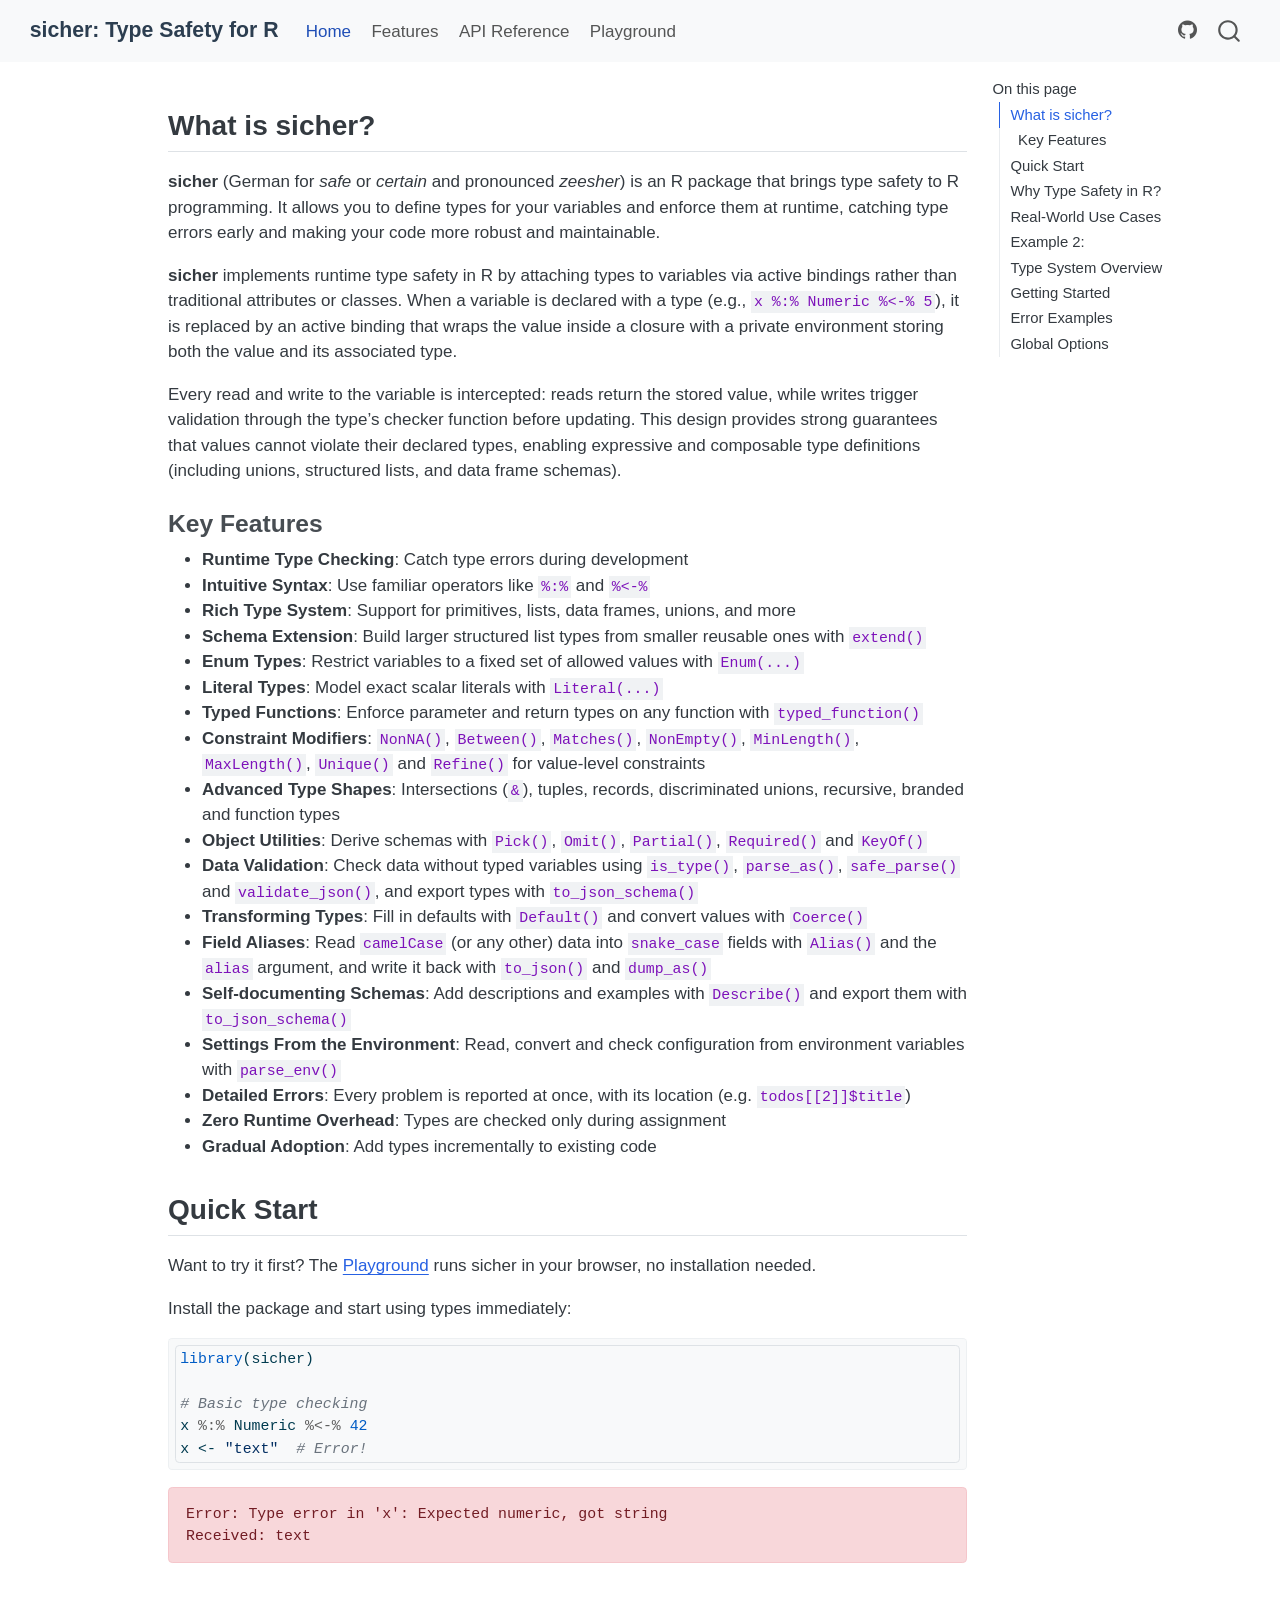
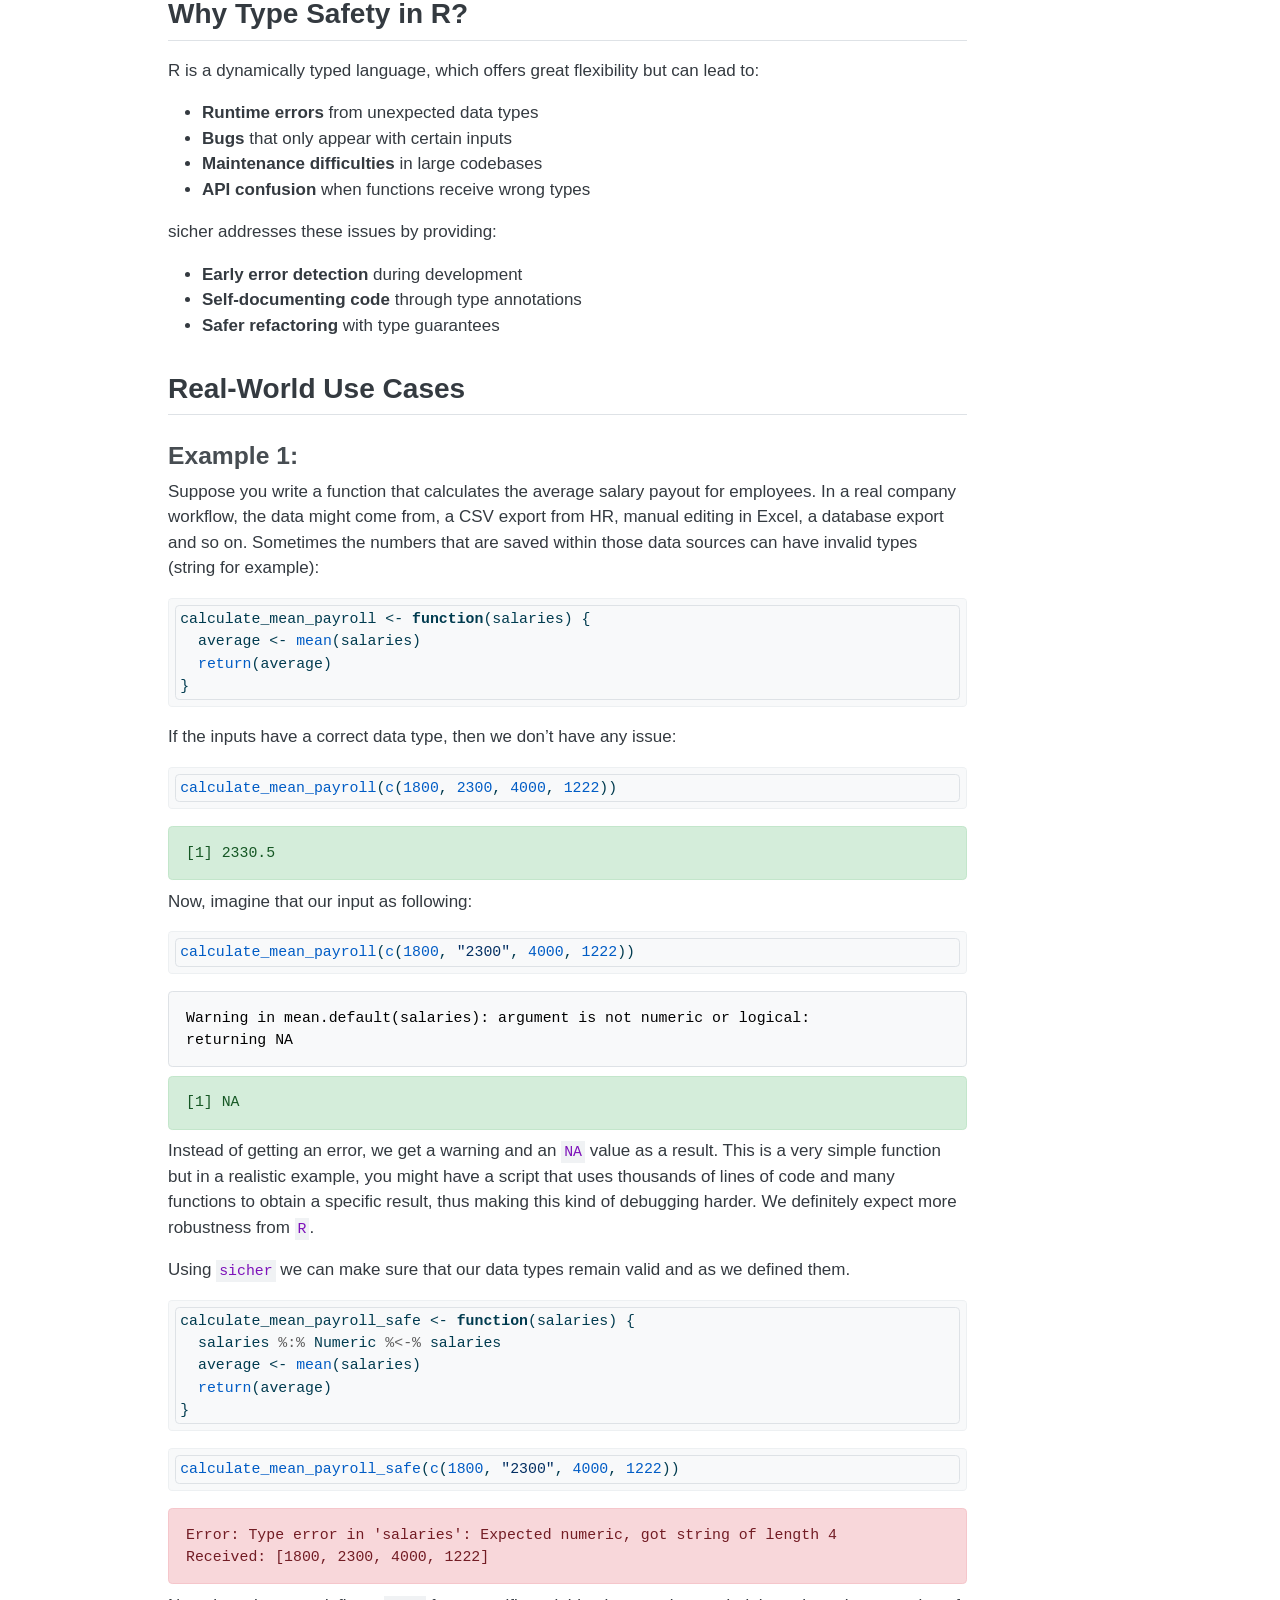
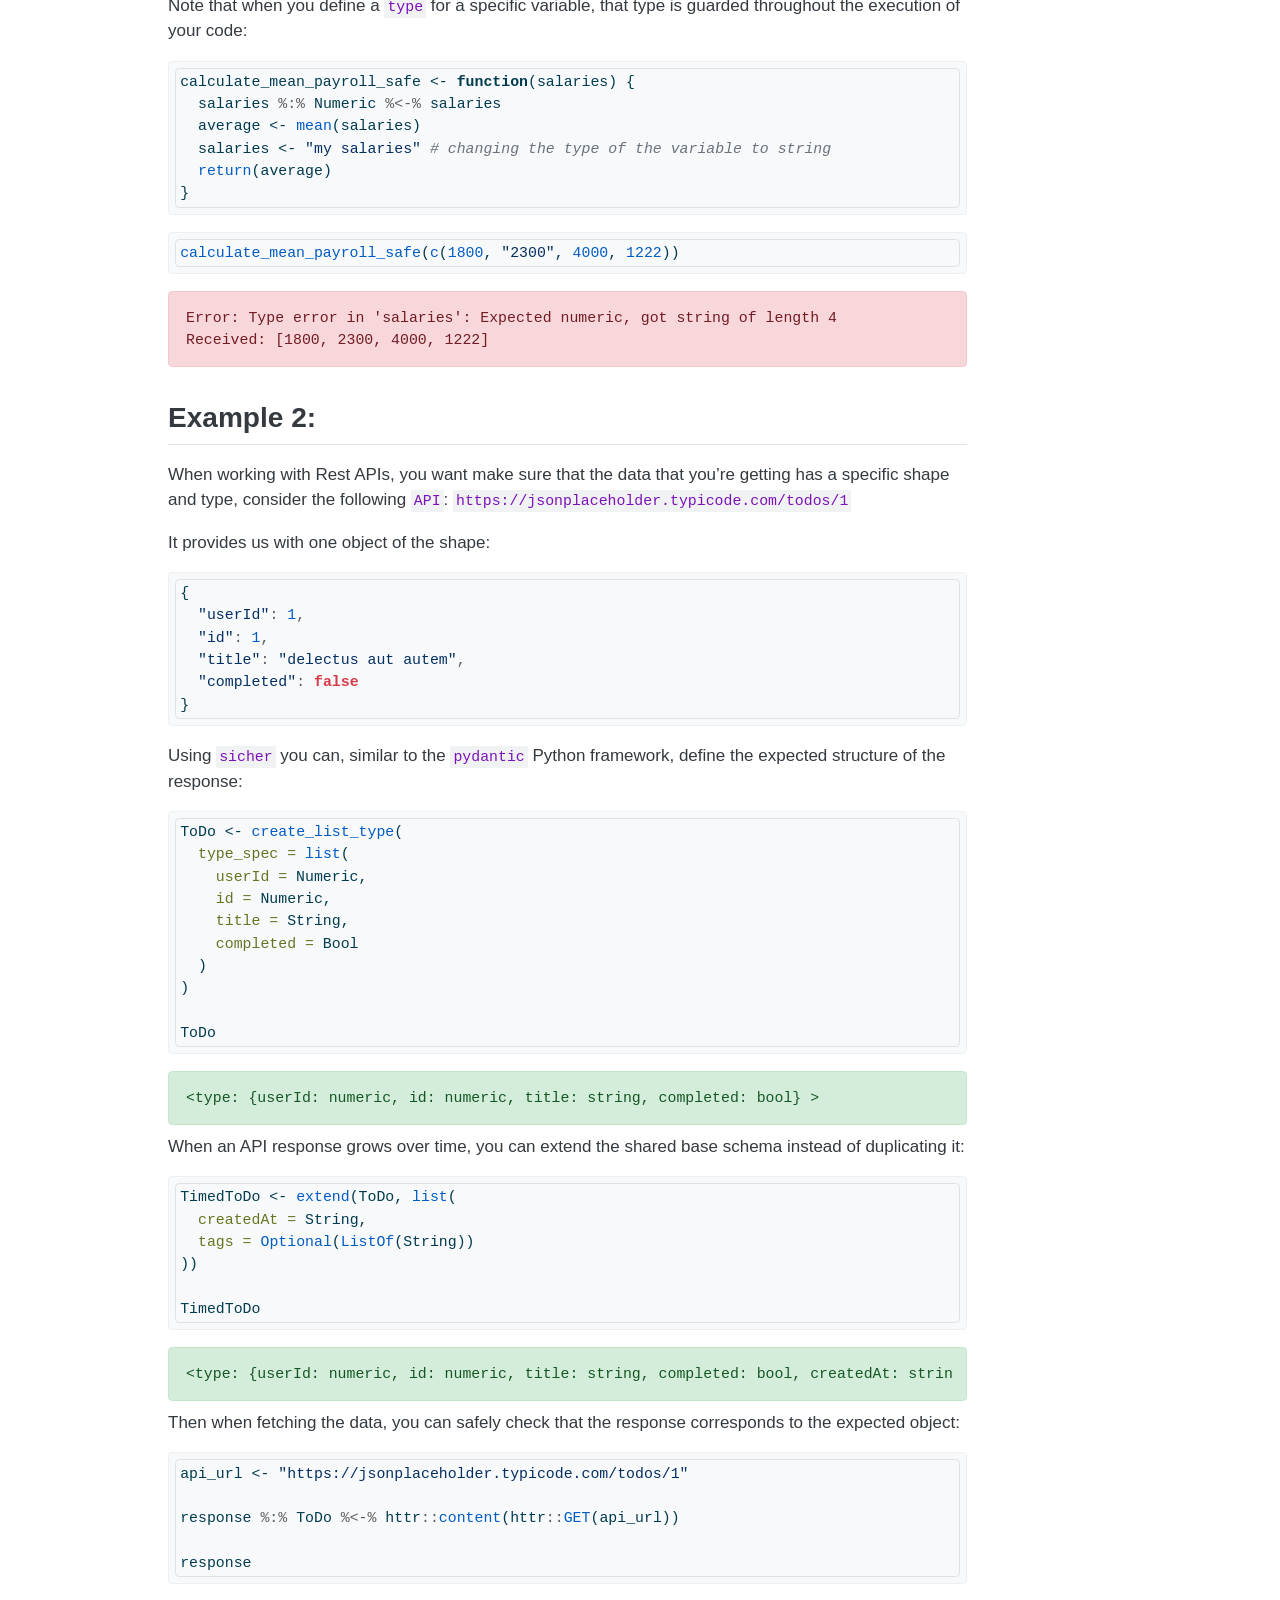
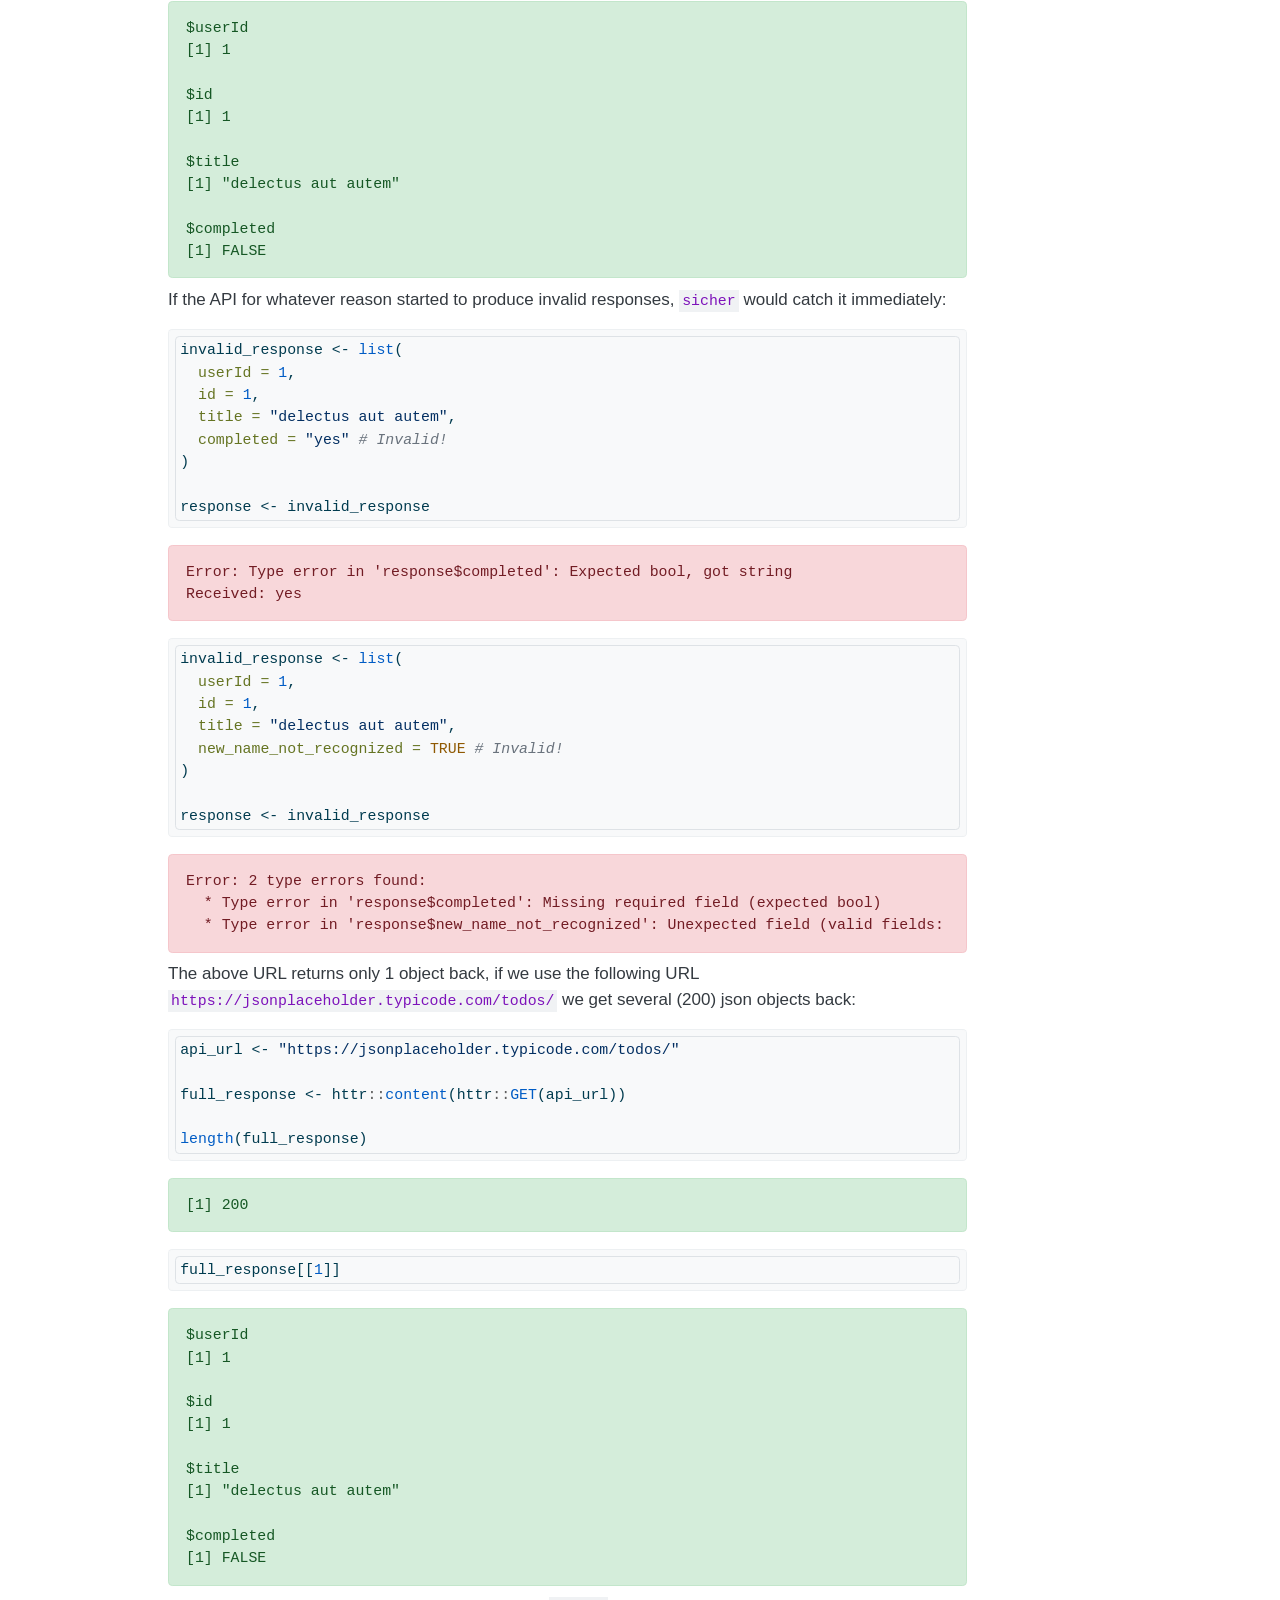
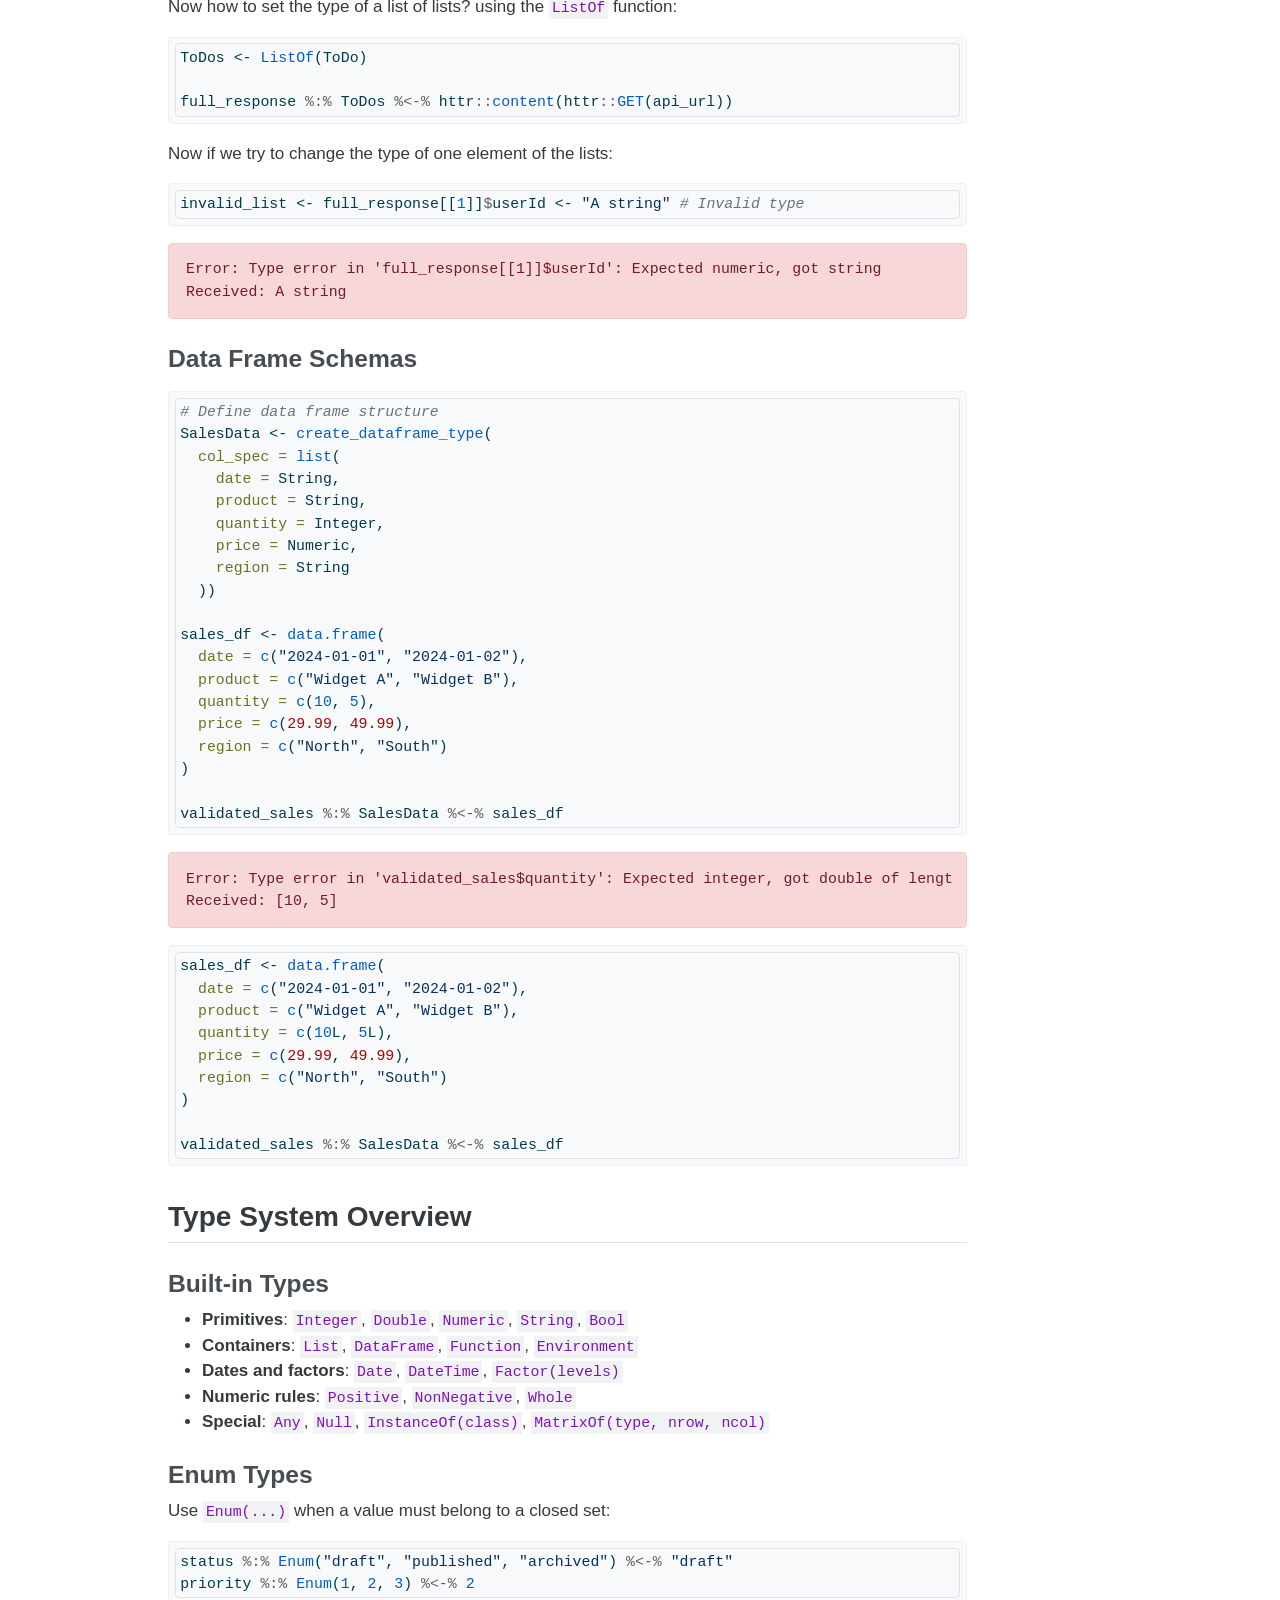
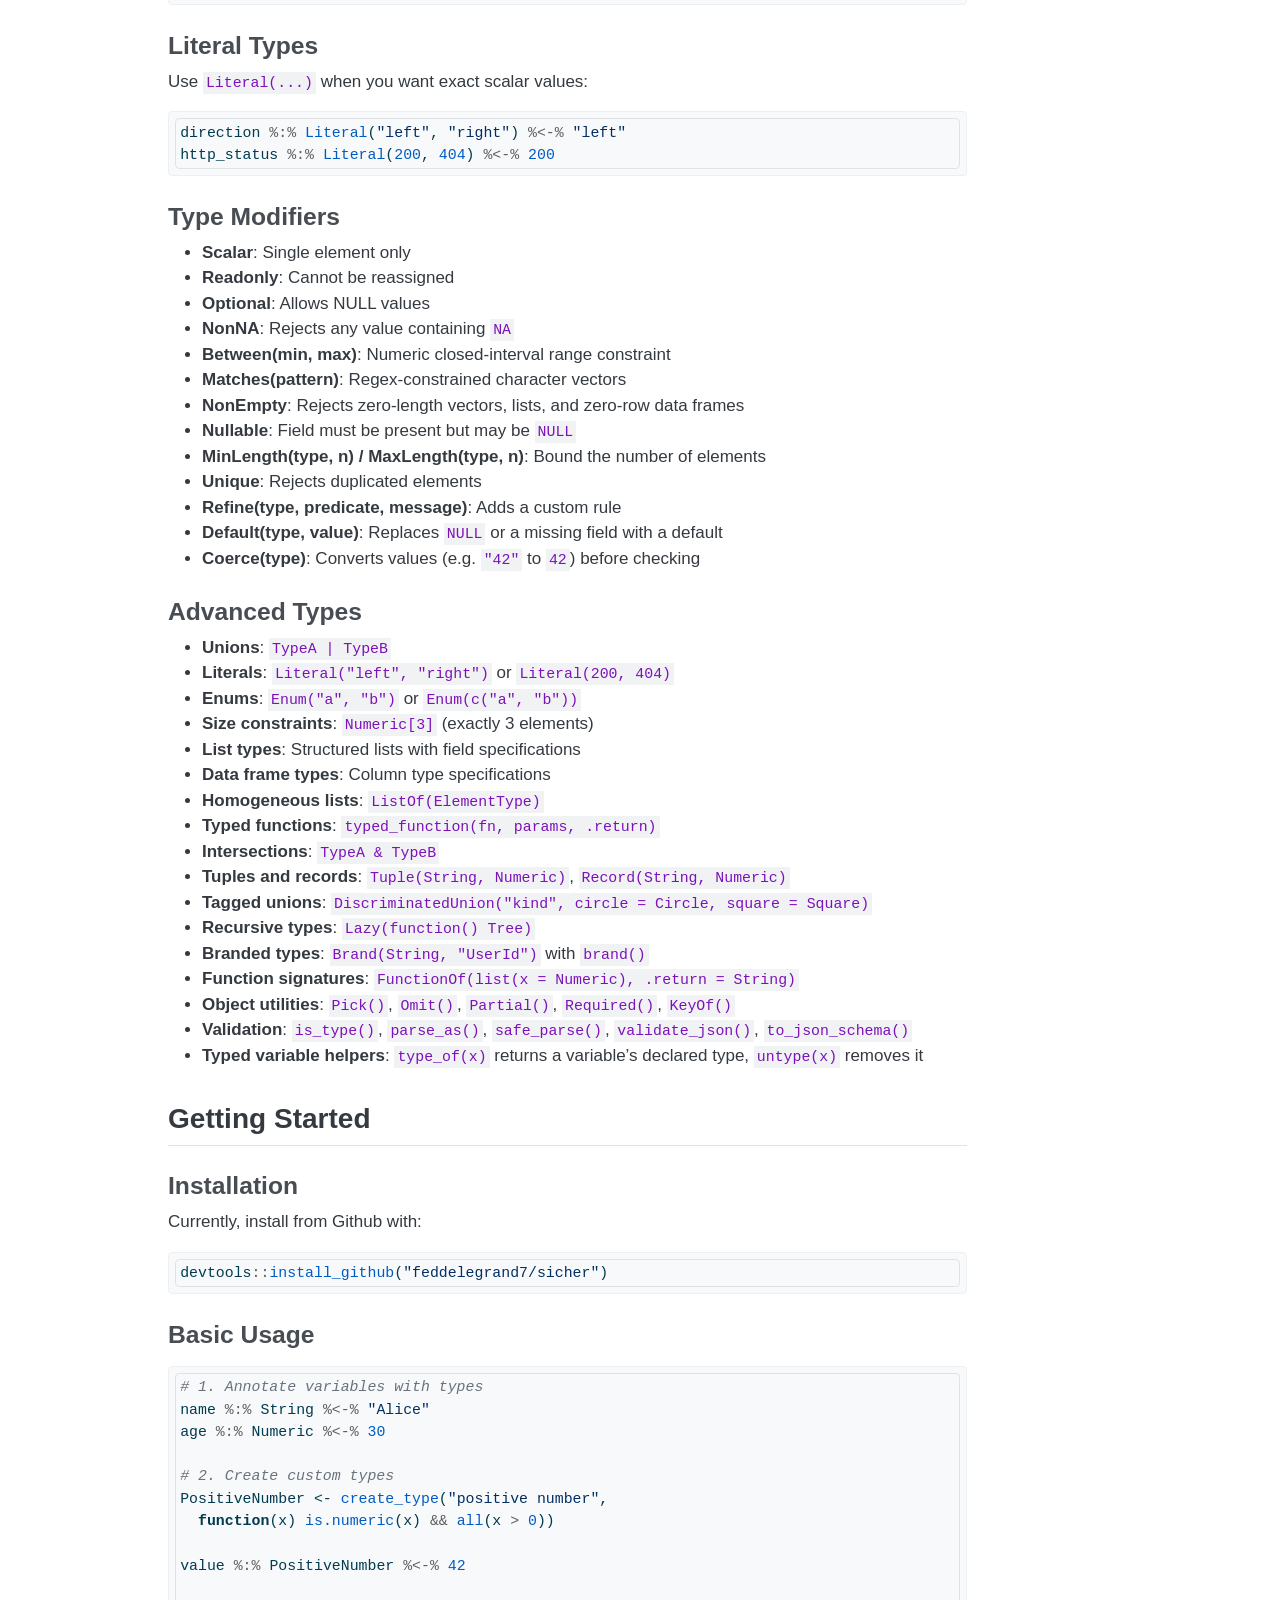
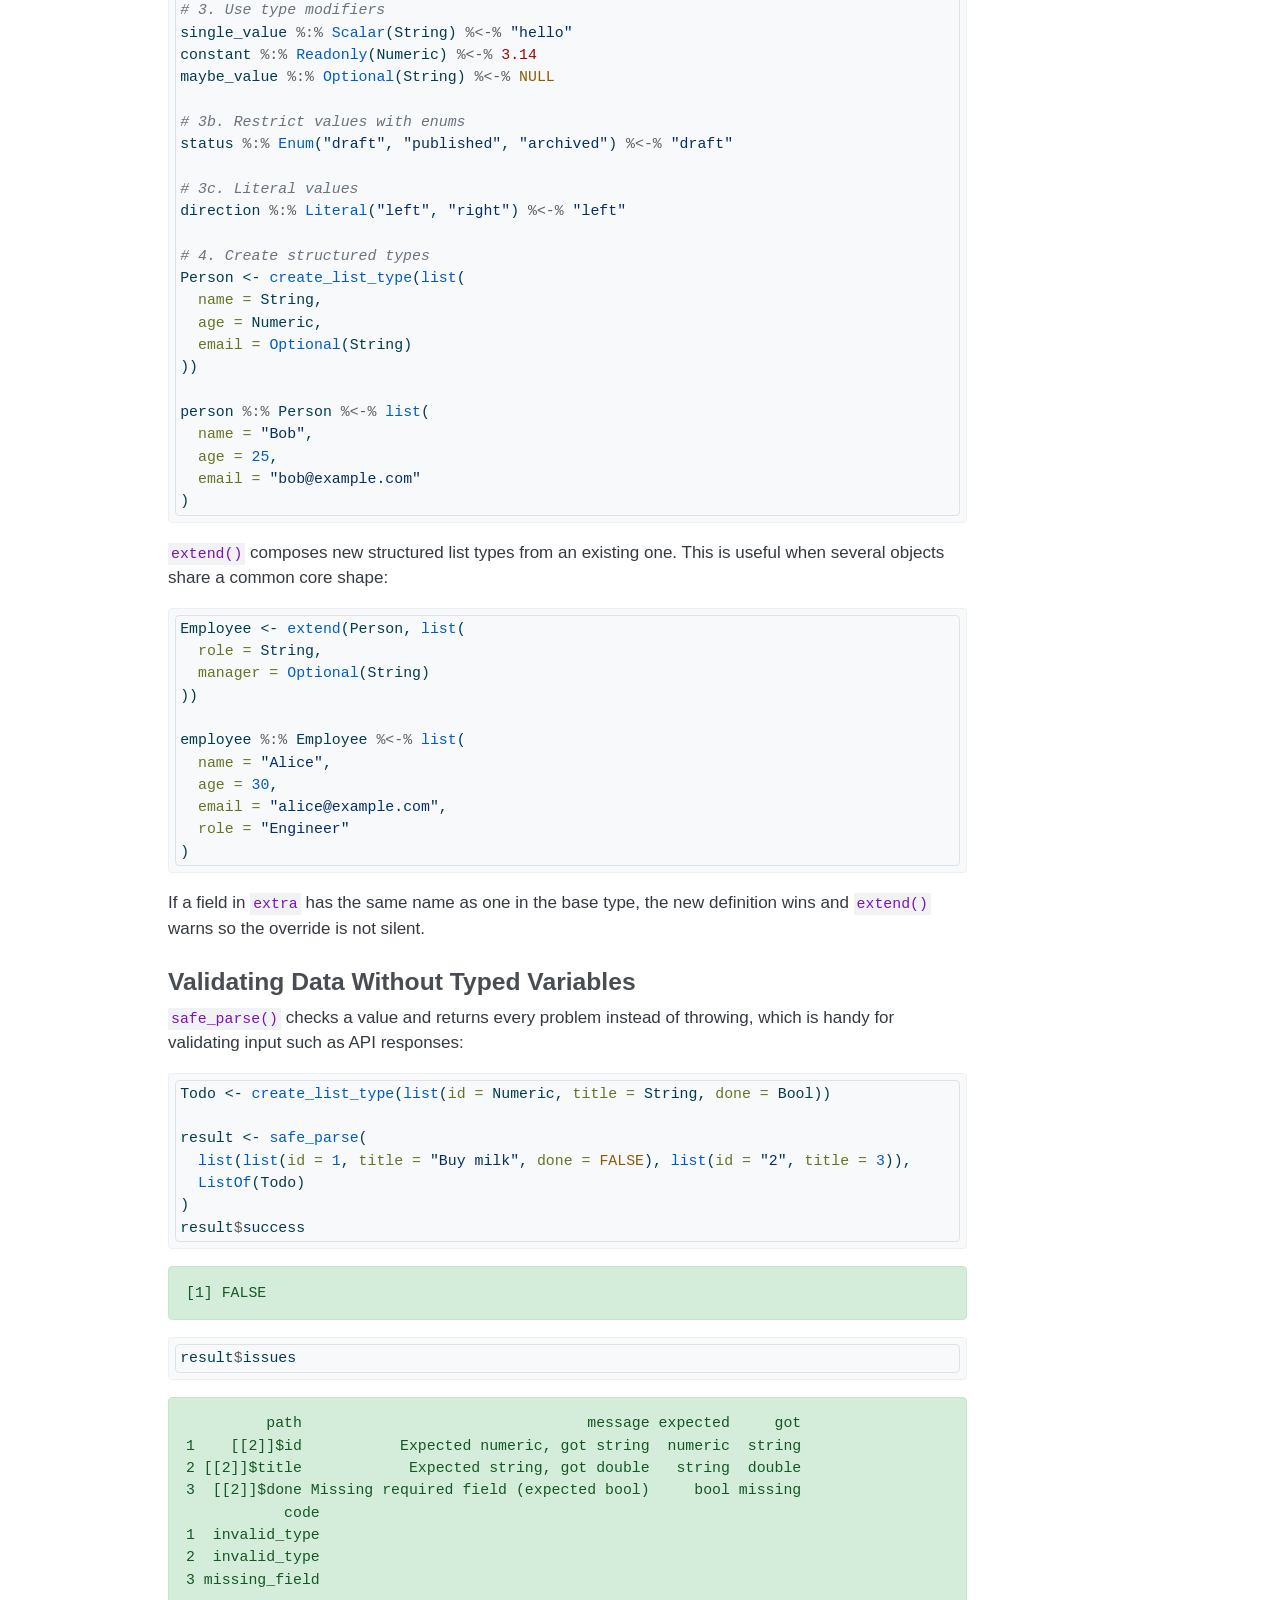
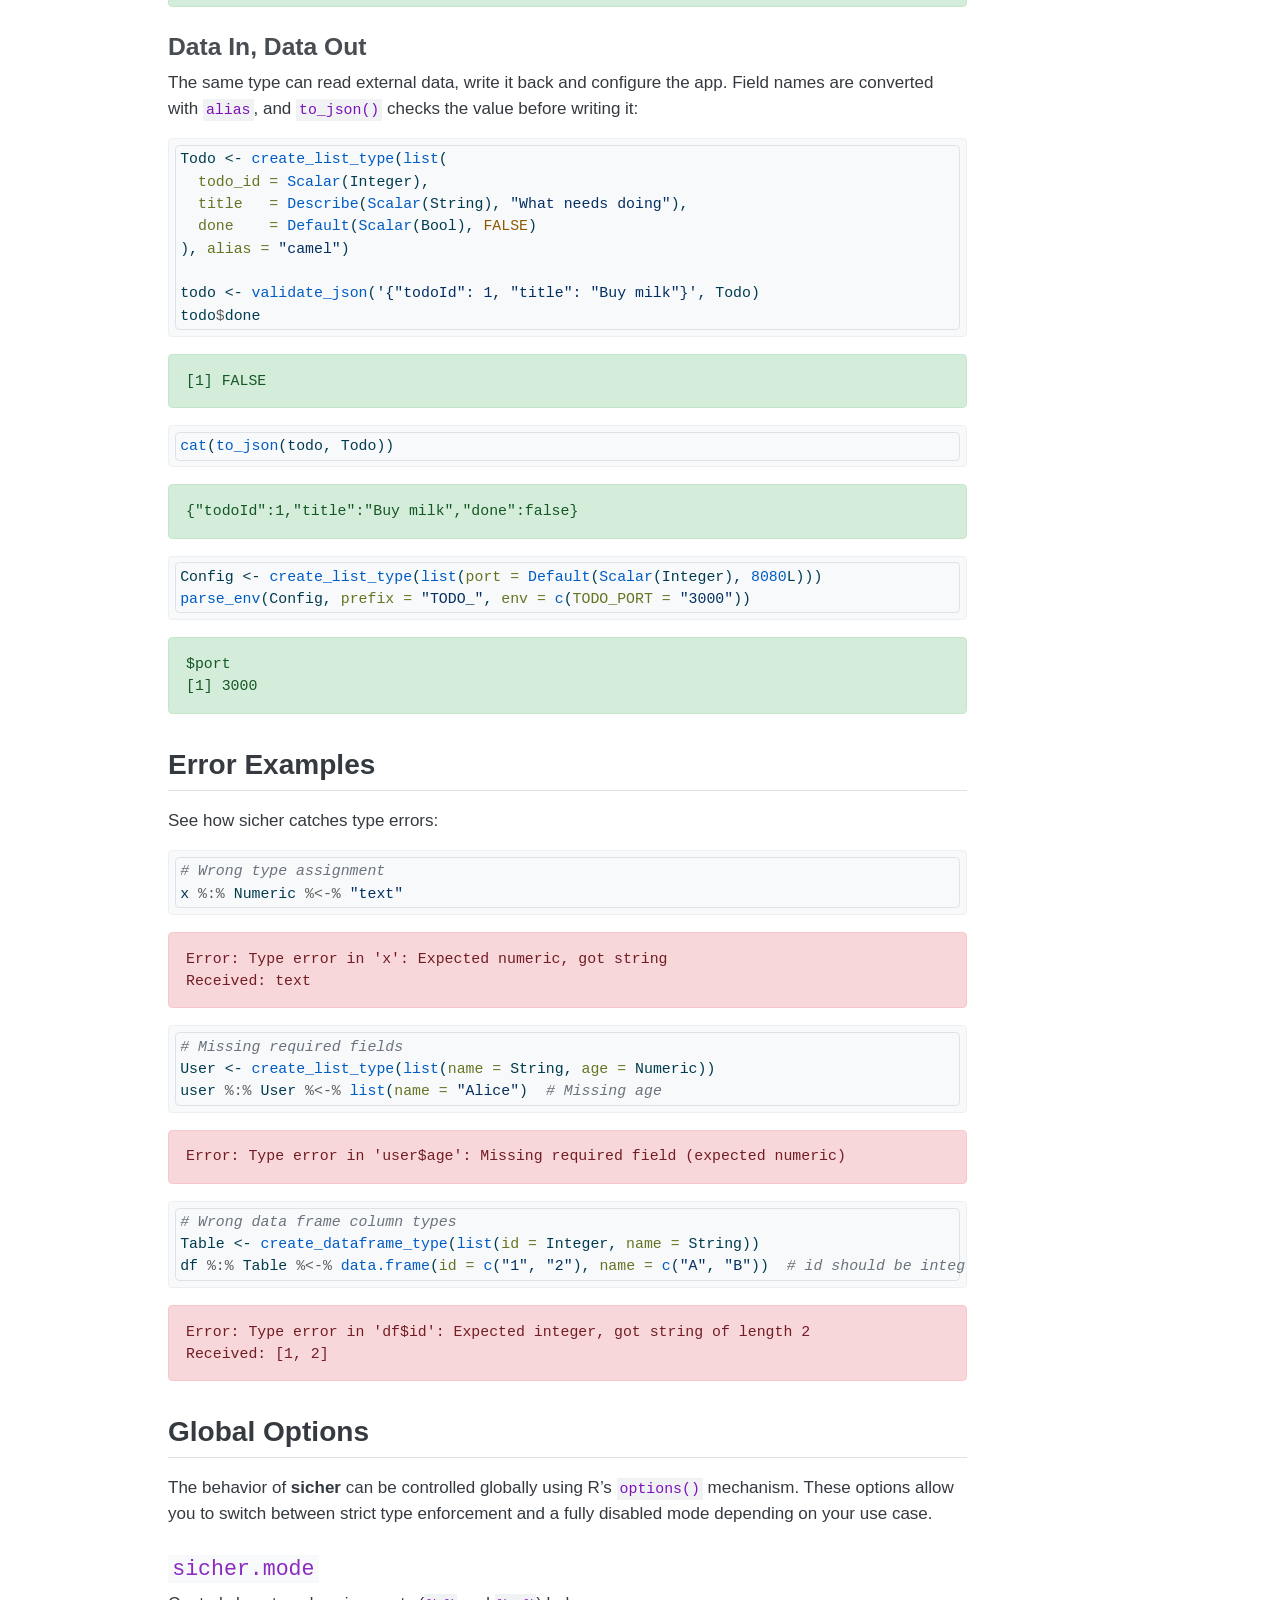
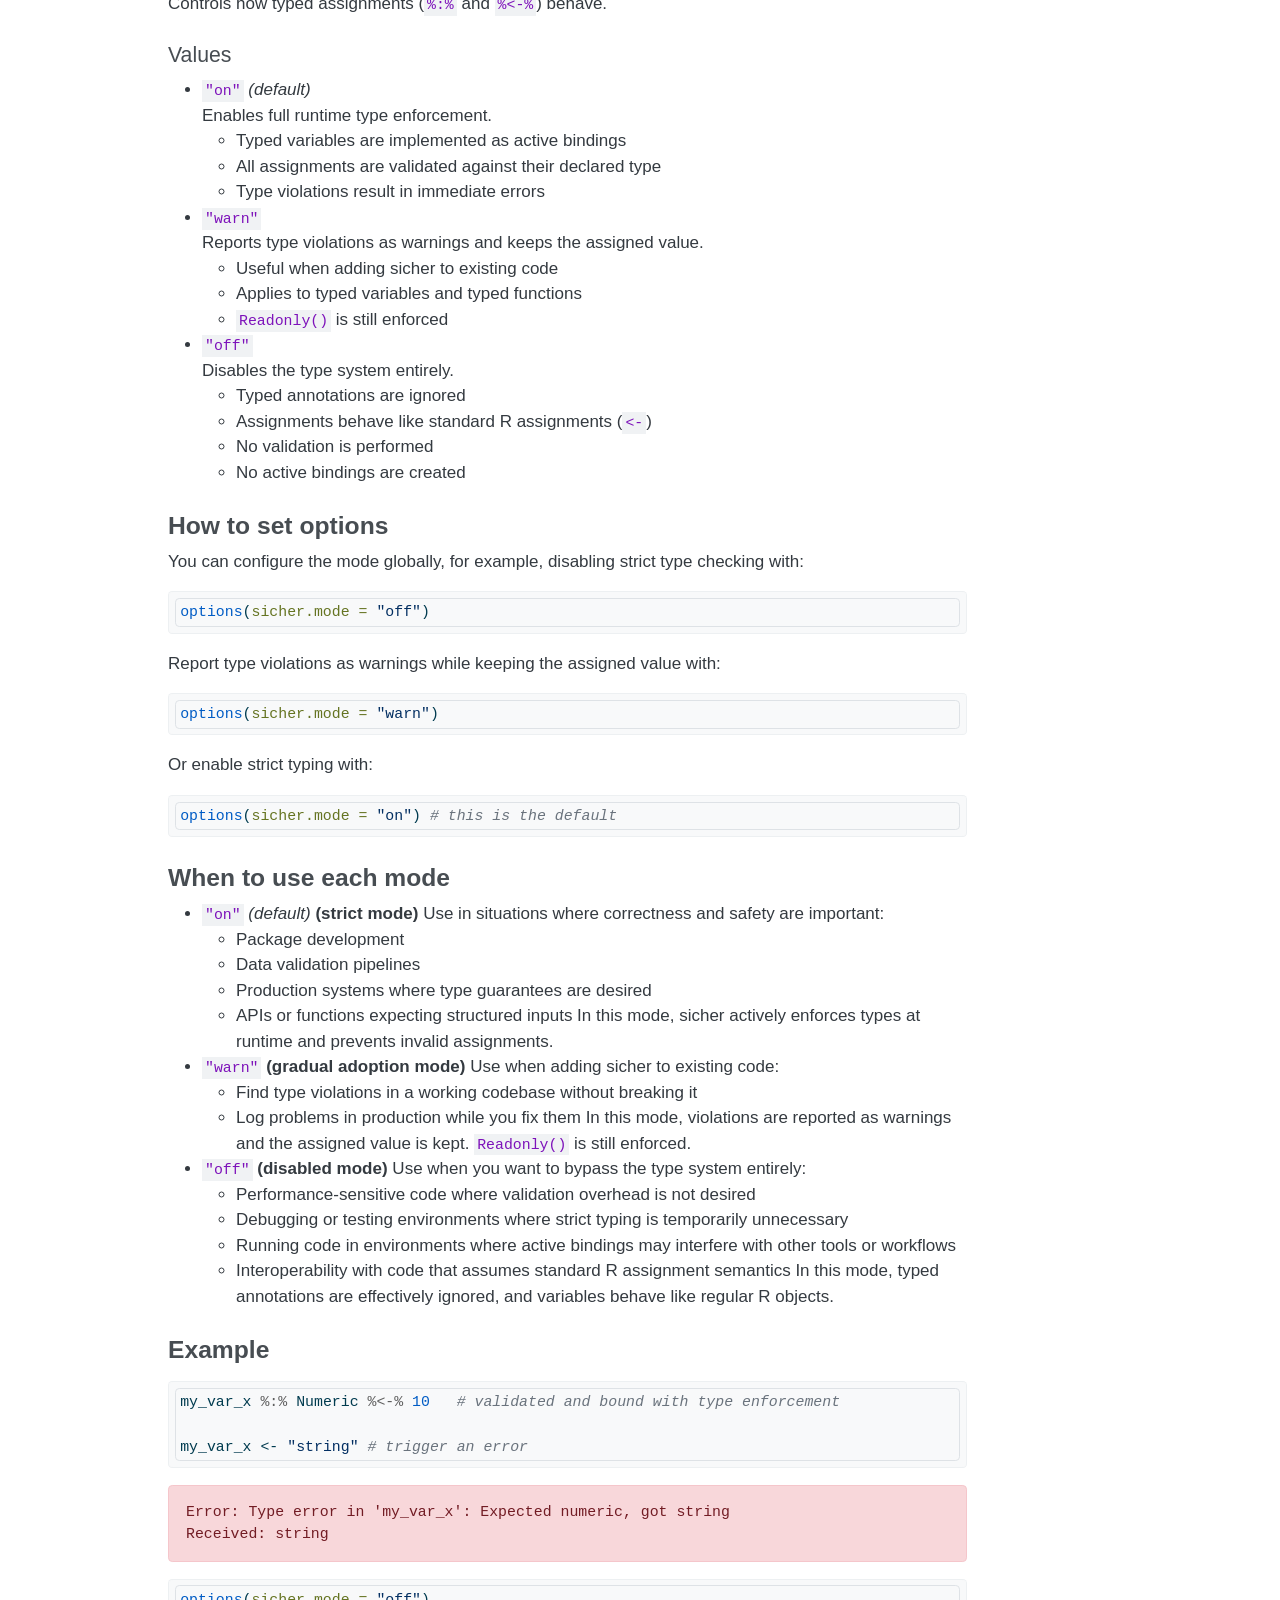
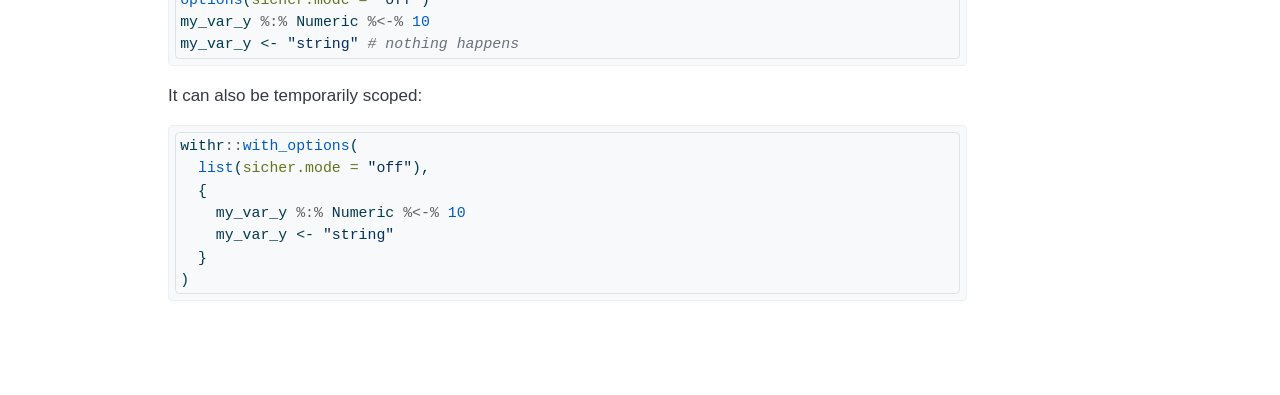
<file: docs/index.html>
<!DOCTYPE html>
<html xmlns="http://www.w3.org/1999/xhtml" lang="en" xml:lang="en"><head>

<meta charset="utf-8">
<meta name="generator" content="quarto-1.8.27">

<meta name="viewport" content="width=device-width, initial-scale=1.0, user-scalable=yes">


<title>sicher: Type Safety for R</title>
<style>
code{white-space: pre-wrap;}
span.smallcaps{font-variant: small-caps;}
div.columns{display: flex; gap: min(4vw, 1.5em);}
div.column{flex: auto; overflow-x: auto;}
div.hanging-indent{margin-left: 1.5em; text-indent: -1.5em;}
ul.task-list{list-style: none;}
ul.task-list li input[type="checkbox"] {
  width: 0.8em;
  margin: 0 0.8em 0.2em -1em; /* quarto-specific, see https://github.com/quarto-dev/quarto-cli/issues/4556 */ 
  vertical-align: middle;
}
/* CSS for syntax highlighting */
html { -webkit-text-size-adjust: 100%; }
pre > code.sourceCode { white-space: pre; position: relative; }
pre > code.sourceCode > span { display: inline-block; line-height: 1.25; }
pre > code.sourceCode > span:empty { height: 1.2em; }
.sourceCode { overflow: visible; }
code.sourceCode > span { color: inherit; text-decoration: inherit; }
div.sourceCode { margin: 1em 0; }
pre.sourceCode { margin: 0; }
@media screen {
div.sourceCode { overflow: auto; }
}
@media print {
pre > code.sourceCode { white-space: pre-wrap; }
pre > code.sourceCode > span { text-indent: -5em; padding-left: 5em; }
}
pre.numberSource code
  { counter-reset: source-line 0; }
pre.numberSource code > span
  { position: relative; left: -4em; counter-increment: source-line; }
pre.numberSource code > span > a:first-child::before
  { content: counter(source-line);
    position: relative; left: -1em; text-align: right; vertical-align: baseline;
    border: none; display: inline-block;
    -webkit-touch-callout: none; -webkit-user-select: none;
    -khtml-user-select: none; -moz-user-select: none;
    -ms-user-select: none; user-select: none;
    padding: 0 4px; width: 4em;
  }
pre.numberSource { margin-left: 3em;  padding-left: 4px; }
div.sourceCode
  {   }
@media screen {
pre > code.sourceCode > span > a:first-child::before { text-decoration: underline; }
}
</style>


<script src="site_libs/quarto-nav/quarto-nav.js"></script>
<script src="site_libs/quarto-nav/headroom.min.js"></script>
<script src="site_libs/clipboard/clipboard.min.js"></script>
<script src="site_libs/quarto-search/autocomplete.umd.js"></script>
<script src="site_libs/quarto-search/fuse.min.js"></script>
<script src="site_libs/quarto-search/quarto-search.js"></script>
<meta name="quarto:offset" content="./">
<script src="site_libs/quarto-html/quarto.js" type="module"></script>
<script src="site_libs/quarto-html/tabsets/tabsets.js" type="module"></script>
<script src="site_libs/quarto-html/axe/axe-check.js" type="module"></script>
<script src="site_libs/quarto-html/popper.min.js"></script>
<script src="site_libs/quarto-html/tippy.umd.min.js"></script>
<script src="site_libs/quarto-html/anchor.min.js"></script>
<link href="site_libs/quarto-html/tippy.css" rel="stylesheet">
<link href="site_libs/quarto-html/quarto-syntax-highlighting-ed96de9b727972fe78a7b5d16c58bf87.css" rel="stylesheet" id="quarto-text-highlighting-styles">
<script src="site_libs/bootstrap/bootstrap.min.js"></script>
<link href="site_libs/bootstrap/bootstrap-icons.css" rel="stylesheet">
<link href="site_libs/bootstrap/bootstrap-5b4ad623e5705c0698d39aec6f10cf02.min.css" rel="stylesheet" append-hash="true" id="quarto-bootstrap" data-mode="light">
<script id="quarto-search-options" type="application/json">{
  "location": "navbar",
  "copy-button": false,
  "collapse-after": 3,
  "panel-placement": "end",
  "type": "overlay",
  "limit": 50,
  "keyboard-shortcut": [
    "f",
    "/",
    "s"
  ],
  "show-item-context": false,
  "language": {
    "search-no-results-text": "No results",
    "search-matching-documents-text": "matching documents",
    "search-copy-link-title": "Copy link to search",
    "search-hide-matches-text": "Hide additional matches",
    "search-more-match-text": "more match in this document",
    "search-more-matches-text": "more matches in this document",
    "search-clear-button-title": "Clear",
    "search-text-placeholder": "",
    "search-detached-cancel-button-title": "Cancel",
    "search-submit-button-title": "Submit",
    "search-label": "Search"
  }
}</script>


<link rel="stylesheet" href="styles.css">
</head>

<body class="nav-fixed quarto-light">

<div id="quarto-search-results"></div>
  <header id="quarto-header" class="headroom fixed-top">
    <nav class="navbar navbar-expand-lg " data-bs-theme="dark">
      <div class="navbar-container container-fluid">
      <div class="navbar-brand-container mx-auto">
    <a class="navbar-brand" href="./index.html">
    <span class="navbar-title">sicher: Type Safety for R</span>
    </a>
  </div>
            <div id="quarto-search" class="" title="Search"></div>
          <button class="navbar-toggler" type="button" data-bs-toggle="collapse" data-bs-target="#navbarCollapse" aria-controls="navbarCollapse" role="menu" aria-expanded="false" aria-label="Toggle navigation" onclick="if (window.quartoToggleHeadroom) { window.quartoToggleHeadroom(); }">
  <span class="navbar-toggler-icon"></span>
</button>
          <div class="collapse navbar-collapse" id="navbarCollapse">
            <ul class="navbar-nav navbar-nav-scroll me-auto">
  <li class="nav-item">
    <a class="nav-link active" href="./index.html" aria-current="page"> 
<span class="menu-text">Home</span></a>
  </li>  
  <li class="nav-item">
    <a class="nav-link" href="./features.html"> 
<span class="menu-text">Features</span></a>
  </li>  
  <li class="nav-item">
    <a class="nav-link" href="./api.html"> 
<span class="menu-text">API Reference</span></a>
  </li>  
  <li class="nav-item">
    <a class="nav-link" href="./playground.html"> 
<span class="menu-text">Playground</span></a>
  </li>  
</ul>
            <ul class="navbar-nav navbar-nav-scroll ms-auto">
  <li class="nav-item compact">
    <a class="nav-link" href="https://github.com/feddelegrand7/sicher"> <i class="bi bi-github" role="img">
</i> 
<span class="menu-text"></span></a>
  </li>  
</ul>
          </div> <!-- /navcollapse -->
            <div class="quarto-navbar-tools">
</div>
      </div> <!-- /container-fluid -->
    </nav>
</header>
<!-- content -->
<div id="quarto-content" class="quarto-container page-columns page-rows-contents page-layout-article page-navbar">
<!-- sidebar -->
<!-- margin-sidebar -->
    <div id="quarto-margin-sidebar" class="sidebar margin-sidebar">
        <nav id="TOC" role="doc-toc" class="toc-active">
    <h2 id="toc-title">On this page</h2>
   
  <ul>
  <li><a href="#what-is-sicher" id="toc-what-is-sicher" class="nav-link active" data-scroll-target="#what-is-sicher">What is sicher?</a>
  <ul class="collapse">
  <li><a href="#key-features" id="toc-key-features" class="nav-link" data-scroll-target="#key-features">Key Features</a></li>
  </ul></li>
  <li><a href="#quick-start" id="toc-quick-start" class="nav-link" data-scroll-target="#quick-start">Quick Start</a></li>
  <li><a href="#why-type-safety-in-r" id="toc-why-type-safety-in-r" class="nav-link" data-scroll-target="#why-type-safety-in-r">Why Type Safety in R?</a></li>
  <li><a href="#real-world-use-cases" id="toc-real-world-use-cases" class="nav-link" data-scroll-target="#real-world-use-cases">Real-World Use Cases</a>
  <ul class="collapse">
  <li><a href="#example-1" id="toc-example-1" class="nav-link" data-scroll-target="#example-1">Example 1:</a></li>
  </ul></li>
  <li><a href="#example-2" id="toc-example-2" class="nav-link" data-scroll-target="#example-2">Example 2:</a>
  <ul class="collapse">
  <li><a href="#data-frame-schemas" id="toc-data-frame-schemas" class="nav-link" data-scroll-target="#data-frame-schemas">Data Frame Schemas</a></li>
  </ul></li>
  <li><a href="#type-system-overview" id="toc-type-system-overview" class="nav-link" data-scroll-target="#type-system-overview">Type System Overview</a>
  <ul class="collapse">
  <li><a href="#built-in-types" id="toc-built-in-types" class="nav-link" data-scroll-target="#built-in-types">Built-in Types</a></li>
  <li><a href="#enum-types" id="toc-enum-types" class="nav-link" data-scroll-target="#enum-types">Enum Types</a></li>
  <li><a href="#literal-types" id="toc-literal-types" class="nav-link" data-scroll-target="#literal-types">Literal Types</a></li>
  <li><a href="#type-modifiers" id="toc-type-modifiers" class="nav-link" data-scroll-target="#type-modifiers">Type Modifiers</a></li>
  <li><a href="#advanced-types" id="toc-advanced-types" class="nav-link" data-scroll-target="#advanced-types">Advanced Types</a></li>
  </ul></li>
  <li><a href="#getting-started" id="toc-getting-started" class="nav-link" data-scroll-target="#getting-started">Getting Started</a>
  <ul class="collapse">
  <li><a href="#installation" id="toc-installation" class="nav-link" data-scroll-target="#installation">Installation</a></li>
  <li><a href="#basic-usage" id="toc-basic-usage" class="nav-link" data-scroll-target="#basic-usage">Basic Usage</a></li>
  <li><a href="#validating-data-without-typed-variables" id="toc-validating-data-without-typed-variables" class="nav-link" data-scroll-target="#validating-data-without-typed-variables">Validating Data Without Typed Variables</a></li>
  <li><a href="#data-in-data-out" id="toc-data-in-data-out" class="nav-link" data-scroll-target="#data-in-data-out">Data In, Data Out</a></li>
  </ul></li>
  <li><a href="#error-examples" id="toc-error-examples" class="nav-link" data-scroll-target="#error-examples">Error Examples</a></li>
  <li><a href="#global-options" id="toc-global-options" class="nav-link" data-scroll-target="#global-options">Global Options</a>
  <ul class="collapse">
  <li><a href="#sicher.mode" id="toc-sicher.mode" class="nav-link" data-scroll-target="#sicher.mode"><code>sicher.mode</code></a></li>
  <li><a href="#how-to-set-options" id="toc-how-to-set-options" class="nav-link" data-scroll-target="#how-to-set-options">How to set options</a></li>
  <li><a href="#when-to-use-each-mode" id="toc-when-to-use-each-mode" class="nav-link" data-scroll-target="#when-to-use-each-mode">When to use each mode</a></li>
  <li><a href="#example" id="toc-example" class="nav-link" data-scroll-target="#example">Example</a></li>
  </ul></li>
  </ul>
</nav>
    </div>
<!-- main -->
<main class="content" id="quarto-document-content"><header id="title-block-header" class="quarto-title-block"></header>




<section id="what-is-sicher" class="level2">
<h2 class="anchored" data-anchor-id="what-is-sicher">What is sicher?</h2>
<p><strong>sicher</strong> (German for <em>safe</em> or <em>certain</em> and pronounced <em>zeesher</em>) is an R package that brings type safety to R programming. It allows you to define types for your variables and enforce them at runtime, catching type errors early and making your code more robust and maintainable.</p>
<p><strong>sicher</strong> implements runtime type safety in R by attaching types to variables via active bindings rather than traditional attributes or classes. When a variable is declared with a type (e.g., <code>x %:% Numeric %&lt;-% 5</code>), it is replaced by an active binding that wraps the value inside a closure with a private environment storing both the value and its associated type.</p>
<p>Every read and write to the variable is intercepted: reads return the stored value, while writes trigger validation through the type’s checker function before updating. This design provides strong guarantees that values cannot violate their declared types, enabling expressive and composable type definitions (including unions, structured lists, and data frame schemas).</p>
<section id="key-features" class="level3">
<h3 class="anchored" data-anchor-id="key-features">Key Features</h3>
<ul>
<li><strong>Runtime Type Checking</strong>: Catch type errors during development</li>
<li><strong>Intuitive Syntax</strong>: Use familiar operators like <code>%:%</code> and <code>%&lt;-%</code></li>
<li><strong>Rich Type System</strong>: Support for primitives, lists, data frames, unions, and more</li>
<li><strong>Schema Extension</strong>: Build larger structured list types from smaller reusable ones with <code>extend()</code></li>
<li><strong>Enum Types</strong>: Restrict variables to a fixed set of allowed values with <code>Enum(...)</code></li>
<li><strong>Literal Types</strong>: Model exact scalar literals with <code>Literal(...)</code></li>
<li><strong>Typed Functions</strong>: Enforce parameter and return types on any function with <code>typed_function()</code></li>
<li><strong>Constraint Modifiers</strong>: <code>NonNA()</code>, <code>Between()</code>, <code>Matches()</code>, <code>NonEmpty()</code>, <code>MinLength()</code>, <code>MaxLength()</code>, <code>Unique()</code> and <code>Refine()</code> for value-level constraints</li>
<li><strong>Advanced Type Shapes</strong>: Intersections (<code>&amp;</code>), tuples, records, discriminated unions, recursive, branded and function types</li>
<li><strong>Object Utilities</strong>: Derive schemas with <code>Pick()</code>, <code>Omit()</code>, <code>Partial()</code>, <code>Required()</code> and <code>KeyOf()</code></li>
<li><strong>Data Validation</strong>: Check data without typed variables using <code>is_type()</code>, <code>parse_as()</code>, <code>safe_parse()</code> and <code>validate_json()</code>, and export types with <code>to_json_schema()</code></li>
<li><strong>Transforming Types</strong>: Fill in defaults with <code>Default()</code> and convert values with <code>Coerce()</code></li>
<li><strong>Field Aliases</strong>: Read <code>camelCase</code> (or any other) data into <code>snake_case</code> fields with <code>Alias()</code> and the <code>alias</code> argument, and write it back with <code>to_json()</code> and <code>dump_as()</code></li>
<li><strong>Self-documenting Schemas</strong>: Add descriptions and examples with <code>Describe()</code> and export them with <code>to_json_schema()</code></li>
<li><strong>Settings From the Environment</strong>: Read, convert and check configuration from environment variables with <code>parse_env()</code></li>
<li><strong>Detailed Errors</strong>: Every problem is reported at once, with its location (e.g.&nbsp;<code>todos[[2]]$title</code>)</li>
<li><strong>Zero Runtime Overhead</strong>: Types are checked only during assignment</li>
<li><strong>Gradual Adoption</strong>: Add types incrementally to existing code</li>
</ul>
</section>
</section>
<section id="quick-start" class="level2">
<h2 class="anchored" data-anchor-id="quick-start">Quick Start</h2>
<p>Want to try it first? The <a href="./playground.html">Playground</a> runs sicher in your browser, no installation needed.</p>
<p>Install the package and start using types immediately:</p>
<div class="cell">
<div class="code-copy-outer-scaffold"><div class="sourceCode cell-code" id="cb1"><pre class="sourceCode r code-with-copy"><code class="sourceCode r"><span id="cb1-1"><a href="#cb1-1" aria-hidden="true" tabindex="-1"></a><span class="fu">library</span>(sicher)</span>
<span id="cb1-2"><a href="#cb1-2" aria-hidden="true" tabindex="-1"></a></span>
<span id="cb1-3"><a href="#cb1-3" aria-hidden="true" tabindex="-1"></a><span class="co"># Basic type checking</span></span>
<span id="cb1-4"><a href="#cb1-4" aria-hidden="true" tabindex="-1"></a>x <span class="sc">%:%</span> Numeric <span class="sc">%&lt;-%</span> <span class="dv">42</span></span>
<span id="cb1-5"><a href="#cb1-5" aria-hidden="true" tabindex="-1"></a>x <span class="ot">&lt;-</span> <span class="st">"text"</span>  <span class="co"># Error!</span></span></code></pre></div><button title="Copy to Clipboard" class="code-copy-button"><i class="bi"></i></button></div>
<div class="cell-output cell-output-error">
<pre><code>Error: Type error in 'x': Expected numeric, got string
Received: text</code></pre>
</div>
</div>
</section>
<section id="why-type-safety-in-r" class="level2">
<h2 class="anchored" data-anchor-id="why-type-safety-in-r">Why Type Safety in R?</h2>
<p>R is a dynamically typed language, which offers great flexibility but can lead to:</p>
<ul>
<li><strong>Runtime errors</strong> from unexpected data types</li>
<li><strong>Bugs</strong> that only appear with certain inputs</li>
<li><strong>Maintenance difficulties</strong> in large codebases</li>
<li><strong>API confusion</strong> when functions receive wrong types</li>
</ul>
<p>sicher addresses these issues by providing:</p>
<ul>
<li><strong>Early error detection</strong> during development</li>
<li><strong>Self-documenting code</strong> through type annotations</li>
<li><strong>Safer refactoring</strong> with type guarantees</li>
</ul>
</section>
<section id="real-world-use-cases" class="level2">
<h2 class="anchored" data-anchor-id="real-world-use-cases">Real-World Use Cases</h2>
<section id="example-1" class="level3">
<h3 class="anchored" data-anchor-id="example-1">Example 1:</h3>
<p>Suppose you write a function that calculates the average salary payout for employees. In a real company workflow, the data might come from, a CSV export from HR, manual editing in Excel, a database export and so on. Sometimes the numbers that are saved within those data sources can have invalid types (string for example):</p>
<div class="cell">
<div class="code-copy-outer-scaffold"><div class="sourceCode cell-code" id="cb3"><pre class="sourceCode r code-with-copy"><code class="sourceCode r"><span id="cb3-1"><a href="#cb3-1" aria-hidden="true" tabindex="-1"></a>calculate_mean_payroll <span class="ot">&lt;-</span> <span class="cf">function</span>(salaries) {</span>
<span id="cb3-2"><a href="#cb3-2" aria-hidden="true" tabindex="-1"></a>  average <span class="ot">&lt;-</span> <span class="fu">mean</span>(salaries)</span>
<span id="cb3-3"><a href="#cb3-3" aria-hidden="true" tabindex="-1"></a>  <span class="fu">return</span>(average)</span>
<span id="cb3-4"><a href="#cb3-4" aria-hidden="true" tabindex="-1"></a>}</span></code></pre></div><button title="Copy to Clipboard" class="code-copy-button"><i class="bi"></i></button></div>
</div>
<p>If the inputs have a correct data type, then we don’t have any issue:</p>
<div class="cell">
<div class="code-copy-outer-scaffold"><div class="sourceCode cell-code" id="cb4"><pre class="sourceCode r code-with-copy"><code class="sourceCode r"><span id="cb4-1"><a href="#cb4-1" aria-hidden="true" tabindex="-1"></a><span class="fu">calculate_mean_payroll</span>(<span class="fu">c</span>(<span class="dv">1800</span>, <span class="dv">2300</span>, <span class="dv">4000</span>, <span class="dv">1222</span>))</span></code></pre></div><button title="Copy to Clipboard" class="code-copy-button"><i class="bi"></i></button></div>
<div class="cell-output cell-output-stdout">
<pre><code>[1] 2330.5</code></pre>
</div>
</div>
<p>Now, imagine that our input as following:</p>
<div class="cell">
<div class="code-copy-outer-scaffold"><div class="sourceCode cell-code" id="cb6"><pre class="sourceCode r code-with-copy"><code class="sourceCode r"><span id="cb6-1"><a href="#cb6-1" aria-hidden="true" tabindex="-1"></a><span class="fu">calculate_mean_payroll</span>(<span class="fu">c</span>(<span class="dv">1800</span>, <span class="st">"2300"</span>, <span class="dv">4000</span>, <span class="dv">1222</span>))</span></code></pre></div><button title="Copy to Clipboard" class="code-copy-button"><i class="bi"></i></button></div>
<div class="cell-output cell-output-stderr">
<pre><code>Warning in mean.default(salaries): argument is not numeric or logical:
returning NA</code></pre>
</div>
<div class="cell-output cell-output-stdout">
<pre><code>[1] NA</code></pre>
</div>
</div>
<p>Instead of getting an error, we get a warning and an <code>NA</code> value as a result. This is a very simple function but in a realistic example, you might have a script that uses thousands of lines of code and many functions to obtain a specific result, thus making this kind of debugging harder. We definitely expect more robustness from <code>R</code>.</p>
<p>Using <code>sicher</code> we can make sure that our data types remain valid and as we defined them.</p>
<div class="cell">
<div class="code-copy-outer-scaffold"><div class="sourceCode cell-code" id="cb9"><pre class="sourceCode r code-with-copy"><code class="sourceCode r"><span id="cb9-1"><a href="#cb9-1" aria-hidden="true" tabindex="-1"></a>calculate_mean_payroll_safe <span class="ot">&lt;-</span> <span class="cf">function</span>(salaries) {</span>
<span id="cb9-2"><a href="#cb9-2" aria-hidden="true" tabindex="-1"></a>  salaries <span class="sc">%:%</span> Numeric <span class="sc">%&lt;-%</span> salaries</span>
<span id="cb9-3"><a href="#cb9-3" aria-hidden="true" tabindex="-1"></a>  average <span class="ot">&lt;-</span> <span class="fu">mean</span>(salaries)</span>
<span id="cb9-4"><a href="#cb9-4" aria-hidden="true" tabindex="-1"></a>  <span class="fu">return</span>(average)</span>
<span id="cb9-5"><a href="#cb9-5" aria-hidden="true" tabindex="-1"></a>}</span></code></pre></div><button title="Copy to Clipboard" class="code-copy-button"><i class="bi"></i></button></div>
</div>
<div class="cell">
<div class="code-copy-outer-scaffold"><div class="sourceCode cell-code" id="cb10"><pre class="sourceCode r code-with-copy"><code class="sourceCode r"><span id="cb10-1"><a href="#cb10-1" aria-hidden="true" tabindex="-1"></a><span class="fu">calculate_mean_payroll_safe</span>(<span class="fu">c</span>(<span class="dv">1800</span>, <span class="st">"2300"</span>, <span class="dv">4000</span>, <span class="dv">1222</span>))</span></code></pre></div><button title="Copy to Clipboard" class="code-copy-button"><i class="bi"></i></button></div>
<div class="cell-output cell-output-error">
<pre><code>Error: Type error in 'salaries': Expected numeric, got string of length 4
Received: [1800, 2300, 4000, 1222]</code></pre>
</div>
</div>
<p>Note that when you define a <code>type</code> for a specific variable, that type is guarded throughout the execution of your code:</p>
<div class="cell">
<div class="code-copy-outer-scaffold"><div class="sourceCode cell-code" id="cb12"><pre class="sourceCode r code-with-copy"><code class="sourceCode r"><span id="cb12-1"><a href="#cb12-1" aria-hidden="true" tabindex="-1"></a>calculate_mean_payroll_safe <span class="ot">&lt;-</span> <span class="cf">function</span>(salaries) {</span>
<span id="cb12-2"><a href="#cb12-2" aria-hidden="true" tabindex="-1"></a>  salaries <span class="sc">%:%</span> Numeric <span class="sc">%&lt;-%</span> salaries</span>
<span id="cb12-3"><a href="#cb12-3" aria-hidden="true" tabindex="-1"></a>  average <span class="ot">&lt;-</span> <span class="fu">mean</span>(salaries)</span>
<span id="cb12-4"><a href="#cb12-4" aria-hidden="true" tabindex="-1"></a>  salaries <span class="ot">&lt;-</span> <span class="st">"my salaries"</span> <span class="co"># changing the type of the variable to string</span></span>
<span id="cb12-5"><a href="#cb12-5" aria-hidden="true" tabindex="-1"></a>  <span class="fu">return</span>(average)</span>
<span id="cb12-6"><a href="#cb12-6" aria-hidden="true" tabindex="-1"></a>}</span></code></pre></div><button title="Copy to Clipboard" class="code-copy-button"><i class="bi"></i></button></div>
</div>
<div class="cell">
<div class="code-copy-outer-scaffold"><div class="sourceCode cell-code" id="cb13"><pre class="sourceCode r code-with-copy"><code class="sourceCode r"><span id="cb13-1"><a href="#cb13-1" aria-hidden="true" tabindex="-1"></a><span class="fu">calculate_mean_payroll_safe</span>(<span class="fu">c</span>(<span class="dv">1800</span>, <span class="st">"2300"</span>, <span class="dv">4000</span>, <span class="dv">1222</span>))</span></code></pre></div><button title="Copy to Clipboard" class="code-copy-button"><i class="bi"></i></button></div>
<div class="cell-output cell-output-error">
<pre><code>Error: Type error in 'salaries': Expected numeric, got string of length 4
Received: [1800, 2300, 4000, 1222]</code></pre>
</div>
</div>
</section>
</section>
<section id="example-2" class="level2">
<h2 class="anchored" data-anchor-id="example-2">Example 2:</h2>
<p>When working with Rest APIs, you want make sure that the data that you’re getting has a specific shape and type, consider the following <code>API</code>: <code>https://jsonplaceholder.typicode.com/todos/1</code></p>
<p>It provides us with one object of the shape:</p>
<div class="cell">
<div class="code-copy-outer-scaffold"><div class="sourceCode cell-code" id="cb15"><pre class="sourceCode js code-with-copy"><code class="sourceCode javascript"><span id="cb15-1"><a href="#cb15-1" aria-hidden="true" tabindex="-1"></a>{</span>
<span id="cb15-2"><a href="#cb15-2" aria-hidden="true" tabindex="-1"></a>  <span class="st">"userId"</span><span class="op">:</span> <span class="dv">1</span><span class="op">,</span></span>
<span id="cb15-3"><a href="#cb15-3" aria-hidden="true" tabindex="-1"></a>  <span class="st">"id"</span><span class="op">:</span> <span class="dv">1</span><span class="op">,</span></span>
<span id="cb15-4"><a href="#cb15-4" aria-hidden="true" tabindex="-1"></a>  <span class="st">"title"</span><span class="op">:</span> <span class="st">"delectus aut autem"</span><span class="op">,</span></span>
<span id="cb15-5"><a href="#cb15-5" aria-hidden="true" tabindex="-1"></a>  <span class="st">"completed"</span><span class="op">:</span> <span class="kw">false</span></span>
<span id="cb15-6"><a href="#cb15-6" aria-hidden="true" tabindex="-1"></a>}</span></code></pre></div><button title="Copy to Clipboard" class="code-copy-button"><i class="bi"></i></button></div>
<script>
{
  "userId": 1,
  "id": 1,
  "title": "delectus aut autem",
  "completed": false
}
</script>
</div>
<p>Using <code>sicher</code> you can, similar to the <code>pydantic</code> Python framework, define the expected structure of the response:</p>
<div class="cell">
<div class="code-copy-outer-scaffold"><div class="sourceCode cell-code" id="cb16"><pre class="sourceCode r code-with-copy"><code class="sourceCode r"><span id="cb16-1"><a href="#cb16-1" aria-hidden="true" tabindex="-1"></a>ToDo <span class="ot">&lt;-</span> <span class="fu">create_list_type</span>(</span>
<span id="cb16-2"><a href="#cb16-2" aria-hidden="true" tabindex="-1"></a>  <span class="at">type_spec =</span> <span class="fu">list</span>(</span>
<span id="cb16-3"><a href="#cb16-3" aria-hidden="true" tabindex="-1"></a>    <span class="at">userId =</span> Numeric,</span>
<span id="cb16-4"><a href="#cb16-4" aria-hidden="true" tabindex="-1"></a>    <span class="at">id =</span> Numeric,</span>
<span id="cb16-5"><a href="#cb16-5" aria-hidden="true" tabindex="-1"></a>    <span class="at">title =</span> String,</span>
<span id="cb16-6"><a href="#cb16-6" aria-hidden="true" tabindex="-1"></a>    <span class="at">completed =</span> Bool</span>
<span id="cb16-7"><a href="#cb16-7" aria-hidden="true" tabindex="-1"></a>  )</span>
<span id="cb16-8"><a href="#cb16-8" aria-hidden="true" tabindex="-1"></a>)</span>
<span id="cb16-9"><a href="#cb16-9" aria-hidden="true" tabindex="-1"></a></span>
<span id="cb16-10"><a href="#cb16-10" aria-hidden="true" tabindex="-1"></a>ToDo</span></code></pre></div><button title="Copy to Clipboard" class="code-copy-button"><i class="bi"></i></button></div>
<div class="cell-output cell-output-stdout">
<pre><code>&lt;type: {userId: numeric, id: numeric, title: string, completed: bool} &gt;</code></pre>
</div>
</div>
<p>When an API response grows over time, you can extend the shared base schema instead of duplicating it:</p>
<div class="cell">
<div class="code-copy-outer-scaffold"><div class="sourceCode cell-code" id="cb18"><pre class="sourceCode r code-with-copy"><code class="sourceCode r"><span id="cb18-1"><a href="#cb18-1" aria-hidden="true" tabindex="-1"></a>TimedToDo <span class="ot">&lt;-</span> <span class="fu">extend</span>(ToDo, <span class="fu">list</span>(</span>
<span id="cb18-2"><a href="#cb18-2" aria-hidden="true" tabindex="-1"></a>  <span class="at">createdAt =</span> String,</span>
<span id="cb18-3"><a href="#cb18-3" aria-hidden="true" tabindex="-1"></a>  <span class="at">tags =</span> <span class="fu">Optional</span>(<span class="fu">ListOf</span>(String))</span>
<span id="cb18-4"><a href="#cb18-4" aria-hidden="true" tabindex="-1"></a>))</span>
<span id="cb18-5"><a href="#cb18-5" aria-hidden="true" tabindex="-1"></a></span>
<span id="cb18-6"><a href="#cb18-6" aria-hidden="true" tabindex="-1"></a>TimedToDo</span></code></pre></div><button title="Copy to Clipboard" class="code-copy-button"><i class="bi"></i></button></div>
<div class="cell-output cell-output-stdout">
<pre><code>&lt;type: {userId: numeric, id: numeric, title: string, completed: bool, createdAt: string, tags?: list&lt;string&gt; | null} &gt;</code></pre>
</div>
</div>
<p>Then when fetching the data, you can safely check that the response corresponds to the expected object:</p>
<div class="cell">
<div class="code-copy-outer-scaffold"><div class="sourceCode cell-code" id="cb20"><pre class="sourceCode r code-with-copy"><code class="sourceCode r"><span id="cb20-1"><a href="#cb20-1" aria-hidden="true" tabindex="-1"></a>api_url <span class="ot">&lt;-</span> <span class="st">"https://jsonplaceholder.typicode.com/todos/1"</span></span>
<span id="cb20-2"><a href="#cb20-2" aria-hidden="true" tabindex="-1"></a></span>
<span id="cb20-3"><a href="#cb20-3" aria-hidden="true" tabindex="-1"></a>response <span class="sc">%:%</span> ToDo <span class="sc">%&lt;-%</span> httr<span class="sc">::</span><span class="fu">content</span>(httr<span class="sc">::</span><span class="fu">GET</span>(api_url))</span>
<span id="cb20-4"><a href="#cb20-4" aria-hidden="true" tabindex="-1"></a></span>
<span id="cb20-5"><a href="#cb20-5" aria-hidden="true" tabindex="-1"></a>response</span></code></pre></div><button title="Copy to Clipboard" class="code-copy-button"><i class="bi"></i></button></div>
<div class="cell-output cell-output-stdout">
<pre><code>$userId
[1] 1

$id
[1] 1

$title
[1] "delectus aut autem"

$completed
[1] FALSE</code></pre>
</div>
</div>
<p>If the API for whatever reason started to produce invalid responses, <code>sicher</code> would catch it immediately:</p>
<div class="cell">
<div class="code-copy-outer-scaffold"><div class="sourceCode cell-code" id="cb22"><pre class="sourceCode r code-with-copy"><code class="sourceCode r"><span id="cb22-1"><a href="#cb22-1" aria-hidden="true" tabindex="-1"></a>invalid_response <span class="ot">&lt;-</span> <span class="fu">list</span>(</span>
<span id="cb22-2"><a href="#cb22-2" aria-hidden="true" tabindex="-1"></a>  <span class="at">userId =</span> <span class="dv">1</span>, </span>
<span id="cb22-3"><a href="#cb22-3" aria-hidden="true" tabindex="-1"></a>  <span class="at">id =</span> <span class="dv">1</span>, </span>
<span id="cb22-4"><a href="#cb22-4" aria-hidden="true" tabindex="-1"></a>  <span class="at">title =</span> <span class="st">"delectus aut autem"</span>, </span>
<span id="cb22-5"><a href="#cb22-5" aria-hidden="true" tabindex="-1"></a>  <span class="at">completed =</span> <span class="st">"yes"</span> <span class="co"># Invalid! </span></span>
<span id="cb22-6"><a href="#cb22-6" aria-hidden="true" tabindex="-1"></a>)</span>
<span id="cb22-7"><a href="#cb22-7" aria-hidden="true" tabindex="-1"></a></span>
<span id="cb22-8"><a href="#cb22-8" aria-hidden="true" tabindex="-1"></a>response <span class="ot">&lt;-</span> invalid_response</span></code></pre></div><button title="Copy to Clipboard" class="code-copy-button"><i class="bi"></i></button></div>
<div class="cell-output cell-output-error">
<pre><code>Error: Type error in 'response$completed': Expected bool, got string
Received: yes</code></pre>
</div>
</div>
<div class="cell">
<div class="code-copy-outer-scaffold"><div class="sourceCode cell-code" id="cb24"><pre class="sourceCode r code-with-copy"><code class="sourceCode r"><span id="cb24-1"><a href="#cb24-1" aria-hidden="true" tabindex="-1"></a>invalid_response <span class="ot">&lt;-</span> <span class="fu">list</span>(</span>
<span id="cb24-2"><a href="#cb24-2" aria-hidden="true" tabindex="-1"></a>  <span class="at">userId =</span> <span class="dv">1</span>, </span>
<span id="cb24-3"><a href="#cb24-3" aria-hidden="true" tabindex="-1"></a>  <span class="at">id =</span> <span class="dv">1</span>, </span>
<span id="cb24-4"><a href="#cb24-4" aria-hidden="true" tabindex="-1"></a>  <span class="at">title =</span> <span class="st">"delectus aut autem"</span>, </span>
<span id="cb24-5"><a href="#cb24-5" aria-hidden="true" tabindex="-1"></a>  <span class="at">new_name_not_recognized =</span> <span class="cn">TRUE</span> <span class="co"># Invalid! </span></span>
<span id="cb24-6"><a href="#cb24-6" aria-hidden="true" tabindex="-1"></a>)</span>
<span id="cb24-7"><a href="#cb24-7" aria-hidden="true" tabindex="-1"></a></span>
<span id="cb24-8"><a href="#cb24-8" aria-hidden="true" tabindex="-1"></a>response <span class="ot">&lt;-</span> invalid_response</span></code></pre></div><button title="Copy to Clipboard" class="code-copy-button"><i class="bi"></i></button></div>
<div class="cell-output cell-output-error">
<pre><code>Error: 2 type errors found:
  * Type error in 'response$completed': Missing required field (expected bool)
  * Type error in 'response$new_name_not_recognized': Unexpected field (valid fields: userId, id, title, completed)</code></pre>
</div>
</div>
<p>The above URL returns only 1 object back, if we use the following URL <code>https://jsonplaceholder.typicode.com/todos/</code> we get several (200) json objects back:</p>
<div class="cell">
<div class="code-copy-outer-scaffold"><div class="sourceCode cell-code" id="cb26"><pre class="sourceCode r code-with-copy"><code class="sourceCode r"><span id="cb26-1"><a href="#cb26-1" aria-hidden="true" tabindex="-1"></a>api_url <span class="ot">&lt;-</span> <span class="st">"https://jsonplaceholder.typicode.com/todos/"</span></span>
<span id="cb26-2"><a href="#cb26-2" aria-hidden="true" tabindex="-1"></a></span>
<span id="cb26-3"><a href="#cb26-3" aria-hidden="true" tabindex="-1"></a>full_response <span class="ot">&lt;-</span> httr<span class="sc">::</span><span class="fu">content</span>(httr<span class="sc">::</span><span class="fu">GET</span>(api_url))</span>
<span id="cb26-4"><a href="#cb26-4" aria-hidden="true" tabindex="-1"></a></span>
<span id="cb26-5"><a href="#cb26-5" aria-hidden="true" tabindex="-1"></a><span class="fu">length</span>(full_response)</span></code></pre></div><button title="Copy to Clipboard" class="code-copy-button"><i class="bi"></i></button></div>
<div class="cell-output cell-output-stdout">
<pre><code>[1] 200</code></pre>
</div>
<div class="code-copy-outer-scaffold"><div class="sourceCode cell-code" id="cb28"><pre class="sourceCode r code-with-copy"><code class="sourceCode r"><span id="cb28-1"><a href="#cb28-1" aria-hidden="true" tabindex="-1"></a>full_response[[<span class="dv">1</span>]]</span></code></pre></div><button title="Copy to Clipboard" class="code-copy-button"><i class="bi"></i></button></div>
<div class="cell-output cell-output-stdout">
<pre><code>$userId
[1] 1

$id
[1] 1

$title
[1] "delectus aut autem"

$completed
[1] FALSE</code></pre>
</div>
</div>
<p>Now how to set the type of a list of lists? using the <code>ListOf</code> function:</p>
<div class="cell">
<div class="code-copy-outer-scaffold"><div class="sourceCode cell-code" id="cb30"><pre class="sourceCode r code-with-copy"><code class="sourceCode r"><span id="cb30-1"><a href="#cb30-1" aria-hidden="true" tabindex="-1"></a>ToDos <span class="ot">&lt;-</span> <span class="fu">ListOf</span>(ToDo)</span>
<span id="cb30-2"><a href="#cb30-2" aria-hidden="true" tabindex="-1"></a></span>
<span id="cb30-3"><a href="#cb30-3" aria-hidden="true" tabindex="-1"></a>full_response <span class="sc">%:%</span> ToDos <span class="sc">%&lt;-%</span> httr<span class="sc">::</span><span class="fu">content</span>(httr<span class="sc">::</span><span class="fu">GET</span>(api_url))</span></code></pre></div><button title="Copy to Clipboard" class="code-copy-button"><i class="bi"></i></button></div>
</div>
<p>Now if we try to change the type of one element of the lists:</p>
<div class="cell">
<div class="code-copy-outer-scaffold"><div class="sourceCode cell-code" id="cb31"><pre class="sourceCode r code-with-copy"><code class="sourceCode r"><span id="cb31-1"><a href="#cb31-1" aria-hidden="true" tabindex="-1"></a>invalid_list <span class="ot">&lt;-</span> full_response[[<span class="dv">1</span>]]<span class="sc">$</span>userId <span class="ot">&lt;-</span> <span class="st">"A string"</span> <span class="co"># Invalid type</span></span></code></pre></div><button title="Copy to Clipboard" class="code-copy-button"><i class="bi"></i></button></div>
<div class="cell-output cell-output-error">
<pre><code>Error: Type error in 'full_response[[1]]$userId': Expected numeric, got string
Received: A string</code></pre>
</div>
</div>
<section id="data-frame-schemas" class="level3">
<h3 class="anchored" data-anchor-id="data-frame-schemas">Data Frame Schemas</h3>
<div class="cell">
<div class="code-copy-outer-scaffold"><div class="sourceCode cell-code" id="cb33"><pre class="sourceCode r code-with-copy"><code class="sourceCode r"><span id="cb33-1"><a href="#cb33-1" aria-hidden="true" tabindex="-1"></a><span class="co"># Define data frame structure</span></span>
<span id="cb33-2"><a href="#cb33-2" aria-hidden="true" tabindex="-1"></a>SalesData <span class="ot">&lt;-</span> <span class="fu">create_dataframe_type</span>(</span>
<span id="cb33-3"><a href="#cb33-3" aria-hidden="true" tabindex="-1"></a>  <span class="at">col_spec =</span> <span class="fu">list</span>(</span>
<span id="cb33-4"><a href="#cb33-4" aria-hidden="true" tabindex="-1"></a>    <span class="at">date =</span> String,</span>
<span id="cb33-5"><a href="#cb33-5" aria-hidden="true" tabindex="-1"></a>    <span class="at">product =</span> String,</span>
<span id="cb33-6"><a href="#cb33-6" aria-hidden="true" tabindex="-1"></a>    <span class="at">quantity =</span> Integer,</span>
<span id="cb33-7"><a href="#cb33-7" aria-hidden="true" tabindex="-1"></a>    <span class="at">price =</span> Numeric,</span>
<span id="cb33-8"><a href="#cb33-8" aria-hidden="true" tabindex="-1"></a>    <span class="at">region =</span> String</span>
<span id="cb33-9"><a href="#cb33-9" aria-hidden="true" tabindex="-1"></a>  ))</span>
<span id="cb33-10"><a href="#cb33-10" aria-hidden="true" tabindex="-1"></a></span>
<span id="cb33-11"><a href="#cb33-11" aria-hidden="true" tabindex="-1"></a>sales_df <span class="ot">&lt;-</span> <span class="fu">data.frame</span>(</span>
<span id="cb33-12"><a href="#cb33-12" aria-hidden="true" tabindex="-1"></a>  <span class="at">date =</span> <span class="fu">c</span>(<span class="st">"2024-01-01"</span>, <span class="st">"2024-01-02"</span>),</span>
<span id="cb33-13"><a href="#cb33-13" aria-hidden="true" tabindex="-1"></a>  <span class="at">product =</span> <span class="fu">c</span>(<span class="st">"Widget A"</span>, <span class="st">"Widget B"</span>),</span>
<span id="cb33-14"><a href="#cb33-14" aria-hidden="true" tabindex="-1"></a>  <span class="at">quantity =</span> <span class="fu">c</span>(<span class="dv">10</span>, <span class="dv">5</span>),</span>
<span id="cb33-15"><a href="#cb33-15" aria-hidden="true" tabindex="-1"></a>  <span class="at">price =</span> <span class="fu">c</span>(<span class="fl">29.99</span>, <span class="fl">49.99</span>),</span>
<span id="cb33-16"><a href="#cb33-16" aria-hidden="true" tabindex="-1"></a>  <span class="at">region =</span> <span class="fu">c</span>(<span class="st">"North"</span>, <span class="st">"South"</span>)</span>
<span id="cb33-17"><a href="#cb33-17" aria-hidden="true" tabindex="-1"></a>)</span>
<span id="cb33-18"><a href="#cb33-18" aria-hidden="true" tabindex="-1"></a></span>
<span id="cb33-19"><a href="#cb33-19" aria-hidden="true" tabindex="-1"></a>validated_sales <span class="sc">%:%</span> SalesData <span class="sc">%&lt;-%</span> sales_df</span></code></pre></div><button title="Copy to Clipboard" class="code-copy-button"><i class="bi"></i></button></div>
<div class="cell-output cell-output-error">
<pre><code>Error: Type error in 'validated_sales$quantity': Expected integer, got double of length 2
Received: [10, 5]</code></pre>
</div>
</div>
<div class="cell">
<div class="code-copy-outer-scaffold"><div class="sourceCode cell-code" id="cb35"><pre class="sourceCode r code-with-copy"><code class="sourceCode r"><span id="cb35-1"><a href="#cb35-1" aria-hidden="true" tabindex="-1"></a>sales_df <span class="ot">&lt;-</span> <span class="fu">data.frame</span>(</span>
<span id="cb35-2"><a href="#cb35-2" aria-hidden="true" tabindex="-1"></a>  <span class="at">date =</span> <span class="fu">c</span>(<span class="st">"2024-01-01"</span>, <span class="st">"2024-01-02"</span>),</span>
<span id="cb35-3"><a href="#cb35-3" aria-hidden="true" tabindex="-1"></a>  <span class="at">product =</span> <span class="fu">c</span>(<span class="st">"Widget A"</span>, <span class="st">"Widget B"</span>),</span>
<span id="cb35-4"><a href="#cb35-4" aria-hidden="true" tabindex="-1"></a>  <span class="at">quantity =</span> <span class="fu">c</span>(<span class="dv">10</span>L, <span class="dv">5</span>L),</span>
<span id="cb35-5"><a href="#cb35-5" aria-hidden="true" tabindex="-1"></a>  <span class="at">price =</span> <span class="fu">c</span>(<span class="fl">29.99</span>, <span class="fl">49.99</span>),</span>
<span id="cb35-6"><a href="#cb35-6" aria-hidden="true" tabindex="-1"></a>  <span class="at">region =</span> <span class="fu">c</span>(<span class="st">"North"</span>, <span class="st">"South"</span>)</span>
<span id="cb35-7"><a href="#cb35-7" aria-hidden="true" tabindex="-1"></a>)</span>
<span id="cb35-8"><a href="#cb35-8" aria-hidden="true" tabindex="-1"></a></span>
<span id="cb35-9"><a href="#cb35-9" aria-hidden="true" tabindex="-1"></a>validated_sales <span class="sc">%:%</span> SalesData <span class="sc">%&lt;-%</span> sales_df</span></code></pre></div><button title="Copy to Clipboard" class="code-copy-button"><i class="bi"></i></button></div>
</div>
</section>
</section>
<section id="type-system-overview" class="level2">
<h2 class="anchored" data-anchor-id="type-system-overview">Type System Overview</h2>
<section id="built-in-types" class="level3">
<h3 class="anchored" data-anchor-id="built-in-types">Built-in Types</h3>
<ul>
<li><strong>Primitives</strong>: <code>Integer</code>, <code>Double</code>, <code>Numeric</code>, <code>String</code>, <code>Bool</code></li>
<li><strong>Containers</strong>: <code>List</code>, <code>DataFrame</code>, <code>Function</code>, <code>Environment</code></li>
<li><strong>Dates and factors</strong>: <code>Date</code>, <code>DateTime</code>, <code>Factor(levels)</code></li>
<li><strong>Numeric rules</strong>: <code>Positive</code>, <code>NonNegative</code>, <code>Whole</code></li>
<li><strong>Special</strong>: <code>Any</code>, <code>Null</code>, <code>InstanceOf(class)</code>, <code>MatrixOf(type, nrow, ncol)</code></li>
</ul>
</section>
<section id="enum-types" class="level3">
<h3 class="anchored" data-anchor-id="enum-types">Enum Types</h3>
<p>Use <code>Enum(...)</code> when a value must belong to a closed set:</p>
<div class="cell">
<div class="code-copy-outer-scaffold"><div class="sourceCode cell-code" id="cb36"><pre class="sourceCode r code-with-copy"><code class="sourceCode r"><span id="cb36-1"><a href="#cb36-1" aria-hidden="true" tabindex="-1"></a>status <span class="sc">%:%</span> <span class="fu">Enum</span>(<span class="st">"draft"</span>, <span class="st">"published"</span>, <span class="st">"archived"</span>) <span class="sc">%&lt;-%</span> <span class="st">"draft"</span></span>
<span id="cb36-2"><a href="#cb36-2" aria-hidden="true" tabindex="-1"></a>priority <span class="sc">%:%</span> <span class="fu">Enum</span>(<span class="dv">1</span>, <span class="dv">2</span>, <span class="dv">3</span>) <span class="sc">%&lt;-%</span> <span class="dv">2</span></span></code></pre></div><button title="Copy to Clipboard" class="code-copy-button"><i class="bi"></i></button></div>
</div>
</section>
<section id="literal-types" class="level3">
<h3 class="anchored" data-anchor-id="literal-types">Literal Types</h3>
<p>Use <code>Literal(...)</code> when you want exact scalar values:</p>
<div class="cell">
<div class="code-copy-outer-scaffold"><div class="sourceCode cell-code" id="cb37"><pre class="sourceCode r code-with-copy"><code class="sourceCode r"><span id="cb37-1"><a href="#cb37-1" aria-hidden="true" tabindex="-1"></a>direction <span class="sc">%:%</span> <span class="fu">Literal</span>(<span class="st">"left"</span>, <span class="st">"right"</span>) <span class="sc">%&lt;-%</span> <span class="st">"left"</span></span>
<span id="cb37-2"><a href="#cb37-2" aria-hidden="true" tabindex="-1"></a>http_status <span class="sc">%:%</span> <span class="fu">Literal</span>(<span class="dv">200</span>, <span class="dv">404</span>) <span class="sc">%&lt;-%</span> <span class="dv">200</span></span></code></pre></div><button title="Copy to Clipboard" class="code-copy-button"><i class="bi"></i></button></div>
</div>
</section>
<section id="type-modifiers" class="level3">
<h3 class="anchored" data-anchor-id="type-modifiers">Type Modifiers</h3>
<ul>
<li><strong>Scalar</strong>: Single element only</li>
<li><strong>Readonly</strong>: Cannot be reassigned</li>
<li><strong>Optional</strong>: Allows NULL values</li>
<li><strong>NonNA</strong>: Rejects any value containing <code>NA</code></li>
<li><strong>Between(min, max)</strong>: Numeric closed-interval range constraint</li>
<li><strong>Matches(pattern)</strong>: Regex-constrained character vectors</li>
<li><strong>NonEmpty</strong>: Rejects zero-length vectors, lists, and zero-row data frames</li>
<li><strong>Nullable</strong>: Field must be present but may be <code>NULL</code></li>
<li><strong>MinLength(type, n) / MaxLength(type, n)</strong>: Bound the number of elements</li>
<li><strong>Unique</strong>: Rejects duplicated elements</li>
<li><strong>Refine(type, predicate, message)</strong>: Adds a custom rule</li>
<li><strong>Default(type, value)</strong>: Replaces <code>NULL</code> or a missing field with a default</li>
<li><strong>Coerce(type)</strong>: Converts values (e.g.&nbsp;<code>"42"</code> to <code>42</code>) before checking</li>
</ul>
</section>
<section id="advanced-types" class="level3">
<h3 class="anchored" data-anchor-id="advanced-types">Advanced Types</h3>
<ul>
<li><strong>Unions</strong>: <code>TypeA | TypeB</code></li>
<li><strong>Literals</strong>: <code>Literal("left", "right")</code> or <code>Literal(200, 404)</code></li>
<li><strong>Enums</strong>: <code>Enum("a", "b")</code> or <code>Enum(c("a", "b"))</code></li>
<li><strong>Size constraints</strong>: <code>Numeric[3]</code> (exactly 3 elements)</li>
<li><strong>List types</strong>: Structured lists with field specifications</li>
<li><strong>Data frame types</strong>: Column type specifications</li>
<li><strong>Homogeneous lists</strong>: <code>ListOf(ElementType)</code></li>
<li><strong>Typed functions</strong>: <code>typed_function(fn, params, .return)</code></li>
<li><strong>Intersections</strong>: <code>TypeA &amp; TypeB</code></li>
<li><strong>Tuples and records</strong>: <code>Tuple(String, Numeric)</code>, <code>Record(String, Numeric)</code></li>
<li><strong>Tagged unions</strong>: <code>DiscriminatedUnion("kind", circle = Circle, square = Square)</code></li>
<li><strong>Recursive types</strong>: <code>Lazy(function() Tree)</code></li>
<li><strong>Branded types</strong>: <code>Brand(String, "UserId")</code> with <code>brand()</code></li>
<li><strong>Function signatures</strong>: <code>FunctionOf(list(x = Numeric), .return = String)</code></li>
<li><strong>Object utilities</strong>: <code>Pick()</code>, <code>Omit()</code>, <code>Partial()</code>, <code>Required()</code>, <code>KeyOf()</code></li>
<li><strong>Validation</strong>: <code>is_type()</code>, <code>parse_as()</code>, <code>safe_parse()</code>, <code>validate_json()</code>, <code>to_json_schema()</code></li>
<li><strong>Typed variable helpers</strong>: <code>type_of(x)</code> returns a variable’s declared type, <code>untype(x)</code> removes it</li>
</ul>
</section>
</section>
<section id="getting-started" class="level2">
<h2 class="anchored" data-anchor-id="getting-started">Getting Started</h2>
<section id="installation" class="level3">
<h3 class="anchored" data-anchor-id="installation">Installation</h3>
<p>Currently, install from Github with:</p>
<div class="cell">
<div class="code-copy-outer-scaffold"><div class="sourceCode cell-code" id="cb38"><pre class="sourceCode r code-with-copy"><code class="sourceCode r"><span id="cb38-1"><a href="#cb38-1" aria-hidden="true" tabindex="-1"></a>devtools<span class="sc">::</span><span class="fu">install_github</span>(<span class="st">"feddelegrand7/sicher"</span>)</span></code></pre></div><button title="Copy to Clipboard" class="code-copy-button"><i class="bi"></i></button></div>
</div>
</section>
<section id="basic-usage" class="level3">
<h3 class="anchored" data-anchor-id="basic-usage">Basic Usage</h3>
<div class="cell">
<div class="code-copy-outer-scaffold"><div class="sourceCode cell-code" id="cb39"><pre class="sourceCode r code-with-copy"><code class="sourceCode r"><span id="cb39-1"><a href="#cb39-1" aria-hidden="true" tabindex="-1"></a><span class="co"># 1. Annotate variables with types</span></span>
<span id="cb39-2"><a href="#cb39-2" aria-hidden="true" tabindex="-1"></a>name <span class="sc">%:%</span> String <span class="sc">%&lt;-%</span> <span class="st">"Alice"</span></span>
<span id="cb39-3"><a href="#cb39-3" aria-hidden="true" tabindex="-1"></a>age <span class="sc">%:%</span> Numeric <span class="sc">%&lt;-%</span> <span class="dv">30</span></span>
<span id="cb39-4"><a href="#cb39-4" aria-hidden="true" tabindex="-1"></a></span>
<span id="cb39-5"><a href="#cb39-5" aria-hidden="true" tabindex="-1"></a><span class="co"># 2. Create custom types</span></span>
<span id="cb39-6"><a href="#cb39-6" aria-hidden="true" tabindex="-1"></a>PositiveNumber <span class="ot">&lt;-</span> <span class="fu">create_type</span>(<span class="st">"positive number"</span>, </span>
<span id="cb39-7"><a href="#cb39-7" aria-hidden="true" tabindex="-1"></a>  <span class="cf">function</span>(x) <span class="fu">is.numeric</span>(x) <span class="sc">&amp;&amp;</span> <span class="fu">all</span>(x <span class="sc">&gt;</span> <span class="dv">0</span>))</span>
<span id="cb39-8"><a href="#cb39-8" aria-hidden="true" tabindex="-1"></a></span>
<span id="cb39-9"><a href="#cb39-9" aria-hidden="true" tabindex="-1"></a>value <span class="sc">%:%</span> PositiveNumber <span class="sc">%&lt;-%</span> <span class="dv">42</span></span>
<span id="cb39-10"><a href="#cb39-10" aria-hidden="true" tabindex="-1"></a></span>
<span id="cb39-11"><a href="#cb39-11" aria-hidden="true" tabindex="-1"></a><span class="co"># 3. Use type modifiers</span></span>
<span id="cb39-12"><a href="#cb39-12" aria-hidden="true" tabindex="-1"></a>single_value <span class="sc">%:%</span> <span class="fu">Scalar</span>(String) <span class="sc">%&lt;-%</span> <span class="st">"hello"</span></span>
<span id="cb39-13"><a href="#cb39-13" aria-hidden="true" tabindex="-1"></a>constant <span class="sc">%:%</span> <span class="fu">Readonly</span>(Numeric) <span class="sc">%&lt;-%</span> <span class="fl">3.14</span></span>
<span id="cb39-14"><a href="#cb39-14" aria-hidden="true" tabindex="-1"></a>maybe_value <span class="sc">%:%</span> <span class="fu">Optional</span>(String) <span class="sc">%&lt;-%</span> <span class="cn">NULL</span></span>
<span id="cb39-15"><a href="#cb39-15" aria-hidden="true" tabindex="-1"></a></span>
<span id="cb39-16"><a href="#cb39-16" aria-hidden="true" tabindex="-1"></a><span class="co"># 3b. Restrict values with enums</span></span>
<span id="cb39-17"><a href="#cb39-17" aria-hidden="true" tabindex="-1"></a>status <span class="sc">%:%</span> <span class="fu">Enum</span>(<span class="st">"draft"</span>, <span class="st">"published"</span>, <span class="st">"archived"</span>) <span class="sc">%&lt;-%</span> <span class="st">"draft"</span></span>
<span id="cb39-18"><a href="#cb39-18" aria-hidden="true" tabindex="-1"></a></span>
<span id="cb39-19"><a href="#cb39-19" aria-hidden="true" tabindex="-1"></a><span class="co"># 3c. Literal values</span></span>
<span id="cb39-20"><a href="#cb39-20" aria-hidden="true" tabindex="-1"></a>direction <span class="sc">%:%</span> <span class="fu">Literal</span>(<span class="st">"left"</span>, <span class="st">"right"</span>) <span class="sc">%&lt;-%</span> <span class="st">"left"</span></span>
<span id="cb39-21"><a href="#cb39-21" aria-hidden="true" tabindex="-1"></a></span>
<span id="cb39-22"><a href="#cb39-22" aria-hidden="true" tabindex="-1"></a><span class="co"># 4. Create structured types</span></span>
<span id="cb39-23"><a href="#cb39-23" aria-hidden="true" tabindex="-1"></a>Person <span class="ot">&lt;-</span> <span class="fu">create_list_type</span>(<span class="fu">list</span>(</span>
<span id="cb39-24"><a href="#cb39-24" aria-hidden="true" tabindex="-1"></a>  <span class="at">name =</span> String,</span>
<span id="cb39-25"><a href="#cb39-25" aria-hidden="true" tabindex="-1"></a>  <span class="at">age =</span> Numeric,</span>
<span id="cb39-26"><a href="#cb39-26" aria-hidden="true" tabindex="-1"></a>  <span class="at">email =</span> <span class="fu">Optional</span>(String)</span>
<span id="cb39-27"><a href="#cb39-27" aria-hidden="true" tabindex="-1"></a>))</span>
<span id="cb39-28"><a href="#cb39-28" aria-hidden="true" tabindex="-1"></a></span>
<span id="cb39-29"><a href="#cb39-29" aria-hidden="true" tabindex="-1"></a>person <span class="sc">%:%</span> Person <span class="sc">%&lt;-%</span> <span class="fu">list</span>(</span>
<span id="cb39-30"><a href="#cb39-30" aria-hidden="true" tabindex="-1"></a>  <span class="at">name =</span> <span class="st">"Bob"</span>,</span>
<span id="cb39-31"><a href="#cb39-31" aria-hidden="true" tabindex="-1"></a>  <span class="at">age =</span> <span class="dv">25</span>,</span>
<span id="cb39-32"><a href="#cb39-32" aria-hidden="true" tabindex="-1"></a>  <span class="at">email =</span> <span class="st">"bob@example.com"</span></span>
<span id="cb39-33"><a href="#cb39-33" aria-hidden="true" tabindex="-1"></a>)</span></code></pre></div><button title="Copy to Clipboard" class="code-copy-button"><i class="bi"></i></button></div>
</div>
<p><code>extend()</code> composes new structured list types from an existing one. This is useful when several objects share a common core shape:</p>
<div class="cell">
<div class="code-copy-outer-scaffold"><div class="sourceCode cell-code" id="cb40"><pre class="sourceCode r code-with-copy"><code class="sourceCode r"><span id="cb40-1"><a href="#cb40-1" aria-hidden="true" tabindex="-1"></a>Employee <span class="ot">&lt;-</span> <span class="fu">extend</span>(Person, <span class="fu">list</span>(</span>
<span id="cb40-2"><a href="#cb40-2" aria-hidden="true" tabindex="-1"></a>  <span class="at">role =</span> String,</span>
<span id="cb40-3"><a href="#cb40-3" aria-hidden="true" tabindex="-1"></a>  <span class="at">manager =</span> <span class="fu">Optional</span>(String)</span>
<span id="cb40-4"><a href="#cb40-4" aria-hidden="true" tabindex="-1"></a>))</span>
<span id="cb40-5"><a href="#cb40-5" aria-hidden="true" tabindex="-1"></a></span>
<span id="cb40-6"><a href="#cb40-6" aria-hidden="true" tabindex="-1"></a>employee <span class="sc">%:%</span> Employee <span class="sc">%&lt;-%</span> <span class="fu">list</span>(</span>
<span id="cb40-7"><a href="#cb40-7" aria-hidden="true" tabindex="-1"></a>  <span class="at">name =</span> <span class="st">"Alice"</span>,</span>
<span id="cb40-8"><a href="#cb40-8" aria-hidden="true" tabindex="-1"></a>  <span class="at">age =</span> <span class="dv">30</span>,</span>
<span id="cb40-9"><a href="#cb40-9" aria-hidden="true" tabindex="-1"></a>  <span class="at">email =</span> <span class="st">"alice@example.com"</span>,</span>
<span id="cb40-10"><a href="#cb40-10" aria-hidden="true" tabindex="-1"></a>  <span class="at">role =</span> <span class="st">"Engineer"</span></span>
<span id="cb40-11"><a href="#cb40-11" aria-hidden="true" tabindex="-1"></a>)</span></code></pre></div><button title="Copy to Clipboard" class="code-copy-button"><i class="bi"></i></button></div>
</div>
<p>If a field in <code>extra</code> has the same name as one in the base type, the new definition wins and <code>extend()</code> warns so the override is not silent.</p>
</section>
<section id="validating-data-without-typed-variables" class="level3">
<h3 class="anchored" data-anchor-id="validating-data-without-typed-variables">Validating Data Without Typed Variables</h3>
<p><code>safe_parse()</code> checks a value and returns every problem instead of throwing, which is handy for validating input such as API responses:</p>
<div class="cell">
<div class="code-copy-outer-scaffold"><div class="sourceCode cell-code" id="cb41"><pre class="sourceCode r code-with-copy"><code class="sourceCode r"><span id="cb41-1"><a href="#cb41-1" aria-hidden="true" tabindex="-1"></a>Todo <span class="ot">&lt;-</span> <span class="fu">create_list_type</span>(<span class="fu">list</span>(<span class="at">id =</span> Numeric, <span class="at">title =</span> String, <span class="at">done =</span> Bool))</span>
<span id="cb41-2"><a href="#cb41-2" aria-hidden="true" tabindex="-1"></a></span>
<span id="cb41-3"><a href="#cb41-3" aria-hidden="true" tabindex="-1"></a>result <span class="ot">&lt;-</span> <span class="fu">safe_parse</span>(</span>
<span id="cb41-4"><a href="#cb41-4" aria-hidden="true" tabindex="-1"></a>  <span class="fu">list</span>(<span class="fu">list</span>(<span class="at">id =</span> <span class="dv">1</span>, <span class="at">title =</span> <span class="st">"Buy milk"</span>, <span class="at">done =</span> <span class="cn">FALSE</span>), <span class="fu">list</span>(<span class="at">id =</span> <span class="st">"2"</span>, <span class="at">title =</span> <span class="dv">3</span>)),</span>
<span id="cb41-5"><a href="#cb41-5" aria-hidden="true" tabindex="-1"></a>  <span class="fu">ListOf</span>(Todo)</span>
<span id="cb41-6"><a href="#cb41-6" aria-hidden="true" tabindex="-1"></a>)</span>
<span id="cb41-7"><a href="#cb41-7" aria-hidden="true" tabindex="-1"></a>result<span class="sc">$</span>success</span></code></pre></div><button title="Copy to Clipboard" class="code-copy-button"><i class="bi"></i></button></div>
<div class="cell-output cell-output-stdout">
<pre><code>[1] FALSE</code></pre>
</div>
<div class="code-copy-outer-scaffold"><div class="sourceCode cell-code" id="cb43"><pre class="sourceCode r code-with-copy"><code class="sourceCode r"><span id="cb43-1"><a href="#cb43-1" aria-hidden="true" tabindex="-1"></a>result<span class="sc">$</span>issues</span></code></pre></div><button title="Copy to Clipboard" class="code-copy-button"><i class="bi"></i></button></div>
<div class="cell-output cell-output-stdout">
<pre><code>         path                                message expected     got
1    [[2]]$id           Expected numeric, got string  numeric  string
2 [[2]]$title            Expected string, got double   string  double
3  [[2]]$done Missing required field (expected bool)     bool missing
           code
1  invalid_type
2  invalid_type
3 missing_field</code></pre>
</div>
</div>
</section>
<section id="data-in-data-out" class="level3">
<h3 class="anchored" data-anchor-id="data-in-data-out">Data In, Data Out</h3>
<p>The same type can read external data, write it back and configure the app. Field names are converted with <code>alias</code>, and <code>to_json()</code> checks the value before writing it:</p>
<div class="cell">
<div class="code-copy-outer-scaffold"><div class="sourceCode cell-code" id="cb45"><pre class="sourceCode r code-with-copy"><code class="sourceCode r"><span id="cb45-1"><a href="#cb45-1" aria-hidden="true" tabindex="-1"></a>Todo <span class="ot">&lt;-</span> <span class="fu">create_list_type</span>(<span class="fu">list</span>(</span>
<span id="cb45-2"><a href="#cb45-2" aria-hidden="true" tabindex="-1"></a>  <span class="at">todo_id =</span> <span class="fu">Scalar</span>(Integer),</span>
<span id="cb45-3"><a href="#cb45-3" aria-hidden="true" tabindex="-1"></a>  <span class="at">title   =</span> <span class="fu">Describe</span>(<span class="fu">Scalar</span>(String), <span class="st">"What needs doing"</span>),</span>
<span id="cb45-4"><a href="#cb45-4" aria-hidden="true" tabindex="-1"></a>  <span class="at">done    =</span> <span class="fu">Default</span>(<span class="fu">Scalar</span>(Bool), <span class="cn">FALSE</span>)</span>
<span id="cb45-5"><a href="#cb45-5" aria-hidden="true" tabindex="-1"></a>), <span class="at">alias =</span> <span class="st">"camel"</span>)</span>
<span id="cb45-6"><a href="#cb45-6" aria-hidden="true" tabindex="-1"></a></span>
<span id="cb45-7"><a href="#cb45-7" aria-hidden="true" tabindex="-1"></a>todo <span class="ot">&lt;-</span> <span class="fu">validate_json</span>(<span class="st">'{"todoId": 1, "title": "Buy milk"}'</span>, Todo)</span>
<span id="cb45-8"><a href="#cb45-8" aria-hidden="true" tabindex="-1"></a>todo<span class="sc">$</span>done</span></code></pre></div><button title="Copy to Clipboard" class="code-copy-button"><i class="bi"></i></button></div>
<div class="cell-output cell-output-stdout">
<pre><code>[1] FALSE</code></pre>
</div>
<div class="code-copy-outer-scaffold"><div class="sourceCode cell-code" id="cb47"><pre class="sourceCode r code-with-copy"><code class="sourceCode r"><span id="cb47-1"><a href="#cb47-1" aria-hidden="true" tabindex="-1"></a><span class="fu">cat</span>(<span class="fu">to_json</span>(todo, Todo))</span></code></pre></div><button title="Copy to Clipboard" class="code-copy-button"><i class="bi"></i></button></div>
<div class="cell-output cell-output-stdout">
<pre><code>{"todoId":1,"title":"Buy milk","done":false}</code></pre>
</div>
<div class="code-copy-outer-scaffold"><div class="sourceCode cell-code" id="cb49"><pre class="sourceCode r code-with-copy"><code class="sourceCode r"><span id="cb49-1"><a href="#cb49-1" aria-hidden="true" tabindex="-1"></a>Config <span class="ot">&lt;-</span> <span class="fu">create_list_type</span>(<span class="fu">list</span>(<span class="at">port =</span> <span class="fu">Default</span>(<span class="fu">Scalar</span>(Integer), <span class="dv">8080</span>L)))</span>
<span id="cb49-2"><a href="#cb49-2" aria-hidden="true" tabindex="-1"></a><span class="fu">parse_env</span>(Config, <span class="at">prefix =</span> <span class="st">"TODO_"</span>, <span class="at">env =</span> <span class="fu">c</span>(<span class="at">TODO_PORT =</span> <span class="st">"3000"</span>))</span></code></pre></div><button title="Copy to Clipboard" class="code-copy-button"><i class="bi"></i></button></div>
<div class="cell-output cell-output-stdout">
<pre><code>$port
[1] 3000</code></pre>
</div>
</div>
</section>
</section>
<section id="error-examples" class="level2">
<h2 class="anchored" data-anchor-id="error-examples">Error Examples</h2>
<p>See how sicher catches type errors:</p>
<div class="cell">
<div class="code-copy-outer-scaffold"><div class="sourceCode cell-code" id="cb51"><pre class="sourceCode r code-with-copy"><code class="sourceCode r"><span id="cb51-1"><a href="#cb51-1" aria-hidden="true" tabindex="-1"></a><span class="co"># Wrong type assignment</span></span>
<span id="cb51-2"><a href="#cb51-2" aria-hidden="true" tabindex="-1"></a>x <span class="sc">%:%</span> Numeric <span class="sc">%&lt;-%</span> <span class="st">"text"</span></span></code></pre></div><button title="Copy to Clipboard" class="code-copy-button"><i class="bi"></i></button></div>
<div class="cell-output cell-output-error">
<pre><code>Error: Type error in 'x': Expected numeric, got string
Received: text</code></pre>
</div>
</div>
<div class="cell">
<div class="code-copy-outer-scaffold"><div class="sourceCode cell-code" id="cb53"><pre class="sourceCode r code-with-copy"><code class="sourceCode r"><span id="cb53-1"><a href="#cb53-1" aria-hidden="true" tabindex="-1"></a><span class="co"># Missing required fields</span></span>
<span id="cb53-2"><a href="#cb53-2" aria-hidden="true" tabindex="-1"></a>User <span class="ot">&lt;-</span> <span class="fu">create_list_type</span>(<span class="fu">list</span>(<span class="at">name =</span> String, <span class="at">age =</span> Numeric))</span>
<span id="cb53-3"><a href="#cb53-3" aria-hidden="true" tabindex="-1"></a>user <span class="sc">%:%</span> User <span class="sc">%&lt;-%</span> <span class="fu">list</span>(<span class="at">name =</span> <span class="st">"Alice"</span>)  <span class="co"># Missing age</span></span></code></pre></div><button title="Copy to Clipboard" class="code-copy-button"><i class="bi"></i></button></div>
<div class="cell-output cell-output-error">
<pre><code>Error: Type error in 'user$age': Missing required field (expected numeric)</code></pre>
</div>
</div>
<div class="cell">
<div class="code-copy-outer-scaffold"><div class="sourceCode cell-code" id="cb55"><pre class="sourceCode r code-with-copy"><code class="sourceCode r"><span id="cb55-1"><a href="#cb55-1" aria-hidden="true" tabindex="-1"></a><span class="co"># Wrong data frame column types</span></span>
<span id="cb55-2"><a href="#cb55-2" aria-hidden="true" tabindex="-1"></a>Table <span class="ot">&lt;-</span> <span class="fu">create_dataframe_type</span>(<span class="fu">list</span>(<span class="at">id =</span> Integer, <span class="at">name =</span> String))</span>
<span id="cb55-3"><a href="#cb55-3" aria-hidden="true" tabindex="-1"></a>df <span class="sc">%:%</span> Table <span class="sc">%&lt;-%</span> <span class="fu">data.frame</span>(<span class="at">id =</span> <span class="fu">c</span>(<span class="st">"1"</span>, <span class="st">"2"</span>), <span class="at">name =</span> <span class="fu">c</span>(<span class="st">"A"</span>, <span class="st">"B"</span>))  <span class="co"># id should be integer</span></span></code></pre></div><button title="Copy to Clipboard" class="code-copy-button"><i class="bi"></i></button></div>
<div class="cell-output cell-output-error">
<pre><code>Error: Type error in 'df$id': Expected integer, got string of length 2
Received: [1, 2]</code></pre>
</div>
</div>
</section>
<section id="global-options" class="level2">
<h2 class="anchored" data-anchor-id="global-options">Global Options</h2>
<p>The behavior of <strong>sicher</strong> can be controlled globally using R’s <code>options()</code> mechanism. These options allow you to switch between strict type enforcement and a fully disabled mode depending on your use case.</p>
<section id="sicher.mode" class="level3">
<h3 class="anchored" data-anchor-id="sicher.mode"><code>sicher.mode</code></h3>
<p>Controls how typed assignments (<code>%:%</code> and <code>%&lt;-%</code>) behave.</p>
<section id="values" class="level4">
<h4 class="anchored" data-anchor-id="values">Values</h4>
<ul>
<li><strong><code>"on"</code></strong> <em>(default)</em><br>
Enables full runtime type enforcement.
<ul>
<li>Typed variables are implemented as active bindings<br>
</li>
<li>All assignments are validated against their declared type<br>
</li>
<li>Type violations result in immediate errors</li>
</ul></li>
<li><strong><code>"warn"</code></strong><br>
Reports type violations as warnings and keeps the assigned value.
<ul>
<li>Useful when adding sicher to existing code<br>
</li>
<li>Applies to typed variables and typed functions<br>
</li>
<li><code>Readonly()</code> is still enforced</li>
</ul></li>
<li><strong><code>"off"</code></strong><br>
Disables the type system entirely.
<ul>
<li>Typed annotations are ignored<br>
</li>
<li>Assignments behave like standard R assignments (<code>&lt;-</code>)<br>
</li>
<li>No validation is performed<br>
</li>
<li>No active bindings are created</li>
</ul></li>
</ul>
</section>
</section>
<section id="how-to-set-options" class="level3">
<h3 class="anchored" data-anchor-id="how-to-set-options">How to set options</h3>
<p>You can configure the mode globally, for example, disabling strict type checking with:</p>
<div class="cell">
<div class="code-copy-outer-scaffold"><div class="sourceCode cell-code" id="cb57"><pre class="sourceCode r code-with-copy"><code class="sourceCode r"><span id="cb57-1"><a href="#cb57-1" aria-hidden="true" tabindex="-1"></a><span class="fu">options</span>(<span class="at">sicher.mode =</span> <span class="st">"off"</span>)</span></code></pre></div><button title="Copy to Clipboard" class="code-copy-button"><i class="bi"></i></button></div>
</div>
<p>Report type violations as warnings while keeping the assigned value with:</p>
<div class="cell">
<div class="code-copy-outer-scaffold"><div class="sourceCode cell-code" id="cb58"><pre class="sourceCode r code-with-copy"><code class="sourceCode r"><span id="cb58-1"><a href="#cb58-1" aria-hidden="true" tabindex="-1"></a><span class="fu">options</span>(<span class="at">sicher.mode =</span> <span class="st">"warn"</span>)</span></code></pre></div><button title="Copy to Clipboard" class="code-copy-button"><i class="bi"></i></button></div>
</div>
<p>Or enable strict typing with:</p>
<div class="cell">
<div class="code-copy-outer-scaffold"><div class="sourceCode cell-code" id="cb59"><pre class="sourceCode r code-with-copy"><code class="sourceCode r"><span id="cb59-1"><a href="#cb59-1" aria-hidden="true" tabindex="-1"></a><span class="fu">options</span>(<span class="at">sicher.mode =</span> <span class="st">"on"</span>) <span class="co"># this is the default</span></span></code></pre></div><button title="Copy to Clipboard" class="code-copy-button"><i class="bi"></i></button></div>
</div>
</section>
<section id="when-to-use-each-mode" class="level3">
<h3 class="anchored" data-anchor-id="when-to-use-each-mode">When to use each mode</h3>
<ul>
<li><strong><code>"on"</code></strong> <em>(default)</em> <strong>(strict mode)</strong> Use in situations where correctness and safety are important:
<ul>
<li>Package development</li>
<li>Data validation pipelines</li>
<li>Production systems where type guarantees are desired</li>
<li>APIs or functions expecting structured inputs In this mode, sicher actively enforces types at runtime and prevents invalid assignments.</li>
</ul></li>
<li><strong><code>"warn"</code></strong> <strong>(gradual adoption mode)</strong> Use when adding sicher to existing code:
<ul>
<li>Find type violations in a working codebase without breaking it</li>
<li>Log problems in production while you fix them In this mode, violations are reported as warnings and the assigned value is kept. <code>Readonly()</code> is still enforced.</li>
</ul></li>
<li><strong><code>"off"</code></strong> <strong>(disabled mode)</strong> Use when you want to bypass the type system entirely:
<ul>
<li>Performance-sensitive code where validation overhead is not desired</li>
<li>Debugging or testing environments where strict typing is temporarily unnecessary</li>
<li>Running code in environments where active bindings may interfere with other tools or workflows</li>
<li>Interoperability with code that assumes standard R assignment semantics In this mode, typed annotations are effectively ignored, and variables behave like regular R objects.</li>
</ul></li>
</ul>
</section>
<section id="example" class="level3">
<h3 class="anchored" data-anchor-id="example">Example</h3>
<div class="cell">
<div class="code-copy-outer-scaffold"><div class="sourceCode cell-code" id="cb60"><pre class="sourceCode r code-with-copy"><code class="sourceCode r"><span id="cb60-1"><a href="#cb60-1" aria-hidden="true" tabindex="-1"></a>my_var_x <span class="sc">%:%</span> Numeric <span class="sc">%&lt;-%</span> <span class="dv">10</span>   <span class="co"># validated and bound with type enforcement</span></span>
<span id="cb60-2"><a href="#cb60-2" aria-hidden="true" tabindex="-1"></a></span>
<span id="cb60-3"><a href="#cb60-3" aria-hidden="true" tabindex="-1"></a>my_var_x <span class="ot">&lt;-</span> <span class="st">"string"</span> <span class="co"># trigger an error</span></span></code></pre></div><button title="Copy to Clipboard" class="code-copy-button"><i class="bi"></i></button></div>
<div class="cell-output cell-output-error">
<pre><code>Error: Type error in 'my_var_x': Expected numeric, got string
Received: string</code></pre>
</div>
</div>
<div class="cell">
<div class="code-copy-outer-scaffold"><div class="sourceCode cell-code" id="cb62"><pre class="sourceCode r code-with-copy"><code class="sourceCode r"><span id="cb62-1"><a href="#cb62-1" aria-hidden="true" tabindex="-1"></a><span class="fu">options</span>(<span class="at">sicher.mode =</span> <span class="st">"off"</span>)</span>
<span id="cb62-2"><a href="#cb62-2" aria-hidden="true" tabindex="-1"></a>my_var_y <span class="sc">%:%</span> Numeric <span class="sc">%&lt;-%</span> <span class="dv">10</span> </span>
<span id="cb62-3"><a href="#cb62-3" aria-hidden="true" tabindex="-1"></a>my_var_y <span class="ot">&lt;-</span> <span class="st">"string"</span> <span class="co"># nothing happens</span></span></code></pre></div><button title="Copy to Clipboard" class="code-copy-button"><i class="bi"></i></button></div>
</div>
<p>It can also be temporarily scoped:</p>
<div class="cell">
<div class="code-copy-outer-scaffold"><div class="sourceCode cell-code" id="cb63"><pre class="sourceCode r code-with-copy"><code class="sourceCode r"><span id="cb63-1"><a href="#cb63-1" aria-hidden="true" tabindex="-1"></a>withr<span class="sc">::</span><span class="fu">with_options</span>(</span>
<span id="cb63-2"><a href="#cb63-2" aria-hidden="true" tabindex="-1"></a>  <span class="fu">list</span>(<span class="at">sicher.mode =</span> <span class="st">"off"</span>),</span>
<span id="cb63-3"><a href="#cb63-3" aria-hidden="true" tabindex="-1"></a>  {</span>
<span id="cb63-4"><a href="#cb63-4" aria-hidden="true" tabindex="-1"></a>    my_var_y <span class="sc">%:%</span> Numeric <span class="sc">%&lt;-%</span> <span class="dv">10</span></span>
<span id="cb63-5"><a href="#cb63-5" aria-hidden="true" tabindex="-1"></a>    my_var_y <span class="ot">&lt;-</span> <span class="st">"string"</span></span>
<span id="cb63-6"><a href="#cb63-6" aria-hidden="true" tabindex="-1"></a>  }</span>
<span id="cb63-7"><a href="#cb63-7" aria-hidden="true" tabindex="-1"></a>)</span></code></pre></div><button title="Copy to Clipboard" class="code-copy-button"><i class="bi"></i></button></div>
</div>


</section>
</section>

</main> <!-- /main -->
<script id="quarto-html-after-body" type="application/javascript">
  window.document.addEventListener("DOMContentLoaded", function (event) {
    const icon = "";
    const anchorJS = new window.AnchorJS();
    anchorJS.options = {
      placement: 'right',
      icon: icon
    };
    anchorJS.add('.anchored');
    const isCodeAnnotation = (el) => {
      for (const clz of el.classList) {
        if (clz.startsWith('code-annotation-')) {                     
          return true;
        }
      }
      return false;
    }
    const onCopySuccess = function(e) {
      // button target
      const button = e.trigger;
      // don't keep focus
      button.blur();
      // flash "checked"
      button.classList.add('code-copy-button-checked');
      var currentTitle = button.getAttribute("title");
      button.setAttribute("title", "Copied!");
      let tooltip;
      if (window.bootstrap) {
        button.setAttribute("data-bs-toggle", "tooltip");
        button.setAttribute("data-bs-placement", "left");
        button.setAttribute("data-bs-title", "Copied!");
        tooltip = new bootstrap.Tooltip(button, 
          { trigger: "manual", 
            customClass: "code-copy-button-tooltip",
            offset: [0, -8]});
        tooltip.show();    
      }
      setTimeout(function() {
        if (tooltip) {
          tooltip.hide();
          button.removeAttribute("data-bs-title");
          button.removeAttribute("data-bs-toggle");
          button.removeAttribute("data-bs-placement");
        }
        button.setAttribute("title", currentTitle);
        button.classList.remove('code-copy-button-checked');
      }, 1000);
      // clear code selection
      e.clearSelection();
    }
    const getTextToCopy = function(trigger) {
      const outerScaffold = trigger.parentElement.cloneNode(true);
      const codeEl = outerScaffold.querySelector('code');
      for (const childEl of codeEl.children) {
        if (isCodeAnnotation(childEl)) {
          childEl.remove();
        }
      }
      return codeEl.innerText;
    }
    const clipboard = new window.ClipboardJS('.code-copy-button:not([data-in-quarto-modal])', {
      text: getTextToCopy
    });
    clipboard.on('success', onCopySuccess);
    if (window.document.getElementById('quarto-embedded-source-code-modal')) {
      const clipboardModal = new window.ClipboardJS('.code-copy-button[data-in-quarto-modal]', {
        text: getTextToCopy,
        container: window.document.getElementById('quarto-embedded-source-code-modal')
      });
      clipboardModal.on('success', onCopySuccess);
    }
      var localhostRegex = new RegExp(/^(?:http|https):\/\/localhost\:?[0-9]*\//);
      var mailtoRegex = new RegExp(/^mailto:/);
        var filterRegex = new RegExp('/' + window.location.host + '/');
      var isInternal = (href) => {
          return filterRegex.test(href) || localhostRegex.test(href) || mailtoRegex.test(href);
      }
      // Inspect non-navigation links and adorn them if external
     var links = window.document.querySelectorAll('a[href]:not(.nav-link):not(.navbar-brand):not(.toc-action):not(.sidebar-link):not(.sidebar-item-toggle):not(.pagination-link):not(.no-external):not([aria-hidden]):not(.dropdown-item):not(.quarto-navigation-tool):not(.about-link)');
      for (var i=0; i<links.length; i++) {
        const link = links[i];
        if (!isInternal(link.href)) {
          // undo the damage that might have been done by quarto-nav.js in the case of
          // links that we want to consider external
          if (link.dataset.originalHref !== undefined) {
            link.href = link.dataset.originalHref;
          }
        }
      }
    function tippyHover(el, contentFn, onTriggerFn, onUntriggerFn) {
      const config = {
        allowHTML: true,
        maxWidth: 500,
        delay: 100,
        arrow: false,
        appendTo: function(el) {
            return el.parentElement;
        },
        interactive: true,
        interactiveBorder: 10,
        theme: 'quarto',
        placement: 'bottom-start',
      };
      if (contentFn) {
        config.content = contentFn;
      }
      if (onTriggerFn) {
        config.onTrigger = onTriggerFn;
      }
      if (onUntriggerFn) {
        config.onUntrigger = onUntriggerFn;
      }
      window.tippy(el, config); 
    }
    const noterefs = window.document.querySelectorAll('a[role="doc-noteref"]');
    for (var i=0; i<noterefs.length; i++) {
      const ref = noterefs[i];
      tippyHover(ref, function() {
        // use id or data attribute instead here
        let href = ref.getAttribute('data-footnote-href') || ref.getAttribute('href');
        try { href = new URL(href).hash; } catch {}
        const id = href.replace(/^#\/?/, "");
        const note = window.document.getElementById(id);
        if (note) {
          return note.innerHTML;
        } else {
          return "";
        }
      });
    }
    const xrefs = window.document.querySelectorAll('a.quarto-xref');
    const processXRef = (id, note) => {
      // Strip column container classes
      const stripColumnClz = (el) => {
        el.classList.remove("page-full", "page-columns");
        if (el.children) {
          for (const child of el.children) {
            stripColumnClz(child);
          }
        }
      }
      stripColumnClz(note)
      if (id === null || id.startsWith('sec-')) {
        // Special case sections, only their first couple elements
        const container = document.createElement("div");
        if (note.children && note.children.length > 2) {
          container.appendChild(note.children[0].cloneNode(true));
          for (let i = 1; i < note.children.length; i++) {
            const child = note.children[i];
            if (child.tagName === "P" && child.innerText === "") {
              continue;
            } else {
              container.appendChild(child.cloneNode(true));
              break;
            }
          }
          if (window.Quarto?.typesetMath) {
            window.Quarto.typesetMath(container);
          }
          return container.innerHTML
        } else {
          if (window.Quarto?.typesetMath) {
            window.Quarto.typesetMath(note);
          }
          return note.innerHTML;
        }
      } else {
        // Remove any anchor links if they are present
        const anchorLink = note.querySelector('a.anchorjs-link');
        if (anchorLink) {
          anchorLink.remove();
        }
        if (window.Quarto?.typesetMath) {
          window.Quarto.typesetMath(note);
        }
        if (note.classList.contains("callout")) {
          return note.outerHTML;
        } else {
          return note.innerHTML;
        }
      }
    }
    for (var i=0; i<xrefs.length; i++) {
      const xref = xrefs[i];
      tippyHover(xref, undefined, function(instance) {
        instance.disable();
        let url = xref.getAttribute('href');
        let hash = undefined; 
        if (url.startsWith('#')) {
          hash = url;
        } else {
          try { hash = new URL(url).hash; } catch {}
        }
        if (hash) {
          const id = hash.replace(/^#\/?/, "");
          const note = window.document.getElementById(id);
          if (note !== null) {
            try {
              const html = processXRef(id, note.cloneNode(true));
              instance.setContent(html);
            } finally {
              instance.enable();
              instance.show();
            }
          } else {
            // See if we can fetch this
            fetch(url.split('#')[0])
            .then(res => res.text())
            .then(html => {
              const parser = new DOMParser();
              const htmlDoc = parser.parseFromString(html, "text/html");
              const note = htmlDoc.getElementById(id);
              if (note !== null) {
                const html = processXRef(id, note);
                instance.setContent(html);
              } 
            }).finally(() => {
              instance.enable();
              instance.show();
            });
          }
        } else {
          // See if we can fetch a full url (with no hash to target)
          // This is a special case and we should probably do some content thinning / targeting
          fetch(url)
          .then(res => res.text())
          .then(html => {
            const parser = new DOMParser();
            const htmlDoc = parser.parseFromString(html, "text/html");
            const note = htmlDoc.querySelector('main.content');
            if (note !== null) {
              // This should only happen for chapter cross references
              // (since there is no id in the URL)
              // remove the first header
              if (note.children.length > 0 && note.children[0].tagName === "HEADER") {
                note.children[0].remove();
              }
              const html = processXRef(null, note);
              instance.setContent(html);
            } 
          }).finally(() => {
            instance.enable();
            instance.show();
          });
        }
      }, function(instance) {
      });
    }
        let selectedAnnoteEl;
        const selectorForAnnotation = ( cell, annotation) => {
          let cellAttr = 'data-code-cell="' + cell + '"';
          let lineAttr = 'data-code-annotation="' +  annotation + '"';
          const selector = 'span[' + cellAttr + '][' + lineAttr + ']';
          return selector;
        }
        const selectCodeLines = (annoteEl) => {
          const doc = window.document;
          const targetCell = annoteEl.getAttribute("data-target-cell");
          const targetAnnotation = annoteEl.getAttribute("data-target-annotation");
          const annoteSpan = window.document.querySelector(selectorForAnnotation(targetCell, targetAnnotation));
          const lines = annoteSpan.getAttribute("data-code-lines").split(",");
          const lineIds = lines.map((line) => {
            return targetCell + "-" + line;
          })
          let top = null;
          let height = null;
          let parent = null;
          if (lineIds.length > 0) {
              //compute the position of the single el (top and bottom and make a div)
              const el = window.document.getElementById(lineIds[0]);
              top = el.offsetTop;
              height = el.offsetHeight;
              parent = el.parentElement.parentElement;
            if (lineIds.length > 1) {
              const lastEl = window.document.getElementById(lineIds[lineIds.length - 1]);
              const bottom = lastEl.offsetTop + lastEl.offsetHeight;
              height = bottom - top;
            }
            if (top !== null && height !== null && parent !== null) {
              // cook up a div (if necessary) and position it 
              let div = window.document.getElementById("code-annotation-line-highlight");
              if (div === null) {
                div = window.document.createElement("div");
                div.setAttribute("id", "code-annotation-line-highlight");
                div.style.position = 'absolute';
                parent.appendChild(div);
              }
              div.style.top = top - 2 + "px";
              div.style.height = height + 4 + "px";
              div.style.left = 0;
              let gutterDiv = window.document.getElementById("code-annotation-line-highlight-gutter");
              if (gutterDiv === null) {
                gutterDiv = window.document.createElement("div");
                gutterDiv.setAttribute("id", "code-annotation-line-highlight-gutter");
                gutterDiv.style.position = 'absolute';
                const codeCell = window.document.getElementById(targetCell);
                const gutter = codeCell.querySelector('.code-annotation-gutter');
                gutter.appendChild(gutterDiv);
              }
              gutterDiv.style.top = top - 2 + "px";
              gutterDiv.style.height = height + 4 + "px";
            }
            selectedAnnoteEl = annoteEl;
          }
        };
        const unselectCodeLines = () => {
          const elementsIds = ["code-annotation-line-highlight", "code-annotation-line-highlight-gutter"];
          elementsIds.forEach((elId) => {
            const div = window.document.getElementById(elId);
            if (div) {
              div.remove();
            }
          });
          selectedAnnoteEl = undefined;
        };
          // Handle positioning of the toggle
      window.addEventListener(
        "resize",
        throttle(() => {
          elRect = undefined;
          if (selectedAnnoteEl) {
            selectCodeLines(selectedAnnoteEl);
          }
        }, 10)
      );
      function throttle(fn, ms) {
      let throttle = false;
      let timer;
        return (...args) => {
          if(!throttle) { // first call gets through
              fn.apply(this, args);
              throttle = true;
          } else { // all the others get throttled
              if(timer) clearTimeout(timer); // cancel #2
              timer = setTimeout(() => {
                fn.apply(this, args);
                timer = throttle = false;
              }, ms);
          }
        };
      }
        // Attach click handler to the DT
        const annoteDls = window.document.querySelectorAll('dt[data-target-cell]');
        for (const annoteDlNode of annoteDls) {
          annoteDlNode.addEventListener('click', (event) => {
            const clickedEl = event.target;
            if (clickedEl !== selectedAnnoteEl) {
              unselectCodeLines();
              const activeEl = window.document.querySelector('dt[data-target-cell].code-annotation-active');
              if (activeEl) {
                activeEl.classList.remove('code-annotation-active');
              }
              selectCodeLines(clickedEl);
              clickedEl.classList.add('code-annotation-active');
            } else {
              // Unselect the line
              unselectCodeLines();
              clickedEl.classList.remove('code-annotation-active');
            }
          });
        }
    const findCites = (el) => {
      const parentEl = el.parentElement;
      if (parentEl) {
        const cites = parentEl.dataset.cites;
        if (cites) {
          return {
            el,
            cites: cites.split(' ')
          };
        } else {
          return findCites(el.parentElement)
        }
      } else {
        return undefined;
      }
    };
    var bibliorefs = window.document.querySelectorAll('a[role="doc-biblioref"]');
    for (var i=0; i<bibliorefs.length; i++) {
      const ref = bibliorefs[i];
      const citeInfo = findCites(ref);
      if (citeInfo) {
        tippyHover(citeInfo.el, function() {
          var popup = window.document.createElement('div');
          citeInfo.cites.forEach(function(cite) {
            var citeDiv = window.document.createElement('div');
            citeDiv.classList.add('hanging-indent');
            citeDiv.classList.add('csl-entry');
            var biblioDiv = window.document.getElementById('ref-' + cite);
            if (biblioDiv) {
              citeDiv.innerHTML = biblioDiv.innerHTML;
            }
            popup.appendChild(citeDiv);
          });
          return popup.innerHTML;
        });
      }
    }
  });
  </script>
</div> <!-- /content -->




</body></html>
</file>
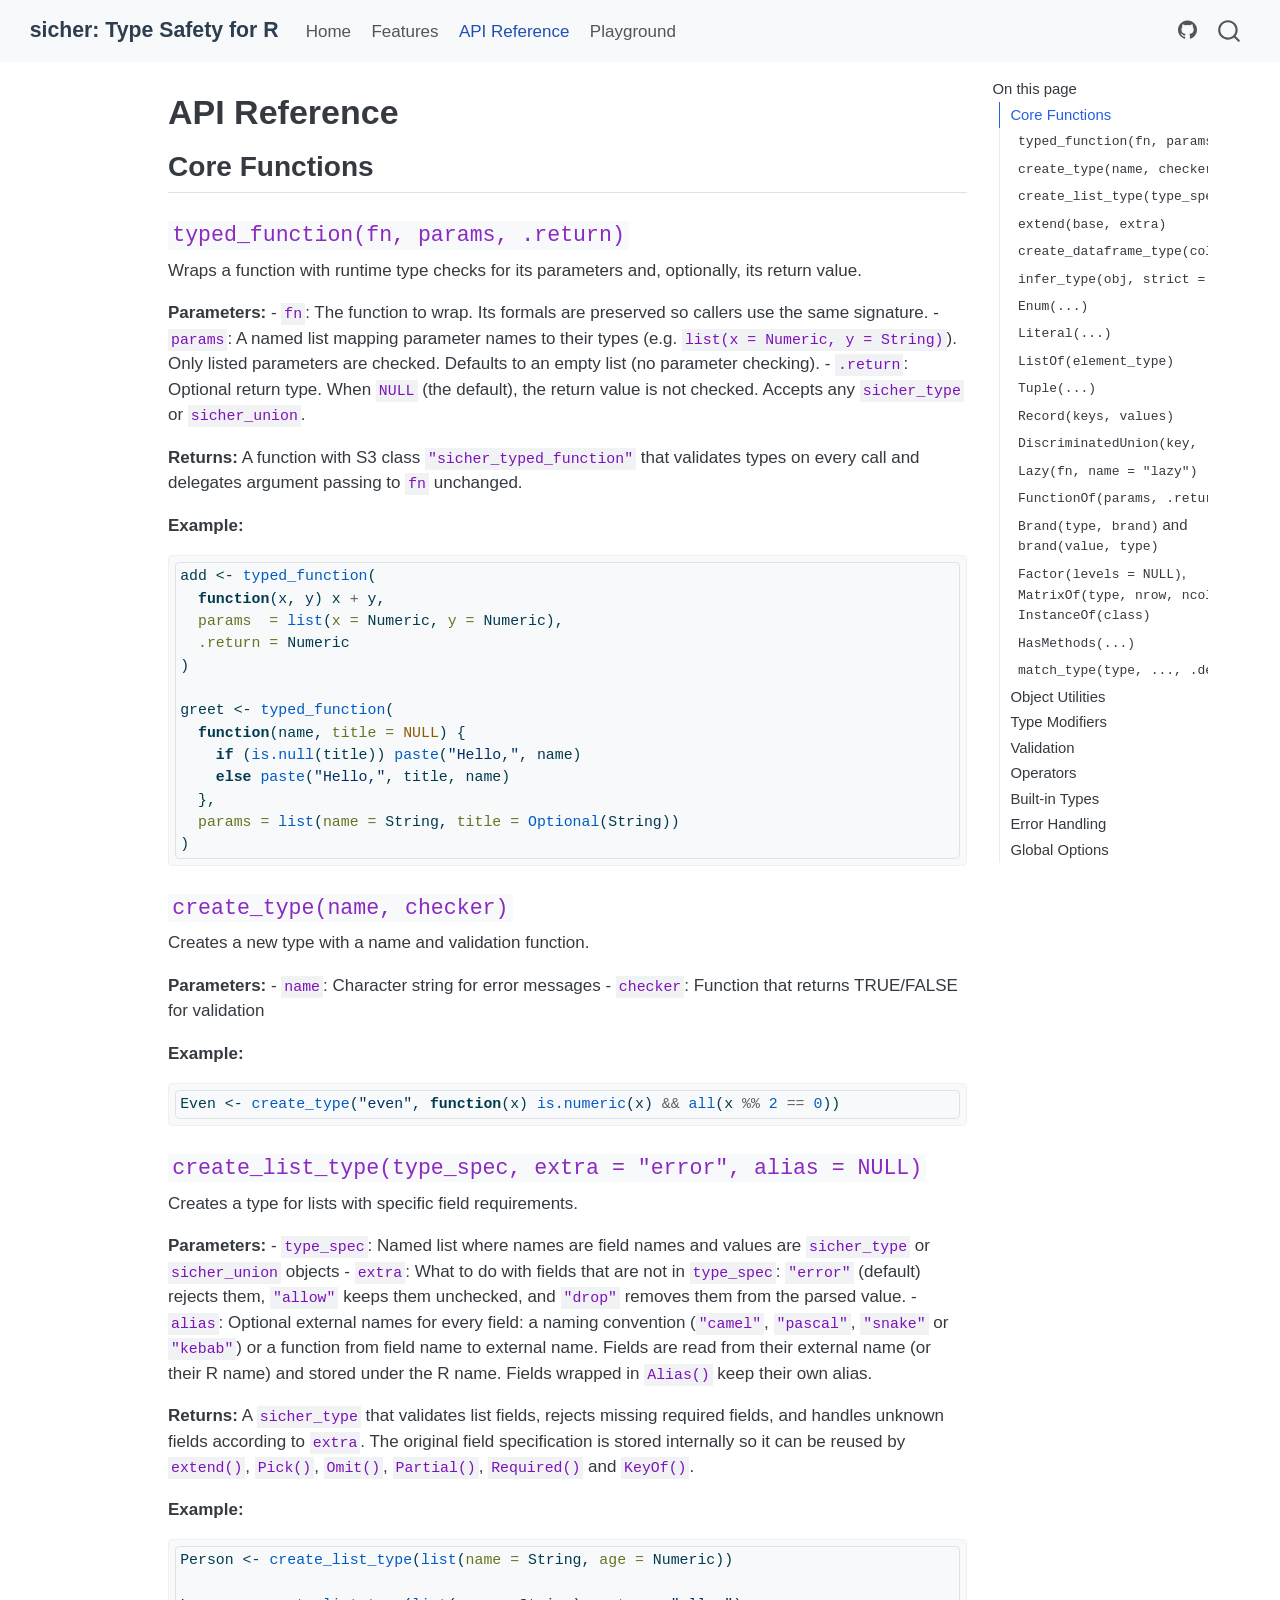
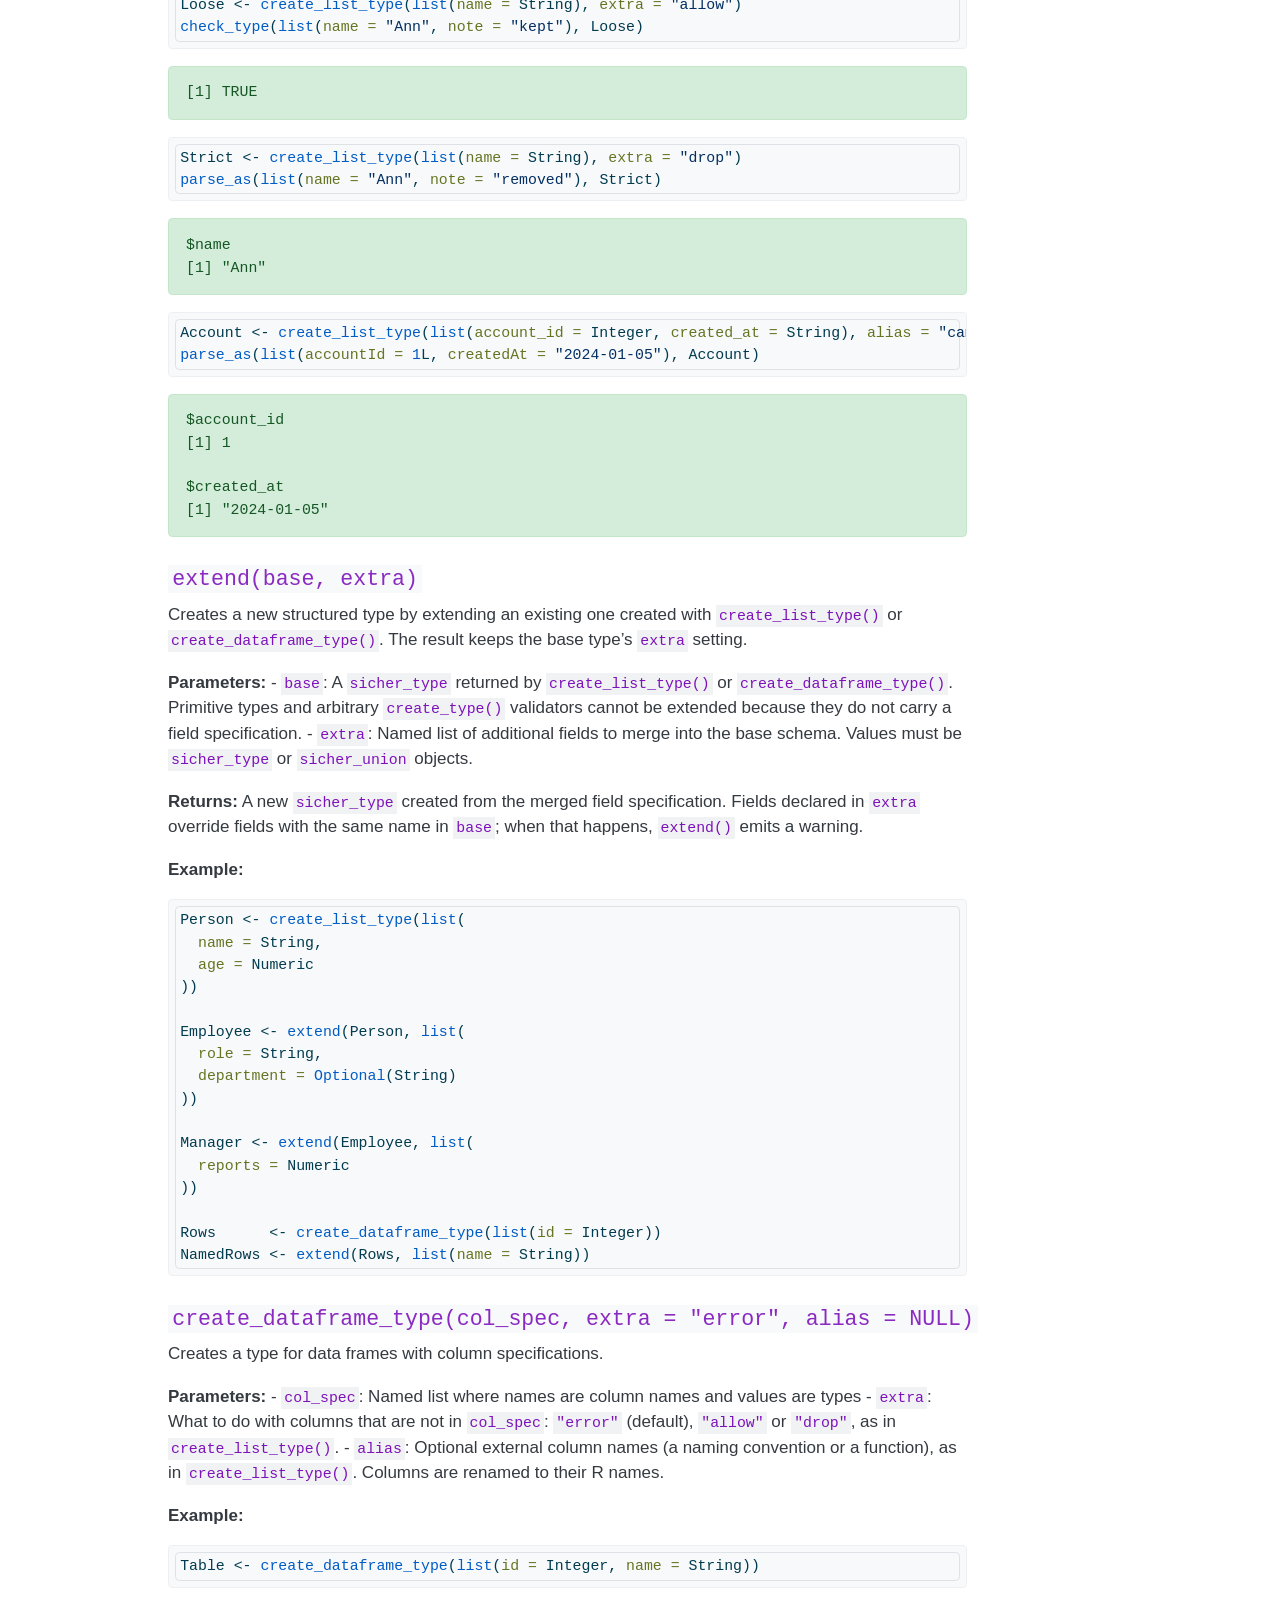
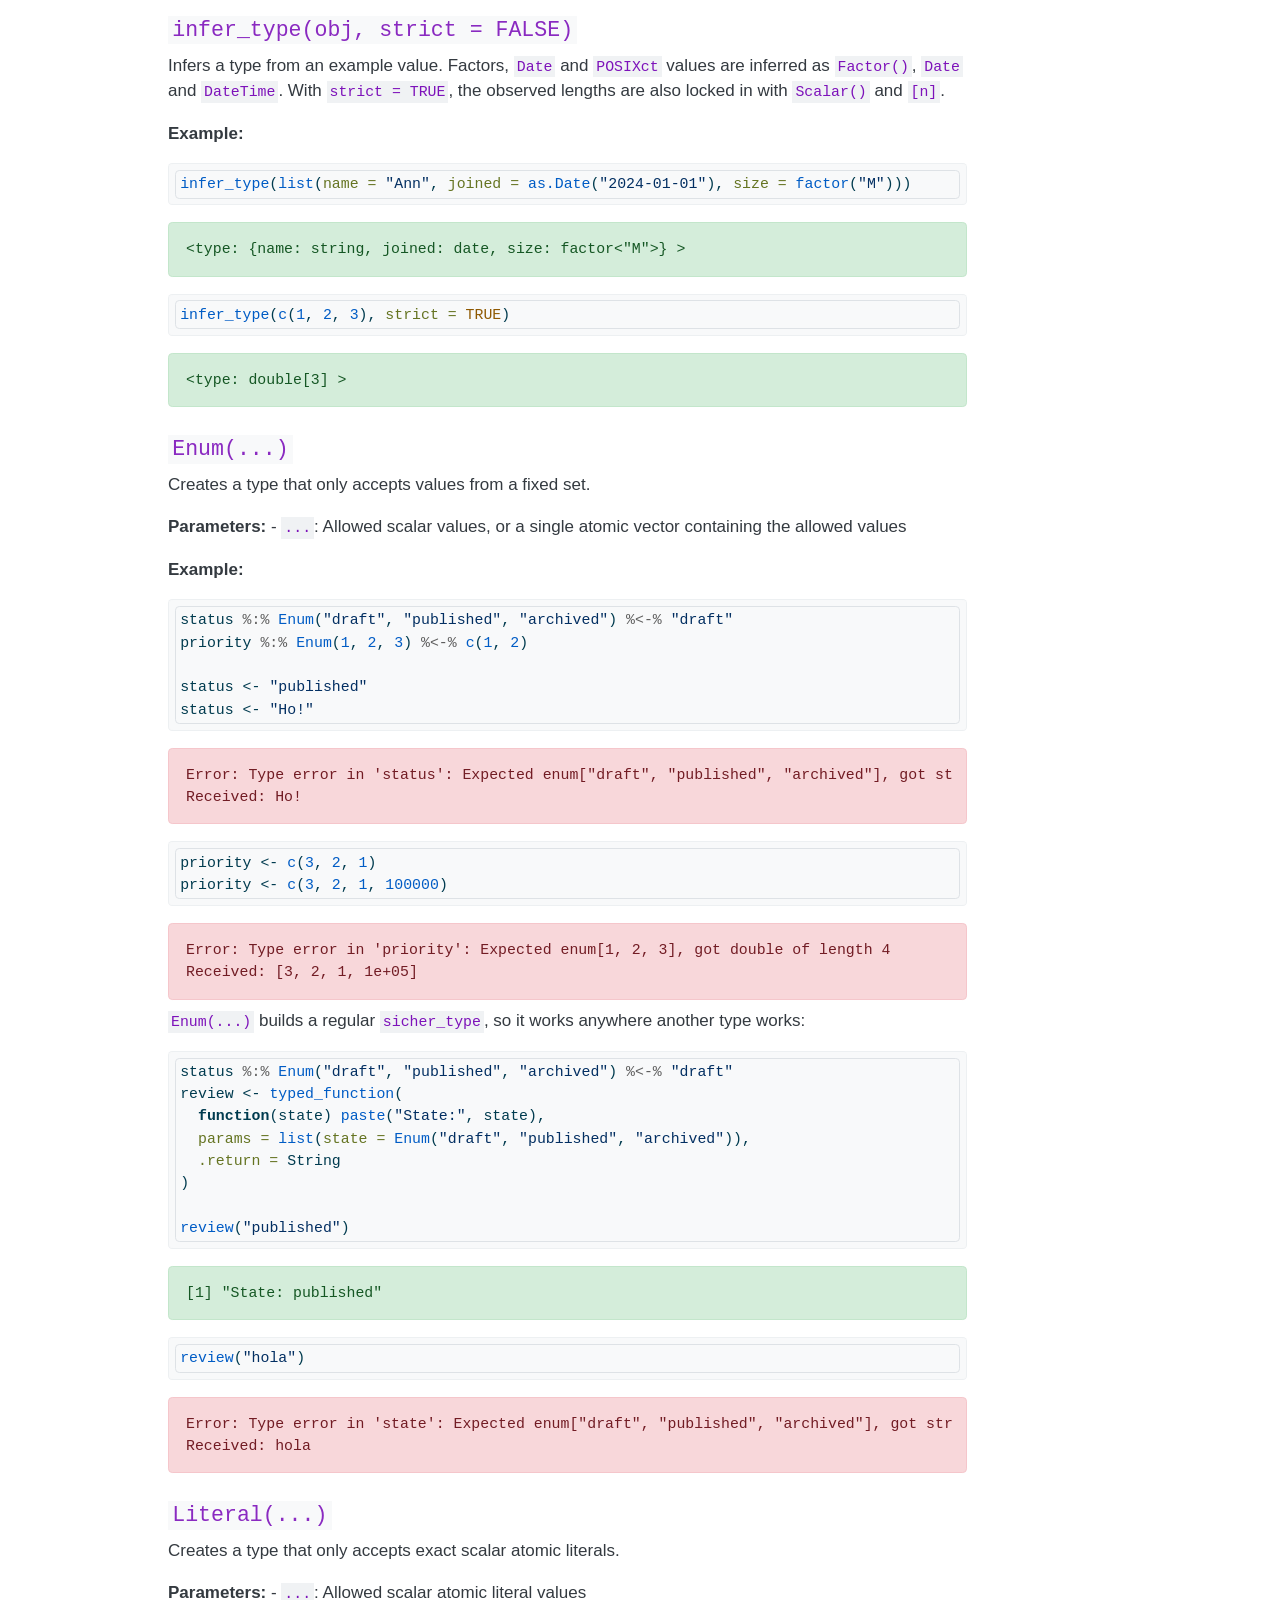
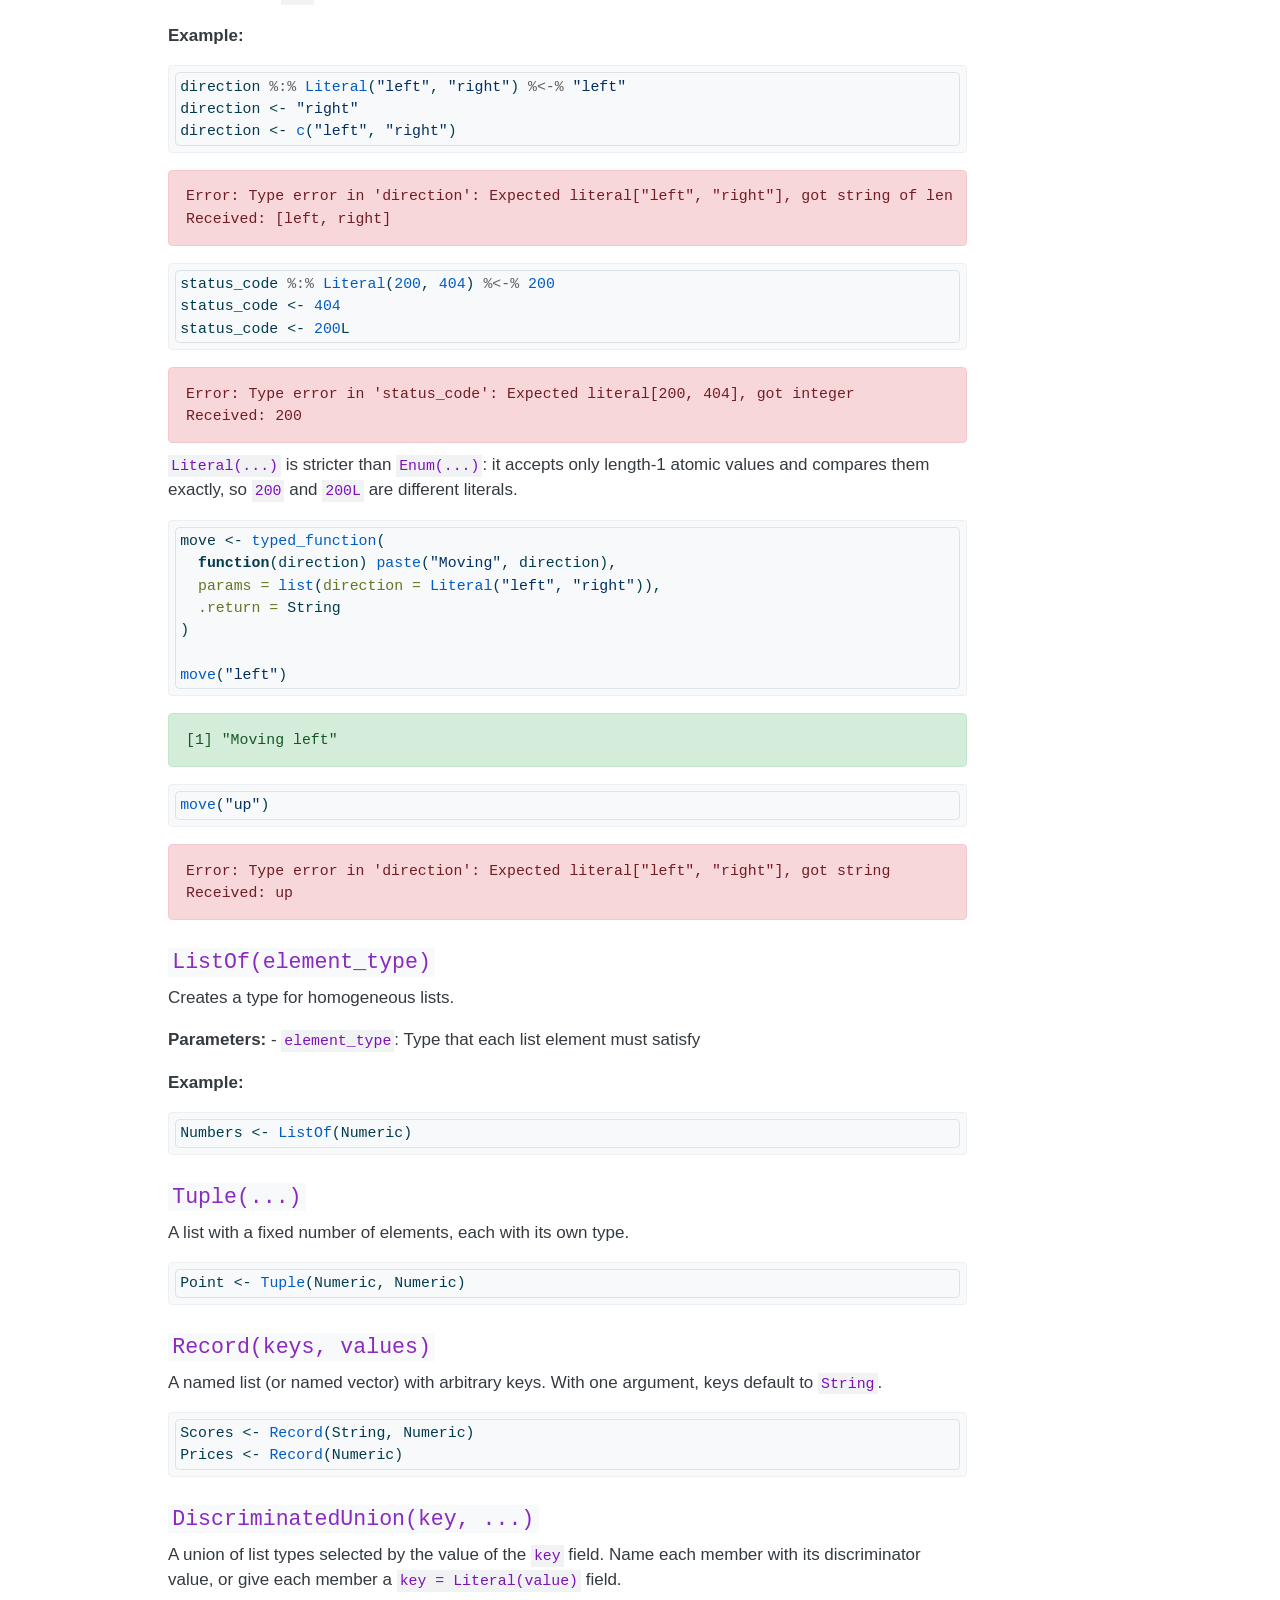
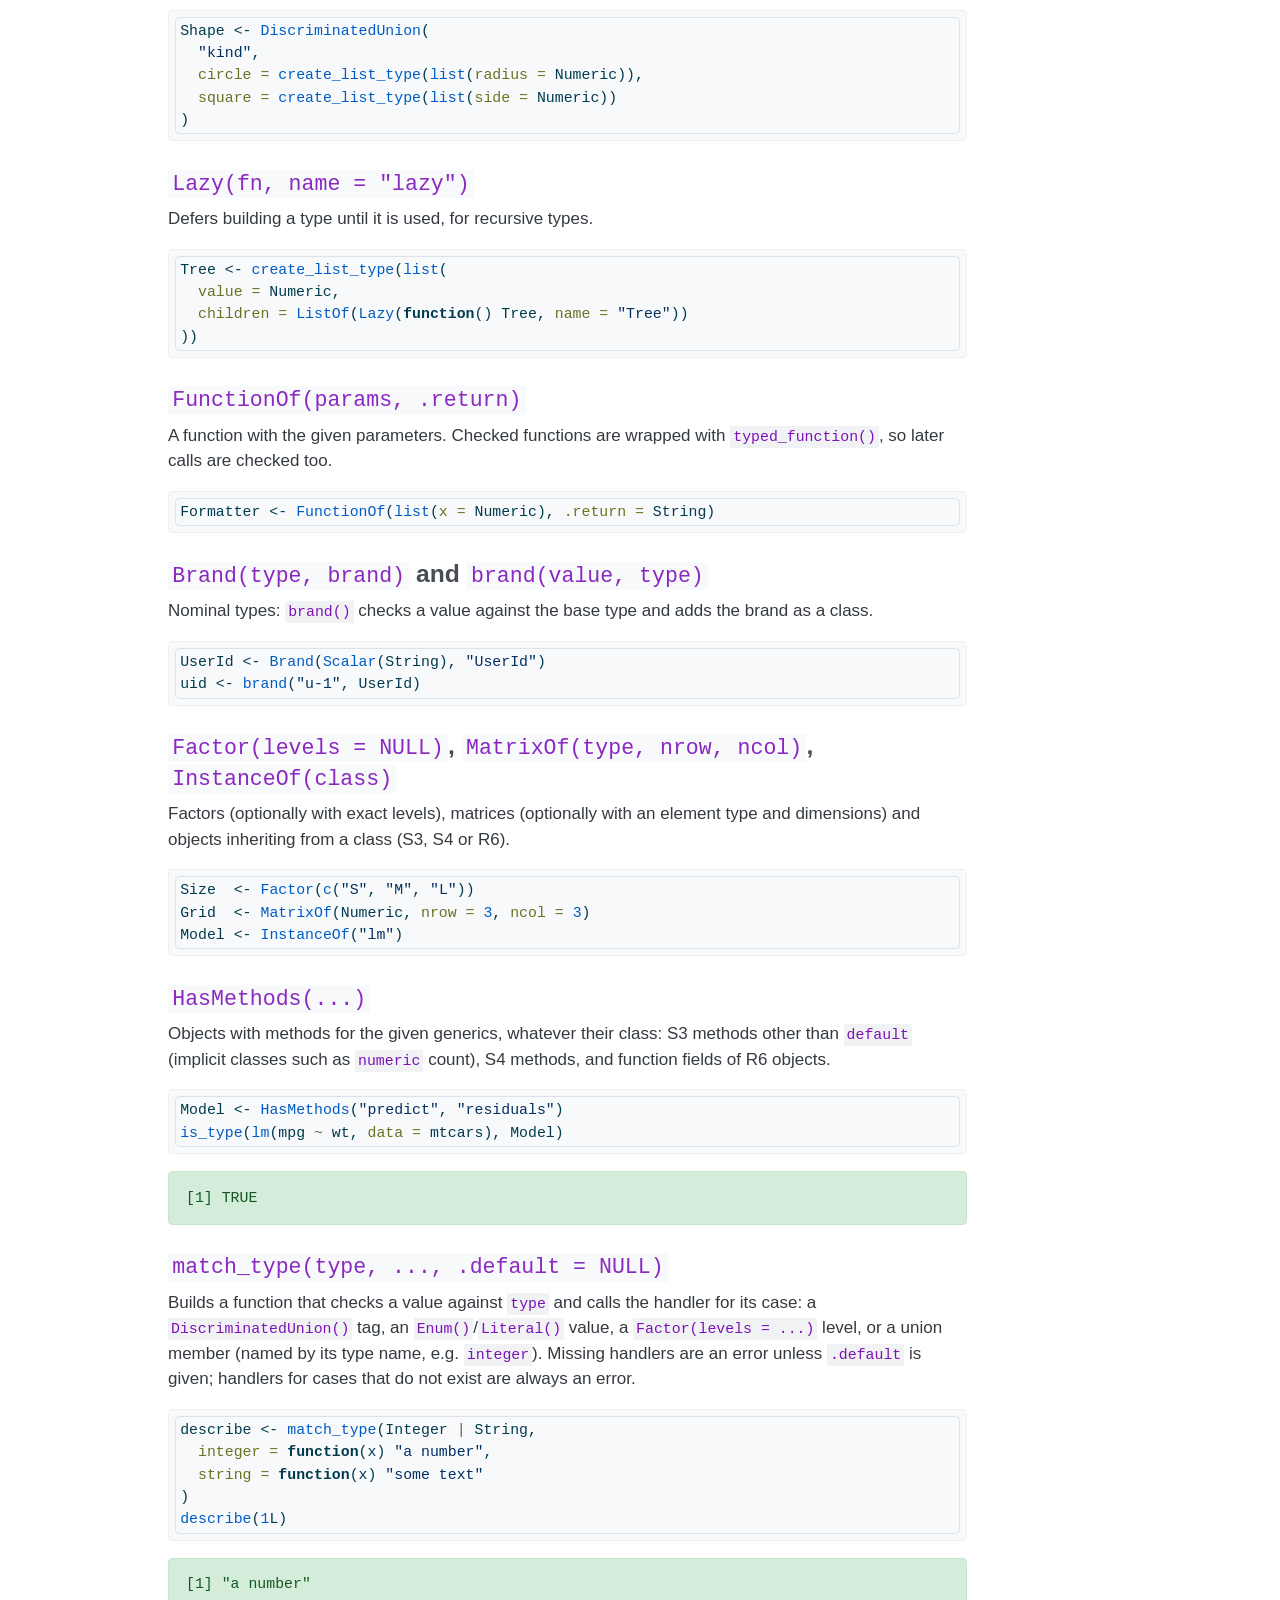
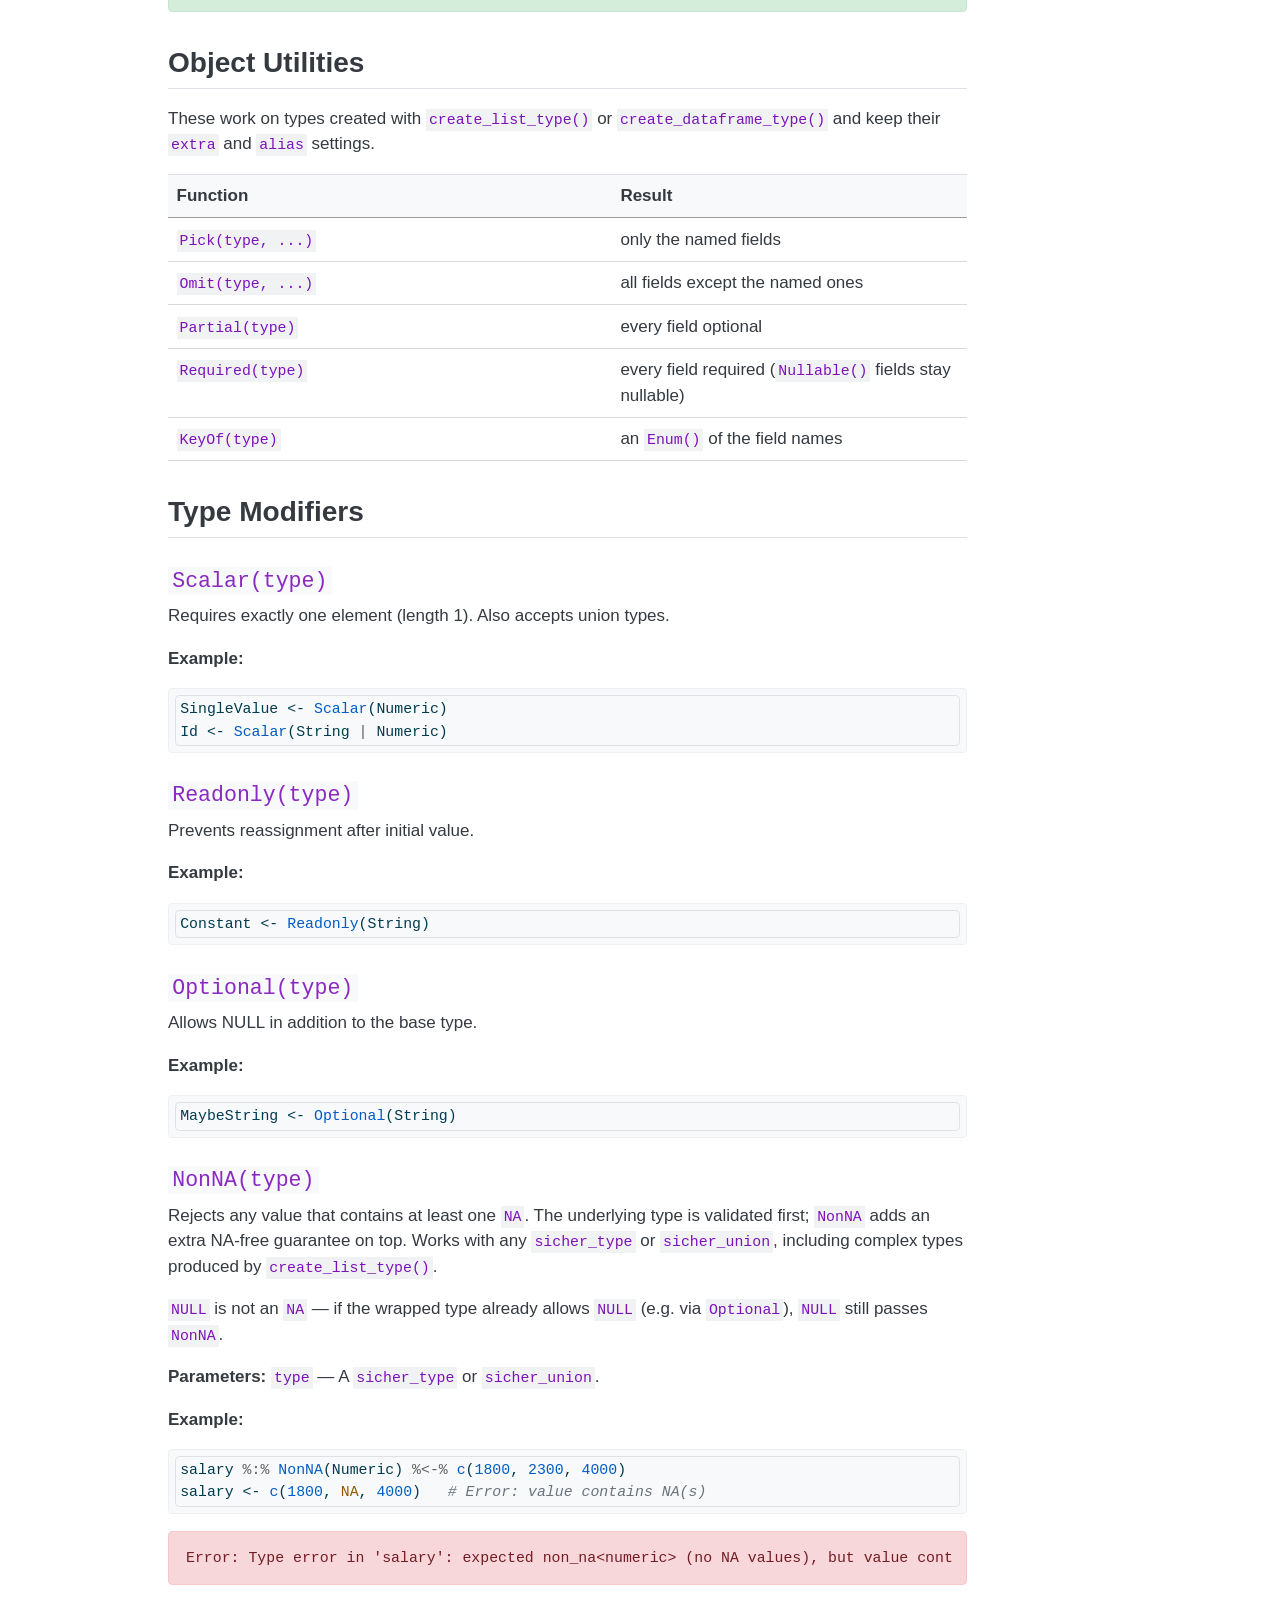
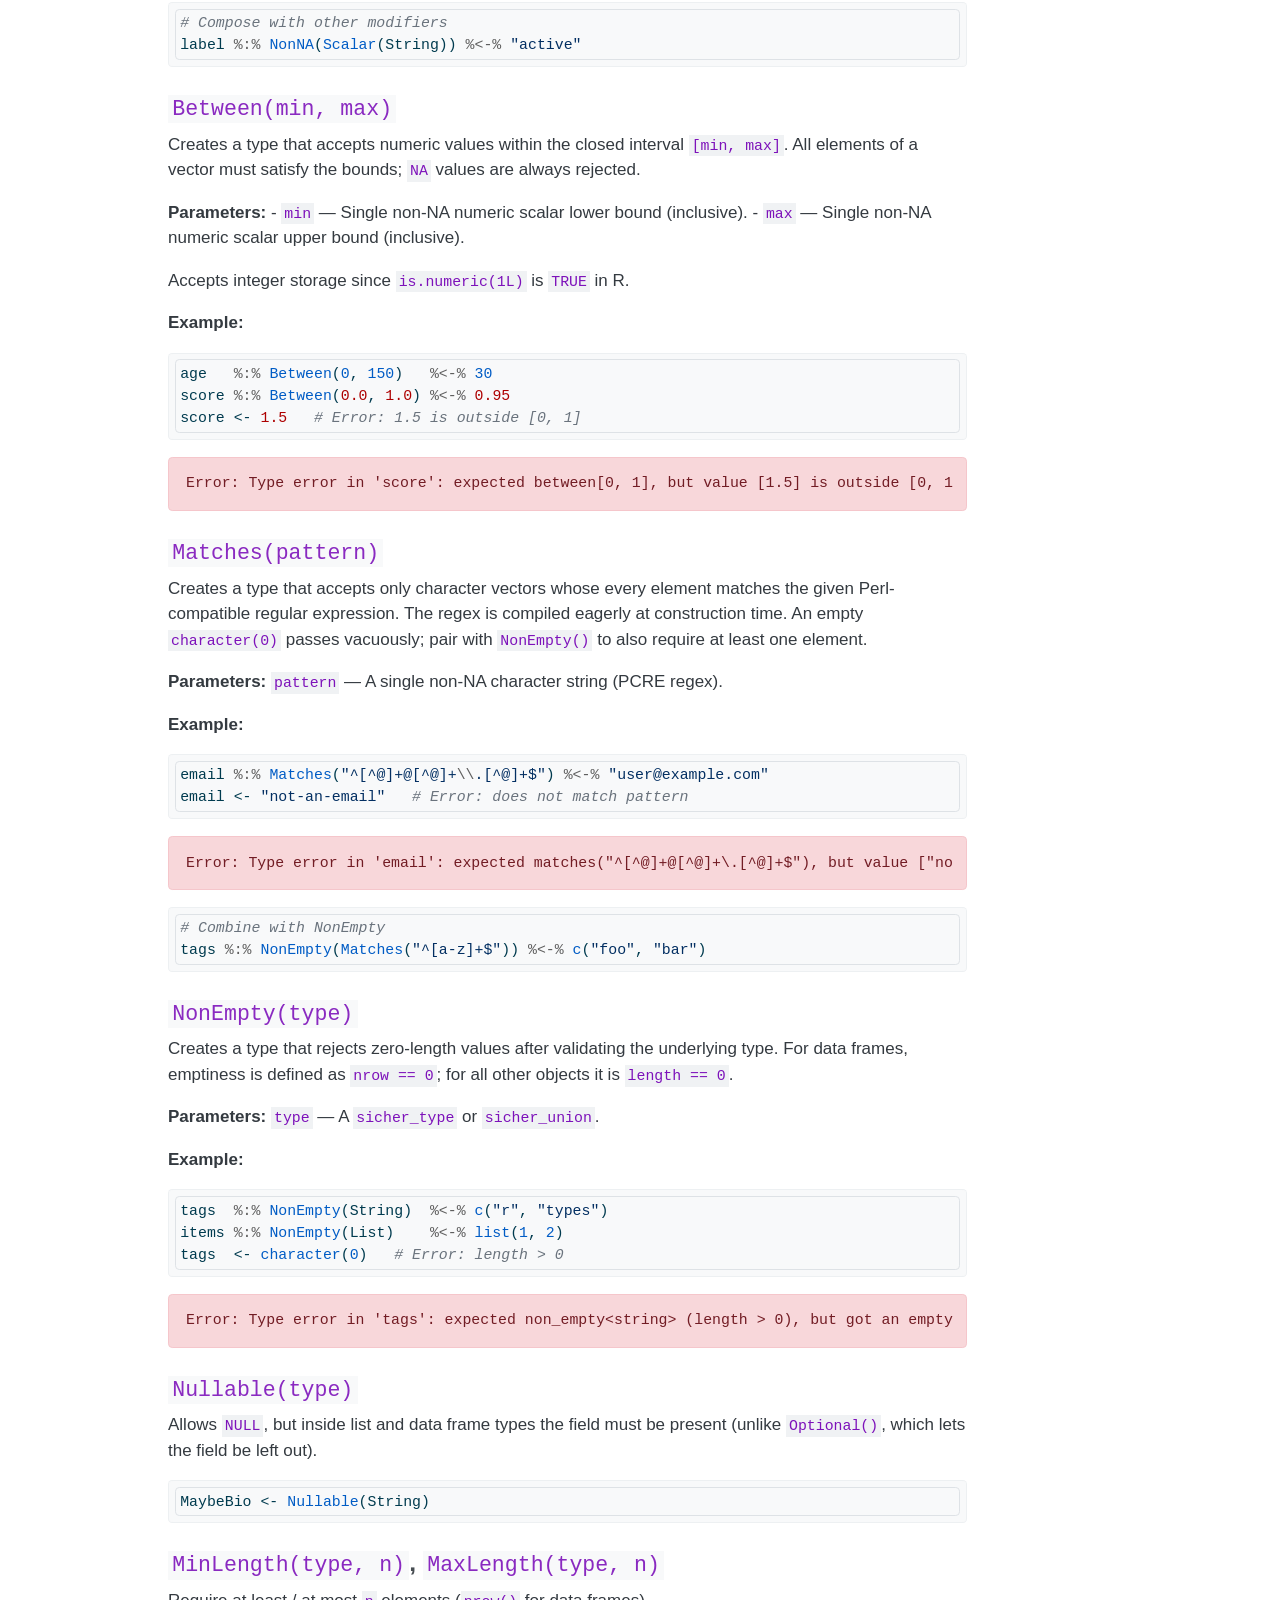
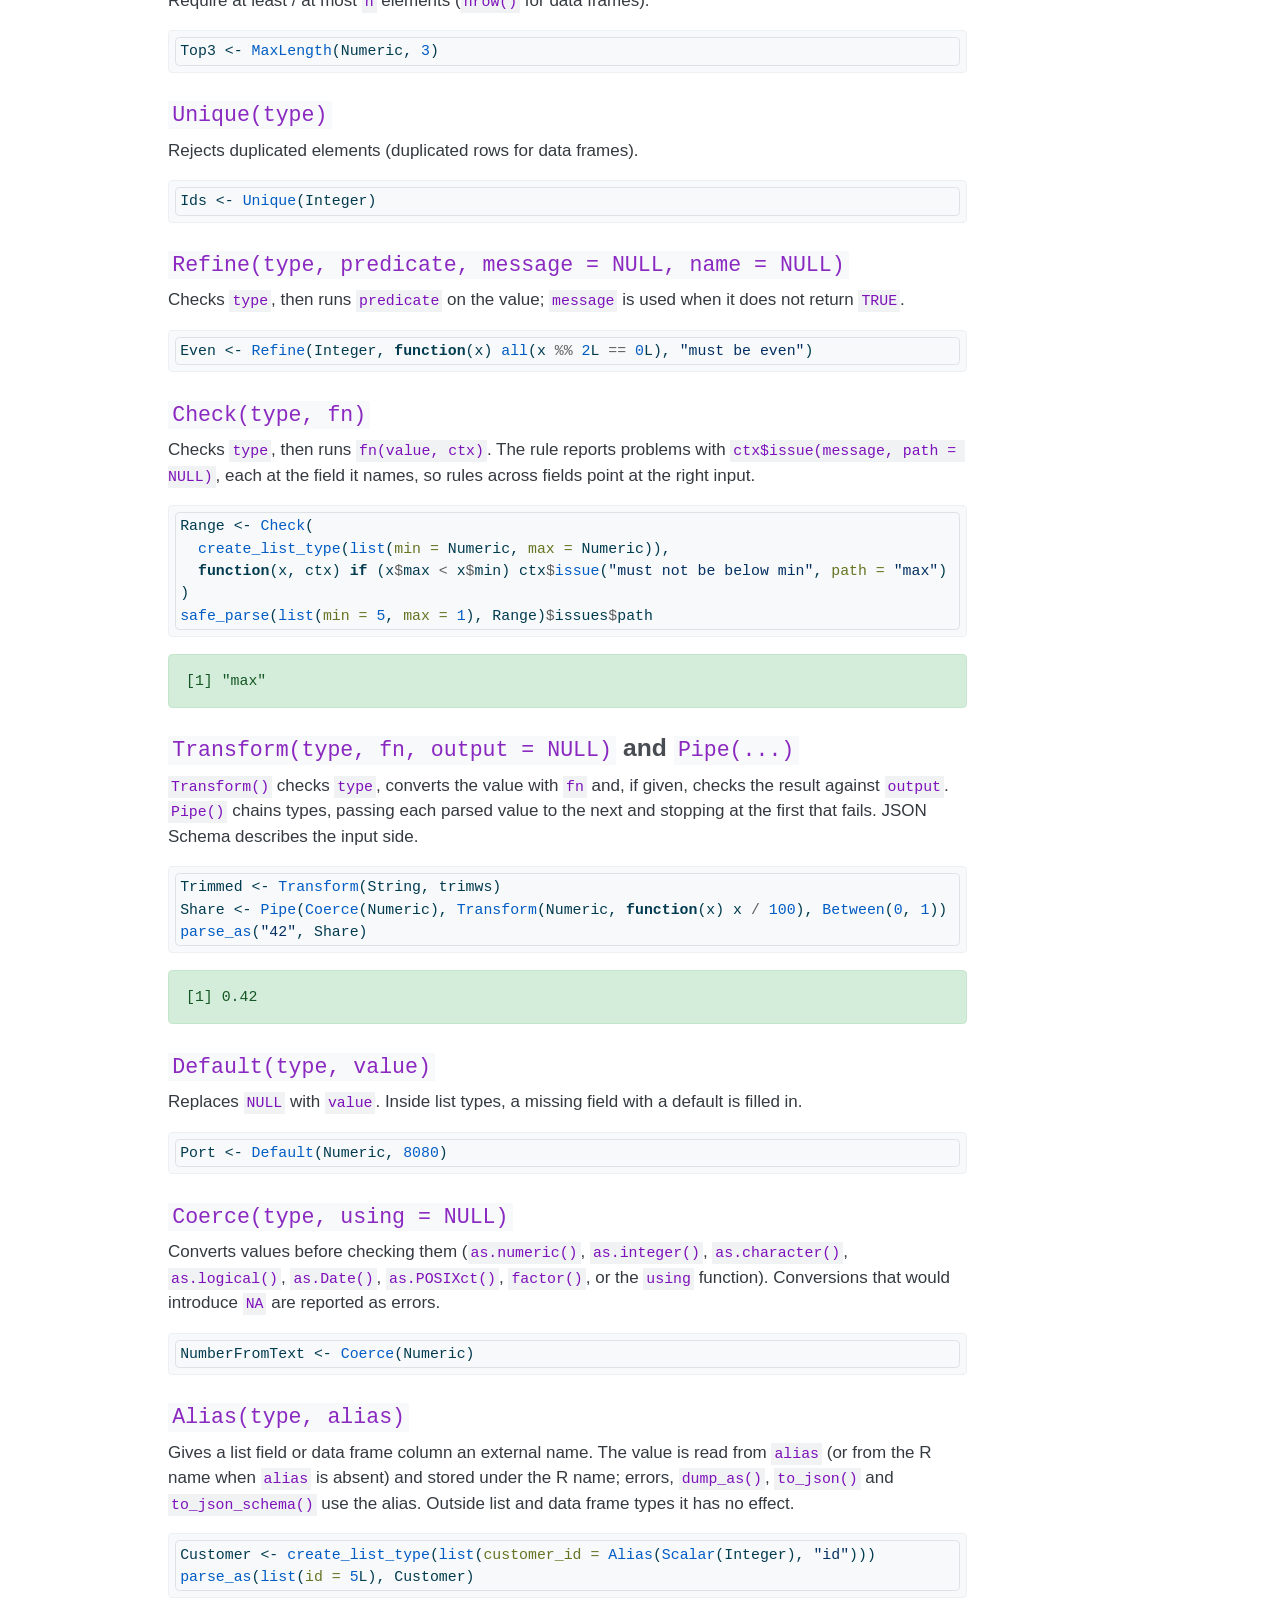
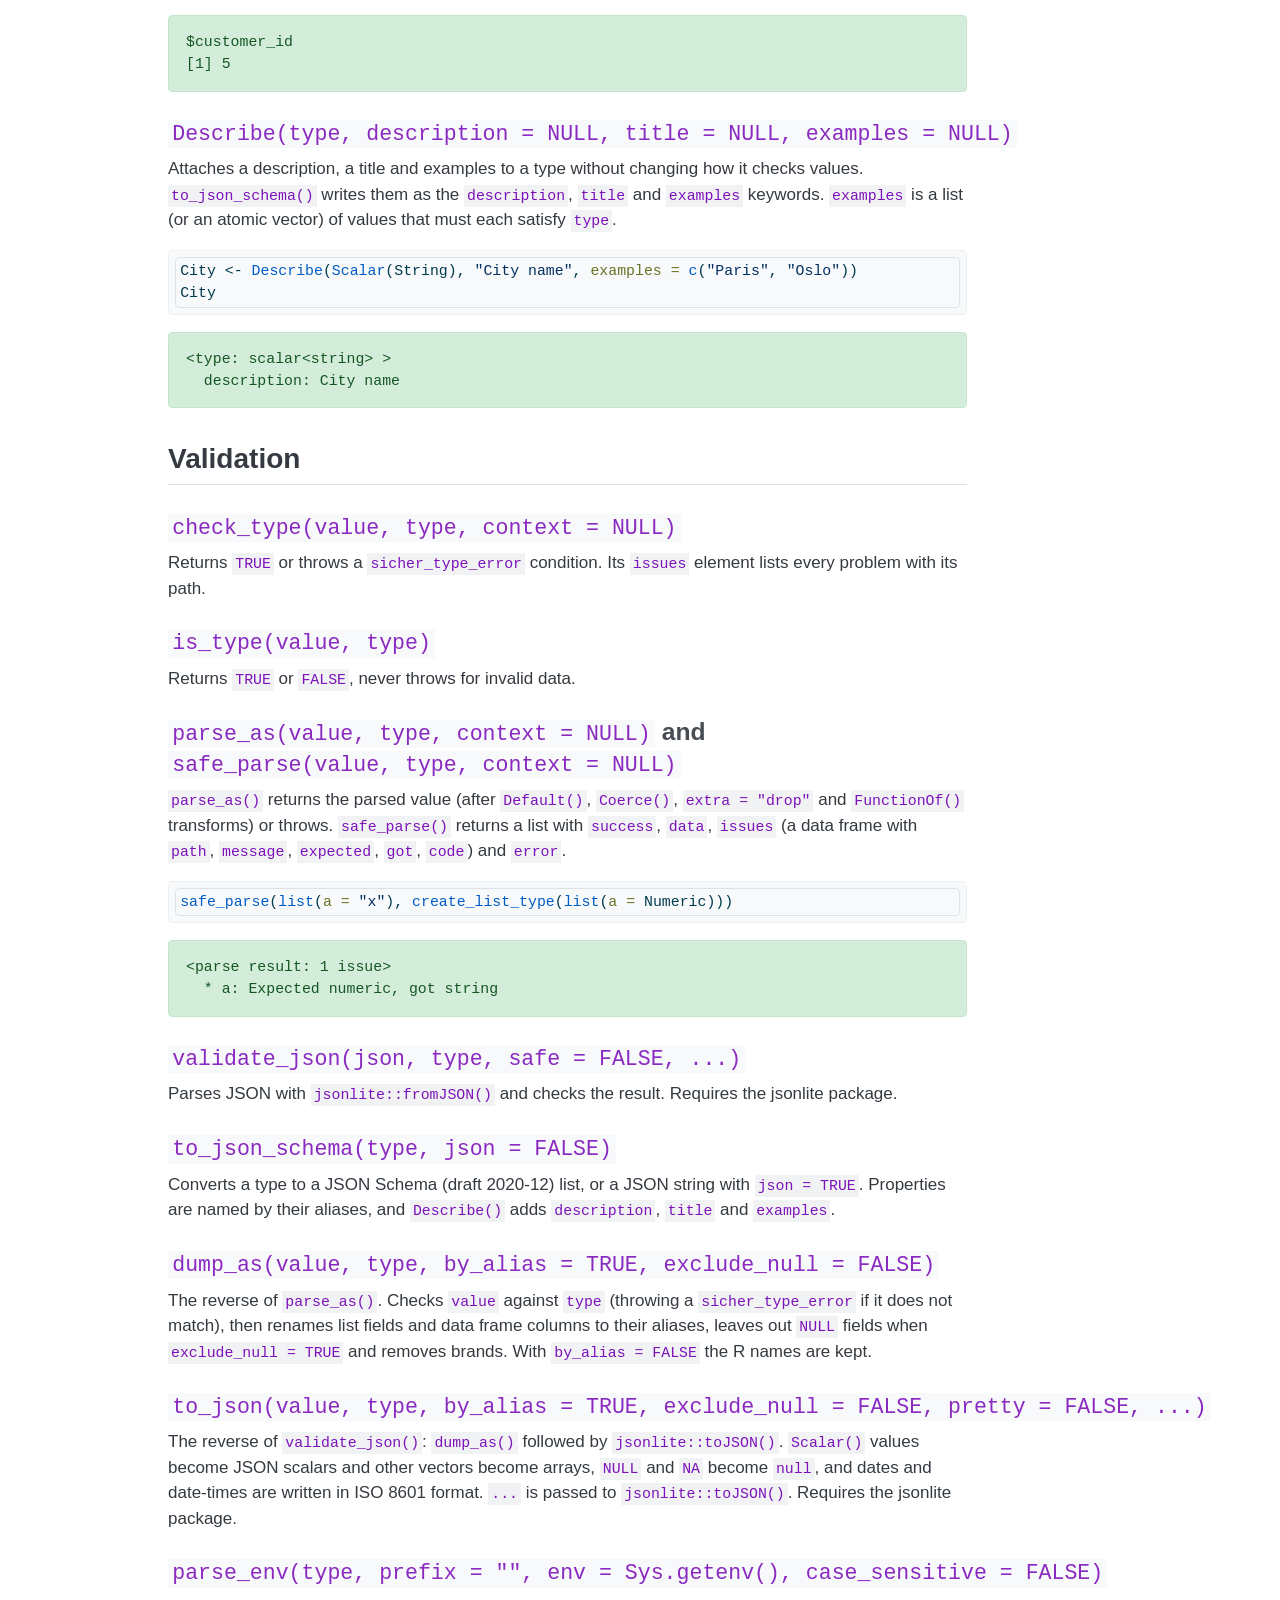
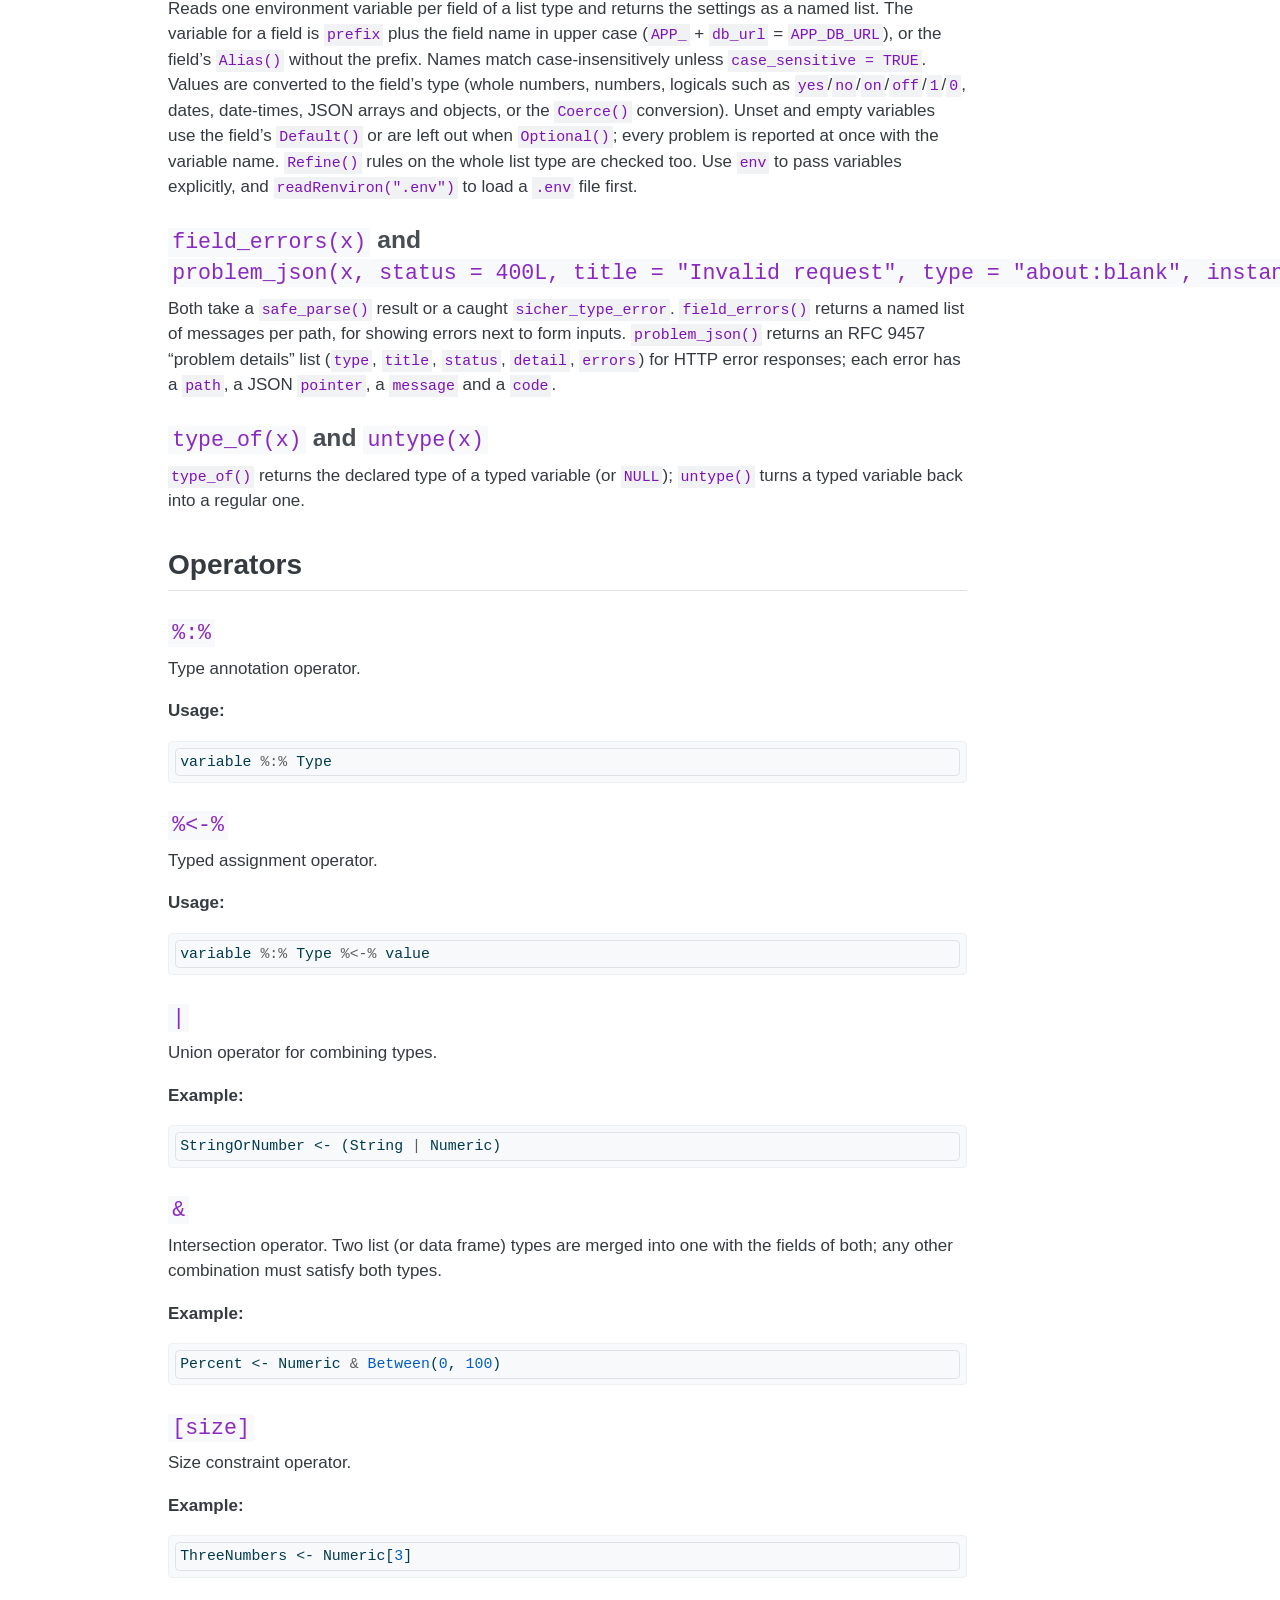
<file: docs/api.html>
<!DOCTYPE html>
<html xmlns="http://www.w3.org/1999/xhtml" lang="en" xml:lang="en"><head>

<meta charset="utf-8">
<meta name="generator" content="quarto-1.8.27">

<meta name="viewport" content="width=device-width, initial-scale=1.0, user-scalable=yes">


<title>API Reference – sicher: Type Safety for R</title>
<style>
code{white-space: pre-wrap;}
span.smallcaps{font-variant: small-caps;}
div.columns{display: flex; gap: min(4vw, 1.5em);}
div.column{flex: auto; overflow-x: auto;}
div.hanging-indent{margin-left: 1.5em; text-indent: -1.5em;}
ul.task-list{list-style: none;}
ul.task-list li input[type="checkbox"] {
  width: 0.8em;
  margin: 0 0.8em 0.2em -1em; /* quarto-specific, see https://github.com/quarto-dev/quarto-cli/issues/4556 */ 
  vertical-align: middle;
}
/* CSS for syntax highlighting */
html { -webkit-text-size-adjust: 100%; }
pre > code.sourceCode { white-space: pre; position: relative; }
pre > code.sourceCode > span { display: inline-block; line-height: 1.25; }
pre > code.sourceCode > span:empty { height: 1.2em; }
.sourceCode { overflow: visible; }
code.sourceCode > span { color: inherit; text-decoration: inherit; }
div.sourceCode { margin: 1em 0; }
pre.sourceCode { margin: 0; }
@media screen {
div.sourceCode { overflow: auto; }
}
@media print {
pre > code.sourceCode { white-space: pre-wrap; }
pre > code.sourceCode > span { text-indent: -5em; padding-left: 5em; }
}
pre.numberSource code
  { counter-reset: source-line 0; }
pre.numberSource code > span
  { position: relative; left: -4em; counter-increment: source-line; }
pre.numberSource code > span > a:first-child::before
  { content: counter(source-line);
    position: relative; left: -1em; text-align: right; vertical-align: baseline;
    border: none; display: inline-block;
    -webkit-touch-callout: none; -webkit-user-select: none;
    -khtml-user-select: none; -moz-user-select: none;
    -ms-user-select: none; user-select: none;
    padding: 0 4px; width: 4em;
  }
pre.numberSource { margin-left: 3em;  padding-left: 4px; }
div.sourceCode
  {   }
@media screen {
pre > code.sourceCode > span > a:first-child::before { text-decoration: underline; }
}
</style>


<script src="site_libs/quarto-nav/quarto-nav.js"></script>
<script src="site_libs/quarto-nav/headroom.min.js"></script>
<script src="site_libs/clipboard/clipboard.min.js"></script>
<script src="site_libs/quarto-search/autocomplete.umd.js"></script>
<script src="site_libs/quarto-search/fuse.min.js"></script>
<script src="site_libs/quarto-search/quarto-search.js"></script>
<meta name="quarto:offset" content="./">
<script src="site_libs/quarto-html/quarto.js" type="module"></script>
<script src="site_libs/quarto-html/tabsets/tabsets.js" type="module"></script>
<script src="site_libs/quarto-html/axe/axe-check.js" type="module"></script>
<script src="site_libs/quarto-html/popper.min.js"></script>
<script src="site_libs/quarto-html/tippy.umd.min.js"></script>
<script src="site_libs/quarto-html/anchor.min.js"></script>
<link href="site_libs/quarto-html/tippy.css" rel="stylesheet">
<link href="site_libs/quarto-html/quarto-syntax-highlighting-ed96de9b727972fe78a7b5d16c58bf87.css" rel="stylesheet" id="quarto-text-highlighting-styles">
<script src="site_libs/bootstrap/bootstrap.min.js"></script>
<link href="site_libs/bootstrap/bootstrap-icons.css" rel="stylesheet">
<link href="site_libs/bootstrap/bootstrap-5b4ad623e5705c0698d39aec6f10cf02.min.css" rel="stylesheet" append-hash="true" id="quarto-bootstrap" data-mode="light">
<script id="quarto-search-options" type="application/json">{
  "location": "navbar",
  "copy-button": false,
  "collapse-after": 3,
  "panel-placement": "end",
  "type": "overlay",
  "limit": 50,
  "keyboard-shortcut": [
    "f",
    "/",
    "s"
  ],
  "show-item-context": false,
  "language": {
    "search-no-results-text": "No results",
    "search-matching-documents-text": "matching documents",
    "search-copy-link-title": "Copy link to search",
    "search-hide-matches-text": "Hide additional matches",
    "search-more-match-text": "more match in this document",
    "search-more-matches-text": "more matches in this document",
    "search-clear-button-title": "Clear",
    "search-text-placeholder": "",
    "search-detached-cancel-button-title": "Cancel",
    "search-submit-button-title": "Submit",
    "search-label": "Search"
  }
}</script>


<link rel="stylesheet" href="styles.css">
</head>

<body class="nav-fixed quarto-light">

<div id="quarto-search-results"></div>
  <header id="quarto-header" class="headroom fixed-top">
    <nav class="navbar navbar-expand-lg " data-bs-theme="dark">
      <div class="navbar-container container-fluid">
      <div class="navbar-brand-container mx-auto">
    <a class="navbar-brand" href="./index.html">
    <span class="navbar-title">sicher: Type Safety for R</span>
    </a>
  </div>
            <div id="quarto-search" class="" title="Search"></div>
          <button class="navbar-toggler" type="button" data-bs-toggle="collapse" data-bs-target="#navbarCollapse" aria-controls="navbarCollapse" role="menu" aria-expanded="false" aria-label="Toggle navigation" onclick="if (window.quartoToggleHeadroom) { window.quartoToggleHeadroom(); }">
  <span class="navbar-toggler-icon"></span>
</button>
          <div class="collapse navbar-collapse" id="navbarCollapse">
            <ul class="navbar-nav navbar-nav-scroll me-auto">
  <li class="nav-item">
    <a class="nav-link" href="./index.html"> 
<span class="menu-text">Home</span></a>
  </li>  
  <li class="nav-item">
    <a class="nav-link" href="./features.html"> 
<span class="menu-text">Features</span></a>
  </li>  
  <li class="nav-item">
    <a class="nav-link active" href="./api.html" aria-current="page"> 
<span class="menu-text">API Reference</span></a>
  </li>  
  <li class="nav-item">
    <a class="nav-link" href="./playground.html"> 
<span class="menu-text">Playground</span></a>
  </li>  
</ul>
            <ul class="navbar-nav navbar-nav-scroll ms-auto">
  <li class="nav-item compact">
    <a class="nav-link" href="https://github.com/feddelegrand7/sicher"> <i class="bi bi-github" role="img">
</i> 
<span class="menu-text"></span></a>
  </li>  
</ul>
          </div> <!-- /navcollapse -->
            <div class="quarto-navbar-tools">
</div>
      </div> <!-- /container-fluid -->
    </nav>
</header>
<!-- content -->
<div id="quarto-content" class="quarto-container page-columns page-rows-contents page-layout-article page-navbar">
<!-- sidebar -->
<!-- margin-sidebar -->
    <div id="quarto-margin-sidebar" class="sidebar margin-sidebar">
        <nav id="TOC" role="doc-toc" class="toc-active">
    <h2 id="toc-title">On this page</h2>
   
  <ul>
  <li><a href="#core-functions" id="toc-core-functions" class="nav-link active" data-scroll-target="#core-functions">Core Functions</a>
  <ul class="collapse">
  <li><a href="#typed_functionfn-params-.return" id="toc-typed_functionfn-params-.return" class="nav-link" data-scroll-target="#typed_functionfn-params-.return"><code>typed_function(fn, params, .return)</code></a></li>
  <li><a href="#create_typename-checker" id="toc-create_typename-checker" class="nav-link" data-scroll-target="#create_typename-checker"><code>create_type(name, checker)</code></a></li>
  <li><a href="#create_list_typetype_spec-extra-error-alias-null" id="toc-create_list_typetype_spec-extra-error-alias-null" class="nav-link" data-scroll-target="#create_list_typetype_spec-extra-error-alias-null"><code>create_list_type(type_spec, extra = "error", alias = NULL)</code></a></li>
  <li><a href="#extendbase-extra" id="toc-extendbase-extra" class="nav-link" data-scroll-target="#extendbase-extra"><code>extend(base, extra)</code></a></li>
  <li><a href="#create_dataframe_typecol_spec-extra-error-alias-null" id="toc-create_dataframe_typecol_spec-extra-error-alias-null" class="nav-link" data-scroll-target="#create_dataframe_typecol_spec-extra-error-alias-null"><code>create_dataframe_type(col_spec, extra = "error", alias = NULL)</code></a></li>
  <li><a href="#infer_typeobj-strict-false" id="toc-infer_typeobj-strict-false" class="nav-link" data-scroll-target="#infer_typeobj-strict-false"><code>infer_type(obj, strict = FALSE)</code></a></li>
  <li><a href="#enum..." id="toc-enum..." class="nav-link" data-scroll-target="#enum..."><code>Enum(...)</code></a></li>
  <li><a href="#literal..." id="toc-literal..." class="nav-link" data-scroll-target="#literal..."><code>Literal(...)</code></a></li>
  <li><a href="#listofelement_type" id="toc-listofelement_type" class="nav-link" data-scroll-target="#listofelement_type"><code>ListOf(element_type)</code></a></li>
  <li><a href="#tuple..." id="toc-tuple..." class="nav-link" data-scroll-target="#tuple..."><code>Tuple(...)</code></a></li>
  <li><a href="#recordkeys-values" id="toc-recordkeys-values" class="nav-link" data-scroll-target="#recordkeys-values"><code>Record(keys, values)</code></a></li>
  <li><a href="#discriminatedunionkey-..." id="toc-discriminatedunionkey-..." class="nav-link" data-scroll-target="#discriminatedunionkey-..."><code>DiscriminatedUnion(key, ...)</code></a></li>
  <li><a href="#lazyfn-name-lazy" id="toc-lazyfn-name-lazy" class="nav-link" data-scroll-target="#lazyfn-name-lazy"><code>Lazy(fn, name = "lazy")</code></a></li>
  <li><a href="#functionofparams-.return" id="toc-functionofparams-.return" class="nav-link" data-scroll-target="#functionofparams-.return"><code>FunctionOf(params, .return)</code></a></li>
  <li><a href="#brandtype-brand-and-brandvalue-type" id="toc-brandtype-brand-and-brandvalue-type" class="nav-link" data-scroll-target="#brandtype-brand-and-brandvalue-type"><code>Brand(type, brand)</code> and <code>brand(value, type)</code></a></li>
  <li><a href="#factorlevels-null-matrixoftype-nrow-ncol-instanceofclass" id="toc-factorlevels-null-matrixoftype-nrow-ncol-instanceofclass" class="nav-link" data-scroll-target="#factorlevels-null-matrixoftype-nrow-ncol-instanceofclass"><code>Factor(levels = NULL)</code>, <code>MatrixOf(type, nrow, ncol)</code>, <code>InstanceOf(class)</code></a></li>
  <li><a href="#hasmethods..." id="toc-hasmethods..." class="nav-link" data-scroll-target="#hasmethods..."><code>HasMethods(...)</code></a></li>
  <li><a href="#match_typetype-...-.default-null" id="toc-match_typetype-...-.default-null" class="nav-link" data-scroll-target="#match_typetype-...-.default-null"><code>match_type(type, ..., .default = NULL)</code></a></li>
  </ul></li>
  <li><a href="#object-utilities" id="toc-object-utilities" class="nav-link" data-scroll-target="#object-utilities">Object Utilities</a></li>
  <li><a href="#type-modifiers" id="toc-type-modifiers" class="nav-link" data-scroll-target="#type-modifiers">Type Modifiers</a>
  <ul class="collapse">
  <li><a href="#scalartype" id="toc-scalartype" class="nav-link" data-scroll-target="#scalartype"><code>Scalar(type)</code></a></li>
  <li><a href="#readonlytype" id="toc-readonlytype" class="nav-link" data-scroll-target="#readonlytype"><code>Readonly(type)</code></a></li>
  <li><a href="#optionaltype" id="toc-optionaltype" class="nav-link" data-scroll-target="#optionaltype"><code>Optional(type)</code></a></li>
  <li><a href="#nonnatype" id="toc-nonnatype" class="nav-link" data-scroll-target="#nonnatype"><code>NonNA(type)</code></a></li>
  <li><a href="#betweenmin-max" id="toc-betweenmin-max" class="nav-link" data-scroll-target="#betweenmin-max"><code>Between(min, max)</code></a></li>
  <li><a href="#matchespattern" id="toc-matchespattern" class="nav-link" data-scroll-target="#matchespattern"><code>Matches(pattern)</code></a></li>
  <li><a href="#nonemptytype" id="toc-nonemptytype" class="nav-link" data-scroll-target="#nonemptytype"><code>NonEmpty(type)</code></a></li>
  <li><a href="#nullabletype" id="toc-nullabletype" class="nav-link" data-scroll-target="#nullabletype"><code>Nullable(type)</code></a></li>
  <li><a href="#minlengthtype-n-maxlengthtype-n" id="toc-minlengthtype-n-maxlengthtype-n" class="nav-link" data-scroll-target="#minlengthtype-n-maxlengthtype-n"><code>MinLength(type, n)</code>, <code>MaxLength(type, n)</code></a></li>
  <li><a href="#uniquetype" id="toc-uniquetype" class="nav-link" data-scroll-target="#uniquetype"><code>Unique(type)</code></a></li>
  <li><a href="#refinetype-predicate-message-null-name-null" id="toc-refinetype-predicate-message-null-name-null" class="nav-link" data-scroll-target="#refinetype-predicate-message-null-name-null"><code>Refine(type, predicate, message = NULL, name = NULL)</code></a></li>
  <li><a href="#checktype-fn" id="toc-checktype-fn" class="nav-link" data-scroll-target="#checktype-fn"><code>Check(type, fn)</code></a></li>
  <li><a href="#transformtype-fn-output-null-and-pipe..." id="toc-transformtype-fn-output-null-and-pipe..." class="nav-link" data-scroll-target="#transformtype-fn-output-null-and-pipe..."><code>Transform(type, fn, output = NULL)</code> and <code>Pipe(...)</code></a></li>
  <li><a href="#defaulttype-value" id="toc-defaulttype-value" class="nav-link" data-scroll-target="#defaulttype-value"><code>Default(type, value)</code></a></li>
  <li><a href="#coercetype-using-null" id="toc-coercetype-using-null" class="nav-link" data-scroll-target="#coercetype-using-null"><code>Coerce(type, using = NULL)</code></a></li>
  <li><a href="#aliastype-alias" id="toc-aliastype-alias" class="nav-link" data-scroll-target="#aliastype-alias"><code>Alias(type, alias)</code></a></li>
  <li><a href="#describetype-description-null-title-null-examples-null" id="toc-describetype-description-null-title-null-examples-null" class="nav-link" data-scroll-target="#describetype-description-null-title-null-examples-null"><code>Describe(type, description = NULL, title = NULL, examples = NULL)</code></a></li>
  </ul></li>
  <li><a href="#validation" id="toc-validation" class="nav-link" data-scroll-target="#validation">Validation</a>
  <ul class="collapse">
  <li><a href="#check_typevalue-type-context-null" id="toc-check_typevalue-type-context-null" class="nav-link" data-scroll-target="#check_typevalue-type-context-null"><code>check_type(value, type, context = NULL)</code></a></li>
  <li><a href="#is_typevalue-type" id="toc-is_typevalue-type" class="nav-link" data-scroll-target="#is_typevalue-type"><code>is_type(value, type)</code></a></li>
  <li><a href="#parse_asvalue-type-context-null-and-safe_parsevalue-type-context-null" id="toc-parse_asvalue-type-context-null-and-safe_parsevalue-type-context-null" class="nav-link" data-scroll-target="#parse_asvalue-type-context-null-and-safe_parsevalue-type-context-null"><code>parse_as(value, type, context = NULL)</code> and <code>safe_parse(value, type, context = NULL)</code></a></li>
  <li><a href="#validate_jsonjson-type-safe-false-..." id="toc-validate_jsonjson-type-safe-false-..." class="nav-link" data-scroll-target="#validate_jsonjson-type-safe-false-..."><code>validate_json(json, type, safe = FALSE, ...)</code></a></li>
  <li><a href="#to_json_schematype-json-false" id="toc-to_json_schematype-json-false" class="nav-link" data-scroll-target="#to_json_schematype-json-false"><code>to_json_schema(type, json = FALSE)</code></a></li>
  <li><a href="#dump_asvalue-type-by_alias-true-exclude_null-false" id="toc-dump_asvalue-type-by_alias-true-exclude_null-false" class="nav-link" data-scroll-target="#dump_asvalue-type-by_alias-true-exclude_null-false"><code>dump_as(value, type, by_alias = TRUE, exclude_null = FALSE)</code></a></li>
  <li><a href="#to_jsonvalue-type-by_alias-true-exclude_null-false-pretty-false-..." id="toc-to_jsonvalue-type-by_alias-true-exclude_null-false-pretty-false-..." class="nav-link" data-scroll-target="#to_jsonvalue-type-by_alias-true-exclude_null-false-pretty-false-..."><code>to_json(value, type, by_alias = TRUE, exclude_null = FALSE, pretty = FALSE, ...)</code></a></li>
  <li><a href="#parse_envtype-prefix-env-sys.getenv-case_sensitive-false" id="toc-parse_envtype-prefix-env-sys.getenv-case_sensitive-false" class="nav-link" data-scroll-target="#parse_envtype-prefix-env-sys.getenv-case_sensitive-false"><code>parse_env(type, prefix = "", env = Sys.getenv(), case_sensitive = FALSE)</code></a></li>
  <li><a href="#field_errorsx-and-problem_jsonx-status-400l-title-invalid-request-type-aboutblank-instance-null" id="toc-field_errorsx-and-problem_jsonx-status-400l-title-invalid-request-type-aboutblank-instance-null" class="nav-link" data-scroll-target="#field_errorsx-and-problem_jsonx-status-400l-title-invalid-request-type-aboutblank-instance-null"><code>field_errors(x)</code> and <code>problem_json(x, status = 400L, title = "Invalid request", type = "about:blank", instance = NULL)</code></a></li>
  <li><a href="#type_ofx-and-untypex" id="toc-type_ofx-and-untypex" class="nav-link" data-scroll-target="#type_ofx-and-untypex"><code>type_of(x)</code> and <code>untype(x)</code></a></li>
  </ul></li>
  <li><a href="#operators" id="toc-operators" class="nav-link" data-scroll-target="#operators">Operators</a>
  <ul class="collapse">
  <li><a href="#section" id="toc-section" class="nav-link" data-scroll-target="#section"><code>%:%</code></a></li>
  <li><a href="#section-1" id="toc-section-1" class="nav-link" data-scroll-target="#section-1"><code>%&lt;-%</code></a></li>
  <li><a href="#section-2" id="toc-section-2" class="nav-link" data-scroll-target="#section-2"><code>|</code></a></li>
  <li><a href="#section-3" id="toc-section-3" class="nav-link" data-scroll-target="#section-3"><code>&amp;</code></a></li>
  <li><a href="#size" id="toc-size" class="nav-link" data-scroll-target="#size"><code>[size]</code></a></li>
  </ul></li>
  <li><a href="#built-in-types" id="toc-built-in-types" class="nav-link" data-scroll-target="#built-in-types">Built-in Types</a>
  <ul class="collapse">
  <li><a href="#primitive-types" id="toc-primitive-types" class="nav-link" data-scroll-target="#primitive-types">Primitive Types</a></li>
  </ul></li>
  <li><a href="#error-handling" id="toc-error-handling" class="nav-link" data-scroll-target="#error-handling">Error Handling</a></li>
  <li><a href="#global-options" id="toc-global-options" class="nav-link" data-scroll-target="#global-options">Global Options</a></li>
  </ul>
</nav>
    </div>
<!-- main -->
<main class="content" id="quarto-document-content">

<header id="title-block-header" class="quarto-title-block default">
<div class="quarto-title">
<h1 class="title">API Reference</h1>
</div>



<div class="quarto-title-meta">

    
  
    
  </div>
  


</header>


<section id="core-functions" class="level2">
<h2 class="anchored" data-anchor-id="core-functions">Core Functions</h2>
<section id="typed_functionfn-params-.return" class="level3">
<h3 class="anchored" data-anchor-id="typed_functionfn-params-.return"><code>typed_function(fn, params, .return)</code></h3>
<p>Wraps a function with runtime type checks for its parameters and, optionally, its return value.</p>
<p><strong>Parameters:</strong> - <code>fn</code>: The function to wrap. Its formals are preserved so callers use the same signature. - <code>params</code>: A named list mapping parameter names to their types (e.g.&nbsp;<code>list(x = Numeric, y = String)</code>). Only listed parameters are checked. Defaults to an empty list (no parameter checking). - <code>.return</code>: Optional return type. When <code>NULL</code> (the default), the return value is not checked. Accepts any <code>sicher_type</code> or <code>sicher_union</code>.</p>
<p><strong>Returns:</strong> A function with S3 class <code>"sicher_typed_function"</code> that validates types on every call and delegates argument passing to <code>fn</code> unchanged.</p>
<p><strong>Example:</strong></p>
<div class="cell">
<div class="code-copy-outer-scaffold"><div class="sourceCode cell-code" id="cb1"><pre class="sourceCode r code-with-copy"><code class="sourceCode r"><span id="cb1-1"><a href="#cb1-1" aria-hidden="true" tabindex="-1"></a>add <span class="ot">&lt;-</span> <span class="fu">typed_function</span>(</span>
<span id="cb1-2"><a href="#cb1-2" aria-hidden="true" tabindex="-1"></a>  <span class="cf">function</span>(x, y) x <span class="sc">+</span> y,</span>
<span id="cb1-3"><a href="#cb1-3" aria-hidden="true" tabindex="-1"></a>  <span class="at">params  =</span> <span class="fu">list</span>(<span class="at">x =</span> Numeric, <span class="at">y =</span> Numeric),</span>
<span id="cb1-4"><a href="#cb1-4" aria-hidden="true" tabindex="-1"></a>  <span class="at">.return =</span> Numeric</span>
<span id="cb1-5"><a href="#cb1-5" aria-hidden="true" tabindex="-1"></a>)</span>
<span id="cb1-6"><a href="#cb1-6" aria-hidden="true" tabindex="-1"></a></span>
<span id="cb1-7"><a href="#cb1-7" aria-hidden="true" tabindex="-1"></a>greet <span class="ot">&lt;-</span> <span class="fu">typed_function</span>(</span>
<span id="cb1-8"><a href="#cb1-8" aria-hidden="true" tabindex="-1"></a>  <span class="cf">function</span>(name, <span class="at">title =</span> <span class="cn">NULL</span>) {</span>
<span id="cb1-9"><a href="#cb1-9" aria-hidden="true" tabindex="-1"></a>    <span class="cf">if</span> (<span class="fu">is.null</span>(title)) <span class="fu">paste</span>(<span class="st">"Hello,"</span>, name)</span>
<span id="cb1-10"><a href="#cb1-10" aria-hidden="true" tabindex="-1"></a>    <span class="cf">else</span> <span class="fu">paste</span>(<span class="st">"Hello,"</span>, title, name)</span>
<span id="cb1-11"><a href="#cb1-11" aria-hidden="true" tabindex="-1"></a>  },</span>
<span id="cb1-12"><a href="#cb1-12" aria-hidden="true" tabindex="-1"></a>  <span class="at">params =</span> <span class="fu">list</span>(<span class="at">name =</span> String, <span class="at">title =</span> <span class="fu">Optional</span>(String))</span>
<span id="cb1-13"><a href="#cb1-13" aria-hidden="true" tabindex="-1"></a>)</span></code></pre></div><button title="Copy to Clipboard" class="code-copy-button"><i class="bi"></i></button></div>
</div>
</section>
<section id="create_typename-checker" class="level3">
<h3 class="anchored" data-anchor-id="create_typename-checker"><code>create_type(name, checker)</code></h3>
<p>Creates a new type with a name and validation function.</p>
<p><strong>Parameters:</strong> - <code>name</code>: Character string for error messages - <code>checker</code>: Function that returns TRUE/FALSE for validation</p>
<p><strong>Example:</strong></p>
<div class="cell">
<div class="code-copy-outer-scaffold"><div class="sourceCode cell-code" id="cb2"><pre class="sourceCode r code-with-copy"><code class="sourceCode r"><span id="cb2-1"><a href="#cb2-1" aria-hidden="true" tabindex="-1"></a>Even <span class="ot">&lt;-</span> <span class="fu">create_type</span>(<span class="st">"even"</span>, <span class="cf">function</span>(x) <span class="fu">is.numeric</span>(x) <span class="sc">&amp;&amp;</span> <span class="fu">all</span>(x <span class="sc">%%</span> <span class="dv">2</span> <span class="sc">==</span> <span class="dv">0</span>))</span></code></pre></div><button title="Copy to Clipboard" class="code-copy-button"><i class="bi"></i></button></div>
</div>
</section>
<section id="create_list_typetype_spec-extra-error-alias-null" class="level3">
<h3 class="anchored" data-anchor-id="create_list_typetype_spec-extra-error-alias-null"><code>create_list_type(type_spec, extra = "error", alias = NULL)</code></h3>
<p>Creates a type for lists with specific field requirements.</p>
<p><strong>Parameters:</strong> - <code>type_spec</code>: Named list where names are field names and values are <code>sicher_type</code> or <code>sicher_union</code> objects - <code>extra</code>: What to do with fields that are not in <code>type_spec</code>: <code>"error"</code> (default) rejects them, <code>"allow"</code> keeps them unchecked, and <code>"drop"</code> removes them from the parsed value. - <code>alias</code>: Optional external names for every field: a naming convention (<code>"camel"</code>, <code>"pascal"</code>, <code>"snake"</code> or <code>"kebab"</code>) or a function from field name to external name. Fields are read from their external name (or their R name) and stored under the R name. Fields wrapped in <code>Alias()</code> keep their own alias.</p>
<p><strong>Returns:</strong> A <code>sicher_type</code> that validates list fields, rejects missing required fields, and handles unknown fields according to <code>extra</code>. The original field specification is stored internally so it can be reused by <code>extend()</code>, <code>Pick()</code>, <code>Omit()</code>, <code>Partial()</code>, <code>Required()</code> and <code>KeyOf()</code>.</p>
<p><strong>Example:</strong></p>
<div class="cell">
<div class="code-copy-outer-scaffold"><div class="sourceCode cell-code" id="cb3"><pre class="sourceCode r code-with-copy"><code class="sourceCode r"><span id="cb3-1"><a href="#cb3-1" aria-hidden="true" tabindex="-1"></a>Person <span class="ot">&lt;-</span> <span class="fu">create_list_type</span>(<span class="fu">list</span>(<span class="at">name =</span> String, <span class="at">age =</span> Numeric))</span>
<span id="cb3-2"><a href="#cb3-2" aria-hidden="true" tabindex="-1"></a></span>
<span id="cb3-3"><a href="#cb3-3" aria-hidden="true" tabindex="-1"></a>Loose <span class="ot">&lt;-</span> <span class="fu">create_list_type</span>(<span class="fu">list</span>(<span class="at">name =</span> String), <span class="at">extra =</span> <span class="st">"allow"</span>)</span>
<span id="cb3-4"><a href="#cb3-4" aria-hidden="true" tabindex="-1"></a><span class="fu">check_type</span>(<span class="fu">list</span>(<span class="at">name =</span> <span class="st">"Ann"</span>, <span class="at">note =</span> <span class="st">"kept"</span>), Loose)</span></code></pre></div><button title="Copy to Clipboard" class="code-copy-button"><i class="bi"></i></button></div>
<div class="cell-output cell-output-stdout">
<pre><code>[1] TRUE</code></pre>
</div>
<div class="code-copy-outer-scaffold"><div class="sourceCode cell-code" id="cb5"><pre class="sourceCode r code-with-copy"><code class="sourceCode r"><span id="cb5-1"><a href="#cb5-1" aria-hidden="true" tabindex="-1"></a>Strict <span class="ot">&lt;-</span> <span class="fu">create_list_type</span>(<span class="fu">list</span>(<span class="at">name =</span> String), <span class="at">extra =</span> <span class="st">"drop"</span>)</span>
<span id="cb5-2"><a href="#cb5-2" aria-hidden="true" tabindex="-1"></a><span class="fu">parse_as</span>(<span class="fu">list</span>(<span class="at">name =</span> <span class="st">"Ann"</span>, <span class="at">note =</span> <span class="st">"removed"</span>), Strict)</span></code></pre></div><button title="Copy to Clipboard" class="code-copy-button"><i class="bi"></i></button></div>
<div class="cell-output cell-output-stdout">
<pre><code>$name
[1] "Ann"</code></pre>
</div>
<div class="code-copy-outer-scaffold"><div class="sourceCode cell-code" id="cb7"><pre class="sourceCode r code-with-copy"><code class="sourceCode r"><span id="cb7-1"><a href="#cb7-1" aria-hidden="true" tabindex="-1"></a>Account <span class="ot">&lt;-</span> <span class="fu">create_list_type</span>(<span class="fu">list</span>(<span class="at">account_id =</span> Integer, <span class="at">created_at =</span> String), <span class="at">alias =</span> <span class="st">"camel"</span>)</span>
<span id="cb7-2"><a href="#cb7-2" aria-hidden="true" tabindex="-1"></a><span class="fu">parse_as</span>(<span class="fu">list</span>(<span class="at">accountId =</span> <span class="dv">1</span>L, <span class="at">createdAt =</span> <span class="st">"2024-01-05"</span>), Account)</span></code></pre></div><button title="Copy to Clipboard" class="code-copy-button"><i class="bi"></i></button></div>
<div class="cell-output cell-output-stdout">
<pre><code>$account_id
[1] 1

$created_at
[1] "2024-01-05"</code></pre>
</div>
</div>
</section>
<section id="extendbase-extra" class="level3">
<h3 class="anchored" data-anchor-id="extendbase-extra"><code>extend(base, extra)</code></h3>
<p>Creates a new structured type by extending an existing one created with <code>create_list_type()</code> or <code>create_dataframe_type()</code>. The result keeps the base type’s <code>extra</code> setting.</p>
<p><strong>Parameters:</strong> - <code>base</code>: A <code>sicher_type</code> returned by <code>create_list_type()</code> or <code>create_dataframe_type()</code>. Primitive types and arbitrary <code>create_type()</code> validators cannot be extended because they do not carry a field specification. - <code>extra</code>: Named list of additional fields to merge into the base schema. Values must be <code>sicher_type</code> or <code>sicher_union</code> objects.</p>
<p><strong>Returns:</strong> A new <code>sicher_type</code> created from the merged field specification. Fields declared in <code>extra</code> override fields with the same name in <code>base</code>; when that happens, <code>extend()</code> emits a warning.</p>
<p><strong>Example:</strong></p>
<div class="cell">
<div class="code-copy-outer-scaffold"><div class="sourceCode cell-code" id="cb9"><pre class="sourceCode r code-with-copy"><code class="sourceCode r"><span id="cb9-1"><a href="#cb9-1" aria-hidden="true" tabindex="-1"></a>Person <span class="ot">&lt;-</span> <span class="fu">create_list_type</span>(<span class="fu">list</span>(</span>
<span id="cb9-2"><a href="#cb9-2" aria-hidden="true" tabindex="-1"></a>  <span class="at">name =</span> String,</span>
<span id="cb9-3"><a href="#cb9-3" aria-hidden="true" tabindex="-1"></a>  <span class="at">age =</span> Numeric</span>
<span id="cb9-4"><a href="#cb9-4" aria-hidden="true" tabindex="-1"></a>))</span>
<span id="cb9-5"><a href="#cb9-5" aria-hidden="true" tabindex="-1"></a></span>
<span id="cb9-6"><a href="#cb9-6" aria-hidden="true" tabindex="-1"></a>Employee <span class="ot">&lt;-</span> <span class="fu">extend</span>(Person, <span class="fu">list</span>(</span>
<span id="cb9-7"><a href="#cb9-7" aria-hidden="true" tabindex="-1"></a>  <span class="at">role =</span> String,</span>
<span id="cb9-8"><a href="#cb9-8" aria-hidden="true" tabindex="-1"></a>  <span class="at">department =</span> <span class="fu">Optional</span>(String)</span>
<span id="cb9-9"><a href="#cb9-9" aria-hidden="true" tabindex="-1"></a>))</span>
<span id="cb9-10"><a href="#cb9-10" aria-hidden="true" tabindex="-1"></a></span>
<span id="cb9-11"><a href="#cb9-11" aria-hidden="true" tabindex="-1"></a>Manager <span class="ot">&lt;-</span> <span class="fu">extend</span>(Employee, <span class="fu">list</span>(</span>
<span id="cb9-12"><a href="#cb9-12" aria-hidden="true" tabindex="-1"></a>  <span class="at">reports =</span> Numeric</span>
<span id="cb9-13"><a href="#cb9-13" aria-hidden="true" tabindex="-1"></a>))</span>
<span id="cb9-14"><a href="#cb9-14" aria-hidden="true" tabindex="-1"></a></span>
<span id="cb9-15"><a href="#cb9-15" aria-hidden="true" tabindex="-1"></a>Rows      <span class="ot">&lt;-</span> <span class="fu">create_dataframe_type</span>(<span class="fu">list</span>(<span class="at">id =</span> Integer))</span>
<span id="cb9-16"><a href="#cb9-16" aria-hidden="true" tabindex="-1"></a>NamedRows <span class="ot">&lt;-</span> <span class="fu">extend</span>(Rows, <span class="fu">list</span>(<span class="at">name =</span> String))</span></code></pre></div><button title="Copy to Clipboard" class="code-copy-button"><i class="bi"></i></button></div>
</div>
</section>
<section id="create_dataframe_typecol_spec-extra-error-alias-null" class="level3">
<h3 class="anchored" data-anchor-id="create_dataframe_typecol_spec-extra-error-alias-null"><code>create_dataframe_type(col_spec, extra = "error", alias = NULL)</code></h3>
<p>Creates a type for data frames with column specifications.</p>
<p><strong>Parameters:</strong> - <code>col_spec</code>: Named list where names are column names and values are types - <code>extra</code>: What to do with columns that are not in <code>col_spec</code>: <code>"error"</code> (default), <code>"allow"</code> or <code>"drop"</code>, as in <code>create_list_type()</code>. - <code>alias</code>: Optional external column names (a naming convention or a function), as in <code>create_list_type()</code>. Columns are renamed to their R names.</p>
<p><strong>Example:</strong></p>
<div class="cell">
<div class="code-copy-outer-scaffold"><div class="sourceCode cell-code" id="cb10"><pre class="sourceCode r code-with-copy"><code class="sourceCode r"><span id="cb10-1"><a href="#cb10-1" aria-hidden="true" tabindex="-1"></a>Table <span class="ot">&lt;-</span> <span class="fu">create_dataframe_type</span>(<span class="fu">list</span>(<span class="at">id =</span> Integer, <span class="at">name =</span> String))</span></code></pre></div><button title="Copy to Clipboard" class="code-copy-button"><i class="bi"></i></button></div>
</div>
</section>
<section id="infer_typeobj-strict-false" class="level3">
<h3 class="anchored" data-anchor-id="infer_typeobj-strict-false"><code>infer_type(obj, strict = FALSE)</code></h3>
<p>Infers a type from an example value. Factors, <code>Date</code> and <code>POSIXct</code> values are inferred as <code>Factor()</code>, <code>Date</code> and <code>DateTime</code>. With <code>strict = TRUE</code>, the observed lengths are also locked in with <code>Scalar()</code> and <code>[n]</code>.</p>
<p><strong>Example:</strong></p>
<div class="cell">
<div class="code-copy-outer-scaffold"><div class="sourceCode cell-code" id="cb11"><pre class="sourceCode r code-with-copy"><code class="sourceCode r"><span id="cb11-1"><a href="#cb11-1" aria-hidden="true" tabindex="-1"></a><span class="fu">infer_type</span>(<span class="fu">list</span>(<span class="at">name =</span> <span class="st">"Ann"</span>, <span class="at">joined =</span> <span class="fu">as.Date</span>(<span class="st">"2024-01-01"</span>), <span class="at">size =</span> <span class="fu">factor</span>(<span class="st">"M"</span>)))</span></code></pre></div><button title="Copy to Clipboard" class="code-copy-button"><i class="bi"></i></button></div>
<div class="cell-output cell-output-stdout">
<pre><code>&lt;type: {name: string, joined: date, size: factor&lt;"M"&gt;} &gt;</code></pre>
</div>
<div class="code-copy-outer-scaffold"><div class="sourceCode cell-code" id="cb13"><pre class="sourceCode r code-with-copy"><code class="sourceCode r"><span id="cb13-1"><a href="#cb13-1" aria-hidden="true" tabindex="-1"></a><span class="fu">infer_type</span>(<span class="fu">c</span>(<span class="dv">1</span>, <span class="dv">2</span>, <span class="dv">3</span>), <span class="at">strict =</span> <span class="cn">TRUE</span>)</span></code></pre></div><button title="Copy to Clipboard" class="code-copy-button"><i class="bi"></i></button></div>
<div class="cell-output cell-output-stdout">
<pre><code>&lt;type: double[3] &gt;</code></pre>
</div>
</div>
</section>
<section id="enum..." class="level3">
<h3 class="anchored" data-anchor-id="enum..."><code>Enum(...)</code></h3>
<p>Creates a type that only accepts values from a fixed set.</p>
<p><strong>Parameters:</strong> - <code>...</code>: Allowed scalar values, or a single atomic vector containing the allowed values</p>
<p><strong>Example:</strong></p>
<div class="cell">
<div class="code-copy-outer-scaffold"><div class="sourceCode cell-code" id="cb15"><pre class="sourceCode r code-with-copy"><code class="sourceCode r"><span id="cb15-1"><a href="#cb15-1" aria-hidden="true" tabindex="-1"></a>status <span class="sc">%:%</span> <span class="fu">Enum</span>(<span class="st">"draft"</span>, <span class="st">"published"</span>, <span class="st">"archived"</span>) <span class="sc">%&lt;-%</span> <span class="st">"draft"</span></span>
<span id="cb15-2"><a href="#cb15-2" aria-hidden="true" tabindex="-1"></a>priority <span class="sc">%:%</span> <span class="fu">Enum</span>(<span class="dv">1</span>, <span class="dv">2</span>, <span class="dv">3</span>) <span class="sc">%&lt;-%</span> <span class="fu">c</span>(<span class="dv">1</span>, <span class="dv">2</span>)</span>
<span id="cb15-3"><a href="#cb15-3" aria-hidden="true" tabindex="-1"></a></span>
<span id="cb15-4"><a href="#cb15-4" aria-hidden="true" tabindex="-1"></a>status <span class="ot">&lt;-</span> <span class="st">"published"</span></span>
<span id="cb15-5"><a href="#cb15-5" aria-hidden="true" tabindex="-1"></a>status <span class="ot">&lt;-</span> <span class="st">"Ho!"</span></span></code></pre></div><button title="Copy to Clipboard" class="code-copy-button"><i class="bi"></i></button></div>
<div class="cell-output cell-output-error">
<pre><code>Error: Type error in 'status': Expected enum["draft", "published", "archived"], got string
Received: Ho!</code></pre>
</div>
<div class="code-copy-outer-scaffold"><div class="sourceCode cell-code" id="cb17"><pre class="sourceCode r code-with-copy"><code class="sourceCode r"><span id="cb17-1"><a href="#cb17-1" aria-hidden="true" tabindex="-1"></a>priority <span class="ot">&lt;-</span> <span class="fu">c</span>(<span class="dv">3</span>, <span class="dv">2</span>, <span class="dv">1</span>)</span>
<span id="cb17-2"><a href="#cb17-2" aria-hidden="true" tabindex="-1"></a>priority <span class="ot">&lt;-</span> <span class="fu">c</span>(<span class="dv">3</span>, <span class="dv">2</span>, <span class="dv">1</span>, <span class="dv">100000</span>)</span></code></pre></div><button title="Copy to Clipboard" class="code-copy-button"><i class="bi"></i></button></div>
<div class="cell-output cell-output-error">
<pre><code>Error: Type error in 'priority': Expected enum[1, 2, 3], got double of length 4
Received: [3, 2, 1, 1e+05]</code></pre>
</div>
</div>
<p><code>Enum(...)</code> builds a regular <code>sicher_type</code>, so it works anywhere another type works:</p>
<div class="cell">
<div class="code-copy-outer-scaffold"><div class="sourceCode cell-code" id="cb19"><pre class="sourceCode r code-with-copy"><code class="sourceCode r"><span id="cb19-1"><a href="#cb19-1" aria-hidden="true" tabindex="-1"></a>status <span class="sc">%:%</span> <span class="fu">Enum</span>(<span class="st">"draft"</span>, <span class="st">"published"</span>, <span class="st">"archived"</span>) <span class="sc">%&lt;-%</span> <span class="st">"draft"</span></span>
<span id="cb19-2"><a href="#cb19-2" aria-hidden="true" tabindex="-1"></a>review <span class="ot">&lt;-</span> <span class="fu">typed_function</span>(</span>
<span id="cb19-3"><a href="#cb19-3" aria-hidden="true" tabindex="-1"></a>  <span class="cf">function</span>(state) <span class="fu">paste</span>(<span class="st">"State:"</span>, state),</span>
<span id="cb19-4"><a href="#cb19-4" aria-hidden="true" tabindex="-1"></a>  <span class="at">params =</span> <span class="fu">list</span>(<span class="at">state =</span> <span class="fu">Enum</span>(<span class="st">"draft"</span>, <span class="st">"published"</span>, <span class="st">"archived"</span>)),</span>
<span id="cb19-5"><a href="#cb19-5" aria-hidden="true" tabindex="-1"></a>  <span class="at">.return =</span> String</span>
<span id="cb19-6"><a href="#cb19-6" aria-hidden="true" tabindex="-1"></a>)</span>
<span id="cb19-7"><a href="#cb19-7" aria-hidden="true" tabindex="-1"></a></span>
<span id="cb19-8"><a href="#cb19-8" aria-hidden="true" tabindex="-1"></a><span class="fu">review</span>(<span class="st">"published"</span>)</span></code></pre></div><button title="Copy to Clipboard" class="code-copy-button"><i class="bi"></i></button></div>
<div class="cell-output cell-output-stdout">
<pre><code>[1] "State: published"</code></pre>
</div>
<div class="code-copy-outer-scaffold"><div class="sourceCode cell-code" id="cb21"><pre class="sourceCode r code-with-copy"><code class="sourceCode r"><span id="cb21-1"><a href="#cb21-1" aria-hidden="true" tabindex="-1"></a><span class="fu">review</span>(<span class="st">"hola"</span>)</span></code></pre></div><button title="Copy to Clipboard" class="code-copy-button"><i class="bi"></i></button></div>
<div class="cell-output cell-output-error">
<pre><code>Error: Type error in 'state': Expected enum["draft", "published", "archived"], got string
Received: hola</code></pre>
</div>
</div>
</section>
<section id="literal..." class="level3">
<h3 class="anchored" data-anchor-id="literal..."><code>Literal(...)</code></h3>
<p>Creates a type that only accepts exact scalar atomic literals.</p>
<p><strong>Parameters:</strong> - <code>...</code>: Allowed scalar atomic literal values</p>
<p><strong>Example:</strong></p>
<div class="cell">
<div class="code-copy-outer-scaffold"><div class="sourceCode cell-code" id="cb23"><pre class="sourceCode r code-with-copy"><code class="sourceCode r"><span id="cb23-1"><a href="#cb23-1" aria-hidden="true" tabindex="-1"></a>direction <span class="sc">%:%</span> <span class="fu">Literal</span>(<span class="st">"left"</span>, <span class="st">"right"</span>) <span class="sc">%&lt;-%</span> <span class="st">"left"</span></span>
<span id="cb23-2"><a href="#cb23-2" aria-hidden="true" tabindex="-1"></a>direction <span class="ot">&lt;-</span> <span class="st">"right"</span></span>
<span id="cb23-3"><a href="#cb23-3" aria-hidden="true" tabindex="-1"></a>direction <span class="ot">&lt;-</span> <span class="fu">c</span>(<span class="st">"left"</span>, <span class="st">"right"</span>)</span></code></pre></div><button title="Copy to Clipboard" class="code-copy-button"><i class="bi"></i></button></div>
<div class="cell-output cell-output-error">
<pre><code>Error: Type error in 'direction': Expected literal["left", "right"], got string of length 2
Received: [left, right]</code></pre>
</div>
<div class="code-copy-outer-scaffold"><div class="sourceCode cell-code" id="cb25"><pre class="sourceCode r code-with-copy"><code class="sourceCode r"><span id="cb25-1"><a href="#cb25-1" aria-hidden="true" tabindex="-1"></a>status_code <span class="sc">%:%</span> <span class="fu">Literal</span>(<span class="dv">200</span>, <span class="dv">404</span>) <span class="sc">%&lt;-%</span> <span class="dv">200</span></span>
<span id="cb25-2"><a href="#cb25-2" aria-hidden="true" tabindex="-1"></a>status_code <span class="ot">&lt;-</span> <span class="dv">404</span></span>
<span id="cb25-3"><a href="#cb25-3" aria-hidden="true" tabindex="-1"></a>status_code <span class="ot">&lt;-</span> <span class="dv">200</span>L</span></code></pre></div><button title="Copy to Clipboard" class="code-copy-button"><i class="bi"></i></button></div>
<div class="cell-output cell-output-error">
<pre><code>Error: Type error in 'status_code': Expected literal[200, 404], got integer
Received: 200</code></pre>
</div>
</div>
<p><code>Literal(...)</code> is stricter than <code>Enum(...)</code>: it accepts only length-1 atomic values and compares them exactly, so <code>200</code> and <code>200L</code> are different literals.</p>
<div class="cell">
<div class="code-copy-outer-scaffold"><div class="sourceCode cell-code" id="cb27"><pre class="sourceCode r code-with-copy"><code class="sourceCode r"><span id="cb27-1"><a href="#cb27-1" aria-hidden="true" tabindex="-1"></a>move <span class="ot">&lt;-</span> <span class="fu">typed_function</span>(</span>
<span id="cb27-2"><a href="#cb27-2" aria-hidden="true" tabindex="-1"></a>  <span class="cf">function</span>(direction) <span class="fu">paste</span>(<span class="st">"Moving"</span>, direction),</span>
<span id="cb27-3"><a href="#cb27-3" aria-hidden="true" tabindex="-1"></a>  <span class="at">params =</span> <span class="fu">list</span>(<span class="at">direction =</span> <span class="fu">Literal</span>(<span class="st">"left"</span>, <span class="st">"right"</span>)),</span>
<span id="cb27-4"><a href="#cb27-4" aria-hidden="true" tabindex="-1"></a>  <span class="at">.return =</span> String</span>
<span id="cb27-5"><a href="#cb27-5" aria-hidden="true" tabindex="-1"></a>)</span>
<span id="cb27-6"><a href="#cb27-6" aria-hidden="true" tabindex="-1"></a></span>
<span id="cb27-7"><a href="#cb27-7" aria-hidden="true" tabindex="-1"></a><span class="fu">move</span>(<span class="st">"left"</span>)</span></code></pre></div><button title="Copy to Clipboard" class="code-copy-button"><i class="bi"></i></button></div>
<div class="cell-output cell-output-stdout">
<pre><code>[1] "Moving left"</code></pre>
</div>
<div class="code-copy-outer-scaffold"><div class="sourceCode cell-code" id="cb29"><pre class="sourceCode r code-with-copy"><code class="sourceCode r"><span id="cb29-1"><a href="#cb29-1" aria-hidden="true" tabindex="-1"></a><span class="fu">move</span>(<span class="st">"up"</span>)</span></code></pre></div><button title="Copy to Clipboard" class="code-copy-button"><i class="bi"></i></button></div>
<div class="cell-output cell-output-error">
<pre><code>Error: Type error in 'direction': Expected literal["left", "right"], got string
Received: up</code></pre>
</div>
</div>
</section>
<section id="listofelement_type" class="level3">
<h3 class="anchored" data-anchor-id="listofelement_type"><code>ListOf(element_type)</code></h3>
<p>Creates a type for homogeneous lists.</p>
<p><strong>Parameters:</strong> - <code>element_type</code>: Type that each list element must satisfy</p>
<p><strong>Example:</strong></p>
<div class="cell">
<div class="code-copy-outer-scaffold"><div class="sourceCode cell-code" id="cb31"><pre class="sourceCode r code-with-copy"><code class="sourceCode r"><span id="cb31-1"><a href="#cb31-1" aria-hidden="true" tabindex="-1"></a>Numbers <span class="ot">&lt;-</span> <span class="fu">ListOf</span>(Numeric)</span></code></pre></div><button title="Copy to Clipboard" class="code-copy-button"><i class="bi"></i></button></div>
</div>
</section>
<section id="tuple..." class="level3">
<h3 class="anchored" data-anchor-id="tuple..."><code>Tuple(...)</code></h3>
<p>A list with a fixed number of elements, each with its own type.</p>
<div class="cell">
<div class="code-copy-outer-scaffold"><div class="sourceCode cell-code" id="cb32"><pre class="sourceCode r code-with-copy"><code class="sourceCode r"><span id="cb32-1"><a href="#cb32-1" aria-hidden="true" tabindex="-1"></a>Point <span class="ot">&lt;-</span> <span class="fu">Tuple</span>(Numeric, Numeric)</span></code></pre></div><button title="Copy to Clipboard" class="code-copy-button"><i class="bi"></i></button></div>
</div>
</section>
<section id="recordkeys-values" class="level3">
<h3 class="anchored" data-anchor-id="recordkeys-values"><code>Record(keys, values)</code></h3>
<p>A named list (or named vector) with arbitrary keys. With one argument, keys default to <code>String</code>.</p>
<div class="cell">
<div class="code-copy-outer-scaffold"><div class="sourceCode cell-code" id="cb33"><pre class="sourceCode r code-with-copy"><code class="sourceCode r"><span id="cb33-1"><a href="#cb33-1" aria-hidden="true" tabindex="-1"></a>Scores <span class="ot">&lt;-</span> <span class="fu">Record</span>(String, Numeric)</span>
<span id="cb33-2"><a href="#cb33-2" aria-hidden="true" tabindex="-1"></a>Prices <span class="ot">&lt;-</span> <span class="fu">Record</span>(Numeric)</span></code></pre></div><button title="Copy to Clipboard" class="code-copy-button"><i class="bi"></i></button></div>
</div>
</section>
<section id="discriminatedunionkey-..." class="level3">
<h3 class="anchored" data-anchor-id="discriminatedunionkey-..."><code>DiscriminatedUnion(key, ...)</code></h3>
<p>A union of list types selected by the value of the <code>key</code> field. Name each member with its discriminator value, or give each member a <code>key = Literal(value)</code> field.</p>
<div class="cell">
<div class="code-copy-outer-scaffold"><div class="sourceCode cell-code" id="cb34"><pre class="sourceCode r code-with-copy"><code class="sourceCode r"><span id="cb34-1"><a href="#cb34-1" aria-hidden="true" tabindex="-1"></a>Shape <span class="ot">&lt;-</span> <span class="fu">DiscriminatedUnion</span>(</span>
<span id="cb34-2"><a href="#cb34-2" aria-hidden="true" tabindex="-1"></a>  <span class="st">"kind"</span>,</span>
<span id="cb34-3"><a href="#cb34-3" aria-hidden="true" tabindex="-1"></a>  <span class="at">circle =</span> <span class="fu">create_list_type</span>(<span class="fu">list</span>(<span class="at">radius =</span> Numeric)),</span>
<span id="cb34-4"><a href="#cb34-4" aria-hidden="true" tabindex="-1"></a>  <span class="at">square =</span> <span class="fu">create_list_type</span>(<span class="fu">list</span>(<span class="at">side =</span> Numeric))</span>
<span id="cb34-5"><a href="#cb34-5" aria-hidden="true" tabindex="-1"></a>)</span></code></pre></div><button title="Copy to Clipboard" class="code-copy-button"><i class="bi"></i></button></div>
</div>
</section>
<section id="lazyfn-name-lazy" class="level3">
<h3 class="anchored" data-anchor-id="lazyfn-name-lazy"><code>Lazy(fn, name = "lazy")</code></h3>
<p>Defers building a type until it is used, for recursive types.</p>
<div class="cell">
<div class="code-copy-outer-scaffold"><div class="sourceCode cell-code" id="cb35"><pre class="sourceCode r code-with-copy"><code class="sourceCode r"><span id="cb35-1"><a href="#cb35-1" aria-hidden="true" tabindex="-1"></a>Tree <span class="ot">&lt;-</span> <span class="fu">create_list_type</span>(<span class="fu">list</span>(</span>
<span id="cb35-2"><a href="#cb35-2" aria-hidden="true" tabindex="-1"></a>  <span class="at">value =</span> Numeric,</span>
<span id="cb35-3"><a href="#cb35-3" aria-hidden="true" tabindex="-1"></a>  <span class="at">children =</span> <span class="fu">ListOf</span>(<span class="fu">Lazy</span>(<span class="cf">function</span>() Tree, <span class="at">name =</span> <span class="st">"Tree"</span>))</span>
<span id="cb35-4"><a href="#cb35-4" aria-hidden="true" tabindex="-1"></a>))</span></code></pre></div><button title="Copy to Clipboard" class="code-copy-button"><i class="bi"></i></button></div>
</div>
</section>
<section id="functionofparams-.return" class="level3">
<h3 class="anchored" data-anchor-id="functionofparams-.return"><code>FunctionOf(params, .return)</code></h3>
<p>A function with the given parameters. Checked functions are wrapped with <code>typed_function()</code>, so later calls are checked too.</p>
<div class="cell">
<div class="code-copy-outer-scaffold"><div class="sourceCode cell-code" id="cb36"><pre class="sourceCode r code-with-copy"><code class="sourceCode r"><span id="cb36-1"><a href="#cb36-1" aria-hidden="true" tabindex="-1"></a>Formatter <span class="ot">&lt;-</span> <span class="fu">FunctionOf</span>(<span class="fu">list</span>(<span class="at">x =</span> Numeric), <span class="at">.return =</span> String)</span></code></pre></div><button title="Copy to Clipboard" class="code-copy-button"><i class="bi"></i></button></div>
</div>
</section>
<section id="brandtype-brand-and-brandvalue-type" class="level3">
<h3 class="anchored" data-anchor-id="brandtype-brand-and-brandvalue-type"><code>Brand(type, brand)</code> and <code>brand(value, type)</code></h3>
<p>Nominal types: <code>brand()</code> checks a value against the base type and adds the brand as a class.</p>
<div class="cell">
<div class="code-copy-outer-scaffold"><div class="sourceCode cell-code" id="cb37"><pre class="sourceCode r code-with-copy"><code class="sourceCode r"><span id="cb37-1"><a href="#cb37-1" aria-hidden="true" tabindex="-1"></a>UserId <span class="ot">&lt;-</span> <span class="fu">Brand</span>(<span class="fu">Scalar</span>(String), <span class="st">"UserId"</span>)</span>
<span id="cb37-2"><a href="#cb37-2" aria-hidden="true" tabindex="-1"></a>uid <span class="ot">&lt;-</span> <span class="fu">brand</span>(<span class="st">"u-1"</span>, UserId)</span></code></pre></div><button title="Copy to Clipboard" class="code-copy-button"><i class="bi"></i></button></div>
</div>
</section>
<section id="factorlevels-null-matrixoftype-nrow-ncol-instanceofclass" class="level3">
<h3 class="anchored" data-anchor-id="factorlevels-null-matrixoftype-nrow-ncol-instanceofclass"><code>Factor(levels = NULL)</code>, <code>MatrixOf(type, nrow, ncol)</code>, <code>InstanceOf(class)</code></h3>
<p>Factors (optionally with exact levels), matrices (optionally with an element type and dimensions) and objects inheriting from a class (S3, S4 or R6).</p>
<div class="cell">
<div class="code-copy-outer-scaffold"><div class="sourceCode cell-code" id="cb38"><pre class="sourceCode r code-with-copy"><code class="sourceCode r"><span id="cb38-1"><a href="#cb38-1" aria-hidden="true" tabindex="-1"></a>Size  <span class="ot">&lt;-</span> <span class="fu">Factor</span>(<span class="fu">c</span>(<span class="st">"S"</span>, <span class="st">"M"</span>, <span class="st">"L"</span>))</span>
<span id="cb38-2"><a href="#cb38-2" aria-hidden="true" tabindex="-1"></a>Grid  <span class="ot">&lt;-</span> <span class="fu">MatrixOf</span>(Numeric, <span class="at">nrow =</span> <span class="dv">3</span>, <span class="at">ncol =</span> <span class="dv">3</span>)</span>
<span id="cb38-3"><a href="#cb38-3" aria-hidden="true" tabindex="-1"></a>Model <span class="ot">&lt;-</span> <span class="fu">InstanceOf</span>(<span class="st">"lm"</span>)</span></code></pre></div><button title="Copy to Clipboard" class="code-copy-button"><i class="bi"></i></button></div>
</div>
</section>
<section id="hasmethods..." class="level3">
<h3 class="anchored" data-anchor-id="hasmethods..."><code>HasMethods(...)</code></h3>
<p>Objects with methods for the given generics, whatever their class: S3 methods other than <code>default</code> (implicit classes such as <code>numeric</code> count), S4 methods, and function fields of R6 objects.</p>
<div class="cell">
<div class="code-copy-outer-scaffold"><div class="sourceCode cell-code" id="cb39"><pre class="sourceCode r code-with-copy"><code class="sourceCode r"><span id="cb39-1"><a href="#cb39-1" aria-hidden="true" tabindex="-1"></a>Model <span class="ot">&lt;-</span> <span class="fu">HasMethods</span>(<span class="st">"predict"</span>, <span class="st">"residuals"</span>)</span>
<span id="cb39-2"><a href="#cb39-2" aria-hidden="true" tabindex="-1"></a><span class="fu">is_type</span>(<span class="fu">lm</span>(mpg <span class="sc">~</span> wt, <span class="at">data =</span> mtcars), Model)</span></code></pre></div><button title="Copy to Clipboard" class="code-copy-button"><i class="bi"></i></button></div>
<div class="cell-output cell-output-stdout">
<pre><code>[1] TRUE</code></pre>
</div>
</div>
</section>
<section id="match_typetype-...-.default-null" class="level3">
<h3 class="anchored" data-anchor-id="match_typetype-...-.default-null"><code>match_type(type, ..., .default = NULL)</code></h3>
<p>Builds a function that checks a value against <code>type</code> and calls the handler for its case: a <code>DiscriminatedUnion()</code> tag, an <code>Enum()</code>/<code>Literal()</code> value, a <code>Factor(levels = ...)</code> level, or a union member (named by its type name, e.g.&nbsp;<code>integer</code>). Missing handlers are an error unless <code>.default</code> is given; handlers for cases that do not exist are always an error.</p>
<div class="cell">
<div class="code-copy-outer-scaffold"><div class="sourceCode cell-code" id="cb41"><pre class="sourceCode r code-with-copy"><code class="sourceCode r"><span id="cb41-1"><a href="#cb41-1" aria-hidden="true" tabindex="-1"></a>describe <span class="ot">&lt;-</span> <span class="fu">match_type</span>(Integer <span class="sc">|</span> String,</span>
<span id="cb41-2"><a href="#cb41-2" aria-hidden="true" tabindex="-1"></a>  <span class="at">integer =</span> <span class="cf">function</span>(x) <span class="st">"a number"</span>,</span>
<span id="cb41-3"><a href="#cb41-3" aria-hidden="true" tabindex="-1"></a>  <span class="at">string =</span> <span class="cf">function</span>(x) <span class="st">"some text"</span></span>
<span id="cb41-4"><a href="#cb41-4" aria-hidden="true" tabindex="-1"></a>)</span>
<span id="cb41-5"><a href="#cb41-5" aria-hidden="true" tabindex="-1"></a><span class="fu">describe</span>(<span class="dv">1</span>L)</span></code></pre></div><button title="Copy to Clipboard" class="code-copy-button"><i class="bi"></i></button></div>
<div class="cell-output cell-output-stdout">
<pre><code>[1] "a number"</code></pre>
</div>
</div>
</section>
</section>
<section id="object-utilities" class="level2">
<h2 class="anchored" data-anchor-id="object-utilities">Object Utilities</h2>
<p>These work on types created with <code>create_list_type()</code> or <code>create_dataframe_type()</code> and keep their <code>extra</code> and <code>alias</code> settings.</p>
<table class="caption-top table">
<colgroup>
<col style="width: 55%">
<col style="width: 44%">
</colgroup>
<thead>
<tr class="header">
<th>Function</th>
<th>Result</th>
</tr>
</thead>
<tbody>
<tr class="odd">
<td><code>Pick(type, ...)</code></td>
<td>only the named fields</td>
</tr>
<tr class="even">
<td><code>Omit(type, ...)</code></td>
<td>all fields except the named ones</td>
</tr>
<tr class="odd">
<td><code>Partial(type)</code></td>
<td>every field optional</td>
</tr>
<tr class="even">
<td><code>Required(type)</code></td>
<td>every field required (<code>Nullable()</code> fields stay nullable)</td>
</tr>
<tr class="odd">
<td><code>KeyOf(type)</code></td>
<td>an <code>Enum()</code> of the field names</td>
</tr>
</tbody>
</table>
</section>
<section id="type-modifiers" class="level2">
<h2 class="anchored" data-anchor-id="type-modifiers">Type Modifiers</h2>
<section id="scalartype" class="level3">
<h3 class="anchored" data-anchor-id="scalartype"><code>Scalar(type)</code></h3>
<p>Requires exactly one element (length 1). Also accepts union types.</p>
<p><strong>Example:</strong></p>
<div class="cell">
<div class="code-copy-outer-scaffold"><div class="sourceCode cell-code" id="cb43"><pre class="sourceCode r code-with-copy"><code class="sourceCode r"><span id="cb43-1"><a href="#cb43-1" aria-hidden="true" tabindex="-1"></a>SingleValue <span class="ot">&lt;-</span> <span class="fu">Scalar</span>(Numeric)</span>
<span id="cb43-2"><a href="#cb43-2" aria-hidden="true" tabindex="-1"></a>Id <span class="ot">&lt;-</span> <span class="fu">Scalar</span>(String <span class="sc">|</span> Numeric)</span></code></pre></div><button title="Copy to Clipboard" class="code-copy-button"><i class="bi"></i></button></div>
</div>
</section>
<section id="readonlytype" class="level3">
<h3 class="anchored" data-anchor-id="readonlytype"><code>Readonly(type)</code></h3>
<p>Prevents reassignment after initial value.</p>
<p><strong>Example:</strong></p>
<div class="cell">
<div class="code-copy-outer-scaffold"><div class="sourceCode cell-code" id="cb44"><pre class="sourceCode r code-with-copy"><code class="sourceCode r"><span id="cb44-1"><a href="#cb44-1" aria-hidden="true" tabindex="-1"></a>Constant <span class="ot">&lt;-</span> <span class="fu">Readonly</span>(String)</span></code></pre></div><button title="Copy to Clipboard" class="code-copy-button"><i class="bi"></i></button></div>
</div>
</section>
<section id="optionaltype" class="level3">
<h3 class="anchored" data-anchor-id="optionaltype"><code>Optional(type)</code></h3>
<p>Allows NULL in addition to the base type.</p>
<p><strong>Example:</strong></p>
<div class="cell">
<div class="code-copy-outer-scaffold"><div class="sourceCode cell-code" id="cb45"><pre class="sourceCode r code-with-copy"><code class="sourceCode r"><span id="cb45-1"><a href="#cb45-1" aria-hidden="true" tabindex="-1"></a>MaybeString <span class="ot">&lt;-</span> <span class="fu">Optional</span>(String)</span></code></pre></div><button title="Copy to Clipboard" class="code-copy-button"><i class="bi"></i></button></div>
</div>
</section>
<section id="nonnatype" class="level3">
<h3 class="anchored" data-anchor-id="nonnatype"><code>NonNA(type)</code></h3>
<p>Rejects any value that contains at least one <code>NA</code>. The underlying type is validated first; <code>NonNA</code> adds an extra NA-free guarantee on top. Works with any <code>sicher_type</code> or <code>sicher_union</code>, including complex types produced by <code>create_list_type()</code>.</p>
<p><code>NULL</code> is not an <code>NA</code> — if the wrapped type already allows <code>NULL</code> (e.g.&nbsp;via <code>Optional</code>), <code>NULL</code> still passes <code>NonNA</code>.</p>
<p><strong>Parameters:</strong> <code>type</code> — A <code>sicher_type</code> or <code>sicher_union</code>.</p>
<p><strong>Example:</strong></p>
<div class="cell">
<div class="code-copy-outer-scaffold"><div class="sourceCode cell-code" id="cb46"><pre class="sourceCode r code-with-copy"><code class="sourceCode r"><span id="cb46-1"><a href="#cb46-1" aria-hidden="true" tabindex="-1"></a>salary <span class="sc">%:%</span> <span class="fu">NonNA</span>(Numeric) <span class="sc">%&lt;-%</span> <span class="fu">c</span>(<span class="dv">1800</span>, <span class="dv">2300</span>, <span class="dv">4000</span>)</span>
<span id="cb46-2"><a href="#cb46-2" aria-hidden="true" tabindex="-1"></a>salary <span class="ot">&lt;-</span> <span class="fu">c</span>(<span class="dv">1800</span>, <span class="cn">NA</span>, <span class="dv">4000</span>)   <span class="co"># Error: value contains NA(s)</span></span></code></pre></div><button title="Copy to Clipboard" class="code-copy-button"><i class="bi"></i></button></div>
<div class="cell-output cell-output-error">
<pre><code>Error: Type error in 'salary': expected non_na&lt;numeric&gt; (no NA values), but value contains NA(s) (at position 2)</code></pre>
</div>
<div class="code-copy-outer-scaffold"><div class="sourceCode cell-code" id="cb48"><pre class="sourceCode r code-with-copy"><code class="sourceCode r"><span id="cb48-1"><a href="#cb48-1" aria-hidden="true" tabindex="-1"></a><span class="co"># Compose with other modifiers</span></span>
<span id="cb48-2"><a href="#cb48-2" aria-hidden="true" tabindex="-1"></a>label <span class="sc">%:%</span> <span class="fu">NonNA</span>(<span class="fu">Scalar</span>(String)) <span class="sc">%&lt;-%</span> <span class="st">"active"</span></span></code></pre></div><button title="Copy to Clipboard" class="code-copy-button"><i class="bi"></i></button></div>
</div>
</section>
<section id="betweenmin-max" class="level3">
<h3 class="anchored" data-anchor-id="betweenmin-max"><code>Between(min, max)</code></h3>
<p>Creates a type that accepts numeric values within the closed interval <code>[min, max]</code>. All elements of a vector must satisfy the bounds; <code>NA</code> values are always rejected.</p>
<p><strong>Parameters:</strong> - <code>min</code> — Single non-NA numeric scalar lower bound (inclusive). - <code>max</code> — Single non-NA numeric scalar upper bound (inclusive).</p>
<p>Accepts integer storage since <code>is.numeric(1L)</code> is <code>TRUE</code> in R.</p>
<p><strong>Example:</strong></p>
<div class="cell">
<div class="code-copy-outer-scaffold"><div class="sourceCode cell-code" id="cb49"><pre class="sourceCode r code-with-copy"><code class="sourceCode r"><span id="cb49-1"><a href="#cb49-1" aria-hidden="true" tabindex="-1"></a>age   <span class="sc">%:%</span> <span class="fu">Between</span>(<span class="dv">0</span>, <span class="dv">150</span>)   <span class="sc">%&lt;-%</span> <span class="dv">30</span></span>
<span id="cb49-2"><a href="#cb49-2" aria-hidden="true" tabindex="-1"></a>score <span class="sc">%:%</span> <span class="fu">Between</span>(<span class="fl">0.0</span>, <span class="fl">1.0</span>) <span class="sc">%&lt;-%</span> <span class="fl">0.95</span></span>
<span id="cb49-3"><a href="#cb49-3" aria-hidden="true" tabindex="-1"></a>score <span class="ot">&lt;-</span> <span class="fl">1.5</span>   <span class="co"># Error: 1.5 is outside [0, 1]</span></span></code></pre></div><button title="Copy to Clipboard" class="code-copy-button"><i class="bi"></i></button></div>
<div class="cell-output cell-output-error">
<pre><code>Error: Type error in 'score': expected between[0, 1], but value [1.5] is outside [0, 1]</code></pre>
</div>
</div>
</section>
<section id="matchespattern" class="level3">
<h3 class="anchored" data-anchor-id="matchespattern"><code>Matches(pattern)</code></h3>
<p>Creates a type that accepts only character vectors whose every element matches the given Perl-compatible regular expression. The regex is compiled eagerly at construction time. An empty <code>character(0)</code> passes vacuously; pair with <code>NonEmpty()</code> to also require at least one element.</p>
<p><strong>Parameters:</strong> <code>pattern</code> — A single non-NA character string (PCRE regex).</p>
<p><strong>Example:</strong></p>
<div class="cell">
<div class="code-copy-outer-scaffold"><div class="sourceCode cell-code" id="cb51"><pre class="sourceCode r code-with-copy"><code class="sourceCode r"><span id="cb51-1"><a href="#cb51-1" aria-hidden="true" tabindex="-1"></a>email <span class="sc">%:%</span> <span class="fu">Matches</span>(<span class="st">"^[^@]+@[^@]+</span><span class="sc">\\</span><span class="st">.[^@]+$"</span>) <span class="sc">%&lt;-%</span> <span class="st">"user@example.com"</span></span>
<span id="cb51-2"><a href="#cb51-2" aria-hidden="true" tabindex="-1"></a>email <span class="ot">&lt;-</span> <span class="st">"not-an-email"</span>   <span class="co"># Error: does not match pattern</span></span></code></pre></div><button title="Copy to Clipboard" class="code-copy-button"><i class="bi"></i></button></div>
<div class="cell-output cell-output-error">
<pre><code>Error: Type error in 'email': expected matches("^[^@]+@[^@]+\.[^@]+$"), but value ["not-an-email"] does not match the pattern</code></pre>
</div>
<div class="code-copy-outer-scaffold"><div class="sourceCode cell-code" id="cb53"><pre class="sourceCode r code-with-copy"><code class="sourceCode r"><span id="cb53-1"><a href="#cb53-1" aria-hidden="true" tabindex="-1"></a><span class="co"># Combine with NonEmpty</span></span>
<span id="cb53-2"><a href="#cb53-2" aria-hidden="true" tabindex="-1"></a>tags <span class="sc">%:%</span> <span class="fu">NonEmpty</span>(<span class="fu">Matches</span>(<span class="st">"^[a-z]+$"</span>)) <span class="sc">%&lt;-%</span> <span class="fu">c</span>(<span class="st">"foo"</span>, <span class="st">"bar"</span>)</span></code></pre></div><button title="Copy to Clipboard" class="code-copy-button"><i class="bi"></i></button></div>
</div>
</section>
<section id="nonemptytype" class="level3">
<h3 class="anchored" data-anchor-id="nonemptytype"><code>NonEmpty(type)</code></h3>
<p>Creates a type that rejects zero-length values after validating the underlying type. For data frames, emptiness is defined as <code>nrow == 0</code>; for all other objects it is <code>length == 0</code>.</p>
<p><strong>Parameters:</strong> <code>type</code> — A <code>sicher_type</code> or <code>sicher_union</code>.</p>
<p><strong>Example:</strong></p>
<div class="cell">
<div class="code-copy-outer-scaffold"><div class="sourceCode cell-code" id="cb54"><pre class="sourceCode r code-with-copy"><code class="sourceCode r"><span id="cb54-1"><a href="#cb54-1" aria-hidden="true" tabindex="-1"></a>tags  <span class="sc">%:%</span> <span class="fu">NonEmpty</span>(String)  <span class="sc">%&lt;-%</span> <span class="fu">c</span>(<span class="st">"r"</span>, <span class="st">"types"</span>)</span>
<span id="cb54-2"><a href="#cb54-2" aria-hidden="true" tabindex="-1"></a>items <span class="sc">%:%</span> <span class="fu">NonEmpty</span>(List)    <span class="sc">%&lt;-%</span> <span class="fu">list</span>(<span class="dv">1</span>, <span class="dv">2</span>)</span>
<span id="cb54-3"><a href="#cb54-3" aria-hidden="true" tabindex="-1"></a>tags  <span class="ot">&lt;-</span> <span class="fu">character</span>(<span class="dv">0</span>)   <span class="co"># Error: length &gt; 0</span></span></code></pre></div><button title="Copy to Clipboard" class="code-copy-button"><i class="bi"></i></button></div>
<div class="cell-output cell-output-error">
<pre><code>Error: Type error in 'tags': expected non_empty&lt;string&gt; (length &gt; 0), but got an empty value</code></pre>
</div>
</div>
</section>
<section id="nullabletype" class="level3">
<h3 class="anchored" data-anchor-id="nullabletype"><code>Nullable(type)</code></h3>
<p>Allows <code>NULL</code>, but inside list and data frame types the field must be present (unlike <code>Optional()</code>, which lets the field be left out).</p>
<div class="cell">
<div class="code-copy-outer-scaffold"><div class="sourceCode cell-code" id="cb56"><pre class="sourceCode r code-with-copy"><code class="sourceCode r"><span id="cb56-1"><a href="#cb56-1" aria-hidden="true" tabindex="-1"></a>MaybeBio <span class="ot">&lt;-</span> <span class="fu">Nullable</span>(String)</span></code></pre></div><button title="Copy to Clipboard" class="code-copy-button"><i class="bi"></i></button></div>
</div>
</section>
<section id="minlengthtype-n-maxlengthtype-n" class="level3">
<h3 class="anchored" data-anchor-id="minlengthtype-n-maxlengthtype-n"><code>MinLength(type, n)</code>, <code>MaxLength(type, n)</code></h3>
<p>Require at least / at most <code>n</code> elements (<code>nrow()</code> for data frames).</p>
<div class="cell">
<div class="code-copy-outer-scaffold"><div class="sourceCode cell-code" id="cb57"><pre class="sourceCode r code-with-copy"><code class="sourceCode r"><span id="cb57-1"><a href="#cb57-1" aria-hidden="true" tabindex="-1"></a>Top3 <span class="ot">&lt;-</span> <span class="fu">MaxLength</span>(Numeric, <span class="dv">3</span>)</span></code></pre></div><button title="Copy to Clipboard" class="code-copy-button"><i class="bi"></i></button></div>
</div>
</section>
<section id="uniquetype" class="level3">
<h3 class="anchored" data-anchor-id="uniquetype"><code>Unique(type)</code></h3>
<p>Rejects duplicated elements (duplicated rows for data frames).</p>
<div class="cell">
<div class="code-copy-outer-scaffold"><div class="sourceCode cell-code" id="cb58"><pre class="sourceCode r code-with-copy"><code class="sourceCode r"><span id="cb58-1"><a href="#cb58-1" aria-hidden="true" tabindex="-1"></a>Ids <span class="ot">&lt;-</span> <span class="fu">Unique</span>(Integer)</span></code></pre></div><button title="Copy to Clipboard" class="code-copy-button"><i class="bi"></i></button></div>
</div>
</section>
<section id="refinetype-predicate-message-null-name-null" class="level3">
<h3 class="anchored" data-anchor-id="refinetype-predicate-message-null-name-null"><code>Refine(type, predicate, message = NULL, name = NULL)</code></h3>
<p>Checks <code>type</code>, then runs <code>predicate</code> on the value; <code>message</code> is used when it does not return <code>TRUE</code>.</p>
<div class="cell">
<div class="code-copy-outer-scaffold"><div class="sourceCode cell-code" id="cb59"><pre class="sourceCode r code-with-copy"><code class="sourceCode r"><span id="cb59-1"><a href="#cb59-1" aria-hidden="true" tabindex="-1"></a>Even <span class="ot">&lt;-</span> <span class="fu">Refine</span>(Integer, <span class="cf">function</span>(x) <span class="fu">all</span>(x <span class="sc">%%</span> <span class="dv">2</span>L <span class="sc">==</span> <span class="dv">0</span>L), <span class="st">"must be even"</span>)</span></code></pre></div><button title="Copy to Clipboard" class="code-copy-button"><i class="bi"></i></button></div>
</div>
</section>
<section id="checktype-fn" class="level3">
<h3 class="anchored" data-anchor-id="checktype-fn"><code>Check(type, fn)</code></h3>
<p>Checks <code>type</code>, then runs <code>fn(value, ctx)</code>. The rule reports problems with <code>ctx$issue(message, path = NULL)</code>, each at the field it names, so rules across fields point at the right input.</p>
<div class="cell">
<div class="code-copy-outer-scaffold"><div class="sourceCode cell-code" id="cb60"><pre class="sourceCode r code-with-copy"><code class="sourceCode r"><span id="cb60-1"><a href="#cb60-1" aria-hidden="true" tabindex="-1"></a>Range <span class="ot">&lt;-</span> <span class="fu">Check</span>(</span>
<span id="cb60-2"><a href="#cb60-2" aria-hidden="true" tabindex="-1"></a>  <span class="fu">create_list_type</span>(<span class="fu">list</span>(<span class="at">min =</span> Numeric, <span class="at">max =</span> Numeric)),</span>
<span id="cb60-3"><a href="#cb60-3" aria-hidden="true" tabindex="-1"></a>  <span class="cf">function</span>(x, ctx) <span class="cf">if</span> (x<span class="sc">$</span>max <span class="sc">&lt;</span> x<span class="sc">$</span>min) ctx<span class="sc">$</span><span class="fu">issue</span>(<span class="st">"must not be below min"</span>, <span class="at">path =</span> <span class="st">"max"</span>)</span>
<span id="cb60-4"><a href="#cb60-4" aria-hidden="true" tabindex="-1"></a>)</span>
<span id="cb60-5"><a href="#cb60-5" aria-hidden="true" tabindex="-1"></a><span class="fu">safe_parse</span>(<span class="fu">list</span>(<span class="at">min =</span> <span class="dv">5</span>, <span class="at">max =</span> <span class="dv">1</span>), Range)<span class="sc">$</span>issues<span class="sc">$</span>path</span></code></pre></div><button title="Copy to Clipboard" class="code-copy-button"><i class="bi"></i></button></div>
<div class="cell-output cell-output-stdout">
<pre><code>[1] "max"</code></pre>
</div>
</div>
</section>
<section id="transformtype-fn-output-null-and-pipe..." class="level3">
<h3 class="anchored" data-anchor-id="transformtype-fn-output-null-and-pipe..."><code>Transform(type, fn, output = NULL)</code> and <code>Pipe(...)</code></h3>
<p><code>Transform()</code> checks <code>type</code>, converts the value with <code>fn</code> and, if given, checks the result against <code>output</code>. <code>Pipe()</code> chains types, passing each parsed value to the next and stopping at the first that fails. JSON Schema describes the input side.</p>
<div class="cell">
<div class="code-copy-outer-scaffold"><div class="sourceCode cell-code" id="cb62"><pre class="sourceCode r code-with-copy"><code class="sourceCode r"><span id="cb62-1"><a href="#cb62-1" aria-hidden="true" tabindex="-1"></a>Trimmed <span class="ot">&lt;-</span> <span class="fu">Transform</span>(String, trimws)</span>
<span id="cb62-2"><a href="#cb62-2" aria-hidden="true" tabindex="-1"></a>Share <span class="ot">&lt;-</span> <span class="fu">Pipe</span>(<span class="fu">Coerce</span>(Numeric), <span class="fu">Transform</span>(Numeric, <span class="cf">function</span>(x) x <span class="sc">/</span> <span class="dv">100</span>), <span class="fu">Between</span>(<span class="dv">0</span>, <span class="dv">1</span>))</span>
<span id="cb62-3"><a href="#cb62-3" aria-hidden="true" tabindex="-1"></a><span class="fu">parse_as</span>(<span class="st">"42"</span>, Share)</span></code></pre></div><button title="Copy to Clipboard" class="code-copy-button"><i class="bi"></i></button></div>
<div class="cell-output cell-output-stdout">
<pre><code>[1] 0.42</code></pre>
</div>
</div>
</section>
<section id="defaulttype-value" class="level3">
<h3 class="anchored" data-anchor-id="defaulttype-value"><code>Default(type, value)</code></h3>
<p>Replaces <code>NULL</code> with <code>value</code>. Inside list types, a missing field with a default is filled in.</p>
<div class="cell">
<div class="code-copy-outer-scaffold"><div class="sourceCode cell-code" id="cb64"><pre class="sourceCode r code-with-copy"><code class="sourceCode r"><span id="cb64-1"><a href="#cb64-1" aria-hidden="true" tabindex="-1"></a>Port <span class="ot">&lt;-</span> <span class="fu">Default</span>(Numeric, <span class="dv">8080</span>)</span></code></pre></div><button title="Copy to Clipboard" class="code-copy-button"><i class="bi"></i></button></div>
</div>
</section>
<section id="coercetype-using-null" class="level3">
<h3 class="anchored" data-anchor-id="coercetype-using-null"><code>Coerce(type, using = NULL)</code></h3>
<p>Converts values before checking them (<code>as.numeric()</code>, <code>as.integer()</code>, <code>as.character()</code>, <code>as.logical()</code>, <code>as.Date()</code>, <code>as.POSIXct()</code>, <code>factor()</code>, or the <code>using</code> function). Conversions that would introduce <code>NA</code> are reported as errors.</p>
<div class="cell">
<div class="code-copy-outer-scaffold"><div class="sourceCode cell-code" id="cb65"><pre class="sourceCode r code-with-copy"><code class="sourceCode r"><span id="cb65-1"><a href="#cb65-1" aria-hidden="true" tabindex="-1"></a>NumberFromText <span class="ot">&lt;-</span> <span class="fu">Coerce</span>(Numeric)</span></code></pre></div><button title="Copy to Clipboard" class="code-copy-button"><i class="bi"></i></button></div>
</div>
</section>
<section id="aliastype-alias" class="level3">
<h3 class="anchored" data-anchor-id="aliastype-alias"><code>Alias(type, alias)</code></h3>
<p>Gives a list field or data frame column an external name. The value is read from <code>alias</code> (or from the R name when <code>alias</code> is absent) and stored under the R name; errors, <code>dump_as()</code>, <code>to_json()</code> and <code>to_json_schema()</code> use the alias. Outside list and data frame types it has no effect.</p>
<div class="cell">
<div class="code-copy-outer-scaffold"><div class="sourceCode cell-code" id="cb66"><pre class="sourceCode r code-with-copy"><code class="sourceCode r"><span id="cb66-1"><a href="#cb66-1" aria-hidden="true" tabindex="-1"></a>Customer <span class="ot">&lt;-</span> <span class="fu">create_list_type</span>(<span class="fu">list</span>(<span class="at">customer_id =</span> <span class="fu">Alias</span>(<span class="fu">Scalar</span>(Integer), <span class="st">"id"</span>)))</span>
<span id="cb66-2"><a href="#cb66-2" aria-hidden="true" tabindex="-1"></a><span class="fu">parse_as</span>(<span class="fu">list</span>(<span class="at">id =</span> <span class="dv">5</span>L), Customer)</span></code></pre></div><button title="Copy to Clipboard" class="code-copy-button"><i class="bi"></i></button></div>
<div class="cell-output cell-output-stdout">
<pre><code>$customer_id
[1] 5</code></pre>
</div>
</div>
</section>
<section id="describetype-description-null-title-null-examples-null" class="level3">
<h3 class="anchored" data-anchor-id="describetype-description-null-title-null-examples-null"><code>Describe(type, description = NULL, title = NULL, examples = NULL)</code></h3>
<p>Attaches a description, a title and examples to a type without changing how it checks values. <code>to_json_schema()</code> writes them as the <code>description</code>, <code>title</code> and <code>examples</code> keywords. <code>examples</code> is a list (or an atomic vector) of values that must each satisfy <code>type</code>.</p>
<div class="cell">
<div class="code-copy-outer-scaffold"><div class="sourceCode cell-code" id="cb68"><pre class="sourceCode r code-with-copy"><code class="sourceCode r"><span id="cb68-1"><a href="#cb68-1" aria-hidden="true" tabindex="-1"></a>City <span class="ot">&lt;-</span> <span class="fu">Describe</span>(<span class="fu">Scalar</span>(String), <span class="st">"City name"</span>, <span class="at">examples =</span> <span class="fu">c</span>(<span class="st">"Paris"</span>, <span class="st">"Oslo"</span>))</span>
<span id="cb68-2"><a href="#cb68-2" aria-hidden="true" tabindex="-1"></a>City</span></code></pre></div><button title="Copy to Clipboard" class="code-copy-button"><i class="bi"></i></button></div>
<div class="cell-output cell-output-stdout">
<pre><code>&lt;type: scalar&lt;string&gt; &gt;
  description: City name </code></pre>
</div>
</div>
</section>
</section>
<section id="validation" class="level2">
<h2 class="anchored" data-anchor-id="validation">Validation</h2>
<section id="check_typevalue-type-context-null" class="level3">
<h3 class="anchored" data-anchor-id="check_typevalue-type-context-null"><code>check_type(value, type, context = NULL)</code></h3>
<p>Returns <code>TRUE</code> or throws a <code>sicher_type_error</code> condition. Its <code>issues</code> element lists every problem with its path.</p>
</section>
<section id="is_typevalue-type" class="level3">
<h3 class="anchored" data-anchor-id="is_typevalue-type"><code>is_type(value, type)</code></h3>
<p>Returns <code>TRUE</code> or <code>FALSE</code>, never throws for invalid data.</p>
</section>
<section id="parse_asvalue-type-context-null-and-safe_parsevalue-type-context-null" class="level3">
<h3 class="anchored" data-anchor-id="parse_asvalue-type-context-null-and-safe_parsevalue-type-context-null"><code>parse_as(value, type, context = NULL)</code> and <code>safe_parse(value, type, context = NULL)</code></h3>
<p><code>parse_as()</code> returns the parsed value (after <code>Default()</code>, <code>Coerce()</code>, <code>extra = "drop"</code> and <code>FunctionOf()</code> transforms) or throws. <code>safe_parse()</code> returns a list with <code>success</code>, <code>data</code>, <code>issues</code> (a data frame with <code>path</code>, <code>message</code>, <code>expected</code>, <code>got</code>, <code>code</code>) and <code>error</code>.</p>
<div class="cell">
<div class="code-copy-outer-scaffold"><div class="sourceCode cell-code" id="cb70"><pre class="sourceCode r code-with-copy"><code class="sourceCode r"><span id="cb70-1"><a href="#cb70-1" aria-hidden="true" tabindex="-1"></a><span class="fu">safe_parse</span>(<span class="fu">list</span>(<span class="at">a =</span> <span class="st">"x"</span>), <span class="fu">create_list_type</span>(<span class="fu">list</span>(<span class="at">a =</span> Numeric)))</span></code></pre></div><button title="Copy to Clipboard" class="code-copy-button"><i class="bi"></i></button></div>
<div class="cell-output cell-output-stdout">
<pre><code>&lt;parse result: 1 issue&gt;
  * a: Expected numeric, got string</code></pre>
</div>
</div>
</section>
<section id="validate_jsonjson-type-safe-false-..." class="level3">
<h3 class="anchored" data-anchor-id="validate_jsonjson-type-safe-false-..."><code>validate_json(json, type, safe = FALSE, ...)</code></h3>
<p>Parses JSON with <code>jsonlite::fromJSON()</code> and checks the result. Requires the jsonlite package.</p>
</section>
<section id="to_json_schematype-json-false" class="level3">
<h3 class="anchored" data-anchor-id="to_json_schematype-json-false"><code>to_json_schema(type, json = FALSE)</code></h3>
<p>Converts a type to a JSON Schema (draft 2020-12) list, or a JSON string with <code>json = TRUE</code>. Properties are named by their aliases, and <code>Describe()</code> adds <code>description</code>, <code>title</code> and <code>examples</code>.</p>
</section>
<section id="dump_asvalue-type-by_alias-true-exclude_null-false" class="level3">
<h3 class="anchored" data-anchor-id="dump_asvalue-type-by_alias-true-exclude_null-false"><code>dump_as(value, type, by_alias = TRUE, exclude_null = FALSE)</code></h3>
<p>The reverse of <code>parse_as()</code>. Checks <code>value</code> against <code>type</code> (throwing a <code>sicher_type_error</code> if it does not match), then renames list fields and data frame columns to their aliases, leaves out <code>NULL</code> fields when <code>exclude_null = TRUE</code> and removes brands. With <code>by_alias = FALSE</code> the R names are kept.</p>
</section>
<section id="to_jsonvalue-type-by_alias-true-exclude_null-false-pretty-false-..." class="level3">
<h3 class="anchored" data-anchor-id="to_jsonvalue-type-by_alias-true-exclude_null-false-pretty-false-..."><code>to_json(value, type, by_alias = TRUE, exclude_null = FALSE, pretty = FALSE, ...)</code></h3>
<p>The reverse of <code>validate_json()</code>: <code>dump_as()</code> followed by <code>jsonlite::toJSON()</code>. <code>Scalar()</code> values become JSON scalars and other vectors become arrays, <code>NULL</code> and <code>NA</code> become <code>null</code>, and dates and date-times are written in ISO 8601 format. <code>...</code> is passed to <code>jsonlite::toJSON()</code>. Requires the jsonlite package.</p>
</section>
<section id="parse_envtype-prefix-env-sys.getenv-case_sensitive-false" class="level3">
<h3 class="anchored" data-anchor-id="parse_envtype-prefix-env-sys.getenv-case_sensitive-false"><code>parse_env(type, prefix = "", env = Sys.getenv(), case_sensitive = FALSE)</code></h3>
<p>Reads one environment variable per field of a list type and returns the settings as a named list. The variable for a field is <code>prefix</code> plus the field name in upper case (<code>APP_</code> + <code>db_url</code> = <code>APP_DB_URL</code>), or the field’s <code>Alias()</code> without the prefix. Names match case-insensitively unless <code>case_sensitive = TRUE</code>. Values are converted to the field’s type (whole numbers, numbers, logicals such as <code>yes</code>/<code>no</code>/<code>on</code>/<code>off</code>/<code>1</code>/<code>0</code>, dates, date-times, JSON arrays and objects, or the <code>Coerce()</code> conversion). Unset and empty variables use the field’s <code>Default()</code> or are left out when <code>Optional()</code>; every problem is reported at once with the variable name. <code>Refine()</code> rules on the whole list type are checked too. Use <code>env</code> to pass variables explicitly, and <code>readRenviron(".env")</code> to load a <code>.env</code> file first.</p>
</section>
<section id="field_errorsx-and-problem_jsonx-status-400l-title-invalid-request-type-aboutblank-instance-null" class="level3">
<h3 class="anchored" data-anchor-id="field_errorsx-and-problem_jsonx-status-400l-title-invalid-request-type-aboutblank-instance-null"><code>field_errors(x)</code> and <code>problem_json(x, status = 400L, title = "Invalid request", type = "about:blank", instance = NULL)</code></h3>
<p>Both take a <code>safe_parse()</code> result or a caught <code>sicher_type_error</code>. <code>field_errors()</code> returns a named list of messages per path, for showing errors next to form inputs. <code>problem_json()</code> returns an RFC 9457 “problem details” list (<code>type</code>, <code>title</code>, <code>status</code>, <code>detail</code>, <code>errors</code>) for HTTP error responses; each error has a <code>path</code>, a JSON <code>pointer</code>, a <code>message</code> and a <code>code</code>.</p>
</section>
<section id="type_ofx-and-untypex" class="level3">
<h3 class="anchored" data-anchor-id="type_ofx-and-untypex"><code>type_of(x)</code> and <code>untype(x)</code></h3>
<p><code>type_of()</code> returns the declared type of a typed variable (or <code>NULL</code>); <code>untype()</code> turns a typed variable back into a regular one.</p>
</section>
</section>
<section id="operators" class="level2">
<h2 class="anchored" data-anchor-id="operators">Operators</h2>
<section id="section" class="level3">
<h3 class="anchored" data-anchor-id="section"><code>%:%</code></h3>
<p>Type annotation operator.</p>
<p><strong>Usage:</strong></p>
<div class="code-copy-outer-scaffold"><div class="sourceCode" id="cb72"><pre class="sourceCode r code-with-copy"><code class="sourceCode r"><span id="cb72-1"><a href="#cb72-1" aria-hidden="true" tabindex="-1"></a>variable <span class="sc">%:%</span> Type</span></code></pre></div><button title="Copy to Clipboard" class="code-copy-button"><i class="bi"></i></button></div>
</section>
<section id="section-1" class="level3">
<h3 class="anchored" data-anchor-id="section-1"><code>%&lt;-%</code></h3>
<p>Typed assignment operator.</p>
<p><strong>Usage:</strong></p>
<div class="code-copy-outer-scaffold"><div class="sourceCode" id="cb73"><pre class="sourceCode r code-with-copy"><code class="sourceCode r"><span id="cb73-1"><a href="#cb73-1" aria-hidden="true" tabindex="-1"></a>variable <span class="sc">%:%</span> Type <span class="sc">%&lt;-%</span> value</span></code></pre></div><button title="Copy to Clipboard" class="code-copy-button"><i class="bi"></i></button></div>
</section>
<section id="section-2" class="level3">
<h3 class="anchored" data-anchor-id="section-2"><code>|</code></h3>
<p>Union operator for combining types.</p>
<p><strong>Example:</strong></p>
<div class="code-copy-outer-scaffold"><div class="sourceCode" id="cb74"><pre class="sourceCode r code-with-copy"><code class="sourceCode r"><span id="cb74-1"><a href="#cb74-1" aria-hidden="true" tabindex="-1"></a>StringOrNumber <span class="ot">&lt;-</span> (String <span class="sc">|</span> Numeric)</span></code></pre></div><button title="Copy to Clipboard" class="code-copy-button"><i class="bi"></i></button></div>
</section>
<section id="section-3" class="level3">
<h3 class="anchored" data-anchor-id="section-3"><code>&amp;</code></h3>
<p>Intersection operator. Two list (or data frame) types are merged into one with the fields of both; any other combination must satisfy both types.</p>
<p><strong>Example:</strong></p>
<div class="code-copy-outer-scaffold"><div class="sourceCode" id="cb75"><pre class="sourceCode r code-with-copy"><code class="sourceCode r"><span id="cb75-1"><a href="#cb75-1" aria-hidden="true" tabindex="-1"></a>Percent <span class="ot">&lt;-</span> Numeric <span class="sc">&amp;</span> <span class="fu">Between</span>(<span class="dv">0</span>, <span class="dv">100</span>)</span></code></pre></div><button title="Copy to Clipboard" class="code-copy-button"><i class="bi"></i></button></div>
</section>
<section id="size" class="level3">
<h3 class="anchored" data-anchor-id="size"><code>[size]</code></h3>
<p>Size constraint operator.</p>
<p><strong>Example:</strong></p>
<div class="code-copy-outer-scaffold"><div class="sourceCode" id="cb76"><pre class="sourceCode r code-with-copy"><code class="sourceCode r"><span id="cb76-1"><a href="#cb76-1" aria-hidden="true" tabindex="-1"></a>ThreeNumbers <span class="ot">&lt;-</span> Numeric[<span class="dv">3</span>]</span></code></pre></div><button title="Copy to Clipboard" class="code-copy-button"><i class="bi"></i></button></div>
</section>
</section>
<section id="built-in-types" class="level2">
<h2 class="anchored" data-anchor-id="built-in-types">Built-in Types</h2>
<section id="primitive-types" class="level3">
<h3 class="anchored" data-anchor-id="primitive-types">Primitive Types</h3>
<ul>
<li><code>Integer</code>: Integer vectors</li>
<li><code>Double</code>: Double-precision numeric vectors</li>
<li><code>Numeric</code>: Any numeric vectors</li>
<li><code>String</code>: Character vectors</li>
<li><code>Bool</code>: Logical vectors</li>
<li><code>List</code>: List objects</li>
<li><code>Any</code>: Accepts any value</li>
<li><code>Null</code>: Only NULL values</li>
<li><code>Function</code>: Function objects</li>
<li><code>DataFrame</code>: Data frame objects</li>
<li><code>Date</code>: <code>Date</code> vectors</li>
<li><code>DateTime</code>: <code>POSIXct</code> vectors</li>
<li><code>Environment</code>: Environments</li>
<li><code>Positive</code>: Numeric values <code>&gt; 0</code> (no <code>NA</code>)</li>
<li><code>NonNegative</code>: Numeric values <code>&gt;= 0</code> (no <code>NA</code>)</li>
<li><code>Whole</code>: Numeric whole numbers, in integer or double storage</li>
</ul>
</section>
</section>
<section id="error-handling" class="level2">
<h2 class="anchored" data-anchor-id="error-handling">Error Handling</h2>
<p>Type errors provide detailed context:</p>
<div class="cell">
<div class="code-copy-outer-scaffold"><div class="sourceCode cell-code" id="cb77"><pre class="sourceCode r code-with-copy"><code class="sourceCode r"><span id="cb77-1"><a href="#cb77-1" aria-hidden="true" tabindex="-1"></a>x <span class="sc">%:%</span> Numeric <span class="sc">%&lt;-%</span> <span class="st">"text"</span></span></code></pre></div><button title="Copy to Clipboard" class="code-copy-button"><i class="bi"></i></button></div>
<div class="cell-output cell-output-error">
<pre><code>Error: Type error in 'x': Expected numeric, got string
Received: text</code></pre>
</div>
</div>
<p>Error messages include: - Expected type - Actual type - Location, such as <code>todos[[2]]$title</code> - Value preview (for debugging) - Positions of the failing elements of a vector, or rows of a data frame - A suggestion for misspelled field names, enum values and union tags</p>
<p>When several things are wrong, every problem is reported:</p>
<div class="cell">
<div class="code-copy-outer-scaffold"><div class="sourceCode cell-code" id="cb79"><pre class="sourceCode r code-with-copy"><code class="sourceCode r"><span id="cb79-1"><a href="#cb79-1" aria-hidden="true" tabindex="-1"></a>Point <span class="ot">&lt;-</span> <span class="fu">create_list_type</span>(<span class="fu">list</span>(<span class="at">x =</span> Numeric, <span class="at">y =</span> Numeric))</span>
<span id="cb79-2"><a href="#cb79-2" aria-hidden="true" tabindex="-1"></a>pt <span class="sc">%:%</span> Point <span class="sc">%&lt;-%</span> <span class="fu">list</span>(<span class="at">x =</span> <span class="st">"a"</span>, <span class="at">y =</span> <span class="st">"b"</span>)</span></code></pre></div><button title="Copy to Clipboard" class="code-copy-button"><i class="bi"></i></button></div>
<div class="cell-output cell-output-error">
<pre><code>Error: 2 type errors found:
  * Type error in 'pt$x': Expected numeric, got string
  * Type error in 'pt$y': Expected numeric, got string</code></pre>
</div>
</div>
<p>The condition has class <code>sicher_type_error</code> and carries the individual problems in <code>e$issues</code>:</p>
<div class="cell">
<div class="code-copy-outer-scaffold"><div class="sourceCode cell-code" id="cb81"><pre class="sourceCode r code-with-copy"><code class="sourceCode r"><span id="cb81-1"><a href="#cb81-1" aria-hidden="true" tabindex="-1"></a>err <span class="ot">&lt;-</span> <span class="fu">tryCatch</span>(<span class="fu">check_type</span>(<span class="st">"a"</span>, Numeric), <span class="at">sicher_type_error =</span> <span class="cf">function</span>(e) e)</span>
<span id="cb81-2"><a href="#cb81-2" aria-hidden="true" tabindex="-1"></a>err<span class="sc">$</span>issues[[<span class="dv">1</span>]]<span class="sc">$</span>expected</span></code></pre></div><button title="Copy to Clipboard" class="code-copy-button"><i class="bi"></i></button></div>
<div class="cell-output cell-output-stdout">
<pre><code>[1] "numeric"</code></pre>
</div>
</div>
<p>Set <code>options(sicher.mode = "warn")</code> to report violations as warnings instead.</p>
</section>
<section id="global-options" class="level2">
<h2 class="anchored" data-anchor-id="global-options">Global Options</h2>
<p>The behavior of <strong>sicher</strong> can be controlled globally using R’s <code>options()</code> mechanism. The <code>sicher.mode</code> option accepts three values: <code>"on"</code> (default, violations are errors), <code>"warn"</code> (violations are warnings and the assigned value is kept) and <code>"off"</code> (no checking at all).</p>
<div class="cell">
<div class="code-copy-outer-scaffold"><div class="sourceCode cell-code" id="cb83"><pre class="sourceCode r code-with-copy"><code class="sourceCode r"><span id="cb83-1"><a href="#cb83-1" aria-hidden="true" tabindex="-1"></a>my_var_x <span class="sc">%:%</span> Numeric <span class="sc">%&lt;-%</span> <span class="dv">10</span>   <span class="co"># validated and bound with type enforcement</span></span>
<span id="cb83-2"><a href="#cb83-2" aria-hidden="true" tabindex="-1"></a></span>
<span id="cb83-3"><a href="#cb83-3" aria-hidden="true" tabindex="-1"></a>my_var_x <span class="ot">&lt;-</span> <span class="st">"string"</span> <span class="co"># trigger an error</span></span></code></pre></div><button title="Copy to Clipboard" class="code-copy-button"><i class="bi"></i></button></div>
<div class="cell-output cell-output-error">
<pre><code>Error: Type error in 'my_var_x': Expected numeric, got string
Received: string</code></pre>
</div>
</div>
<div class="cell">
<div class="code-copy-outer-scaffold"><div class="sourceCode cell-code" id="cb85"><pre class="sourceCode r code-with-copy"><code class="sourceCode r"><span id="cb85-1"><a href="#cb85-1" aria-hidden="true" tabindex="-1"></a><span class="fu">options</span>(<span class="at">sicher.mode =</span> <span class="st">"warn"</span>)</span>
<span id="cb85-2"><a href="#cb85-2" aria-hidden="true" tabindex="-1"></a>my_var_w <span class="sc">%:%</span> Numeric <span class="sc">%&lt;-%</span> <span class="dv">10</span></span>
<span id="cb85-3"><a href="#cb85-3" aria-hidden="true" tabindex="-1"></a>my_var_w <span class="ot">&lt;-</span> <span class="st">"string"</span> <span class="co"># a warning, and the value is kept</span></span></code></pre></div><button title="Copy to Clipboard" class="code-copy-button"><i class="bi"></i></button></div>
<div class="cell-output cell-output-stderr">
<pre><code>Warning: Type error in 'my_var_w': Expected numeric, got string
Received: string</code></pre>
</div>
<div class="code-copy-outer-scaffold"><div class="sourceCode cell-code" id="cb87"><pre class="sourceCode r code-with-copy"><code class="sourceCode r"><span id="cb87-1"><a href="#cb87-1" aria-hidden="true" tabindex="-1"></a>my_var_w</span></code></pre></div><button title="Copy to Clipboard" class="code-copy-button"><i class="bi"></i></button></div>
<div class="cell-output cell-output-stdout">
<pre><code>[1] "string"</code></pre>
</div>
</div>
<p><code>Readonly()</code> is still enforced in <code>"warn"</code> mode.</p>
<div class="cell">
<div class="code-copy-outer-scaffold"><div class="sourceCode cell-code" id="cb89"><pre class="sourceCode r code-with-copy"><code class="sourceCode r"><span id="cb89-1"><a href="#cb89-1" aria-hidden="true" tabindex="-1"></a><span class="fu">options</span>(<span class="at">sicher.mode =</span> <span class="st">"off"</span>)</span>
<span id="cb89-2"><a href="#cb89-2" aria-hidden="true" tabindex="-1"></a>my_var_y <span class="sc">%:%</span> Numeric <span class="sc">%&lt;-%</span> <span class="dv">10</span> </span>
<span id="cb89-3"><a href="#cb89-3" aria-hidden="true" tabindex="-1"></a>my_var_y <span class="ot">&lt;-</span> <span class="st">"string"</span> <span class="co"># nothing happens</span></span></code></pre></div><button title="Copy to Clipboard" class="code-copy-button"><i class="bi"></i></button></div>
</div>
<p>It can also be temporarily scoped:</p>
<div class="cell">
<div class="code-copy-outer-scaffold"><div class="sourceCode cell-code" id="cb90"><pre class="sourceCode r code-with-copy"><code class="sourceCode r"><span id="cb90-1"><a href="#cb90-1" aria-hidden="true" tabindex="-1"></a>withr<span class="sc">::</span><span class="fu">with_options</span>(</span>
<span id="cb90-2"><a href="#cb90-2" aria-hidden="true" tabindex="-1"></a>  <span class="fu">list</span>(<span class="at">sicher.mode =</span> <span class="st">"off"</span>),</span>
<span id="cb90-3"><a href="#cb90-3" aria-hidden="true" tabindex="-1"></a>  {</span>
<span id="cb90-4"><a href="#cb90-4" aria-hidden="true" tabindex="-1"></a>    my_var_y <span class="sc">%:%</span> Numeric <span class="sc">%&lt;-%</span> <span class="dv">10</span></span>
<span id="cb90-5"><a href="#cb90-5" aria-hidden="true" tabindex="-1"></a>    my_var_y <span class="ot">&lt;-</span> <span class="st">"string"</span></span>
<span id="cb90-6"><a href="#cb90-6" aria-hidden="true" tabindex="-1"></a>  }</span>
<span id="cb90-7"><a href="#cb90-7" aria-hidden="true" tabindex="-1"></a>)</span></code></pre></div><button title="Copy to Clipboard" class="code-copy-button"><i class="bi"></i></button></div>
</div>


</section>

</main> <!-- /main -->
<script id="quarto-html-after-body" type="application/javascript">
  window.document.addEventListener("DOMContentLoaded", function (event) {
    const icon = "";
    const anchorJS = new window.AnchorJS();
    anchorJS.options = {
      placement: 'right',
      icon: icon
    };
    anchorJS.add('.anchored');
    const isCodeAnnotation = (el) => {
      for (const clz of el.classList) {
        if (clz.startsWith('code-annotation-')) {                     
          return true;
        }
      }
      return false;
    }
    const onCopySuccess = function(e) {
      // button target
      const button = e.trigger;
      // don't keep focus
      button.blur();
      // flash "checked"
      button.classList.add('code-copy-button-checked');
      var currentTitle = button.getAttribute("title");
      button.setAttribute("title", "Copied!");
      let tooltip;
      if (window.bootstrap) {
        button.setAttribute("data-bs-toggle", "tooltip");
        button.setAttribute("data-bs-placement", "left");
        button.setAttribute("data-bs-title", "Copied!");
        tooltip = new bootstrap.Tooltip(button, 
          { trigger: "manual", 
            customClass: "code-copy-button-tooltip",
            offset: [0, -8]});
        tooltip.show();    
      }
      setTimeout(function() {
        if (tooltip) {
          tooltip.hide();
          button.removeAttribute("data-bs-title");
          button.removeAttribute("data-bs-toggle");
          button.removeAttribute("data-bs-placement");
        }
        button.setAttribute("title", currentTitle);
        button.classList.remove('code-copy-button-checked');
      }, 1000);
      // clear code selection
      e.clearSelection();
    }
    const getTextToCopy = function(trigger) {
      const outerScaffold = trigger.parentElement.cloneNode(true);
      const codeEl = outerScaffold.querySelector('code');
      for (const childEl of codeEl.children) {
        if (isCodeAnnotation(childEl)) {
          childEl.remove();
        }
      }
      return codeEl.innerText;
    }
    const clipboard = new window.ClipboardJS('.code-copy-button:not([data-in-quarto-modal])', {
      text: getTextToCopy
    });
    clipboard.on('success', onCopySuccess);
    if (window.document.getElementById('quarto-embedded-source-code-modal')) {
      const clipboardModal = new window.ClipboardJS('.code-copy-button[data-in-quarto-modal]', {
        text: getTextToCopy,
        container: window.document.getElementById('quarto-embedded-source-code-modal')
      });
      clipboardModal.on('success', onCopySuccess);
    }
      var localhostRegex = new RegExp(/^(?:http|https):\/\/localhost\:?[0-9]*\//);
      var mailtoRegex = new RegExp(/^mailto:/);
        var filterRegex = new RegExp('/' + window.location.host + '/');
      var isInternal = (href) => {
          return filterRegex.test(href) || localhostRegex.test(href) || mailtoRegex.test(href);
      }
      // Inspect non-navigation links and adorn them if external
     var links = window.document.querySelectorAll('a[href]:not(.nav-link):not(.navbar-brand):not(.toc-action):not(.sidebar-link):not(.sidebar-item-toggle):not(.pagination-link):not(.no-external):not([aria-hidden]):not(.dropdown-item):not(.quarto-navigation-tool):not(.about-link)');
      for (var i=0; i<links.length; i++) {
        const link = links[i];
        if (!isInternal(link.href)) {
          // undo the damage that might have been done by quarto-nav.js in the case of
          // links that we want to consider external
          if (link.dataset.originalHref !== undefined) {
            link.href = link.dataset.originalHref;
          }
        }
      }
    function tippyHover(el, contentFn, onTriggerFn, onUntriggerFn) {
      const config = {
        allowHTML: true,
        maxWidth: 500,
        delay: 100,
        arrow: false,
        appendTo: function(el) {
            return el.parentElement;
        },
        interactive: true,
        interactiveBorder: 10,
        theme: 'quarto',
        placement: 'bottom-start',
      };
      if (contentFn) {
        config.content = contentFn;
      }
      if (onTriggerFn) {
        config.onTrigger = onTriggerFn;
      }
      if (onUntriggerFn) {
        config.onUntrigger = onUntriggerFn;
      }
      window.tippy(el, config); 
    }
    const noterefs = window.document.querySelectorAll('a[role="doc-noteref"]');
    for (var i=0; i<noterefs.length; i++) {
      const ref = noterefs[i];
      tippyHover(ref, function() {
        // use id or data attribute instead here
        let href = ref.getAttribute('data-footnote-href') || ref.getAttribute('href');
        try { href = new URL(href).hash; } catch {}
        const id = href.replace(/^#\/?/, "");
        const note = window.document.getElementById(id);
        if (note) {
          return note.innerHTML;
        } else {
          return "";
        }
      });
    }
    const xrefs = window.document.querySelectorAll('a.quarto-xref');
    const processXRef = (id, note) => {
      // Strip column container classes
      const stripColumnClz = (el) => {
        el.classList.remove("page-full", "page-columns");
        if (el.children) {
          for (const child of el.children) {
            stripColumnClz(child);
          }
        }
      }
      stripColumnClz(note)
      if (id === null || id.startsWith('sec-')) {
        // Special case sections, only their first couple elements
        const container = document.createElement("div");
        if (note.children && note.children.length > 2) {
          container.appendChild(note.children[0].cloneNode(true));
          for (let i = 1; i < note.children.length; i++) {
            const child = note.children[i];
            if (child.tagName === "P" && child.innerText === "") {
              continue;
            } else {
              container.appendChild(child.cloneNode(true));
              break;
            }
          }
          if (window.Quarto?.typesetMath) {
            window.Quarto.typesetMath(container);
          }
          return container.innerHTML
        } else {
          if (window.Quarto?.typesetMath) {
            window.Quarto.typesetMath(note);
          }
          return note.innerHTML;
        }
      } else {
        // Remove any anchor links if they are present
        const anchorLink = note.querySelector('a.anchorjs-link');
        if (anchorLink) {
          anchorLink.remove();
        }
        if (window.Quarto?.typesetMath) {
          window.Quarto.typesetMath(note);
        }
        if (note.classList.contains("callout")) {
          return note.outerHTML;
        } else {
          return note.innerHTML;
        }
      }
    }
    for (var i=0; i<xrefs.length; i++) {
      const xref = xrefs[i];
      tippyHover(xref, undefined, function(instance) {
        instance.disable();
        let url = xref.getAttribute('href');
        let hash = undefined; 
        if (url.startsWith('#')) {
          hash = url;
        } else {
          try { hash = new URL(url).hash; } catch {}
        }
        if (hash) {
          const id = hash.replace(/^#\/?/, "");
          const note = window.document.getElementById(id);
          if (note !== null) {
            try {
              const html = processXRef(id, note.cloneNode(true));
              instance.setContent(html);
            } finally {
              instance.enable();
              instance.show();
            }
          } else {
            // See if we can fetch this
            fetch(url.split('#')[0])
            .then(res => res.text())
            .then(html => {
              const parser = new DOMParser();
              const htmlDoc = parser.parseFromString(html, "text/html");
              const note = htmlDoc.getElementById(id);
              if (note !== null) {
                const html = processXRef(id, note);
                instance.setContent(html);
              } 
            }).finally(() => {
              instance.enable();
              instance.show();
            });
          }
        } else {
          // See if we can fetch a full url (with no hash to target)
          // This is a special case and we should probably do some content thinning / targeting
          fetch(url)
          .then(res => res.text())
          .then(html => {
            const parser = new DOMParser();
            const htmlDoc = parser.parseFromString(html, "text/html");
            const note = htmlDoc.querySelector('main.content');
            if (note !== null) {
              // This should only happen for chapter cross references
              // (since there is no id in the URL)
              // remove the first header
              if (note.children.length > 0 && note.children[0].tagName === "HEADER") {
                note.children[0].remove();
              }
              const html = processXRef(null, note);
              instance.setContent(html);
            } 
          }).finally(() => {
            instance.enable();
            instance.show();
          });
        }
      }, function(instance) {
      });
    }
        let selectedAnnoteEl;
        const selectorForAnnotation = ( cell, annotation) => {
          let cellAttr = 'data-code-cell="' + cell + '"';
          let lineAttr = 'data-code-annotation="' +  annotation + '"';
          const selector = 'span[' + cellAttr + '][' + lineAttr + ']';
          return selector;
        }
        const selectCodeLines = (annoteEl) => {
          const doc = window.document;
          const targetCell = annoteEl.getAttribute("data-target-cell");
          const targetAnnotation = annoteEl.getAttribute("data-target-annotation");
          const annoteSpan = window.document.querySelector(selectorForAnnotation(targetCell, targetAnnotation));
          const lines = annoteSpan.getAttribute("data-code-lines").split(",");
          const lineIds = lines.map((line) => {
            return targetCell + "-" + line;
          })
          let top = null;
          let height = null;
          let parent = null;
          if (lineIds.length > 0) {
              //compute the position of the single el (top and bottom and make a div)
              const el = window.document.getElementById(lineIds[0]);
              top = el.offsetTop;
              height = el.offsetHeight;
              parent = el.parentElement.parentElement;
            if (lineIds.length > 1) {
              const lastEl = window.document.getElementById(lineIds[lineIds.length - 1]);
              const bottom = lastEl.offsetTop + lastEl.offsetHeight;
              height = bottom - top;
            }
            if (top !== null && height !== null && parent !== null) {
              // cook up a div (if necessary) and position it 
              let div = window.document.getElementById("code-annotation-line-highlight");
              if (div === null) {
                div = window.document.createElement("div");
                div.setAttribute("id", "code-annotation-line-highlight");
                div.style.position = 'absolute';
                parent.appendChild(div);
              }
              div.style.top = top - 2 + "px";
              div.style.height = height + 4 + "px";
              div.style.left = 0;
              let gutterDiv = window.document.getElementById("code-annotation-line-highlight-gutter");
              if (gutterDiv === null) {
                gutterDiv = window.document.createElement("div");
                gutterDiv.setAttribute("id", "code-annotation-line-highlight-gutter");
                gutterDiv.style.position = 'absolute';
                const codeCell = window.document.getElementById(targetCell);
                const gutter = codeCell.querySelector('.code-annotation-gutter');
                gutter.appendChild(gutterDiv);
              }
              gutterDiv.style.top = top - 2 + "px";
              gutterDiv.style.height = height + 4 + "px";
            }
            selectedAnnoteEl = annoteEl;
          }
        };
        const unselectCodeLines = () => {
          const elementsIds = ["code-annotation-line-highlight", "code-annotation-line-highlight-gutter"];
          elementsIds.forEach((elId) => {
            const div = window.document.getElementById(elId);
            if (div) {
              div.remove();
            }
          });
          selectedAnnoteEl = undefined;
        };
          // Handle positioning of the toggle
      window.addEventListener(
        "resize",
        throttle(() => {
          elRect = undefined;
          if (selectedAnnoteEl) {
            selectCodeLines(selectedAnnoteEl);
          }
        }, 10)
      );
      function throttle(fn, ms) {
      let throttle = false;
      let timer;
        return (...args) => {
          if(!throttle) { // first call gets through
              fn.apply(this, args);
              throttle = true;
          } else { // all the others get throttled
              if(timer) clearTimeout(timer); // cancel #2
              timer = setTimeout(() => {
                fn.apply(this, args);
                timer = throttle = false;
              }, ms);
          }
        };
      }
        // Attach click handler to the DT
        const annoteDls = window.document.querySelectorAll('dt[data-target-cell]');
        for (const annoteDlNode of annoteDls) {
          annoteDlNode.addEventListener('click', (event) => {
            const clickedEl = event.target;
            if (clickedEl !== selectedAnnoteEl) {
              unselectCodeLines();
              const activeEl = window.document.querySelector('dt[data-target-cell].code-annotation-active');
              if (activeEl) {
                activeEl.classList.remove('code-annotation-active');
              }
              selectCodeLines(clickedEl);
              clickedEl.classList.add('code-annotation-active');
            } else {
              // Unselect the line
              unselectCodeLines();
              clickedEl.classList.remove('code-annotation-active');
            }
          });
        }
    const findCites = (el) => {
      const parentEl = el.parentElement;
      if (parentEl) {
        const cites = parentEl.dataset.cites;
        if (cites) {
          return {
            el,
            cites: cites.split(' ')
          };
        } else {
          return findCites(el.parentElement)
        }
      } else {
        return undefined;
      }
    };
    var bibliorefs = window.document.querySelectorAll('a[role="doc-biblioref"]');
    for (var i=0; i<bibliorefs.length; i++) {
      const ref = bibliorefs[i];
      const citeInfo = findCites(ref);
      if (citeInfo) {
        tippyHover(citeInfo.el, function() {
          var popup = window.document.createElement('div');
          citeInfo.cites.forEach(function(cite) {
            var citeDiv = window.document.createElement('div');
            citeDiv.classList.add('hanging-indent');
            citeDiv.classList.add('csl-entry');
            var biblioDiv = window.document.getElementById('ref-' + cite);
            if (biblioDiv) {
              citeDiv.innerHTML = biblioDiv.innerHTML;
            }
            popup.appendChild(citeDiv);
          });
          return popup.innerHTML;
        });
      }
    }
  });
  </script>
</div> <!-- /content -->




</body></html>
</file>
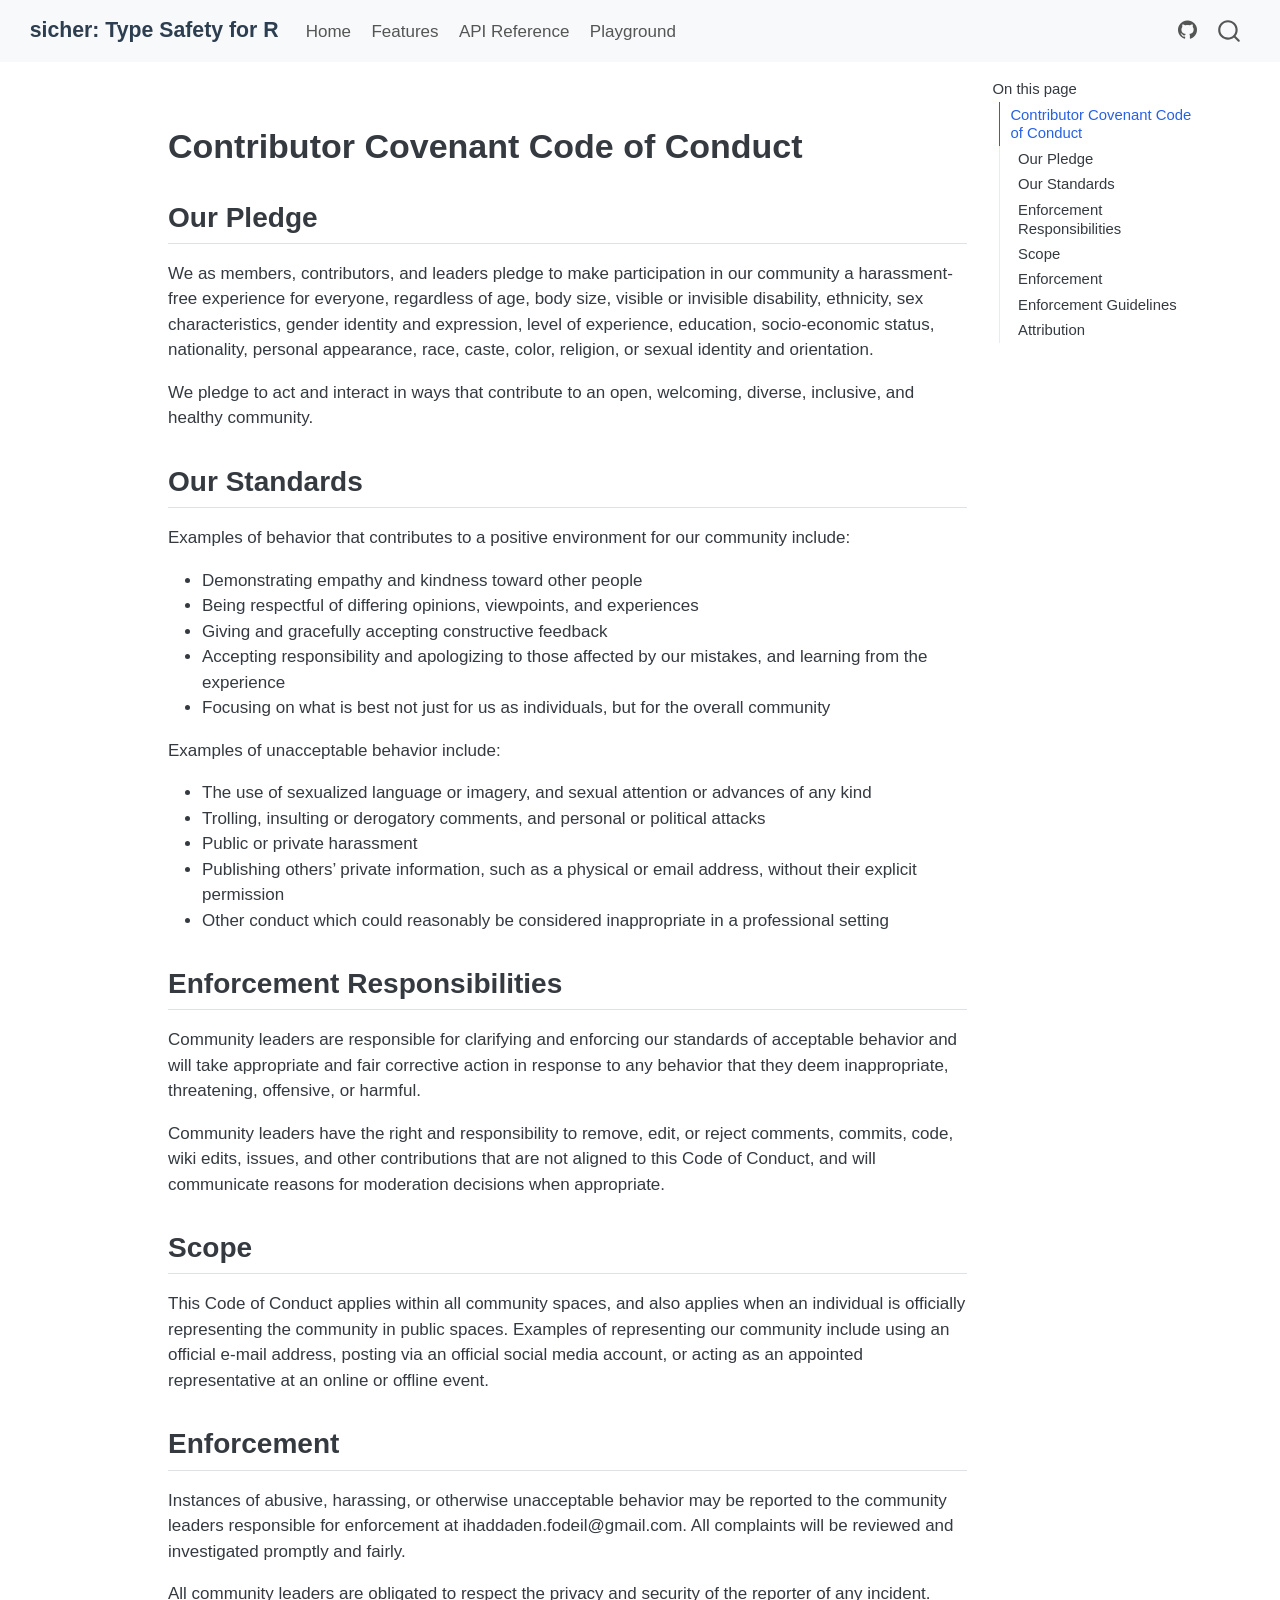
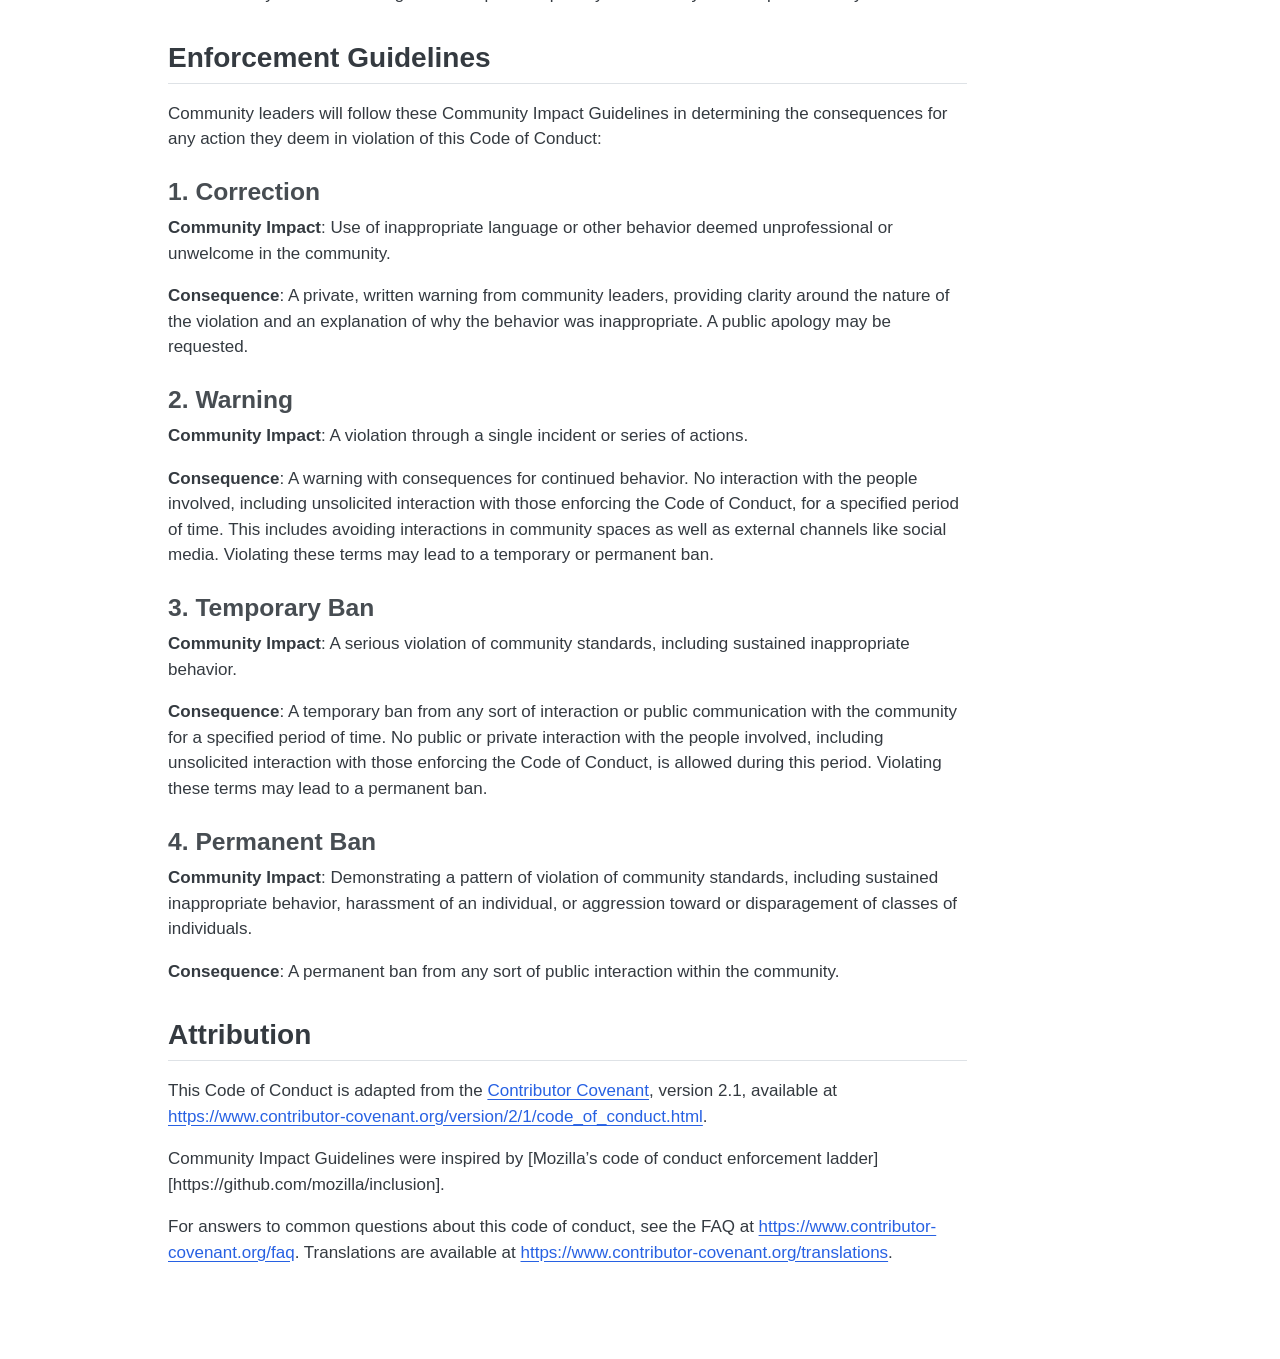
<file: docs/CODE_OF_CONDUCT.html>
<!DOCTYPE html>
<html xmlns="http://www.w3.org/1999/xhtml" lang="en" xml:lang="en"><head>

<meta charset="utf-8">
<meta name="generator" content="quarto-1.8.27">

<meta name="viewport" content="width=device-width, initial-scale=1.0, user-scalable=yes">


<title>code_of_conduct – sicher: Type Safety for R</title>
<style>
code{white-space: pre-wrap;}
span.smallcaps{font-variant: small-caps;}
div.columns{display: flex; gap: min(4vw, 1.5em);}
div.column{flex: auto; overflow-x: auto;}
div.hanging-indent{margin-left: 1.5em; text-indent: -1.5em;}
ul.task-list{list-style: none;}
ul.task-list li input[type="checkbox"] {
  width: 0.8em;
  margin: 0 0.8em 0.2em -1em; /* quarto-specific, see https://github.com/quarto-dev/quarto-cli/issues/4556 */ 
  vertical-align: middle;
}
</style>


<script src="site_libs/quarto-nav/quarto-nav.js"></script>
<script src="site_libs/quarto-nav/headroom.min.js"></script>
<script src="site_libs/clipboard/clipboard.min.js"></script>
<script src="site_libs/quarto-search/autocomplete.umd.js"></script>
<script src="site_libs/quarto-search/fuse.min.js"></script>
<script src="site_libs/quarto-search/quarto-search.js"></script>
<meta name="quarto:offset" content="./">
<script src="site_libs/quarto-html/quarto.js" type="module"></script>
<script src="site_libs/quarto-html/tabsets/tabsets.js" type="module"></script>
<script src="site_libs/quarto-html/axe/axe-check.js" type="module"></script>
<script src="site_libs/quarto-html/popper.min.js"></script>
<script src="site_libs/quarto-html/tippy.umd.min.js"></script>
<script src="site_libs/quarto-html/anchor.min.js"></script>
<link href="site_libs/quarto-html/tippy.css" rel="stylesheet">
<link href="site_libs/quarto-html/quarto-syntax-highlighting-ed96de9b727972fe78a7b5d16c58bf87.css" rel="stylesheet" id="quarto-text-highlighting-styles">
<script src="site_libs/bootstrap/bootstrap.min.js"></script>
<link href="site_libs/bootstrap/bootstrap-icons.css" rel="stylesheet">
<link href="site_libs/bootstrap/bootstrap-5b4ad623e5705c0698d39aec6f10cf02.min.css" rel="stylesheet" append-hash="true" id="quarto-bootstrap" data-mode="light">
<script id="quarto-search-options" type="application/json">{
  "location": "navbar",
  "copy-button": false,
  "collapse-after": 3,
  "panel-placement": "end",
  "type": "overlay",
  "limit": 50,
  "keyboard-shortcut": [
    "f",
    "/",
    "s"
  ],
  "show-item-context": false,
  "language": {
    "search-no-results-text": "No results",
    "search-matching-documents-text": "matching documents",
    "search-copy-link-title": "Copy link to search",
    "search-hide-matches-text": "Hide additional matches",
    "search-more-match-text": "more match in this document",
    "search-more-matches-text": "more matches in this document",
    "search-clear-button-title": "Clear",
    "search-text-placeholder": "",
    "search-detached-cancel-button-title": "Cancel",
    "search-submit-button-title": "Submit",
    "search-label": "Search"
  }
}</script>


<link rel="stylesheet" href="styles.css">
</head>

<body class="nav-fixed quarto-light">

<div id="quarto-search-results"></div>
  <header id="quarto-header" class="headroom fixed-top">
    <nav class="navbar navbar-expand-lg " data-bs-theme="dark">
      <div class="navbar-container container-fluid">
      <div class="navbar-brand-container mx-auto">
    <a class="navbar-brand" href="./index.html">
    <span class="navbar-title">sicher: Type Safety for R</span>
    </a>
  </div>
            <div id="quarto-search" class="" title="Search"></div>
          <button class="navbar-toggler" type="button" data-bs-toggle="collapse" data-bs-target="#navbarCollapse" aria-controls="navbarCollapse" role="menu" aria-expanded="false" aria-label="Toggle navigation" onclick="if (window.quartoToggleHeadroom) { window.quartoToggleHeadroom(); }">
  <span class="navbar-toggler-icon"></span>
</button>
          <div class="collapse navbar-collapse" id="navbarCollapse">
            <ul class="navbar-nav navbar-nav-scroll me-auto">
  <li class="nav-item">
    <a class="nav-link" href="./index.html"> 
<span class="menu-text">Home</span></a>
  </li>  
  <li class="nav-item">
    <a class="nav-link" href="./features.html"> 
<span class="menu-text">Features</span></a>
  </li>  
  <li class="nav-item">
    <a class="nav-link" href="./api.html"> 
<span class="menu-text">API Reference</span></a>
  </li>  
  <li class="nav-item">
    <a class="nav-link" href="./playground.html"> 
<span class="menu-text">Playground</span></a>
  </li>  
</ul>
            <ul class="navbar-nav navbar-nav-scroll ms-auto">
  <li class="nav-item compact">
    <a class="nav-link" href="https://github.com/feddelegrand7/sicher"> <i class="bi bi-github" role="img">
</i> 
<span class="menu-text"></span></a>
  </li>  
</ul>
          </div> <!-- /navcollapse -->
            <div class="quarto-navbar-tools">
</div>
      </div> <!-- /container-fluid -->
    </nav>
</header>
<!-- content -->
<div id="quarto-content" class="quarto-container page-columns page-rows-contents page-layout-article page-navbar">
<!-- sidebar -->
<!-- margin-sidebar -->
    <div id="quarto-margin-sidebar" class="sidebar margin-sidebar">
        <nav id="TOC" role="doc-toc" class="toc-active">
    <h2 id="toc-title">On this page</h2>
   
  <ul>
  <li><a href="#contributor-covenant-code-of-conduct" id="toc-contributor-covenant-code-of-conduct" class="nav-link active" data-scroll-target="#contributor-covenant-code-of-conduct">Contributor Covenant Code of Conduct</a>
  <ul class="collapse">
  <li><a href="#our-pledge" id="toc-our-pledge" class="nav-link" data-scroll-target="#our-pledge">Our Pledge</a></li>
  <li><a href="#our-standards" id="toc-our-standards" class="nav-link" data-scroll-target="#our-standards">Our Standards</a></li>
  <li><a href="#enforcement-responsibilities" id="toc-enforcement-responsibilities" class="nav-link" data-scroll-target="#enforcement-responsibilities">Enforcement Responsibilities</a></li>
  <li><a href="#scope" id="toc-scope" class="nav-link" data-scroll-target="#scope">Scope</a></li>
  <li><a href="#enforcement" id="toc-enforcement" class="nav-link" data-scroll-target="#enforcement">Enforcement</a></li>
  <li><a href="#enforcement-guidelines" id="toc-enforcement-guidelines" class="nav-link" data-scroll-target="#enforcement-guidelines">Enforcement Guidelines</a>
  <ul class="collapse">
  <li><a href="#correction" id="toc-correction" class="nav-link" data-scroll-target="#correction">1. Correction</a></li>
  <li><a href="#warning" id="toc-warning" class="nav-link" data-scroll-target="#warning">2. Warning</a></li>
  <li><a href="#temporary-ban" id="toc-temporary-ban" class="nav-link" data-scroll-target="#temporary-ban">3. Temporary Ban</a></li>
  <li><a href="#permanent-ban" id="toc-permanent-ban" class="nav-link" data-scroll-target="#permanent-ban">4. Permanent Ban</a></li>
  </ul></li>
  <li><a href="#attribution" id="toc-attribution" class="nav-link" data-scroll-target="#attribution">Attribution</a></li>
  </ul></li>
  </ul>
</nav>
    </div>
<!-- main -->
<main class="content" id="quarto-document-content"><header id="title-block-header" class="quarto-title-block"></header>




<section id="contributor-covenant-code-of-conduct" class="level1">
<h1>Contributor Covenant Code of Conduct</h1>
<section id="our-pledge" class="level2">
<h2 class="anchored" data-anchor-id="our-pledge">Our Pledge</h2>
<p>We as members, contributors, and leaders pledge to make participation in our community a harassment-free experience for everyone, regardless of age, body size, visible or invisible disability, ethnicity, sex characteristics, gender identity and expression, level of experience, education, socio-economic status, nationality, personal appearance, race, caste, color, religion, or sexual identity and orientation.</p>
<p>We pledge to act and interact in ways that contribute to an open, welcoming, diverse, inclusive, and healthy community.</p>
</section>
<section id="our-standards" class="level2">
<h2 class="anchored" data-anchor-id="our-standards">Our Standards</h2>
<p>Examples of behavior that contributes to a positive environment for our community include:</p>
<ul>
<li>Demonstrating empathy and kindness toward other people</li>
<li>Being respectful of differing opinions, viewpoints, and experiences</li>
<li>Giving and gracefully accepting constructive feedback</li>
<li>Accepting responsibility and apologizing to those affected by our mistakes, and learning from the experience</li>
<li>Focusing on what is best not just for us as individuals, but for the overall community</li>
</ul>
<p>Examples of unacceptable behavior include:</p>
<ul>
<li>The use of sexualized language or imagery, and sexual attention or advances of any kind</li>
<li>Trolling, insulting or derogatory comments, and personal or political attacks</li>
<li>Public or private harassment</li>
<li>Publishing others’ private information, such as a physical or email address, without their explicit permission</li>
<li>Other conduct which could reasonably be considered inappropriate in a professional setting</li>
</ul>
</section>
<section id="enforcement-responsibilities" class="level2">
<h2 class="anchored" data-anchor-id="enforcement-responsibilities">Enforcement Responsibilities</h2>
<p>Community leaders are responsible for clarifying and enforcing our standards of acceptable behavior and will take appropriate and fair corrective action in response to any behavior that they deem inappropriate, threatening, offensive, or harmful.</p>
<p>Community leaders have the right and responsibility to remove, edit, or reject comments, commits, code, wiki edits, issues, and other contributions that are not aligned to this Code of Conduct, and will communicate reasons for moderation decisions when appropriate.</p>
</section>
<section id="scope" class="level2">
<h2 class="anchored" data-anchor-id="scope">Scope</h2>
<p>This Code of Conduct applies within all community spaces, and also applies when an individual is officially representing the community in public spaces. Examples of representing our community include using an official e-mail address, posting via an official social media account, or acting as an appointed representative at an online or offline event.</p>
</section>
<section id="enforcement" class="level2">
<h2 class="anchored" data-anchor-id="enforcement">Enforcement</h2>
<p>Instances of abusive, harassing, or otherwise unacceptable behavior may be reported to the community leaders responsible for enforcement at ihaddaden.fodeil@gmail.com. All complaints will be reviewed and investigated promptly and fairly.</p>
<p>All community leaders are obligated to respect the privacy and security of the reporter of any incident.</p>
</section>
<section id="enforcement-guidelines" class="level2">
<h2 class="anchored" data-anchor-id="enforcement-guidelines">Enforcement Guidelines</h2>
<p>Community leaders will follow these Community Impact Guidelines in determining the consequences for any action they deem in violation of this Code of Conduct:</p>
<section id="correction" class="level3">
<h3 class="anchored" data-anchor-id="correction">1. Correction</h3>
<p><strong>Community Impact</strong>: Use of inappropriate language or other behavior deemed unprofessional or unwelcome in the community.</p>
<p><strong>Consequence</strong>: A private, written warning from community leaders, providing clarity around the nature of the violation and an explanation of why the behavior was inappropriate. A public apology may be requested.</p>
</section>
<section id="warning" class="level3">
<h3 class="anchored" data-anchor-id="warning">2. Warning</h3>
<p><strong>Community Impact</strong>: A violation through a single incident or series of actions.</p>
<p><strong>Consequence</strong>: A warning with consequences for continued behavior. No interaction with the people involved, including unsolicited interaction with those enforcing the Code of Conduct, for a specified period of time. This includes avoiding interactions in community spaces as well as external channels like social media. Violating these terms may lead to a temporary or permanent ban.</p>
</section>
<section id="temporary-ban" class="level3">
<h3 class="anchored" data-anchor-id="temporary-ban">3. Temporary Ban</h3>
<p><strong>Community Impact</strong>: A serious violation of community standards, including sustained inappropriate behavior.</p>
<p><strong>Consequence</strong>: A temporary ban from any sort of interaction or public communication with the community for a specified period of time. No public or private interaction with the people involved, including unsolicited interaction with those enforcing the Code of Conduct, is allowed during this period. Violating these terms may lead to a permanent ban.</p>
</section>
<section id="permanent-ban" class="level3">
<h3 class="anchored" data-anchor-id="permanent-ban">4. Permanent Ban</h3>
<p><strong>Community Impact</strong>: Demonstrating a pattern of violation of community standards, including sustained inappropriate behavior, harassment of an individual, or aggression toward or disparagement of classes of individuals.</p>
<p><strong>Consequence</strong>: A permanent ban from any sort of public interaction within the community.</p>
</section>
</section>
<section id="attribution" class="level2">
<h2 class="anchored" data-anchor-id="attribution">Attribution</h2>
<p>This Code of Conduct is adapted from the <a href="https://www.contributor-covenant.org">Contributor Covenant</a>, version 2.1, available at <a href="https://www.contributor-covenant.org/version/2/1/code_of_conduct.html" class="uri">https://www.contributor-covenant.org/version/2/1/code_of_conduct.html</a>.</p>
<p>Community Impact Guidelines were inspired by [Mozilla’s code of conduct enforcement ladder][https://github.com/mozilla/inclusion].</p>
<p>For answers to common questions about this code of conduct, see the FAQ at <a href="https://www.contributor-covenant.org/faq" class="uri">https://www.contributor-covenant.org/faq</a>. Translations are available at <a href="https://www.contributor-covenant.org/translations" class="uri">https://www.contributor-covenant.org/translations</a>.</p>


</section>
</section>

</main> <!-- /main -->
<script id="quarto-html-after-body" type="application/javascript">
  window.document.addEventListener("DOMContentLoaded", function (event) {
    const icon = "";
    const anchorJS = new window.AnchorJS();
    anchorJS.options = {
      placement: 'right',
      icon: icon
    };
    anchorJS.add('.anchored');
    const isCodeAnnotation = (el) => {
      for (const clz of el.classList) {
        if (clz.startsWith('code-annotation-')) {                     
          return true;
        }
      }
      return false;
    }
    const onCopySuccess = function(e) {
      // button target
      const button = e.trigger;
      // don't keep focus
      button.blur();
      // flash "checked"
      button.classList.add('code-copy-button-checked');
      var currentTitle = button.getAttribute("title");
      button.setAttribute("title", "Copied!");
      let tooltip;
      if (window.bootstrap) {
        button.setAttribute("data-bs-toggle", "tooltip");
        button.setAttribute("data-bs-placement", "left");
        button.setAttribute("data-bs-title", "Copied!");
        tooltip = new bootstrap.Tooltip(button, 
          { trigger: "manual", 
            customClass: "code-copy-button-tooltip",
            offset: [0, -8]});
        tooltip.show();    
      }
      setTimeout(function() {
        if (tooltip) {
          tooltip.hide();
          button.removeAttribute("data-bs-title");
          button.removeAttribute("data-bs-toggle");
          button.removeAttribute("data-bs-placement");
        }
        button.setAttribute("title", currentTitle);
        button.classList.remove('code-copy-button-checked');
      }, 1000);
      // clear code selection
      e.clearSelection();
    }
    const getTextToCopy = function(trigger) {
      const outerScaffold = trigger.parentElement.cloneNode(true);
      const codeEl = outerScaffold.querySelector('code');
      for (const childEl of codeEl.children) {
        if (isCodeAnnotation(childEl)) {
          childEl.remove();
        }
      }
      return codeEl.innerText;
    }
    const clipboard = new window.ClipboardJS('.code-copy-button:not([data-in-quarto-modal])', {
      text: getTextToCopy
    });
    clipboard.on('success', onCopySuccess);
    if (window.document.getElementById('quarto-embedded-source-code-modal')) {
      const clipboardModal = new window.ClipboardJS('.code-copy-button[data-in-quarto-modal]', {
        text: getTextToCopy,
        container: window.document.getElementById('quarto-embedded-source-code-modal')
      });
      clipboardModal.on('success', onCopySuccess);
    }
      var localhostRegex = new RegExp(/^(?:http|https):\/\/localhost\:?[0-9]*\//);
      var mailtoRegex = new RegExp(/^mailto:/);
        var filterRegex = new RegExp('/' + window.location.host + '/');
      var isInternal = (href) => {
          return filterRegex.test(href) || localhostRegex.test(href) || mailtoRegex.test(href);
      }
      // Inspect non-navigation links and adorn them if external
     var links = window.document.querySelectorAll('a[href]:not(.nav-link):not(.navbar-brand):not(.toc-action):not(.sidebar-link):not(.sidebar-item-toggle):not(.pagination-link):not(.no-external):not([aria-hidden]):not(.dropdown-item):not(.quarto-navigation-tool):not(.about-link)');
      for (var i=0; i<links.length; i++) {
        const link = links[i];
        if (!isInternal(link.href)) {
          // undo the damage that might have been done by quarto-nav.js in the case of
          // links that we want to consider external
          if (link.dataset.originalHref !== undefined) {
            link.href = link.dataset.originalHref;
          }
        }
      }
    function tippyHover(el, contentFn, onTriggerFn, onUntriggerFn) {
      const config = {
        allowHTML: true,
        maxWidth: 500,
        delay: 100,
        arrow: false,
        appendTo: function(el) {
            return el.parentElement;
        },
        interactive: true,
        interactiveBorder: 10,
        theme: 'quarto',
        placement: 'bottom-start',
      };
      if (contentFn) {
        config.content = contentFn;
      }
      if (onTriggerFn) {
        config.onTrigger = onTriggerFn;
      }
      if (onUntriggerFn) {
        config.onUntrigger = onUntriggerFn;
      }
      window.tippy(el, config); 
    }
    const noterefs = window.document.querySelectorAll('a[role="doc-noteref"]');
    for (var i=0; i<noterefs.length; i++) {
      const ref = noterefs[i];
      tippyHover(ref, function() {
        // use id or data attribute instead here
        let href = ref.getAttribute('data-footnote-href') || ref.getAttribute('href');
        try { href = new URL(href).hash; } catch {}
        const id = href.replace(/^#\/?/, "");
        const note = window.document.getElementById(id);
        if (note) {
          return note.innerHTML;
        } else {
          return "";
        }
      });
    }
    const xrefs = window.document.querySelectorAll('a.quarto-xref');
    const processXRef = (id, note) => {
      // Strip column container classes
      const stripColumnClz = (el) => {
        el.classList.remove("page-full", "page-columns");
        if (el.children) {
          for (const child of el.children) {
            stripColumnClz(child);
          }
        }
      }
      stripColumnClz(note)
      if (id === null || id.startsWith('sec-')) {
        // Special case sections, only their first couple elements
        const container = document.createElement("div");
        if (note.children && note.children.length > 2) {
          container.appendChild(note.children[0].cloneNode(true));
          for (let i = 1; i < note.children.length; i++) {
            const child = note.children[i];
            if (child.tagName === "P" && child.innerText === "") {
              continue;
            } else {
              container.appendChild(child.cloneNode(true));
              break;
            }
          }
          if (window.Quarto?.typesetMath) {
            window.Quarto.typesetMath(container);
          }
          return container.innerHTML
        } else {
          if (window.Quarto?.typesetMath) {
            window.Quarto.typesetMath(note);
          }
          return note.innerHTML;
        }
      } else {
        // Remove any anchor links if they are present
        const anchorLink = note.querySelector('a.anchorjs-link');
        if (anchorLink) {
          anchorLink.remove();
        }
        if (window.Quarto?.typesetMath) {
          window.Quarto.typesetMath(note);
        }
        if (note.classList.contains("callout")) {
          return note.outerHTML;
        } else {
          return note.innerHTML;
        }
      }
    }
    for (var i=0; i<xrefs.length; i++) {
      const xref = xrefs[i];
      tippyHover(xref, undefined, function(instance) {
        instance.disable();
        let url = xref.getAttribute('href');
        let hash = undefined; 
        if (url.startsWith('#')) {
          hash = url;
        } else {
          try { hash = new URL(url).hash; } catch {}
        }
        if (hash) {
          const id = hash.replace(/^#\/?/, "");
          const note = window.document.getElementById(id);
          if (note !== null) {
            try {
              const html = processXRef(id, note.cloneNode(true));
              instance.setContent(html);
            } finally {
              instance.enable();
              instance.show();
            }
          } else {
            // See if we can fetch this
            fetch(url.split('#')[0])
            .then(res => res.text())
            .then(html => {
              const parser = new DOMParser();
              const htmlDoc = parser.parseFromString(html, "text/html");
              const note = htmlDoc.getElementById(id);
              if (note !== null) {
                const html = processXRef(id, note);
                instance.setContent(html);
              } 
            }).finally(() => {
              instance.enable();
              instance.show();
            });
          }
        } else {
          // See if we can fetch a full url (with no hash to target)
          // This is a special case and we should probably do some content thinning / targeting
          fetch(url)
          .then(res => res.text())
          .then(html => {
            const parser = new DOMParser();
            const htmlDoc = parser.parseFromString(html, "text/html");
            const note = htmlDoc.querySelector('main.content');
            if (note !== null) {
              // This should only happen for chapter cross references
              // (since there is no id in the URL)
              // remove the first header
              if (note.children.length > 0 && note.children[0].tagName === "HEADER") {
                note.children[0].remove();
              }
              const html = processXRef(null, note);
              instance.setContent(html);
            } 
          }).finally(() => {
            instance.enable();
            instance.show();
          });
        }
      }, function(instance) {
      });
    }
        let selectedAnnoteEl;
        const selectorForAnnotation = ( cell, annotation) => {
          let cellAttr = 'data-code-cell="' + cell + '"';
          let lineAttr = 'data-code-annotation="' +  annotation + '"';
          const selector = 'span[' + cellAttr + '][' + lineAttr + ']';
          return selector;
        }
        const selectCodeLines = (annoteEl) => {
          const doc = window.document;
          const targetCell = annoteEl.getAttribute("data-target-cell");
          const targetAnnotation = annoteEl.getAttribute("data-target-annotation");
          const annoteSpan = window.document.querySelector(selectorForAnnotation(targetCell, targetAnnotation));
          const lines = annoteSpan.getAttribute("data-code-lines").split(",");
          const lineIds = lines.map((line) => {
            return targetCell + "-" + line;
          })
          let top = null;
          let height = null;
          let parent = null;
          if (lineIds.length > 0) {
              //compute the position of the single el (top and bottom and make a div)
              const el = window.document.getElementById(lineIds[0]);
              top = el.offsetTop;
              height = el.offsetHeight;
              parent = el.parentElement.parentElement;
            if (lineIds.length > 1) {
              const lastEl = window.document.getElementById(lineIds[lineIds.length - 1]);
              const bottom = lastEl.offsetTop + lastEl.offsetHeight;
              height = bottom - top;
            }
            if (top !== null && height !== null && parent !== null) {
              // cook up a div (if necessary) and position it 
              let div = window.document.getElementById("code-annotation-line-highlight");
              if (div === null) {
                div = window.document.createElement("div");
                div.setAttribute("id", "code-annotation-line-highlight");
                div.style.position = 'absolute';
                parent.appendChild(div);
              }
              div.style.top = top - 2 + "px";
              div.style.height = height + 4 + "px";
              div.style.left = 0;
              let gutterDiv = window.document.getElementById("code-annotation-line-highlight-gutter");
              if (gutterDiv === null) {
                gutterDiv = window.document.createElement("div");
                gutterDiv.setAttribute("id", "code-annotation-line-highlight-gutter");
                gutterDiv.style.position = 'absolute';
                const codeCell = window.document.getElementById(targetCell);
                const gutter = codeCell.querySelector('.code-annotation-gutter');
                gutter.appendChild(gutterDiv);
              }
              gutterDiv.style.top = top - 2 + "px";
              gutterDiv.style.height = height + 4 + "px";
            }
            selectedAnnoteEl = annoteEl;
          }
        };
        const unselectCodeLines = () => {
          const elementsIds = ["code-annotation-line-highlight", "code-annotation-line-highlight-gutter"];
          elementsIds.forEach((elId) => {
            const div = window.document.getElementById(elId);
            if (div) {
              div.remove();
            }
          });
          selectedAnnoteEl = undefined;
        };
          // Handle positioning of the toggle
      window.addEventListener(
        "resize",
        throttle(() => {
          elRect = undefined;
          if (selectedAnnoteEl) {
            selectCodeLines(selectedAnnoteEl);
          }
        }, 10)
      );
      function throttle(fn, ms) {
      let throttle = false;
      let timer;
        return (...args) => {
          if(!throttle) { // first call gets through
              fn.apply(this, args);
              throttle = true;
          } else { // all the others get throttled
              if(timer) clearTimeout(timer); // cancel #2
              timer = setTimeout(() => {
                fn.apply(this, args);
                timer = throttle = false;
              }, ms);
          }
        };
      }
        // Attach click handler to the DT
        const annoteDls = window.document.querySelectorAll('dt[data-target-cell]');
        for (const annoteDlNode of annoteDls) {
          annoteDlNode.addEventListener('click', (event) => {
            const clickedEl = event.target;
            if (clickedEl !== selectedAnnoteEl) {
              unselectCodeLines();
              const activeEl = window.document.querySelector('dt[data-target-cell].code-annotation-active');
              if (activeEl) {
                activeEl.classList.remove('code-annotation-active');
              }
              selectCodeLines(clickedEl);
              clickedEl.classList.add('code-annotation-active');
            } else {
              // Unselect the line
              unselectCodeLines();
              clickedEl.classList.remove('code-annotation-active');
            }
          });
        }
    const findCites = (el) => {
      const parentEl = el.parentElement;
      if (parentEl) {
        const cites = parentEl.dataset.cites;
        if (cites) {
          return {
            el,
            cites: cites.split(' ')
          };
        } else {
          return findCites(el.parentElement)
        }
      } else {
        return undefined;
      }
    };
    var bibliorefs = window.document.querySelectorAll('a[role="doc-biblioref"]');
    for (var i=0; i<bibliorefs.length; i++) {
      const ref = bibliorefs[i];
      const citeInfo = findCites(ref);
      if (citeInfo) {
        tippyHover(citeInfo.el, function() {
          var popup = window.document.createElement('div');
          citeInfo.cites.forEach(function(cite) {
            var citeDiv = window.document.createElement('div');
            citeDiv.classList.add('hanging-indent');
            citeDiv.classList.add('csl-entry');
            var biblioDiv = window.document.getElementById('ref-' + cite);
            if (biblioDiv) {
              citeDiv.innerHTML = biblioDiv.innerHTML;
            }
            popup.appendChild(citeDiv);
          });
          return popup.innerHTML;
        });
      }
    }
  });
  </script>
</div> <!-- /content -->




</body></html>
</file>
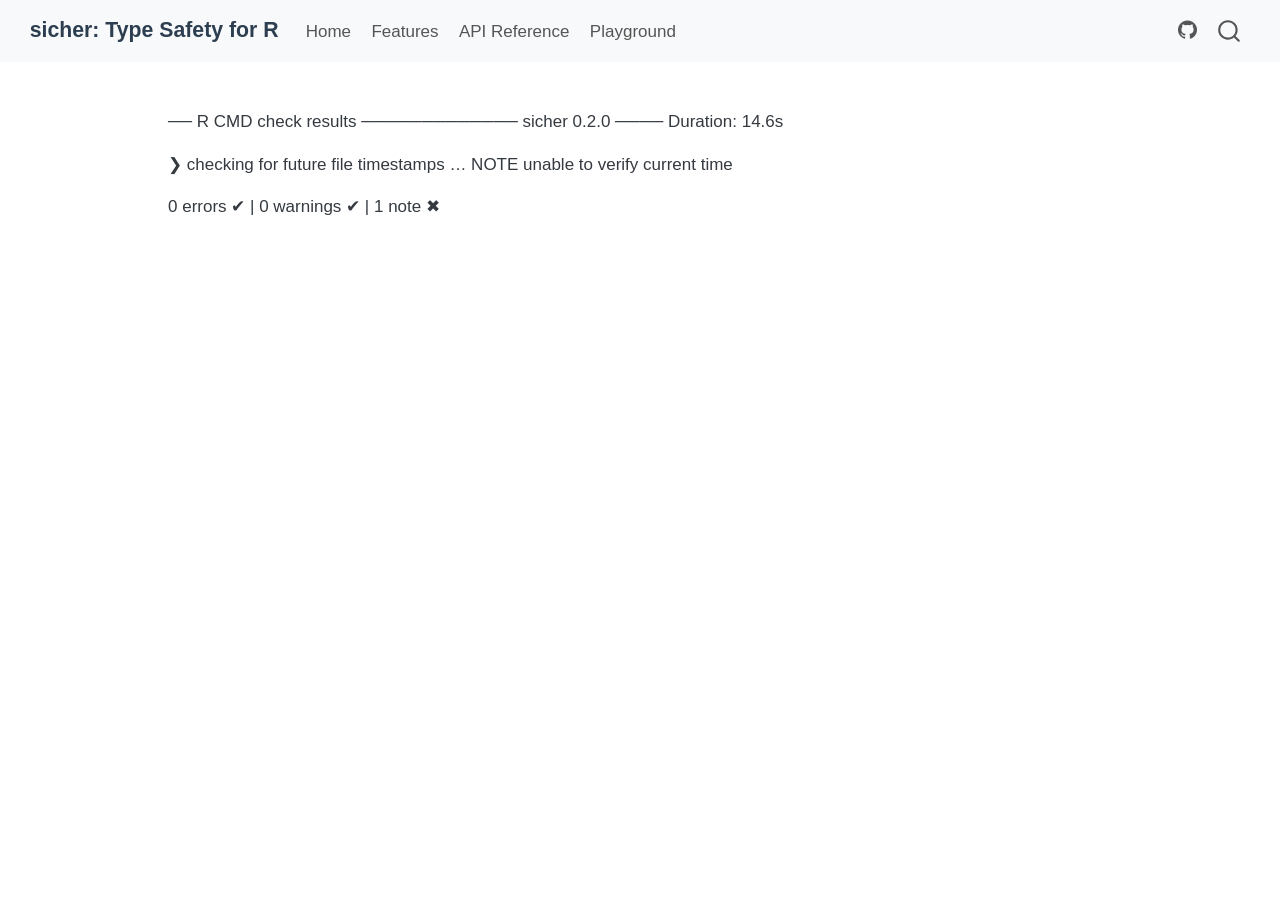
<file: docs/cran-comments.html>
<!DOCTYPE html>
<html xmlns="http://www.w3.org/1999/xhtml" lang="en" xml:lang="en"><head>

<meta charset="utf-8">
<meta name="generator" content="quarto-1.8.27">

<meta name="viewport" content="width=device-width, initial-scale=1.0, user-scalable=yes">


<title>cran-comments – sicher: Type Safety for R</title>
<style>
code{white-space: pre-wrap;}
span.smallcaps{font-variant: small-caps;}
div.columns{display: flex; gap: min(4vw, 1.5em);}
div.column{flex: auto; overflow-x: auto;}
div.hanging-indent{margin-left: 1.5em; text-indent: -1.5em;}
ul.task-list{list-style: none;}
ul.task-list li input[type="checkbox"] {
  width: 0.8em;
  margin: 0 0.8em 0.2em -1em; /* quarto-specific, see https://github.com/quarto-dev/quarto-cli/issues/4556 */ 
  vertical-align: middle;
}
</style>


<script src="site_libs/quarto-nav/quarto-nav.js"></script>
<script src="site_libs/quarto-nav/headroom.min.js"></script>
<script src="site_libs/clipboard/clipboard.min.js"></script>
<script src="site_libs/quarto-search/autocomplete.umd.js"></script>
<script src="site_libs/quarto-search/fuse.min.js"></script>
<script src="site_libs/quarto-search/quarto-search.js"></script>
<meta name="quarto:offset" content="./">
<script src="site_libs/quarto-html/quarto.js" type="module"></script>
<script src="site_libs/quarto-html/tabsets/tabsets.js" type="module"></script>
<script src="site_libs/quarto-html/axe/axe-check.js" type="module"></script>
<script src="site_libs/quarto-html/popper.min.js"></script>
<script src="site_libs/quarto-html/tippy.umd.min.js"></script>
<script src="site_libs/quarto-html/anchor.min.js"></script>
<link href="site_libs/quarto-html/tippy.css" rel="stylesheet">
<link href="site_libs/quarto-html/quarto-syntax-highlighting-ed96de9b727972fe78a7b5d16c58bf87.css" rel="stylesheet" id="quarto-text-highlighting-styles">
<script src="site_libs/bootstrap/bootstrap.min.js"></script>
<link href="site_libs/bootstrap/bootstrap-icons.css" rel="stylesheet">
<link href="site_libs/bootstrap/bootstrap-5b4ad623e5705c0698d39aec6f10cf02.min.css" rel="stylesheet" append-hash="true" id="quarto-bootstrap" data-mode="light">
<script id="quarto-search-options" type="application/json">{
  "location": "navbar",
  "copy-button": false,
  "collapse-after": 3,
  "panel-placement": "end",
  "type": "overlay",
  "limit": 50,
  "keyboard-shortcut": [
    "f",
    "/",
    "s"
  ],
  "show-item-context": false,
  "language": {
    "search-no-results-text": "No results",
    "search-matching-documents-text": "matching documents",
    "search-copy-link-title": "Copy link to search",
    "search-hide-matches-text": "Hide additional matches",
    "search-more-match-text": "more match in this document",
    "search-more-matches-text": "more matches in this document",
    "search-clear-button-title": "Clear",
    "search-text-placeholder": "",
    "search-detached-cancel-button-title": "Cancel",
    "search-submit-button-title": "Submit",
    "search-label": "Search"
  }
}</script>


<link rel="stylesheet" href="styles.css">
</head>

<body class="nav-fixed quarto-light">

<div id="quarto-search-results"></div>
  <header id="quarto-header" class="headroom fixed-top">
    <nav class="navbar navbar-expand-lg " data-bs-theme="dark">
      <div class="navbar-container container-fluid">
      <div class="navbar-brand-container mx-auto">
    <a class="navbar-brand" href="./index.html">
    <span class="navbar-title">sicher: Type Safety for R</span>
    </a>
  </div>
            <div id="quarto-search" class="" title="Search"></div>
          <button class="navbar-toggler" type="button" data-bs-toggle="collapse" data-bs-target="#navbarCollapse" aria-controls="navbarCollapse" role="menu" aria-expanded="false" aria-label="Toggle navigation" onclick="if (window.quartoToggleHeadroom) { window.quartoToggleHeadroom(); }">
  <span class="navbar-toggler-icon"></span>
</button>
          <div class="collapse navbar-collapse" id="navbarCollapse">
            <ul class="navbar-nav navbar-nav-scroll me-auto">
  <li class="nav-item">
    <a class="nav-link" href="./index.html"> 
<span class="menu-text">Home</span></a>
  </li>  
  <li class="nav-item">
    <a class="nav-link" href="./features.html"> 
<span class="menu-text">Features</span></a>
  </li>  
  <li class="nav-item">
    <a class="nav-link" href="./api.html"> 
<span class="menu-text">API Reference</span></a>
  </li>  
  <li class="nav-item">
    <a class="nav-link" href="./playground.html"> 
<span class="menu-text">Playground</span></a>
  </li>  
</ul>
            <ul class="navbar-nav navbar-nav-scroll ms-auto">
  <li class="nav-item compact">
    <a class="nav-link" href="https://github.com/feddelegrand7/sicher"> <i class="bi bi-github" role="img">
</i> 
<span class="menu-text"></span></a>
  </li>  
</ul>
          </div> <!-- /navcollapse -->
            <div class="quarto-navbar-tools">
</div>
      </div> <!-- /container-fluid -->
    </nav>
</header>
<!-- content -->
<div id="quarto-content" class="quarto-container page-columns page-rows-contents page-layout-article page-navbar">
<!-- sidebar -->
<!-- margin-sidebar -->
    <div id="quarto-margin-sidebar" class="sidebar margin-sidebar zindex-bottom">
        
    </div>
<!-- main -->
<main class="content" id="quarto-document-content"><header id="title-block-header" class="quarto-title-block"></header>




<p>── R CMD check results ───────────── sicher 0.2.0 ──── Duration: 14.6s</p>
<p>❯ checking for future file timestamps … NOTE unable to verify current time</p>
<p>0 errors ✔ | 0 warnings ✔ | 1 note ✖</p>



</main> <!-- /main -->
<script id="quarto-html-after-body" type="application/javascript">
  window.document.addEventListener("DOMContentLoaded", function (event) {
    const icon = "";
    const anchorJS = new window.AnchorJS();
    anchorJS.options = {
      placement: 'right',
      icon: icon
    };
    anchorJS.add('.anchored');
    const isCodeAnnotation = (el) => {
      for (const clz of el.classList) {
        if (clz.startsWith('code-annotation-')) {                     
          return true;
        }
      }
      return false;
    }
    const onCopySuccess = function(e) {
      // button target
      const button = e.trigger;
      // don't keep focus
      button.blur();
      // flash "checked"
      button.classList.add('code-copy-button-checked');
      var currentTitle = button.getAttribute("title");
      button.setAttribute("title", "Copied!");
      let tooltip;
      if (window.bootstrap) {
        button.setAttribute("data-bs-toggle", "tooltip");
        button.setAttribute("data-bs-placement", "left");
        button.setAttribute("data-bs-title", "Copied!");
        tooltip = new bootstrap.Tooltip(button, 
          { trigger: "manual", 
            customClass: "code-copy-button-tooltip",
            offset: [0, -8]});
        tooltip.show();    
      }
      setTimeout(function() {
        if (tooltip) {
          tooltip.hide();
          button.removeAttribute("data-bs-title");
          button.removeAttribute("data-bs-toggle");
          button.removeAttribute("data-bs-placement");
        }
        button.setAttribute("title", currentTitle);
        button.classList.remove('code-copy-button-checked');
      }, 1000);
      // clear code selection
      e.clearSelection();
    }
    const getTextToCopy = function(trigger) {
      const outerScaffold = trigger.parentElement.cloneNode(true);
      const codeEl = outerScaffold.querySelector('code');
      for (const childEl of codeEl.children) {
        if (isCodeAnnotation(childEl)) {
          childEl.remove();
        }
      }
      return codeEl.innerText;
    }
    const clipboard = new window.ClipboardJS('.code-copy-button:not([data-in-quarto-modal])', {
      text: getTextToCopy
    });
    clipboard.on('success', onCopySuccess);
    if (window.document.getElementById('quarto-embedded-source-code-modal')) {
      const clipboardModal = new window.ClipboardJS('.code-copy-button[data-in-quarto-modal]', {
        text: getTextToCopy,
        container: window.document.getElementById('quarto-embedded-source-code-modal')
      });
      clipboardModal.on('success', onCopySuccess);
    }
      var localhostRegex = new RegExp(/^(?:http|https):\/\/localhost\:?[0-9]*\//);
      var mailtoRegex = new RegExp(/^mailto:/);
        var filterRegex = new RegExp('/' + window.location.host + '/');
      var isInternal = (href) => {
          return filterRegex.test(href) || localhostRegex.test(href) || mailtoRegex.test(href);
      }
      // Inspect non-navigation links and adorn them if external
     var links = window.document.querySelectorAll('a[href]:not(.nav-link):not(.navbar-brand):not(.toc-action):not(.sidebar-link):not(.sidebar-item-toggle):not(.pagination-link):not(.no-external):not([aria-hidden]):not(.dropdown-item):not(.quarto-navigation-tool):not(.about-link)');
      for (var i=0; i<links.length; i++) {
        const link = links[i];
        if (!isInternal(link.href)) {
          // undo the damage that might have been done by quarto-nav.js in the case of
          // links that we want to consider external
          if (link.dataset.originalHref !== undefined) {
            link.href = link.dataset.originalHref;
          }
        }
      }
    function tippyHover(el, contentFn, onTriggerFn, onUntriggerFn) {
      const config = {
        allowHTML: true,
        maxWidth: 500,
        delay: 100,
        arrow: false,
        appendTo: function(el) {
            return el.parentElement;
        },
        interactive: true,
        interactiveBorder: 10,
        theme: 'quarto',
        placement: 'bottom-start',
      };
      if (contentFn) {
        config.content = contentFn;
      }
      if (onTriggerFn) {
        config.onTrigger = onTriggerFn;
      }
      if (onUntriggerFn) {
        config.onUntrigger = onUntriggerFn;
      }
      window.tippy(el, config); 
    }
    const noterefs = window.document.querySelectorAll('a[role="doc-noteref"]');
    for (var i=0; i<noterefs.length; i++) {
      const ref = noterefs[i];
      tippyHover(ref, function() {
        // use id or data attribute instead here
        let href = ref.getAttribute('data-footnote-href') || ref.getAttribute('href');
        try { href = new URL(href).hash; } catch {}
        const id = href.replace(/^#\/?/, "");
        const note = window.document.getElementById(id);
        if (note) {
          return note.innerHTML;
        } else {
          return "";
        }
      });
    }
    const xrefs = window.document.querySelectorAll('a.quarto-xref');
    const processXRef = (id, note) => {
      // Strip column container classes
      const stripColumnClz = (el) => {
        el.classList.remove("page-full", "page-columns");
        if (el.children) {
          for (const child of el.children) {
            stripColumnClz(child);
          }
        }
      }
      stripColumnClz(note)
      if (id === null || id.startsWith('sec-')) {
        // Special case sections, only their first couple elements
        const container = document.createElement("div");
        if (note.children && note.children.length > 2) {
          container.appendChild(note.children[0].cloneNode(true));
          for (let i = 1; i < note.children.length; i++) {
            const child = note.children[i];
            if (child.tagName === "P" && child.innerText === "") {
              continue;
            } else {
              container.appendChild(child.cloneNode(true));
              break;
            }
          }
          if (window.Quarto?.typesetMath) {
            window.Quarto.typesetMath(container);
          }
          return container.innerHTML
        } else {
          if (window.Quarto?.typesetMath) {
            window.Quarto.typesetMath(note);
          }
          return note.innerHTML;
        }
      } else {
        // Remove any anchor links if they are present
        const anchorLink = note.querySelector('a.anchorjs-link');
        if (anchorLink) {
          anchorLink.remove();
        }
        if (window.Quarto?.typesetMath) {
          window.Quarto.typesetMath(note);
        }
        if (note.classList.contains("callout")) {
          return note.outerHTML;
        } else {
          return note.innerHTML;
        }
      }
    }
    for (var i=0; i<xrefs.length; i++) {
      const xref = xrefs[i];
      tippyHover(xref, undefined, function(instance) {
        instance.disable();
        let url = xref.getAttribute('href');
        let hash = undefined; 
        if (url.startsWith('#')) {
          hash = url;
        } else {
          try { hash = new URL(url).hash; } catch {}
        }
        if (hash) {
          const id = hash.replace(/^#\/?/, "");
          const note = window.document.getElementById(id);
          if (note !== null) {
            try {
              const html = processXRef(id, note.cloneNode(true));
              instance.setContent(html);
            } finally {
              instance.enable();
              instance.show();
            }
          } else {
            // See if we can fetch this
            fetch(url.split('#')[0])
            .then(res => res.text())
            .then(html => {
              const parser = new DOMParser();
              const htmlDoc = parser.parseFromString(html, "text/html");
              const note = htmlDoc.getElementById(id);
              if (note !== null) {
                const html = processXRef(id, note);
                instance.setContent(html);
              } 
            }).finally(() => {
              instance.enable();
              instance.show();
            });
          }
        } else {
          // See if we can fetch a full url (with no hash to target)
          // This is a special case and we should probably do some content thinning / targeting
          fetch(url)
          .then(res => res.text())
          .then(html => {
            const parser = new DOMParser();
            const htmlDoc = parser.parseFromString(html, "text/html");
            const note = htmlDoc.querySelector('main.content');
            if (note !== null) {
              // This should only happen for chapter cross references
              // (since there is no id in the URL)
              // remove the first header
              if (note.children.length > 0 && note.children[0].tagName === "HEADER") {
                note.children[0].remove();
              }
              const html = processXRef(null, note);
              instance.setContent(html);
            } 
          }).finally(() => {
            instance.enable();
            instance.show();
          });
        }
      }, function(instance) {
      });
    }
        let selectedAnnoteEl;
        const selectorForAnnotation = ( cell, annotation) => {
          let cellAttr = 'data-code-cell="' + cell + '"';
          let lineAttr = 'data-code-annotation="' +  annotation + '"';
          const selector = 'span[' + cellAttr + '][' + lineAttr + ']';
          return selector;
        }
        const selectCodeLines = (annoteEl) => {
          const doc = window.document;
          const targetCell = annoteEl.getAttribute("data-target-cell");
          const targetAnnotation = annoteEl.getAttribute("data-target-annotation");
          const annoteSpan = window.document.querySelector(selectorForAnnotation(targetCell, targetAnnotation));
          const lines = annoteSpan.getAttribute("data-code-lines").split(",");
          const lineIds = lines.map((line) => {
            return targetCell + "-" + line;
          })
          let top = null;
          let height = null;
          let parent = null;
          if (lineIds.length > 0) {
              //compute the position of the single el (top and bottom and make a div)
              const el = window.document.getElementById(lineIds[0]);
              top = el.offsetTop;
              height = el.offsetHeight;
              parent = el.parentElement.parentElement;
            if (lineIds.length > 1) {
              const lastEl = window.document.getElementById(lineIds[lineIds.length - 1]);
              const bottom = lastEl.offsetTop + lastEl.offsetHeight;
              height = bottom - top;
            }
            if (top !== null && height !== null && parent !== null) {
              // cook up a div (if necessary) and position it 
              let div = window.document.getElementById("code-annotation-line-highlight");
              if (div === null) {
                div = window.document.createElement("div");
                div.setAttribute("id", "code-annotation-line-highlight");
                div.style.position = 'absolute';
                parent.appendChild(div);
              }
              div.style.top = top - 2 + "px";
              div.style.height = height + 4 + "px";
              div.style.left = 0;
              let gutterDiv = window.document.getElementById("code-annotation-line-highlight-gutter");
              if (gutterDiv === null) {
                gutterDiv = window.document.createElement("div");
                gutterDiv.setAttribute("id", "code-annotation-line-highlight-gutter");
                gutterDiv.style.position = 'absolute';
                const codeCell = window.document.getElementById(targetCell);
                const gutter = codeCell.querySelector('.code-annotation-gutter');
                gutter.appendChild(gutterDiv);
              }
              gutterDiv.style.top = top - 2 + "px";
              gutterDiv.style.height = height + 4 + "px";
            }
            selectedAnnoteEl = annoteEl;
          }
        };
        const unselectCodeLines = () => {
          const elementsIds = ["code-annotation-line-highlight", "code-annotation-line-highlight-gutter"];
          elementsIds.forEach((elId) => {
            const div = window.document.getElementById(elId);
            if (div) {
              div.remove();
            }
          });
          selectedAnnoteEl = undefined;
        };
          // Handle positioning of the toggle
      window.addEventListener(
        "resize",
        throttle(() => {
          elRect = undefined;
          if (selectedAnnoteEl) {
            selectCodeLines(selectedAnnoteEl);
          }
        }, 10)
      );
      function throttle(fn, ms) {
      let throttle = false;
      let timer;
        return (...args) => {
          if(!throttle) { // first call gets through
              fn.apply(this, args);
              throttle = true;
          } else { // all the others get throttled
              if(timer) clearTimeout(timer); // cancel #2
              timer = setTimeout(() => {
                fn.apply(this, args);
                timer = throttle = false;
              }, ms);
          }
        };
      }
        // Attach click handler to the DT
        const annoteDls = window.document.querySelectorAll('dt[data-target-cell]');
        for (const annoteDlNode of annoteDls) {
          annoteDlNode.addEventListener('click', (event) => {
            const clickedEl = event.target;
            if (clickedEl !== selectedAnnoteEl) {
              unselectCodeLines();
              const activeEl = window.document.querySelector('dt[data-target-cell].code-annotation-active');
              if (activeEl) {
                activeEl.classList.remove('code-annotation-active');
              }
              selectCodeLines(clickedEl);
              clickedEl.classList.add('code-annotation-active');
            } else {
              // Unselect the line
              unselectCodeLines();
              clickedEl.classList.remove('code-annotation-active');
            }
          });
        }
    const findCites = (el) => {
      const parentEl = el.parentElement;
      if (parentEl) {
        const cites = parentEl.dataset.cites;
        if (cites) {
          return {
            el,
            cites: cites.split(' ')
          };
        } else {
          return findCites(el.parentElement)
        }
      } else {
        return undefined;
      }
    };
    var bibliorefs = window.document.querySelectorAll('a[role="doc-biblioref"]');
    for (var i=0; i<bibliorefs.length; i++) {
      const ref = bibliorefs[i];
      const citeInfo = findCites(ref);
      if (citeInfo) {
        tippyHover(citeInfo.el, function() {
          var popup = window.document.createElement('div');
          citeInfo.cites.forEach(function(cite) {
            var citeDiv = window.document.createElement('div');
            citeDiv.classList.add('hanging-indent');
            citeDiv.classList.add('csl-entry');
            var biblioDiv = window.document.getElementById('ref-' + cite);
            if (biblioDiv) {
              citeDiv.innerHTML = biblioDiv.innerHTML;
            }
            popup.appendChild(citeDiv);
          });
          return popup.innerHTML;
        });
      }
    }
  });
  </script>
</div> <!-- /content -->




</body></html>
</file>
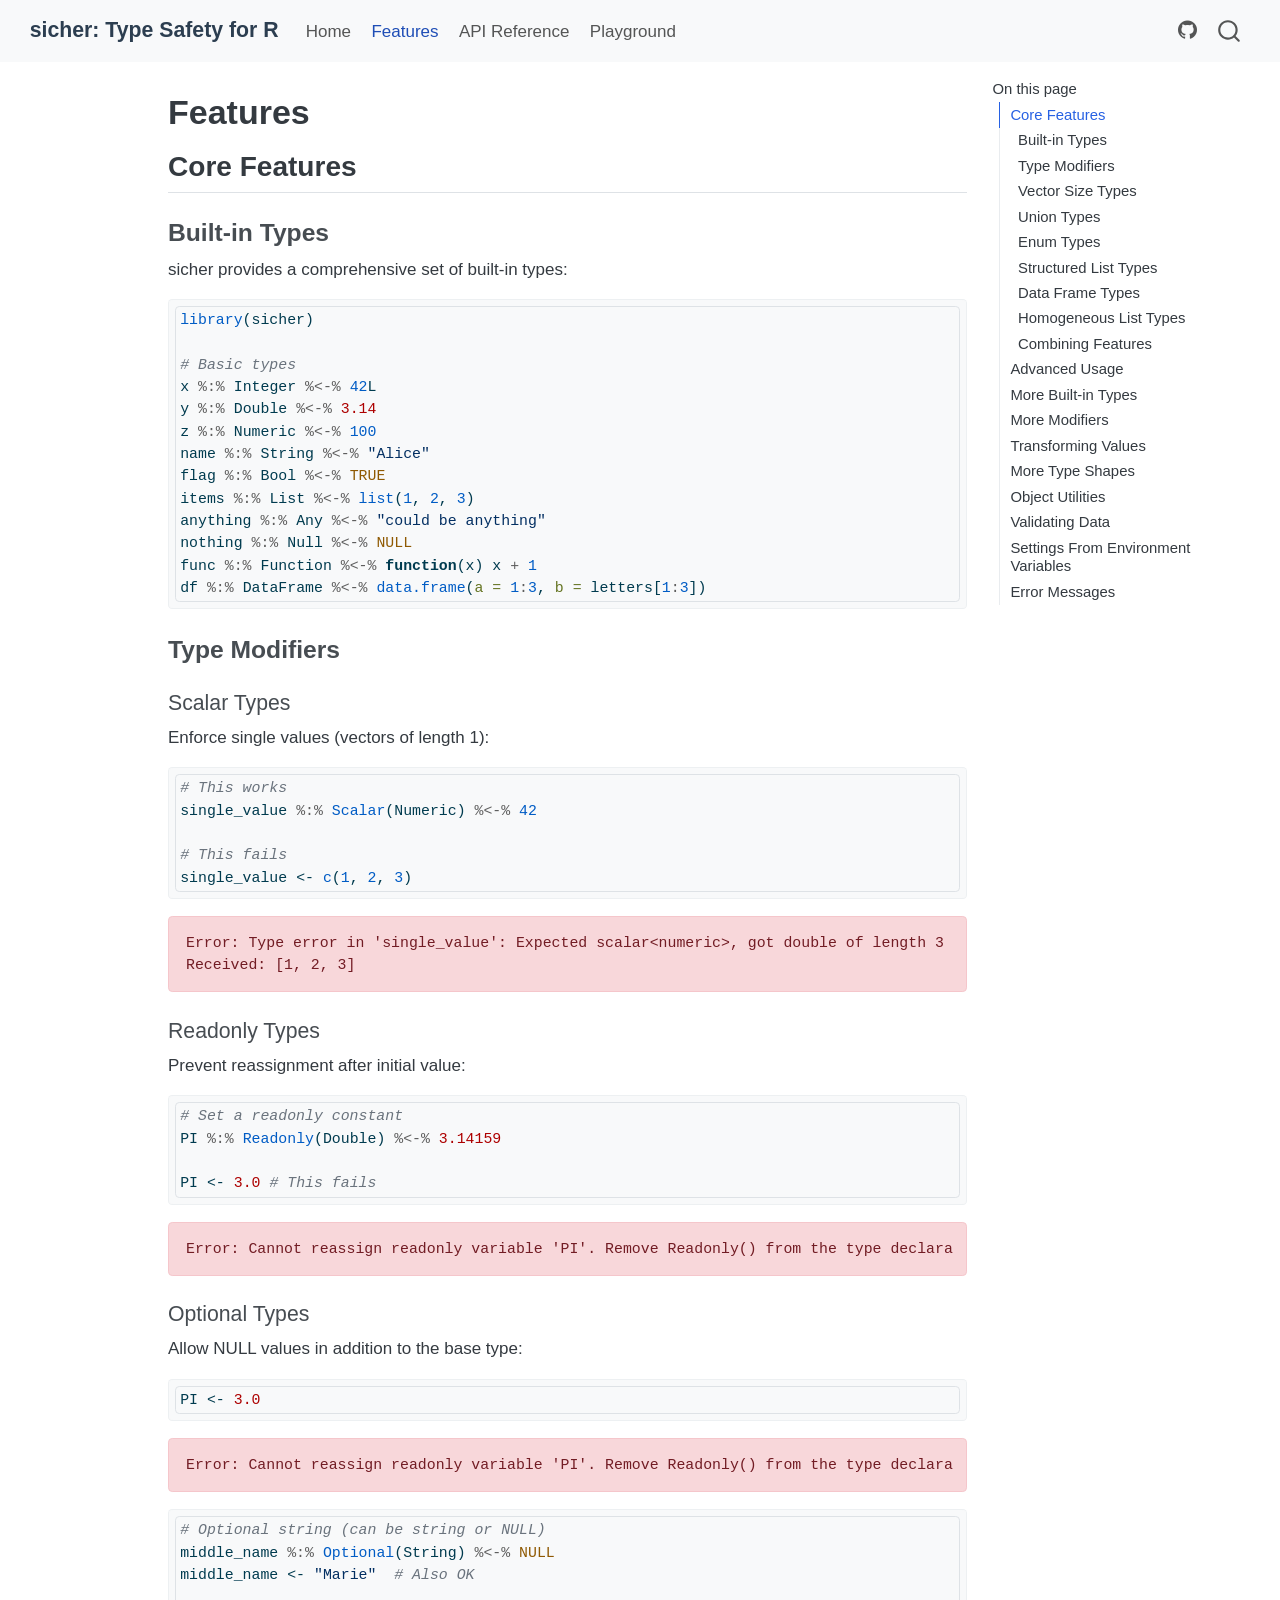
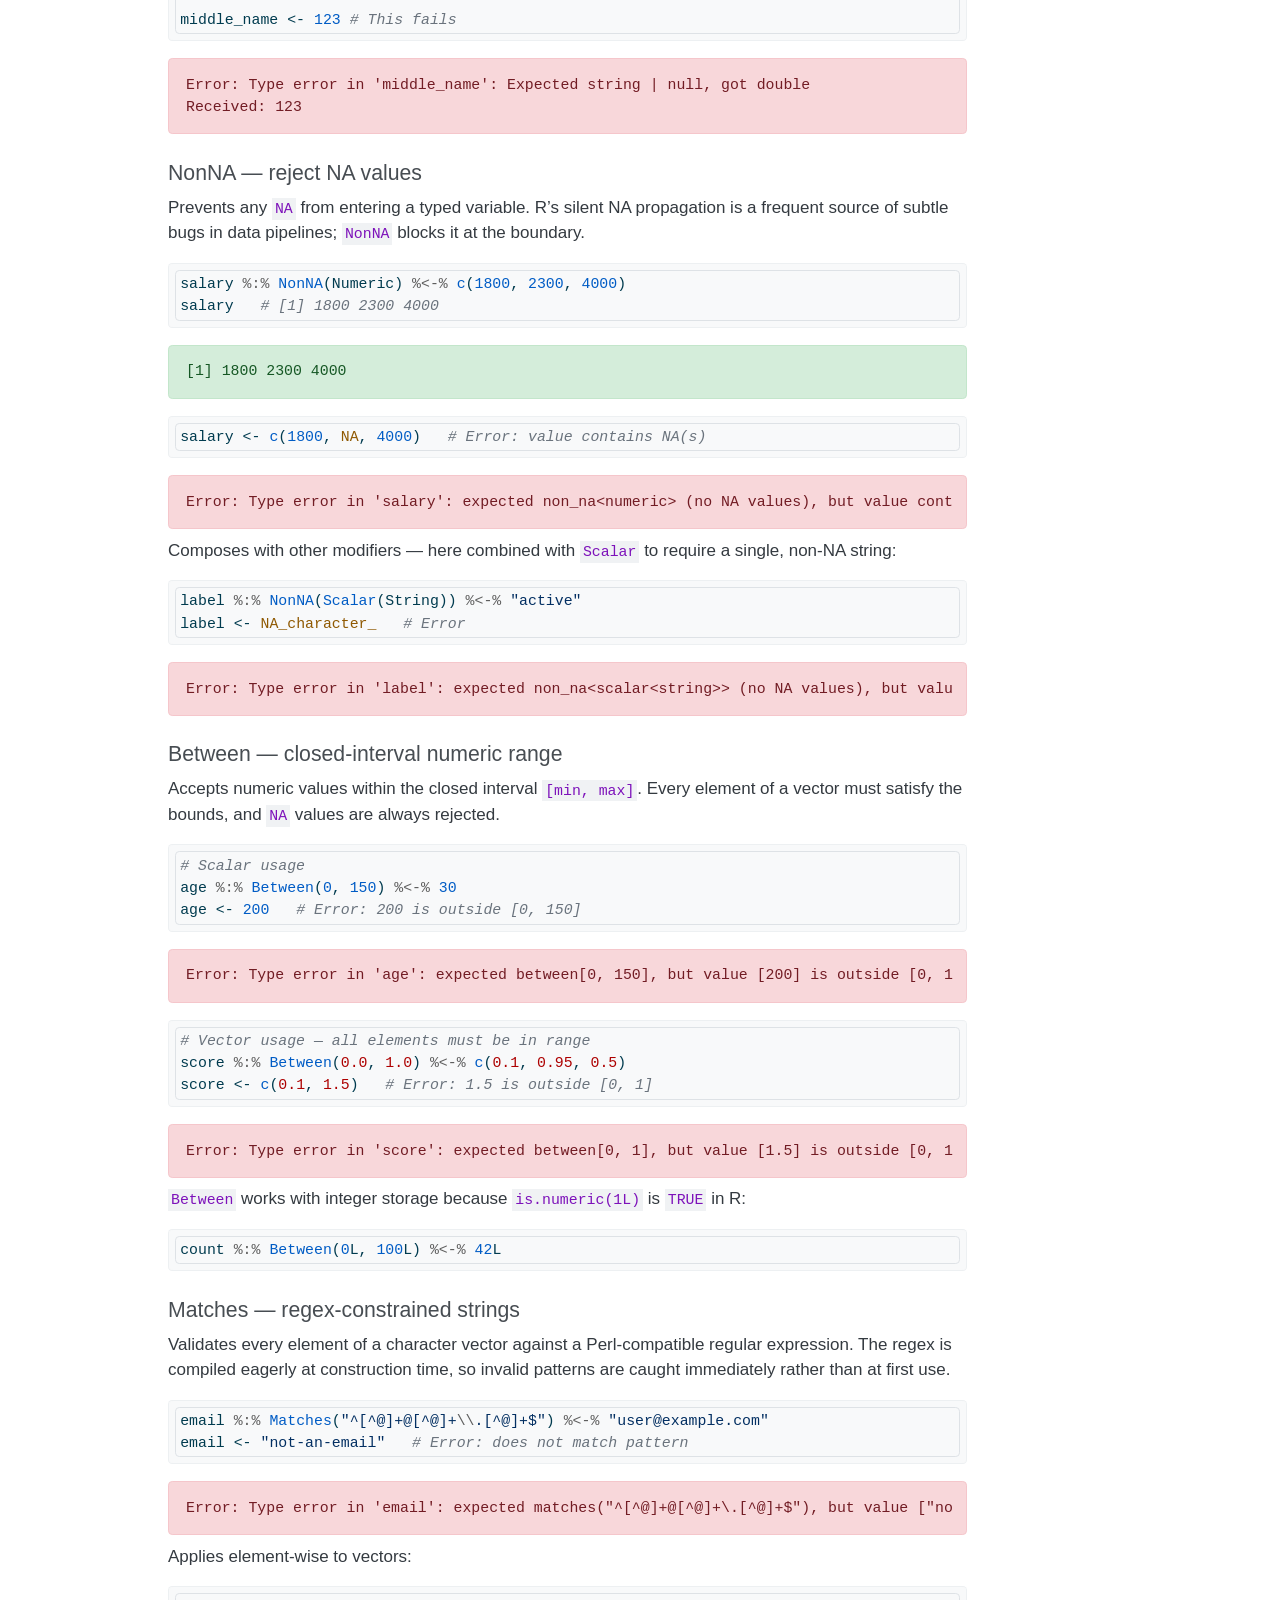
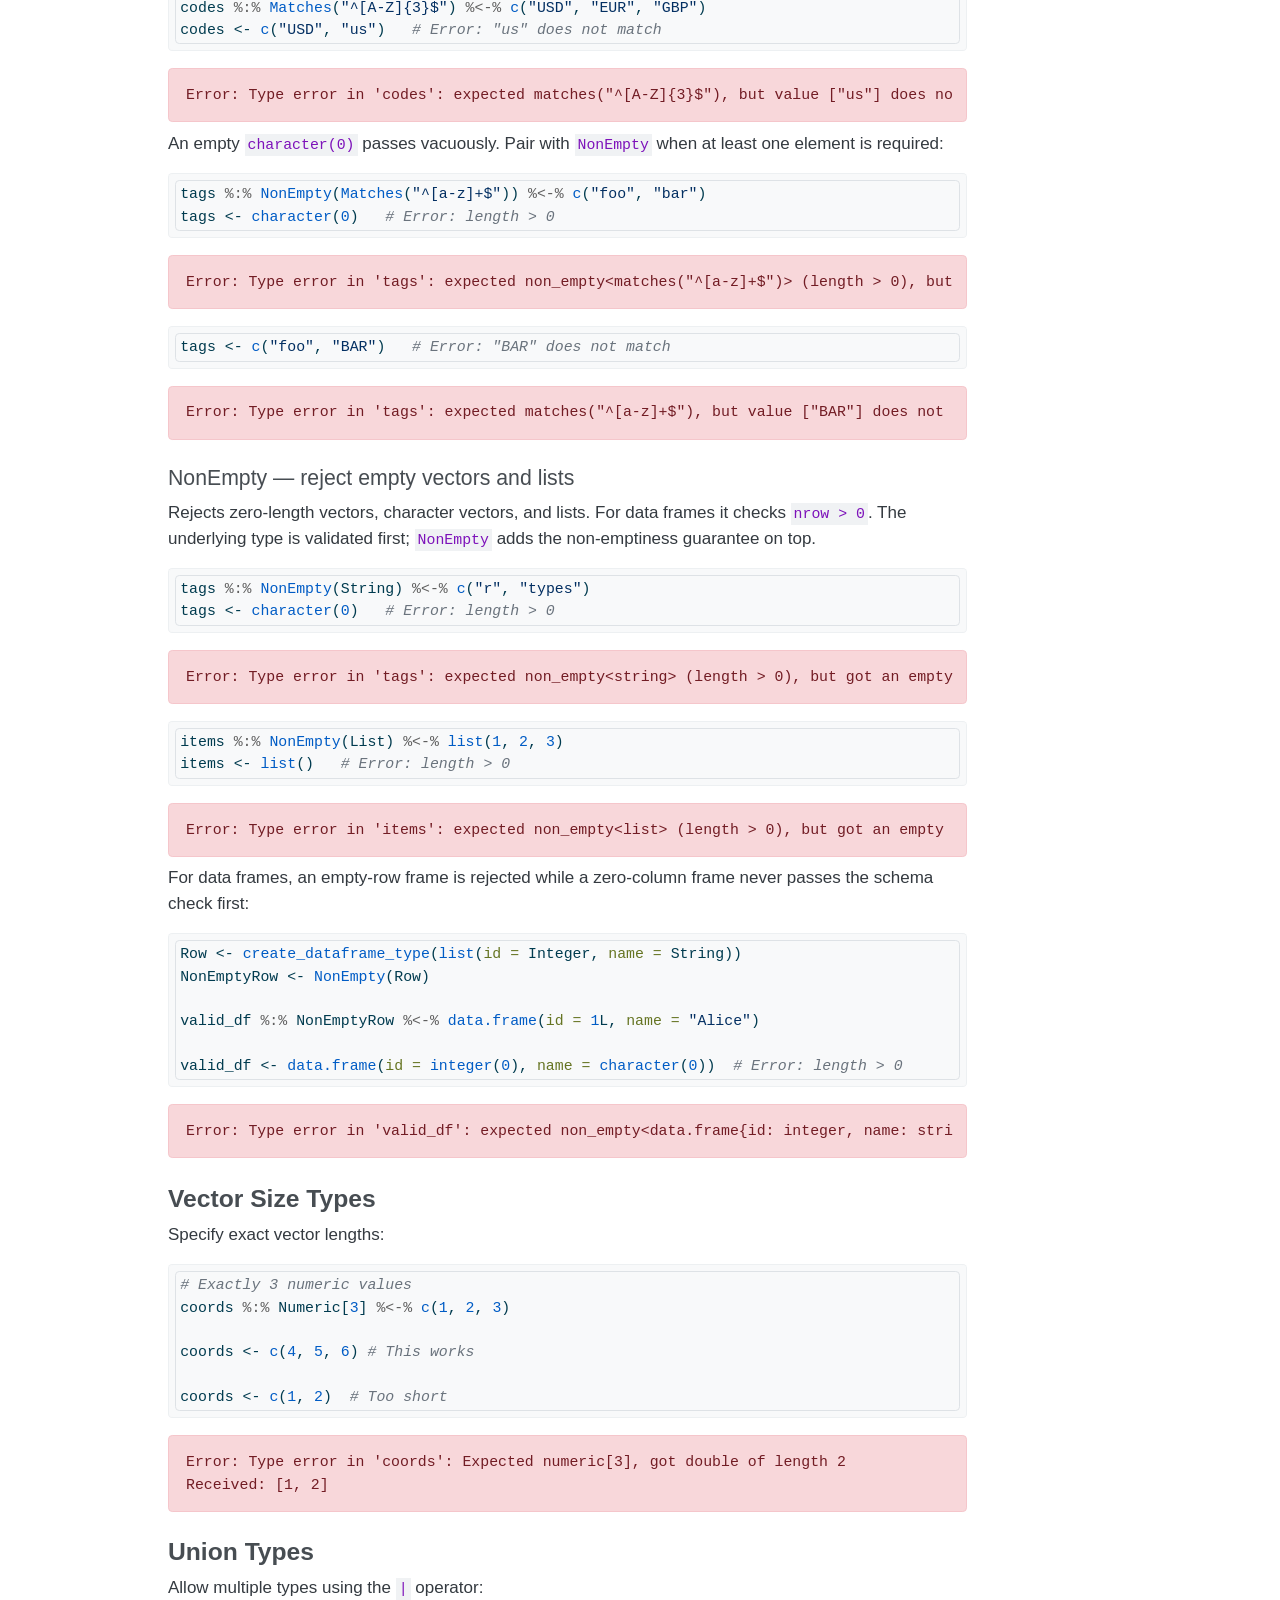
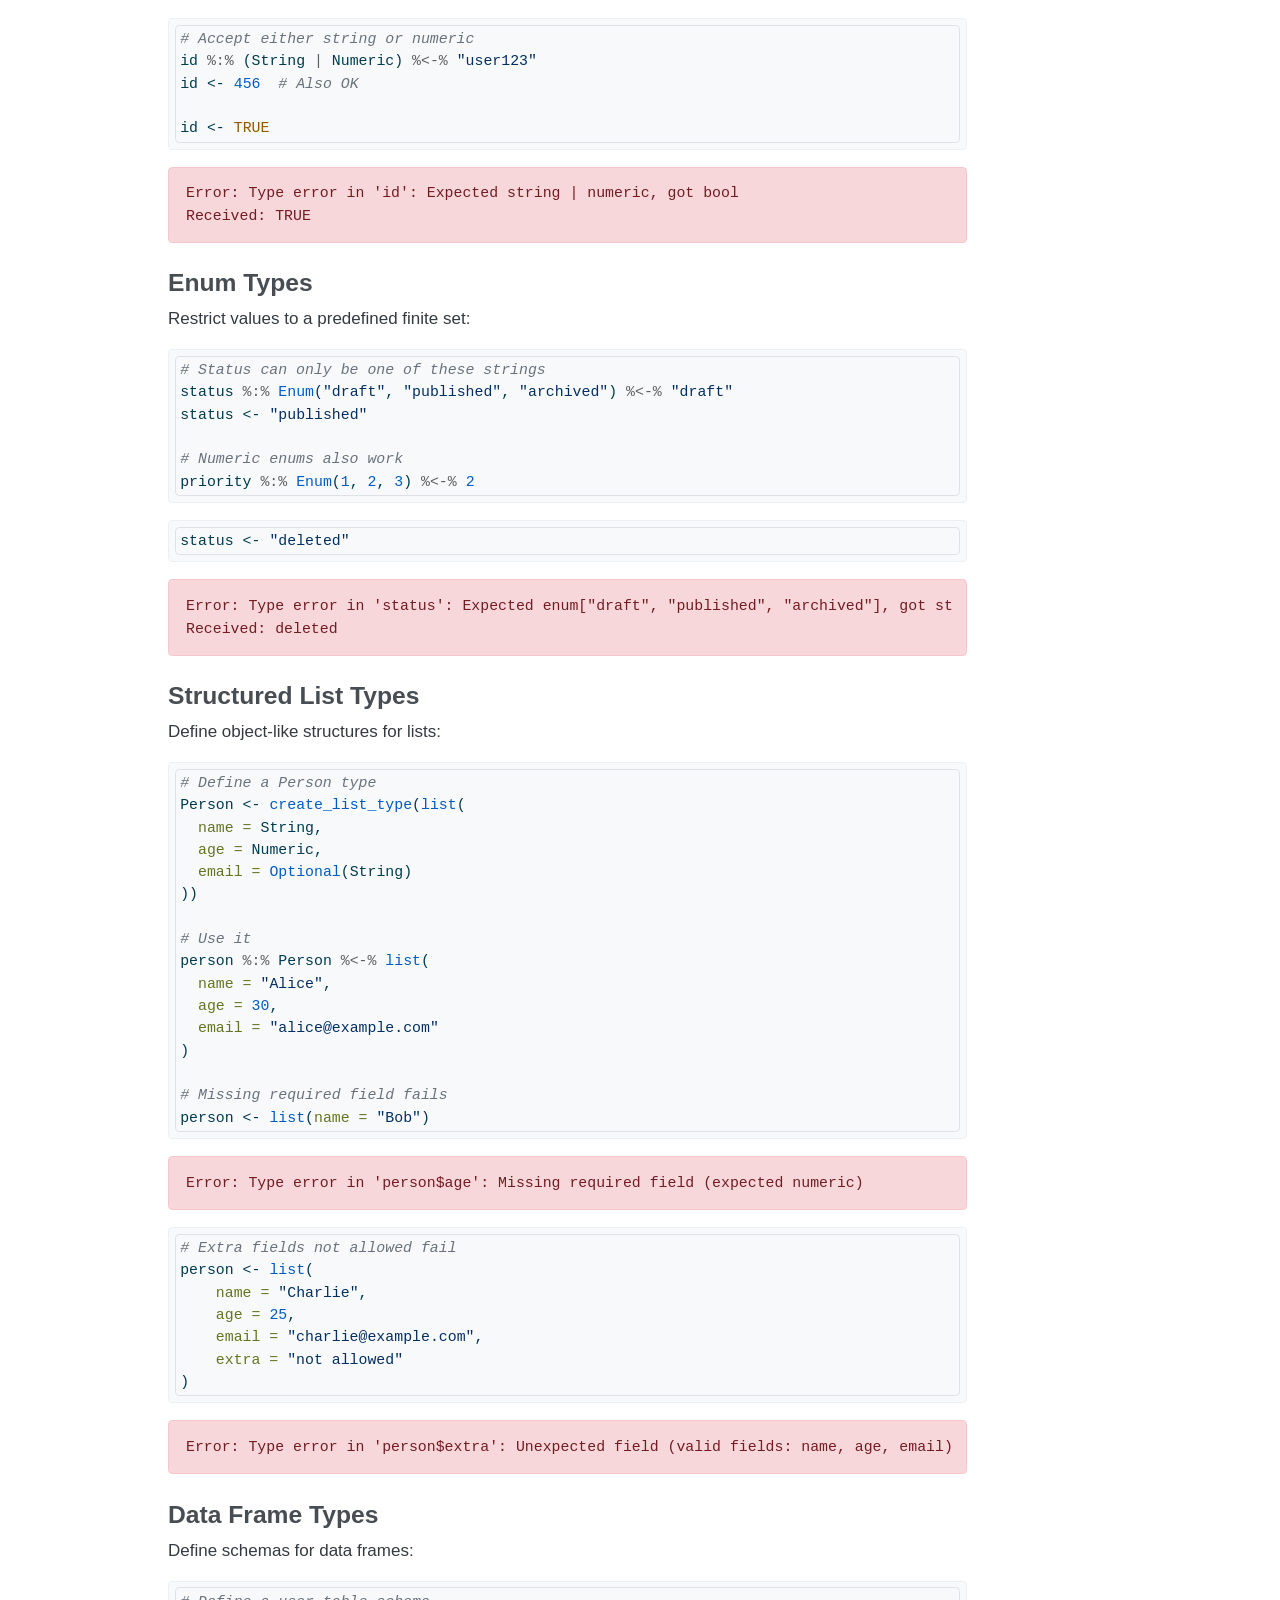
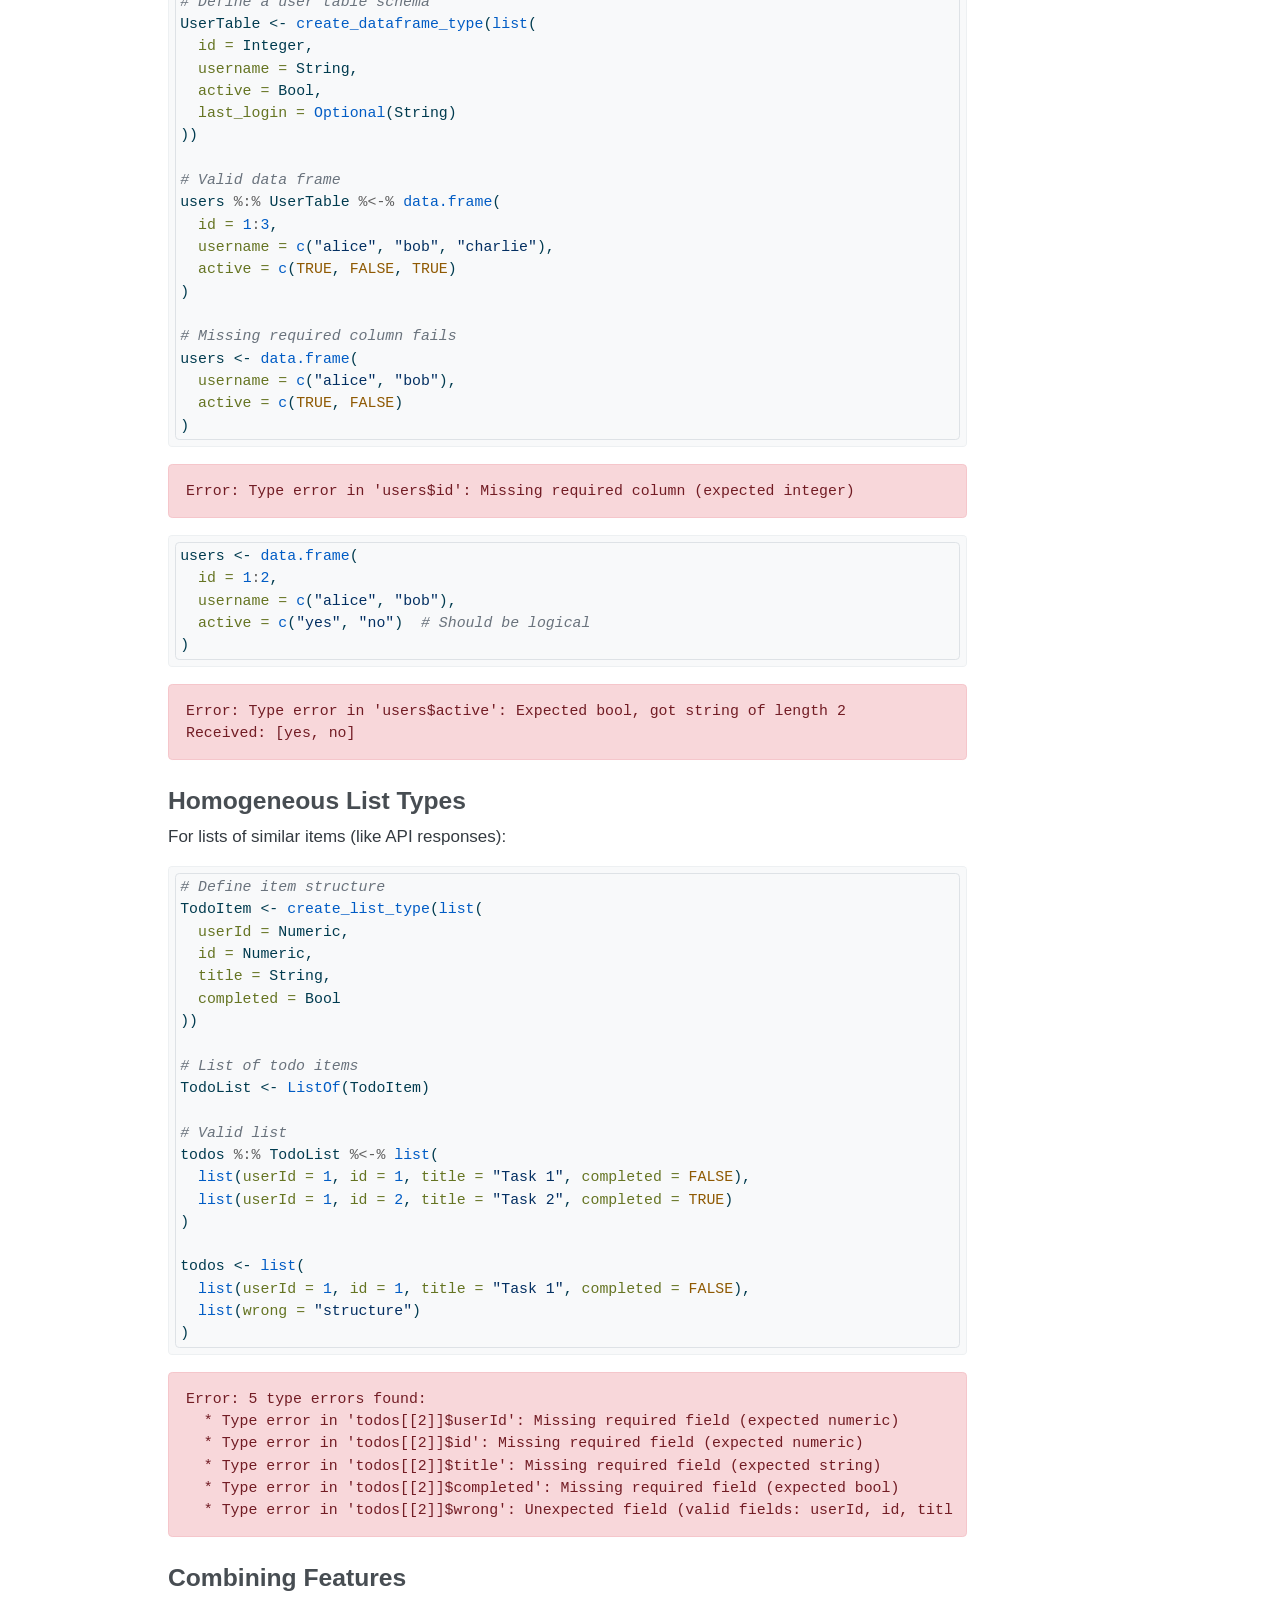
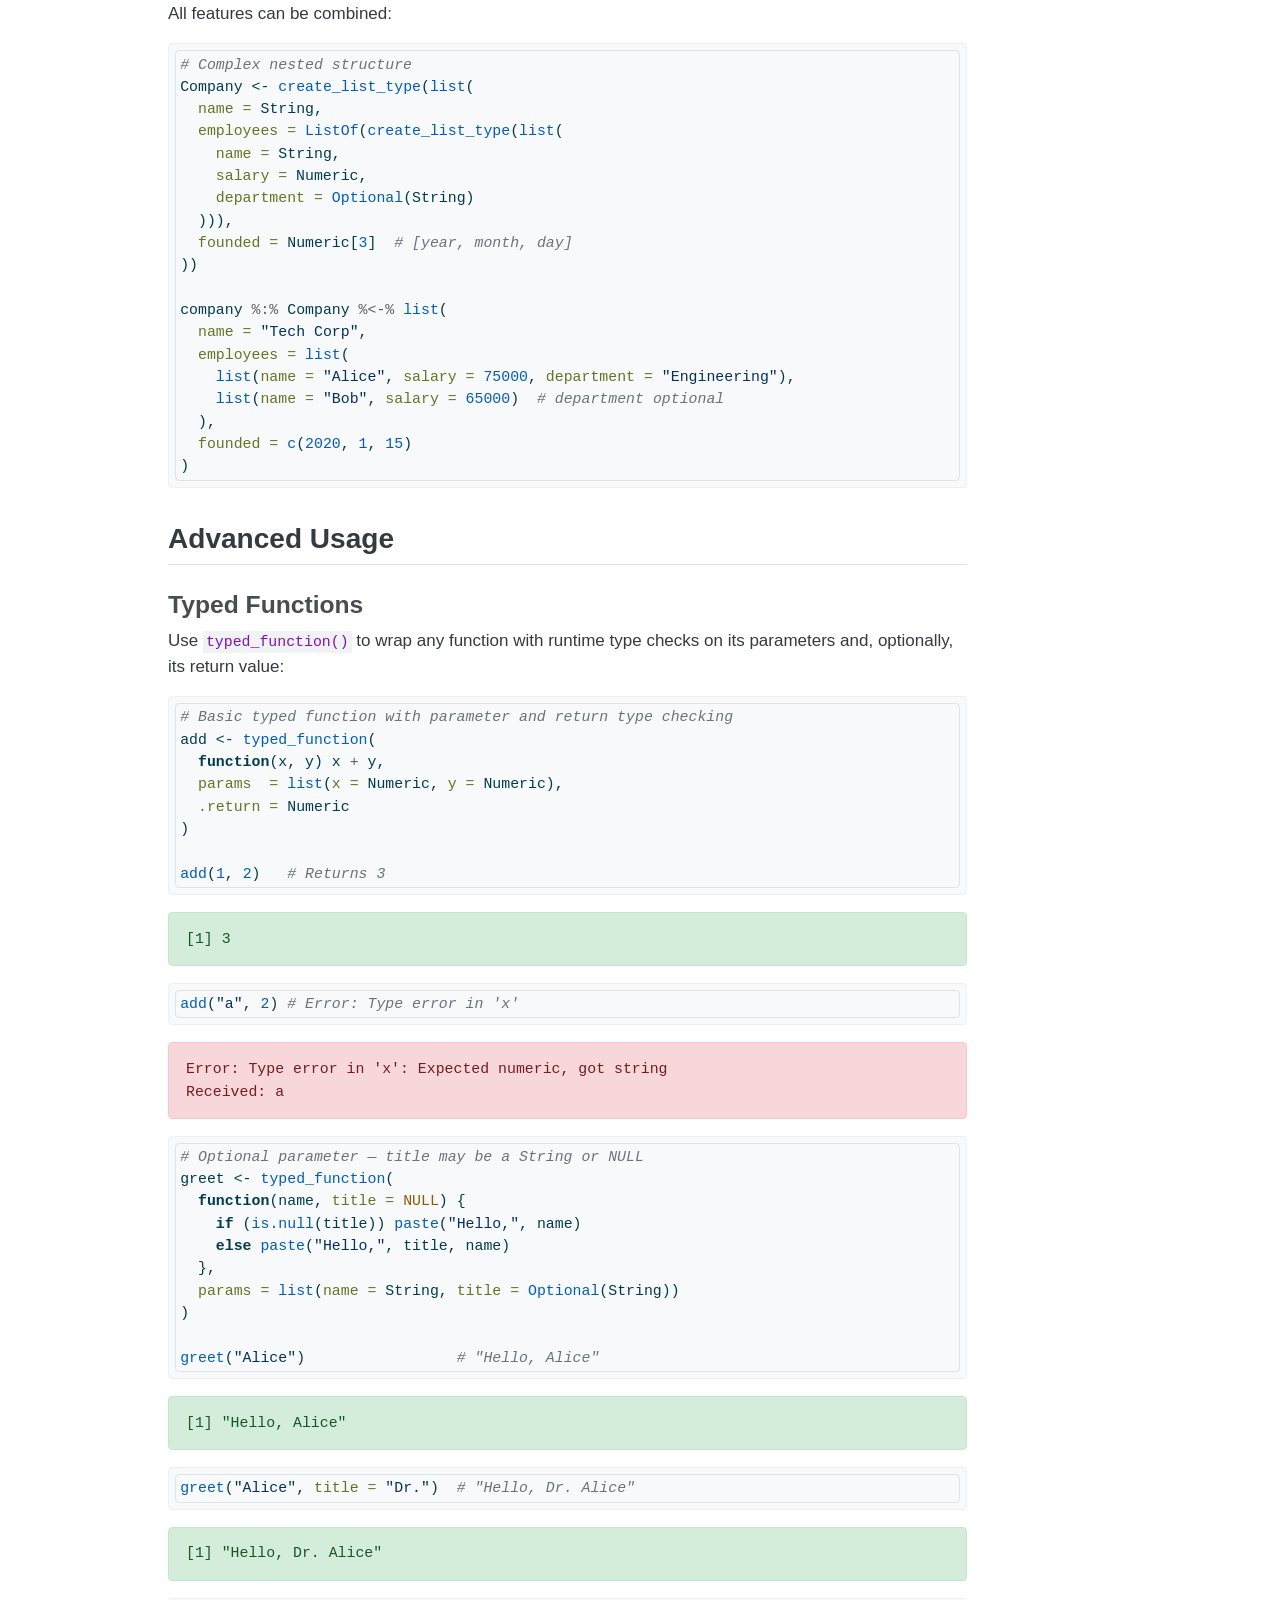
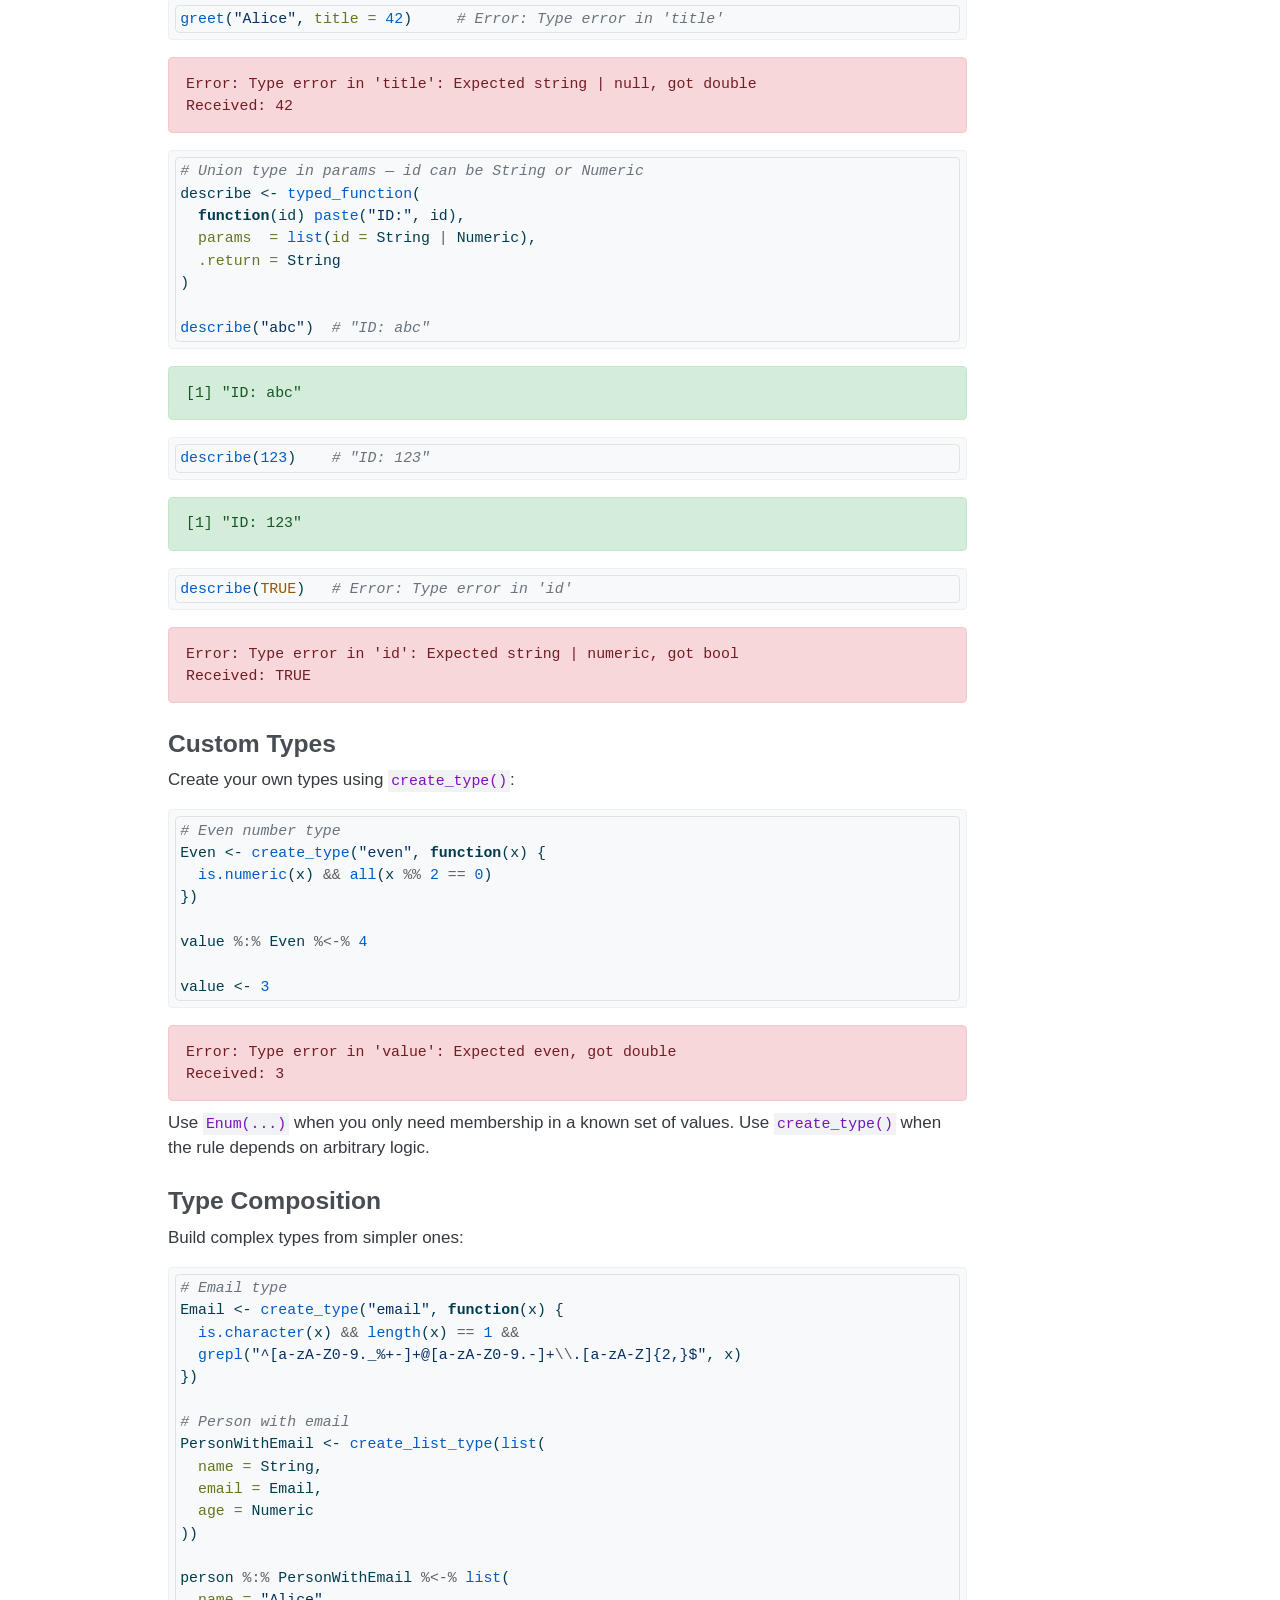
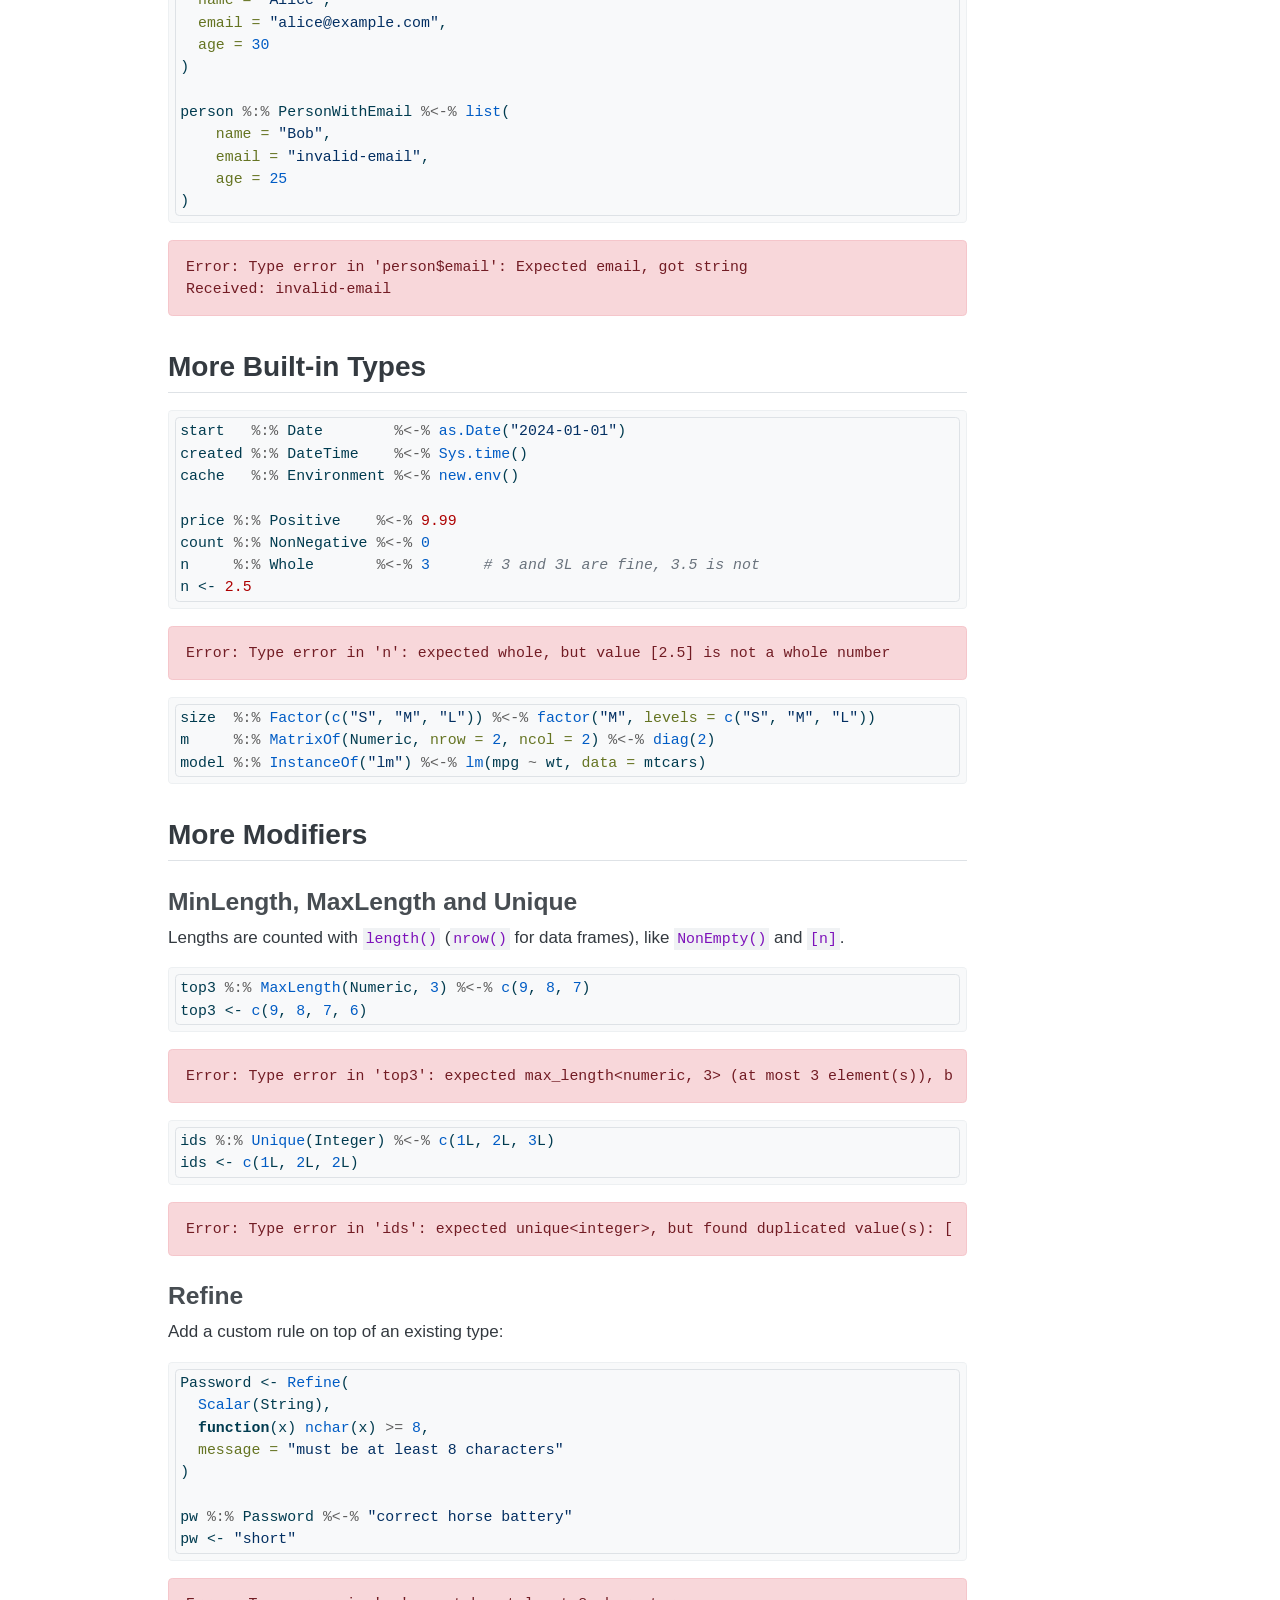
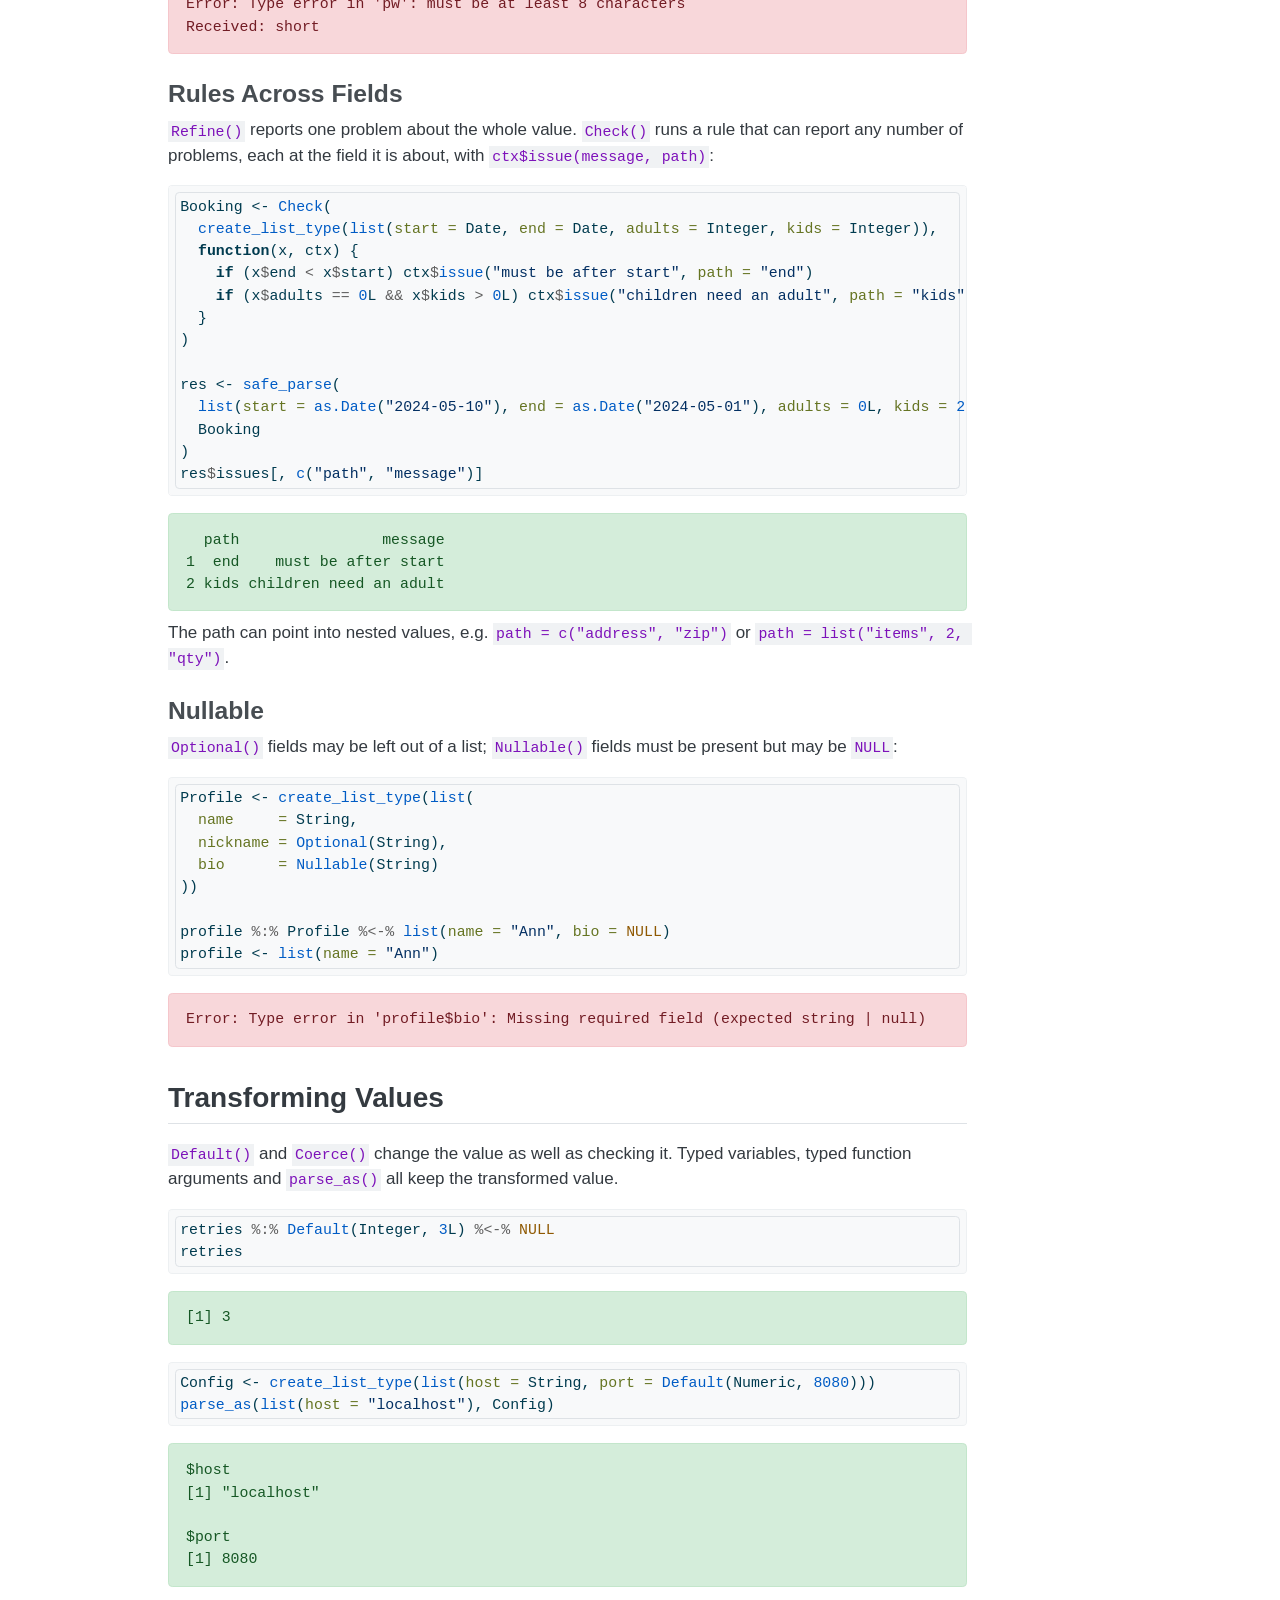
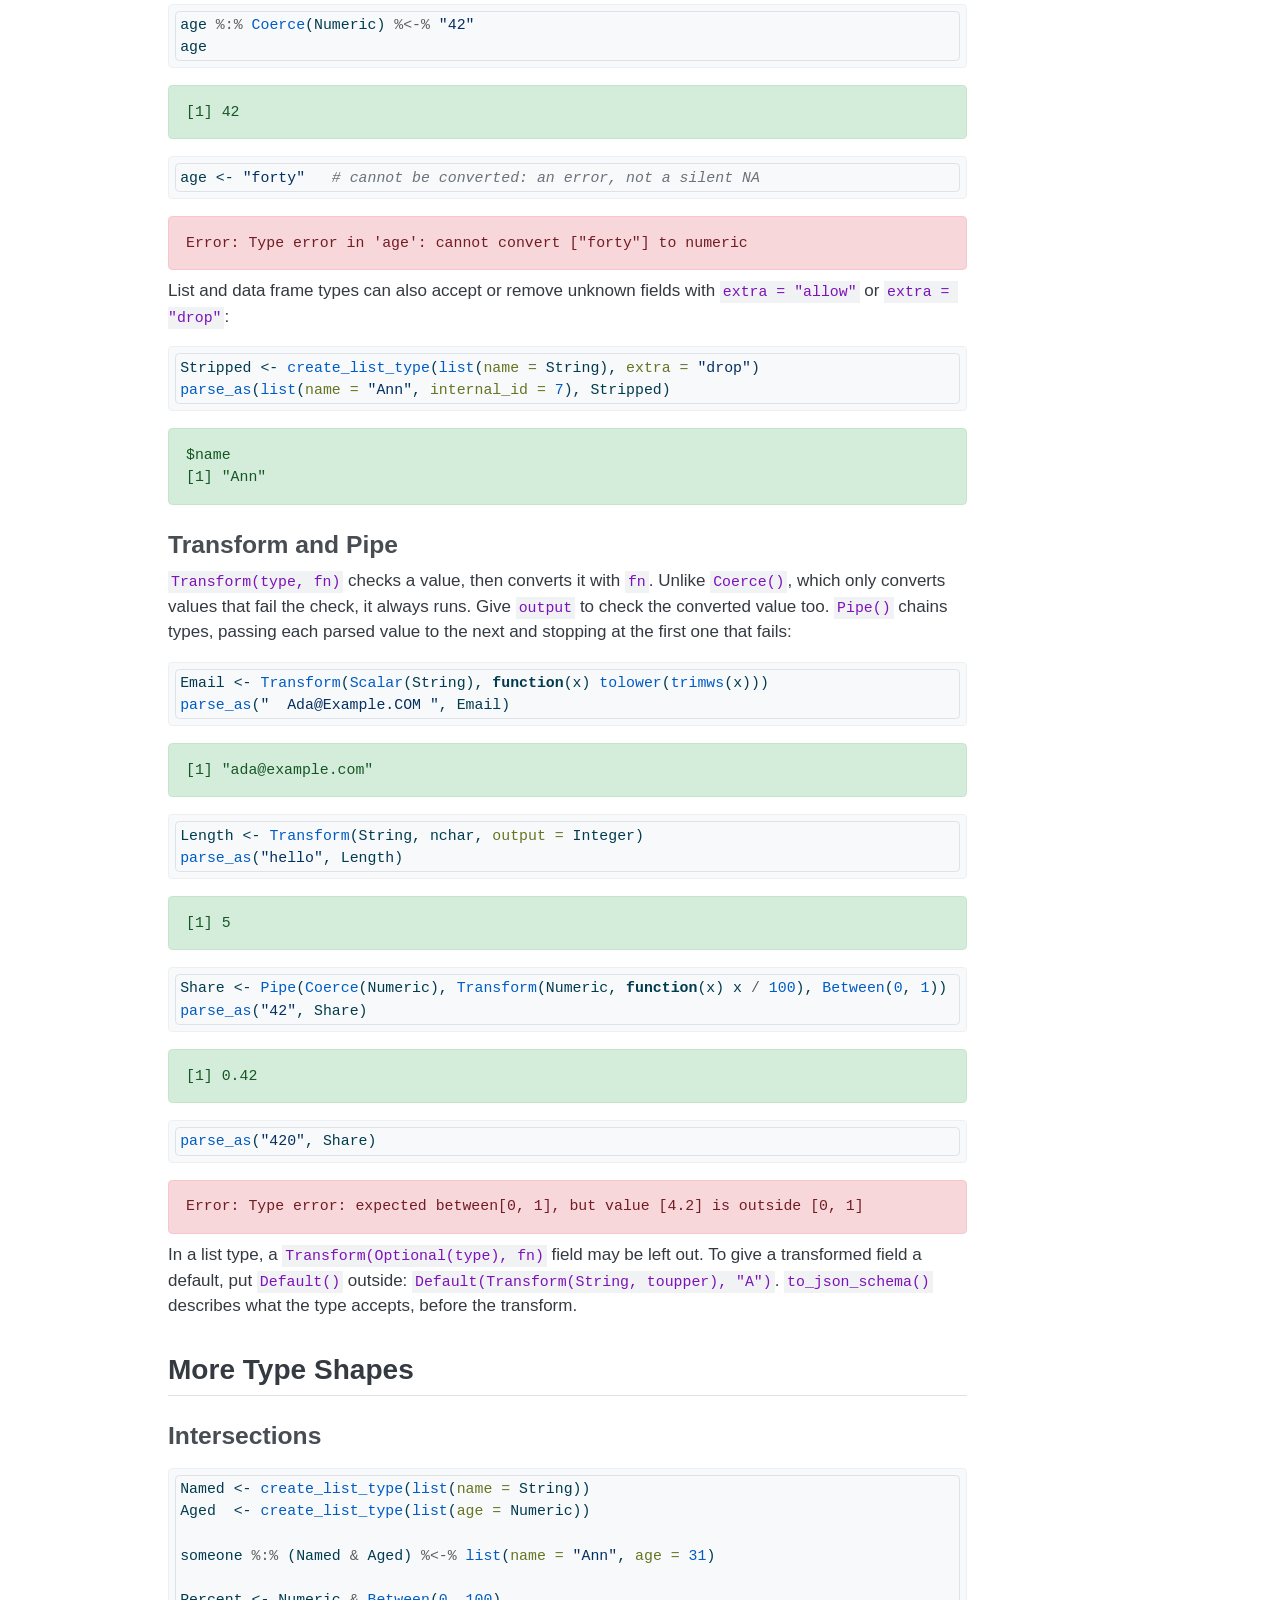
<file: docs/features.html>
<!DOCTYPE html>
<html xmlns="http://www.w3.org/1999/xhtml" lang="en" xml:lang="en"><head>

<meta charset="utf-8">
<meta name="generator" content="quarto-1.8.27">

<meta name="viewport" content="width=device-width, initial-scale=1.0, user-scalable=yes">


<title>Features – sicher: Type Safety for R</title>
<style>
code{white-space: pre-wrap;}
span.smallcaps{font-variant: small-caps;}
div.columns{display: flex; gap: min(4vw, 1.5em);}
div.column{flex: auto; overflow-x: auto;}
div.hanging-indent{margin-left: 1.5em; text-indent: -1.5em;}
ul.task-list{list-style: none;}
ul.task-list li input[type="checkbox"] {
  width: 0.8em;
  margin: 0 0.8em 0.2em -1em; /* quarto-specific, see https://github.com/quarto-dev/quarto-cli/issues/4556 */ 
  vertical-align: middle;
}
/* CSS for syntax highlighting */
html { -webkit-text-size-adjust: 100%; }
pre > code.sourceCode { white-space: pre; position: relative; }
pre > code.sourceCode > span { display: inline-block; line-height: 1.25; }
pre > code.sourceCode > span:empty { height: 1.2em; }
.sourceCode { overflow: visible; }
code.sourceCode > span { color: inherit; text-decoration: inherit; }
div.sourceCode { margin: 1em 0; }
pre.sourceCode { margin: 0; }
@media screen {
div.sourceCode { overflow: auto; }
}
@media print {
pre > code.sourceCode { white-space: pre-wrap; }
pre > code.sourceCode > span { text-indent: -5em; padding-left: 5em; }
}
pre.numberSource code
  { counter-reset: source-line 0; }
pre.numberSource code > span
  { position: relative; left: -4em; counter-increment: source-line; }
pre.numberSource code > span > a:first-child::before
  { content: counter(source-line);
    position: relative; left: -1em; text-align: right; vertical-align: baseline;
    border: none; display: inline-block;
    -webkit-touch-callout: none; -webkit-user-select: none;
    -khtml-user-select: none; -moz-user-select: none;
    -ms-user-select: none; user-select: none;
    padding: 0 4px; width: 4em;
  }
pre.numberSource { margin-left: 3em;  padding-left: 4px; }
div.sourceCode
  {   }
@media screen {
pre > code.sourceCode > span > a:first-child::before { text-decoration: underline; }
}
</style>


<script src="site_libs/quarto-nav/quarto-nav.js"></script>
<script src="site_libs/quarto-nav/headroom.min.js"></script>
<script src="site_libs/clipboard/clipboard.min.js"></script>
<script src="site_libs/quarto-search/autocomplete.umd.js"></script>
<script src="site_libs/quarto-search/fuse.min.js"></script>
<script src="site_libs/quarto-search/quarto-search.js"></script>
<meta name="quarto:offset" content="./">
<script src="site_libs/quarto-html/quarto.js" type="module"></script>
<script src="site_libs/quarto-html/tabsets/tabsets.js" type="module"></script>
<script src="site_libs/quarto-html/axe/axe-check.js" type="module"></script>
<script src="site_libs/quarto-html/popper.min.js"></script>
<script src="site_libs/quarto-html/tippy.umd.min.js"></script>
<script src="site_libs/quarto-html/anchor.min.js"></script>
<link href="site_libs/quarto-html/tippy.css" rel="stylesheet">
<link href="site_libs/quarto-html/quarto-syntax-highlighting-ed96de9b727972fe78a7b5d16c58bf87.css" rel="stylesheet" id="quarto-text-highlighting-styles">
<script src="site_libs/bootstrap/bootstrap.min.js"></script>
<link href="site_libs/bootstrap/bootstrap-icons.css" rel="stylesheet">
<link href="site_libs/bootstrap/bootstrap-5b4ad623e5705c0698d39aec6f10cf02.min.css" rel="stylesheet" append-hash="true" id="quarto-bootstrap" data-mode="light">
<script id="quarto-search-options" type="application/json">{
  "location": "navbar",
  "copy-button": false,
  "collapse-after": 3,
  "panel-placement": "end",
  "type": "overlay",
  "limit": 50,
  "keyboard-shortcut": [
    "f",
    "/",
    "s"
  ],
  "show-item-context": false,
  "language": {
    "search-no-results-text": "No results",
    "search-matching-documents-text": "matching documents",
    "search-copy-link-title": "Copy link to search",
    "search-hide-matches-text": "Hide additional matches",
    "search-more-match-text": "more match in this document",
    "search-more-matches-text": "more matches in this document",
    "search-clear-button-title": "Clear",
    "search-text-placeholder": "",
    "search-detached-cancel-button-title": "Cancel",
    "search-submit-button-title": "Submit",
    "search-label": "Search"
  }
}</script>


<link rel="stylesheet" href="styles.css">
</head>

<body class="nav-fixed quarto-light">

<div id="quarto-search-results"></div>
  <header id="quarto-header" class="headroom fixed-top">
    <nav class="navbar navbar-expand-lg " data-bs-theme="dark">
      <div class="navbar-container container-fluid">
      <div class="navbar-brand-container mx-auto">
    <a class="navbar-brand" href="./index.html">
    <span class="navbar-title">sicher: Type Safety for R</span>
    </a>
  </div>
            <div id="quarto-search" class="" title="Search"></div>
          <button class="navbar-toggler" type="button" data-bs-toggle="collapse" data-bs-target="#navbarCollapse" aria-controls="navbarCollapse" role="menu" aria-expanded="false" aria-label="Toggle navigation" onclick="if (window.quartoToggleHeadroom) { window.quartoToggleHeadroom(); }">
  <span class="navbar-toggler-icon"></span>
</button>
          <div class="collapse navbar-collapse" id="navbarCollapse">
            <ul class="navbar-nav navbar-nav-scroll me-auto">
  <li class="nav-item">
    <a class="nav-link" href="./index.html"> 
<span class="menu-text">Home</span></a>
  </li>  
  <li class="nav-item">
    <a class="nav-link active" href="./features.html" aria-current="page"> 
<span class="menu-text">Features</span></a>
  </li>  
  <li class="nav-item">
    <a class="nav-link" href="./api.html"> 
<span class="menu-text">API Reference</span></a>
  </li>  
  <li class="nav-item">
    <a class="nav-link" href="./playground.html"> 
<span class="menu-text">Playground</span></a>
  </li>  
</ul>
            <ul class="navbar-nav navbar-nav-scroll ms-auto">
  <li class="nav-item compact">
    <a class="nav-link" href="https://github.com/feddelegrand7/sicher"> <i class="bi bi-github" role="img">
</i> 
<span class="menu-text"></span></a>
  </li>  
</ul>
          </div> <!-- /navcollapse -->
            <div class="quarto-navbar-tools">
</div>
      </div> <!-- /container-fluid -->
    </nav>
</header>
<!-- content -->
<div id="quarto-content" class="quarto-container page-columns page-rows-contents page-layout-article page-navbar">
<!-- sidebar -->
<!-- margin-sidebar -->
    <div id="quarto-margin-sidebar" class="sidebar margin-sidebar">
        <nav id="TOC" role="doc-toc" class="toc-active">
    <h2 id="toc-title">On this page</h2>
   
  <ul>
  <li><a href="#core-features" id="toc-core-features" class="nav-link active" data-scroll-target="#core-features">Core Features</a>
  <ul class="collapse">
  <li><a href="#built-in-types" id="toc-built-in-types" class="nav-link" data-scroll-target="#built-in-types">Built-in Types</a></li>
  <li><a href="#type-modifiers" id="toc-type-modifiers" class="nav-link" data-scroll-target="#type-modifiers">Type Modifiers</a></li>
  <li><a href="#vector-size-types" id="toc-vector-size-types" class="nav-link" data-scroll-target="#vector-size-types">Vector Size Types</a></li>
  <li><a href="#union-types" id="toc-union-types" class="nav-link" data-scroll-target="#union-types">Union Types</a></li>
  <li><a href="#enum-types" id="toc-enum-types" class="nav-link" data-scroll-target="#enum-types">Enum Types</a></li>
  <li><a href="#structured-list-types" id="toc-structured-list-types" class="nav-link" data-scroll-target="#structured-list-types">Structured List Types</a></li>
  <li><a href="#data-frame-types" id="toc-data-frame-types" class="nav-link" data-scroll-target="#data-frame-types">Data Frame Types</a></li>
  <li><a href="#homogeneous-list-types" id="toc-homogeneous-list-types" class="nav-link" data-scroll-target="#homogeneous-list-types">Homogeneous List Types</a></li>
  <li><a href="#combining-features" id="toc-combining-features" class="nav-link" data-scroll-target="#combining-features">Combining Features</a></li>
  </ul></li>
  <li><a href="#advanced-usage" id="toc-advanced-usage" class="nav-link" data-scroll-target="#advanced-usage">Advanced Usage</a>
  <ul class="collapse">
  <li><a href="#typed-functions" id="toc-typed-functions" class="nav-link" data-scroll-target="#typed-functions">Typed Functions</a></li>
  <li><a href="#custom-types" id="toc-custom-types" class="nav-link" data-scroll-target="#custom-types">Custom Types</a></li>
  <li><a href="#type-composition" id="toc-type-composition" class="nav-link" data-scroll-target="#type-composition">Type Composition</a></li>
  </ul></li>
  <li><a href="#more-built-in-types" id="toc-more-built-in-types" class="nav-link" data-scroll-target="#more-built-in-types">More Built-in Types</a></li>
  <li><a href="#more-modifiers" id="toc-more-modifiers" class="nav-link" data-scroll-target="#more-modifiers">More Modifiers</a>
  <ul class="collapse">
  <li><a href="#minlength-maxlength-and-unique" id="toc-minlength-maxlength-and-unique" class="nav-link" data-scroll-target="#minlength-maxlength-and-unique">MinLength, MaxLength and Unique</a></li>
  <li><a href="#refine" id="toc-refine" class="nav-link" data-scroll-target="#refine">Refine</a></li>
  <li><a href="#rules-across-fields" id="toc-rules-across-fields" class="nav-link" data-scroll-target="#rules-across-fields">Rules Across Fields</a></li>
  <li><a href="#nullable" id="toc-nullable" class="nav-link" data-scroll-target="#nullable">Nullable</a></li>
  </ul></li>
  <li><a href="#transforming-values" id="toc-transforming-values" class="nav-link" data-scroll-target="#transforming-values">Transforming Values</a>
  <ul class="collapse">
  <li><a href="#transform-and-pipe" id="toc-transform-and-pipe" class="nav-link" data-scroll-target="#transform-and-pipe">Transform and Pipe</a></li>
  </ul></li>
  <li><a href="#more-type-shapes" id="toc-more-type-shapes" class="nav-link" data-scroll-target="#more-type-shapes">More Type Shapes</a>
  <ul class="collapse">
  <li><a href="#intersections" id="toc-intersections" class="nav-link" data-scroll-target="#intersections">Intersections</a></li>
  <li><a href="#tuples-and-records" id="toc-tuples-and-records" class="nav-link" data-scroll-target="#tuples-and-records">Tuples and Records</a></li>
  <li><a href="#discriminated-unions" id="toc-discriminated-unions" class="nav-link" data-scroll-target="#discriminated-unions">Discriminated Unions</a></li>
  <li><a href="#exhaustive-matching" id="toc-exhaustive-matching" class="nav-link" data-scroll-target="#exhaustive-matching">Exhaustive Matching</a></li>
  <li><a href="#recursive-types" id="toc-recursive-types" class="nav-link" data-scroll-target="#recursive-types">Recursive Types</a></li>
  <li><a href="#branded-types" id="toc-branded-types" class="nav-link" data-scroll-target="#branded-types">Branded Types</a></li>
  <li><a href="#function-types" id="toc-function-types" class="nav-link" data-scroll-target="#function-types">Function Types</a></li>
  <li><a href="#objects-with-methods" id="toc-objects-with-methods" class="nav-link" data-scroll-target="#objects-with-methods">Objects With Methods</a></li>
  <li><a href="#generic-types" id="toc-generic-types" class="nav-link" data-scroll-target="#generic-types">Generic Types</a></li>
  </ul></li>
  <li><a href="#object-utilities" id="toc-object-utilities" class="nav-link" data-scroll-target="#object-utilities">Object Utilities</a></li>
  <li><a href="#validating-data" id="toc-validating-data" class="nav-link" data-scroll-target="#validating-data">Validating Data</a>
  <ul class="collapse">
  <li><a href="#json" id="toc-json" class="nav-link" data-scroll-target="#json">JSON</a></li>
  <li><a href="#field-aliases" id="toc-field-aliases" class="nav-link" data-scroll-target="#field-aliases">Field Aliases</a></li>
  <li><a href="#writing-json" id="toc-writing-json" class="nav-link" data-scroll-target="#writing-json">Writing JSON</a></li>
  <li><a href="#describing-types" id="toc-describing-types" class="nav-link" data-scroll-target="#describing-types">Describing Types</a></li>
  <li><a href="#inspecting-typed-variables" id="toc-inspecting-typed-variables" class="nav-link" data-scroll-target="#inspecting-typed-variables">Inspecting Typed Variables</a></li>
  </ul></li>
  <li><a href="#settings-from-environment-variables" id="toc-settings-from-environment-variables" class="nav-link" data-scroll-target="#settings-from-environment-variables">Settings From Environment Variables</a></li>
  <li><a href="#error-messages" id="toc-error-messages" class="nav-link" data-scroll-target="#error-messages">Error Messages</a>
  <ul class="collapse">
  <li><a href="#every-problem-with-its-location" id="toc-every-problem-with-its-location" class="nav-link" data-scroll-target="#every-problem-with-its-location">Every Problem, With Its Location</a></li>
  <li><a href="#positions-and-rows" id="toc-positions-and-rows" class="nav-link" data-scroll-target="#positions-and-rows">Positions and Rows</a></li>
  <li><a href="#suggestions-for-typos" id="toc-suggestions-for-typos" class="nav-link" data-scroll-target="#suggestions-for-typos">Suggestions for Typos</a></li>
  <li><a href="#catching-type-errors" id="toc-catching-type-errors" class="nav-link" data-scroll-target="#catching-type-errors">Catching Type Errors</a></li>
  <li><a href="#errors-for-forms-and-apis" id="toc-errors-for-forms-and-apis" class="nav-link" data-scroll-target="#errors-for-forms-and-apis">Errors for Forms and APIs</a></li>
  <li><a href="#forgotten-parentheses" id="toc-forgotten-parentheses" class="nav-link" data-scroll-target="#forgotten-parentheses">Forgotten Parentheses</a></li>
  <li><a href="#warnings-instead-of-errors" id="toc-warnings-instead-of-errors" class="nav-link" data-scroll-target="#warnings-instead-of-errors">Warnings Instead of Errors</a></li>
  </ul></li>
  </ul>
</nav>
    </div>
<!-- main -->
<main class="content" id="quarto-document-content">

<header id="title-block-header" class="quarto-title-block default">
<div class="quarto-title">
<h1 class="title">Features</h1>
</div>



<div class="quarto-title-meta">

    
  
    
  </div>
  


</header>


<section id="core-features" class="level2">
<h2 class="anchored" data-anchor-id="core-features">Core Features</h2>
<section id="built-in-types" class="level3">
<h3 class="anchored" data-anchor-id="built-in-types">Built-in Types</h3>
<p>sicher provides a comprehensive set of built-in types:</p>
<div class="cell">
<div class="code-copy-outer-scaffold"><div class="sourceCode cell-code" id="cb1"><pre class="sourceCode r code-with-copy"><code class="sourceCode r"><span id="cb1-1"><a href="#cb1-1" aria-hidden="true" tabindex="-1"></a><span class="fu">library</span>(sicher)</span>
<span id="cb1-2"><a href="#cb1-2" aria-hidden="true" tabindex="-1"></a></span>
<span id="cb1-3"><a href="#cb1-3" aria-hidden="true" tabindex="-1"></a><span class="co"># Basic types</span></span>
<span id="cb1-4"><a href="#cb1-4" aria-hidden="true" tabindex="-1"></a>x <span class="sc">%:%</span> Integer <span class="sc">%&lt;-%</span> <span class="dv">42</span>L</span>
<span id="cb1-5"><a href="#cb1-5" aria-hidden="true" tabindex="-1"></a>y <span class="sc">%:%</span> Double <span class="sc">%&lt;-%</span> <span class="fl">3.14</span></span>
<span id="cb1-6"><a href="#cb1-6" aria-hidden="true" tabindex="-1"></a>z <span class="sc">%:%</span> Numeric <span class="sc">%&lt;-%</span> <span class="dv">100</span></span>
<span id="cb1-7"><a href="#cb1-7" aria-hidden="true" tabindex="-1"></a>name <span class="sc">%:%</span> String <span class="sc">%&lt;-%</span> <span class="st">"Alice"</span></span>
<span id="cb1-8"><a href="#cb1-8" aria-hidden="true" tabindex="-1"></a>flag <span class="sc">%:%</span> Bool <span class="sc">%&lt;-%</span> <span class="cn">TRUE</span></span>
<span id="cb1-9"><a href="#cb1-9" aria-hidden="true" tabindex="-1"></a>items <span class="sc">%:%</span> List <span class="sc">%&lt;-%</span> <span class="fu">list</span>(<span class="dv">1</span>, <span class="dv">2</span>, <span class="dv">3</span>)</span>
<span id="cb1-10"><a href="#cb1-10" aria-hidden="true" tabindex="-1"></a>anything <span class="sc">%:%</span> Any <span class="sc">%&lt;-%</span> <span class="st">"could be anything"</span></span>
<span id="cb1-11"><a href="#cb1-11" aria-hidden="true" tabindex="-1"></a>nothing <span class="sc">%:%</span> Null <span class="sc">%&lt;-%</span> <span class="cn">NULL</span></span>
<span id="cb1-12"><a href="#cb1-12" aria-hidden="true" tabindex="-1"></a>func <span class="sc">%:%</span> Function <span class="sc">%&lt;-%</span> <span class="cf">function</span>(x) x <span class="sc">+</span> <span class="dv">1</span></span>
<span id="cb1-13"><a href="#cb1-13" aria-hidden="true" tabindex="-1"></a>df <span class="sc">%:%</span> DataFrame <span class="sc">%&lt;-%</span> <span class="fu">data.frame</span>(<span class="at">a =</span> <span class="dv">1</span><span class="sc">:</span><span class="dv">3</span>, <span class="at">b =</span> letters[<span class="dv">1</span><span class="sc">:</span><span class="dv">3</span>])</span></code></pre></div><button title="Copy to Clipboard" class="code-copy-button"><i class="bi"></i></button></div>
</div>
</section>
<section id="type-modifiers" class="level3">
<h3 class="anchored" data-anchor-id="type-modifiers">Type Modifiers</h3>
<section id="scalar-types" class="level4">
<h4 class="anchored" data-anchor-id="scalar-types">Scalar Types</h4>
<p>Enforce single values (vectors of length 1):</p>
<div class="cell">
<div class="code-copy-outer-scaffold"><div class="sourceCode cell-code" id="cb2"><pre class="sourceCode r code-with-copy"><code class="sourceCode r"><span id="cb2-1"><a href="#cb2-1" aria-hidden="true" tabindex="-1"></a><span class="co"># This works</span></span>
<span id="cb2-2"><a href="#cb2-2" aria-hidden="true" tabindex="-1"></a>single_value <span class="sc">%:%</span> <span class="fu">Scalar</span>(Numeric) <span class="sc">%&lt;-%</span> <span class="dv">42</span></span>
<span id="cb2-3"><a href="#cb2-3" aria-hidden="true" tabindex="-1"></a></span>
<span id="cb2-4"><a href="#cb2-4" aria-hidden="true" tabindex="-1"></a><span class="co"># This fails</span></span>
<span id="cb2-5"><a href="#cb2-5" aria-hidden="true" tabindex="-1"></a>single_value <span class="ot">&lt;-</span> <span class="fu">c</span>(<span class="dv">1</span>, <span class="dv">2</span>, <span class="dv">3</span>)</span></code></pre></div><button title="Copy to Clipboard" class="code-copy-button"><i class="bi"></i></button></div>
<div class="cell-output cell-output-error">
<pre><code>Error: Type error in 'single_value': Expected scalar&lt;numeric&gt;, got double of length 3
Received: [1, 2, 3]</code></pre>
</div>
</div>
</section>
<section id="readonly-types" class="level4">
<h4 class="anchored" data-anchor-id="readonly-types">Readonly Types</h4>
<p>Prevent reassignment after initial value:</p>
<div class="cell">
<div class="code-copy-outer-scaffold"><div class="sourceCode cell-code" id="cb4"><pre class="sourceCode r code-with-copy"><code class="sourceCode r"><span id="cb4-1"><a href="#cb4-1" aria-hidden="true" tabindex="-1"></a><span class="co"># Set a readonly constant</span></span>
<span id="cb4-2"><a href="#cb4-2" aria-hidden="true" tabindex="-1"></a>PI <span class="sc">%:%</span> <span class="fu">Readonly</span>(Double) <span class="sc">%&lt;-%</span> <span class="fl">3.14159</span></span>
<span id="cb4-3"><a href="#cb4-3" aria-hidden="true" tabindex="-1"></a></span>
<span id="cb4-4"><a href="#cb4-4" aria-hidden="true" tabindex="-1"></a>PI <span class="ot">&lt;-</span> <span class="fl">3.0</span> <span class="co"># This fails</span></span></code></pre></div><button title="Copy to Clipboard" class="code-copy-button"><i class="bi"></i></button></div>
<div class="cell-output cell-output-error">
<pre><code>Error: Cannot reassign readonly variable 'PI'. Remove Readonly() from the type declaration if mutation is needed.</code></pre>
</div>
</div>
</section>
<section id="optional-types" class="level4">
<h4 class="anchored" data-anchor-id="optional-types">Optional Types</h4>
<p>Allow NULL values in addition to the base type:</p>
<div class="cell">
<div class="code-copy-outer-scaffold"><div class="sourceCode cell-code" id="cb6"><pre class="sourceCode r code-with-copy"><code class="sourceCode r"><span id="cb6-1"><a href="#cb6-1" aria-hidden="true" tabindex="-1"></a>PI <span class="ot">&lt;-</span> <span class="fl">3.0</span></span></code></pre></div><button title="Copy to Clipboard" class="code-copy-button"><i class="bi"></i></button></div>
<div class="cell-output cell-output-error">
<pre><code>Error: Cannot reassign readonly variable 'PI'. Remove Readonly() from the type declaration if mutation is needed.</code></pre>
</div>
<div class="code-copy-outer-scaffold"><div class="sourceCode cell-code" id="cb8"><pre class="sourceCode r code-with-copy"><code class="sourceCode r"><span id="cb8-1"><a href="#cb8-1" aria-hidden="true" tabindex="-1"></a><span class="co"># Optional string (can be string or NULL)</span></span>
<span id="cb8-2"><a href="#cb8-2" aria-hidden="true" tabindex="-1"></a>middle_name <span class="sc">%:%</span> <span class="fu">Optional</span>(String) <span class="sc">%&lt;-%</span> <span class="cn">NULL</span></span>
<span id="cb8-3"><a href="#cb8-3" aria-hidden="true" tabindex="-1"></a>middle_name <span class="ot">&lt;-</span> <span class="st">"Marie"</span>  <span class="co"># Also OK</span></span>
<span id="cb8-4"><a href="#cb8-4" aria-hidden="true" tabindex="-1"></a></span>
<span id="cb8-5"><a href="#cb8-5" aria-hidden="true" tabindex="-1"></a>middle_name <span class="ot">&lt;-</span> <span class="dv">123</span> <span class="co"># This fails</span></span></code></pre></div><button title="Copy to Clipboard" class="code-copy-button"><i class="bi"></i></button></div>
<div class="cell-output cell-output-error">
<pre><code>Error: Type error in 'middle_name': Expected string | null, got double
Received: 123</code></pre>
</div>
</div>
</section>
<section id="nonna-reject-na-values" class="level4">
<h4 class="anchored" data-anchor-id="nonna-reject-na-values">NonNA — reject NA values</h4>
<p>Prevents any <code>NA</code> from entering a typed variable. R’s silent NA propagation is a frequent source of subtle bugs in data pipelines; <code>NonNA</code> blocks it at the boundary.</p>
<div class="cell">
<div class="code-copy-outer-scaffold"><div class="sourceCode cell-code" id="cb10"><pre class="sourceCode r code-with-copy"><code class="sourceCode r"><span id="cb10-1"><a href="#cb10-1" aria-hidden="true" tabindex="-1"></a>salary <span class="sc">%:%</span> <span class="fu">NonNA</span>(Numeric) <span class="sc">%&lt;-%</span> <span class="fu">c</span>(<span class="dv">1800</span>, <span class="dv">2300</span>, <span class="dv">4000</span>)</span>
<span id="cb10-2"><a href="#cb10-2" aria-hidden="true" tabindex="-1"></a>salary   <span class="co"># [1] 1800 2300 4000</span></span></code></pre></div><button title="Copy to Clipboard" class="code-copy-button"><i class="bi"></i></button></div>
<div class="cell-output cell-output-stdout">
<pre><code>[1] 1800 2300 4000</code></pre>
</div>
<div class="code-copy-outer-scaffold"><div class="sourceCode cell-code" id="cb12"><pre class="sourceCode r code-with-copy"><code class="sourceCode r"><span id="cb12-1"><a href="#cb12-1" aria-hidden="true" tabindex="-1"></a>salary <span class="ot">&lt;-</span> <span class="fu">c</span>(<span class="dv">1800</span>, <span class="cn">NA</span>, <span class="dv">4000</span>)   <span class="co"># Error: value contains NA(s)</span></span></code></pre></div><button title="Copy to Clipboard" class="code-copy-button"><i class="bi"></i></button></div>
<div class="cell-output cell-output-error">
<pre><code>Error: Type error in 'salary': expected non_na&lt;numeric&gt; (no NA values), but value contains NA(s) (at position 2)</code></pre>
</div>
</div>
<p>Composes with other modifiers — here combined with <code>Scalar</code> to require a single, non-NA string:</p>
<div class="cell">
<div class="code-copy-outer-scaffold"><div class="sourceCode cell-code" id="cb14"><pre class="sourceCode r code-with-copy"><code class="sourceCode r"><span id="cb14-1"><a href="#cb14-1" aria-hidden="true" tabindex="-1"></a>label <span class="sc">%:%</span> <span class="fu">NonNA</span>(<span class="fu">Scalar</span>(String)) <span class="sc">%&lt;-%</span> <span class="st">"active"</span></span>
<span id="cb14-2"><a href="#cb14-2" aria-hidden="true" tabindex="-1"></a>label <span class="ot">&lt;-</span> <span class="cn">NA_character_</span>   <span class="co"># Error</span></span></code></pre></div><button title="Copy to Clipboard" class="code-copy-button"><i class="bi"></i></button></div>
<div class="cell-output cell-output-error">
<pre><code>Error: Type error in 'label': expected non_na&lt;scalar&lt;string&gt;&gt; (no NA values), but value contains NA(s)</code></pre>
</div>
</div>
</section>
<section id="between-closed-interval-numeric-range" class="level4">
<h4 class="anchored" data-anchor-id="between-closed-interval-numeric-range">Between — closed-interval numeric range</h4>
<p>Accepts numeric values within the closed interval <code>[min, max]</code>. Every element of a vector must satisfy the bounds, and <code>NA</code> values are always rejected.</p>
<div class="cell">
<div class="code-copy-outer-scaffold"><div class="sourceCode cell-code" id="cb16"><pre class="sourceCode r code-with-copy"><code class="sourceCode r"><span id="cb16-1"><a href="#cb16-1" aria-hidden="true" tabindex="-1"></a><span class="co"># Scalar usage</span></span>
<span id="cb16-2"><a href="#cb16-2" aria-hidden="true" tabindex="-1"></a>age <span class="sc">%:%</span> <span class="fu">Between</span>(<span class="dv">0</span>, <span class="dv">150</span>) <span class="sc">%&lt;-%</span> <span class="dv">30</span></span>
<span id="cb16-3"><a href="#cb16-3" aria-hidden="true" tabindex="-1"></a>age <span class="ot">&lt;-</span> <span class="dv">200</span>   <span class="co"># Error: 200 is outside [0, 150]</span></span></code></pre></div><button title="Copy to Clipboard" class="code-copy-button"><i class="bi"></i></button></div>
<div class="cell-output cell-output-error">
<pre><code>Error: Type error in 'age': expected between[0, 150], but value [200] is outside [0, 150]</code></pre>
</div>
<div class="code-copy-outer-scaffold"><div class="sourceCode cell-code" id="cb18"><pre class="sourceCode r code-with-copy"><code class="sourceCode r"><span id="cb18-1"><a href="#cb18-1" aria-hidden="true" tabindex="-1"></a><span class="co"># Vector usage — all elements must be in range</span></span>
<span id="cb18-2"><a href="#cb18-2" aria-hidden="true" tabindex="-1"></a>score <span class="sc">%:%</span> <span class="fu">Between</span>(<span class="fl">0.0</span>, <span class="fl">1.0</span>) <span class="sc">%&lt;-%</span> <span class="fu">c</span>(<span class="fl">0.1</span>, <span class="fl">0.95</span>, <span class="fl">0.5</span>)</span>
<span id="cb18-3"><a href="#cb18-3" aria-hidden="true" tabindex="-1"></a>score <span class="ot">&lt;-</span> <span class="fu">c</span>(<span class="fl">0.1</span>, <span class="fl">1.5</span>)   <span class="co"># Error: 1.5 is outside [0, 1]</span></span></code></pre></div><button title="Copy to Clipboard" class="code-copy-button"><i class="bi"></i></button></div>
<div class="cell-output cell-output-error">
<pre><code>Error: Type error in 'score': expected between[0, 1], but value [1.5] is outside [0, 1] (at position 2)</code></pre>
</div>
</div>
<p><code>Between</code> works with integer storage because <code>is.numeric(1L)</code> is <code>TRUE</code> in R:</p>
<div class="cell">
<div class="code-copy-outer-scaffold"><div class="sourceCode cell-code" id="cb20"><pre class="sourceCode r code-with-copy"><code class="sourceCode r"><span id="cb20-1"><a href="#cb20-1" aria-hidden="true" tabindex="-1"></a>count <span class="sc">%:%</span> <span class="fu">Between</span>(<span class="dv">0</span>L, <span class="dv">100</span>L) <span class="sc">%&lt;-%</span> <span class="dv">42</span>L</span></code></pre></div><button title="Copy to Clipboard" class="code-copy-button"><i class="bi"></i></button></div>
</div>
</section>
<section id="matches-regex-constrained-strings" class="level4">
<h4 class="anchored" data-anchor-id="matches-regex-constrained-strings">Matches — regex-constrained strings</h4>
<p>Validates every element of a character vector against a Perl-compatible regular expression. The regex is compiled eagerly at construction time, so invalid patterns are caught immediately rather than at first use.</p>
<div class="cell">
<div class="code-copy-outer-scaffold"><div class="sourceCode cell-code" id="cb21"><pre class="sourceCode r code-with-copy"><code class="sourceCode r"><span id="cb21-1"><a href="#cb21-1" aria-hidden="true" tabindex="-1"></a>email <span class="sc">%:%</span> <span class="fu">Matches</span>(<span class="st">"^[^@]+@[^@]+</span><span class="sc">\\</span><span class="st">.[^@]+$"</span>) <span class="sc">%&lt;-%</span> <span class="st">"user@example.com"</span></span>
<span id="cb21-2"><a href="#cb21-2" aria-hidden="true" tabindex="-1"></a>email <span class="ot">&lt;-</span> <span class="st">"not-an-email"</span>   <span class="co"># Error: does not match pattern</span></span></code></pre></div><button title="Copy to Clipboard" class="code-copy-button"><i class="bi"></i></button></div>
<div class="cell-output cell-output-error">
<pre><code>Error: Type error in 'email': expected matches("^[^@]+@[^@]+\.[^@]+$"), but value ["not-an-email"] does not match the pattern</code></pre>
</div>
</div>
<p>Applies element-wise to vectors:</p>
<div class="cell">
<div class="code-copy-outer-scaffold"><div class="sourceCode cell-code" id="cb23"><pre class="sourceCode r code-with-copy"><code class="sourceCode r"><span id="cb23-1"><a href="#cb23-1" aria-hidden="true" tabindex="-1"></a>codes <span class="sc">%:%</span> <span class="fu">Matches</span>(<span class="st">"^[A-Z]{3}$"</span>) <span class="sc">%&lt;-%</span> <span class="fu">c</span>(<span class="st">"USD"</span>, <span class="st">"EUR"</span>, <span class="st">"GBP"</span>)</span>
<span id="cb23-2"><a href="#cb23-2" aria-hidden="true" tabindex="-1"></a>codes <span class="ot">&lt;-</span> <span class="fu">c</span>(<span class="st">"USD"</span>, <span class="st">"us"</span>)   <span class="co"># Error: "us" does not match</span></span></code></pre></div><button title="Copy to Clipboard" class="code-copy-button"><i class="bi"></i></button></div>
<div class="cell-output cell-output-error">
<pre><code>Error: Type error in 'codes': expected matches("^[A-Z]{3}$"), but value ["us"] does not match the pattern (at position 2)</code></pre>
</div>
</div>
<p>An empty <code>character(0)</code> passes vacuously. Pair with <code>NonEmpty</code> when at least one element is required:</p>
<div class="cell">
<div class="code-copy-outer-scaffold"><div class="sourceCode cell-code" id="cb25"><pre class="sourceCode r code-with-copy"><code class="sourceCode r"><span id="cb25-1"><a href="#cb25-1" aria-hidden="true" tabindex="-1"></a>tags <span class="sc">%:%</span> <span class="fu">NonEmpty</span>(<span class="fu">Matches</span>(<span class="st">"^[a-z]+$"</span>)) <span class="sc">%&lt;-%</span> <span class="fu">c</span>(<span class="st">"foo"</span>, <span class="st">"bar"</span>)</span>
<span id="cb25-2"><a href="#cb25-2" aria-hidden="true" tabindex="-1"></a>tags <span class="ot">&lt;-</span> <span class="fu">character</span>(<span class="dv">0</span>)   <span class="co"># Error: length &gt; 0</span></span></code></pre></div><button title="Copy to Clipboard" class="code-copy-button"><i class="bi"></i></button></div>
<div class="cell-output cell-output-error">
<pre><code>Error: Type error in 'tags': expected non_empty&lt;matches("^[a-z]+$")&gt; (length &gt; 0), but got an empty value</code></pre>
</div>
<div class="code-copy-outer-scaffold"><div class="sourceCode cell-code" id="cb27"><pre class="sourceCode r code-with-copy"><code class="sourceCode r"><span id="cb27-1"><a href="#cb27-1" aria-hidden="true" tabindex="-1"></a>tags <span class="ot">&lt;-</span> <span class="fu">c</span>(<span class="st">"foo"</span>, <span class="st">"BAR"</span>)   <span class="co"># Error: "BAR" does not match</span></span></code></pre></div><button title="Copy to Clipboard" class="code-copy-button"><i class="bi"></i></button></div>
<div class="cell-output cell-output-error">
<pre><code>Error: Type error in 'tags': expected matches("^[a-z]+$"), but value ["BAR"] does not match the pattern (at position 2)</code></pre>
</div>
</div>
</section>
<section id="nonempty-reject-empty-vectors-and-lists" class="level4">
<h4 class="anchored" data-anchor-id="nonempty-reject-empty-vectors-and-lists">NonEmpty — reject empty vectors and lists</h4>
<p>Rejects zero-length vectors, character vectors, and lists. For data frames it checks <code>nrow &gt; 0</code>. The underlying type is validated first; <code>NonEmpty</code> adds the non-emptiness guarantee on top.</p>
<div class="cell">
<div class="code-copy-outer-scaffold"><div class="sourceCode cell-code" id="cb29"><pre class="sourceCode r code-with-copy"><code class="sourceCode r"><span id="cb29-1"><a href="#cb29-1" aria-hidden="true" tabindex="-1"></a>tags <span class="sc">%:%</span> <span class="fu">NonEmpty</span>(String) <span class="sc">%&lt;-%</span> <span class="fu">c</span>(<span class="st">"r"</span>, <span class="st">"types"</span>)</span>
<span id="cb29-2"><a href="#cb29-2" aria-hidden="true" tabindex="-1"></a>tags <span class="ot">&lt;-</span> <span class="fu">character</span>(<span class="dv">0</span>)   <span class="co"># Error: length &gt; 0</span></span></code></pre></div><button title="Copy to Clipboard" class="code-copy-button"><i class="bi"></i></button></div>
<div class="cell-output cell-output-error">
<pre><code>Error: Type error in 'tags': expected non_empty&lt;string&gt; (length &gt; 0), but got an empty value</code></pre>
</div>
<div class="code-copy-outer-scaffold"><div class="sourceCode cell-code" id="cb31"><pre class="sourceCode r code-with-copy"><code class="sourceCode r"><span id="cb31-1"><a href="#cb31-1" aria-hidden="true" tabindex="-1"></a>items <span class="sc">%:%</span> <span class="fu">NonEmpty</span>(List) <span class="sc">%&lt;-%</span> <span class="fu">list</span>(<span class="dv">1</span>, <span class="dv">2</span>, <span class="dv">3</span>)</span>
<span id="cb31-2"><a href="#cb31-2" aria-hidden="true" tabindex="-1"></a>items <span class="ot">&lt;-</span> <span class="fu">list</span>()   <span class="co"># Error: length &gt; 0</span></span></code></pre></div><button title="Copy to Clipboard" class="code-copy-button"><i class="bi"></i></button></div>
<div class="cell-output cell-output-error">
<pre><code>Error: Type error in 'items': expected non_empty&lt;list&gt; (length &gt; 0), but got an empty value</code></pre>
</div>
</div>
<p>For data frames, an empty-row frame is rejected while a zero-column frame never passes the schema check first:</p>
<div class="cell">
<div class="code-copy-outer-scaffold"><div class="sourceCode cell-code" id="cb33"><pre class="sourceCode r code-with-copy"><code class="sourceCode r"><span id="cb33-1"><a href="#cb33-1" aria-hidden="true" tabindex="-1"></a>Row <span class="ot">&lt;-</span> <span class="fu">create_dataframe_type</span>(<span class="fu">list</span>(<span class="at">id =</span> Integer, <span class="at">name =</span> String))</span>
<span id="cb33-2"><a href="#cb33-2" aria-hidden="true" tabindex="-1"></a>NonEmptyRow <span class="ot">&lt;-</span> <span class="fu">NonEmpty</span>(Row)</span>
<span id="cb33-3"><a href="#cb33-3" aria-hidden="true" tabindex="-1"></a></span>
<span id="cb33-4"><a href="#cb33-4" aria-hidden="true" tabindex="-1"></a>valid_df <span class="sc">%:%</span> NonEmptyRow <span class="sc">%&lt;-%</span> <span class="fu">data.frame</span>(<span class="at">id =</span> <span class="dv">1</span>L, <span class="at">name =</span> <span class="st">"Alice"</span>)</span>
<span id="cb33-5"><a href="#cb33-5" aria-hidden="true" tabindex="-1"></a></span>
<span id="cb33-6"><a href="#cb33-6" aria-hidden="true" tabindex="-1"></a>valid_df <span class="ot">&lt;-</span> <span class="fu">data.frame</span>(<span class="at">id =</span> <span class="fu">integer</span>(<span class="dv">0</span>), <span class="at">name =</span> <span class="fu">character</span>(<span class="dv">0</span>))  <span class="co"># Error: length &gt; 0</span></span></code></pre></div><button title="Copy to Clipboard" class="code-copy-button"><i class="bi"></i></button></div>
<div class="cell-output cell-output-error">
<pre><code>Error: Type error in 'valid_df': expected non_empty&lt;data.frame{id: integer, name: string}&gt; (length &gt; 0), but got an empty value</code></pre>
</div>
</div>
</section>
</section>
<section id="vector-size-types" class="level3">
<h3 class="anchored" data-anchor-id="vector-size-types">Vector Size Types</h3>
<p>Specify exact vector lengths:</p>
<div class="cell">
<div class="code-copy-outer-scaffold"><div class="sourceCode cell-code" id="cb35"><pre class="sourceCode r code-with-copy"><code class="sourceCode r"><span id="cb35-1"><a href="#cb35-1" aria-hidden="true" tabindex="-1"></a><span class="co"># Exactly 3 numeric values</span></span>
<span id="cb35-2"><a href="#cb35-2" aria-hidden="true" tabindex="-1"></a>coords <span class="sc">%:%</span> Numeric[<span class="dv">3</span>] <span class="sc">%&lt;-%</span> <span class="fu">c</span>(<span class="dv">1</span>, <span class="dv">2</span>, <span class="dv">3</span>)</span>
<span id="cb35-3"><a href="#cb35-3" aria-hidden="true" tabindex="-1"></a></span>
<span id="cb35-4"><a href="#cb35-4" aria-hidden="true" tabindex="-1"></a>coords <span class="ot">&lt;-</span> <span class="fu">c</span>(<span class="dv">4</span>, <span class="dv">5</span>, <span class="dv">6</span>) <span class="co"># This works</span></span>
<span id="cb35-5"><a href="#cb35-5" aria-hidden="true" tabindex="-1"></a></span>
<span id="cb35-6"><a href="#cb35-6" aria-hidden="true" tabindex="-1"></a>coords <span class="ot">&lt;-</span> <span class="fu">c</span>(<span class="dv">1</span>, <span class="dv">2</span>)  <span class="co"># Too short</span></span></code></pre></div><button title="Copy to Clipboard" class="code-copy-button"><i class="bi"></i></button></div>
<div class="cell-output cell-output-error">
<pre><code>Error: Type error in 'coords': Expected numeric[3], got double of length 2
Received: [1, 2]</code></pre>
</div>
</div>
</section>
<section id="union-types" class="level3">
<h3 class="anchored" data-anchor-id="union-types">Union Types</h3>
<p>Allow multiple types using the <code>|</code> operator:</p>
<div class="cell">
<div class="code-copy-outer-scaffold"><div class="sourceCode cell-code" id="cb37"><pre class="sourceCode r code-with-copy"><code class="sourceCode r"><span id="cb37-1"><a href="#cb37-1" aria-hidden="true" tabindex="-1"></a><span class="co"># Accept either string or numeric</span></span>
<span id="cb37-2"><a href="#cb37-2" aria-hidden="true" tabindex="-1"></a>id <span class="sc">%:%</span> (String <span class="sc">|</span> Numeric) <span class="sc">%&lt;-%</span> <span class="st">"user123"</span></span>
<span id="cb37-3"><a href="#cb37-3" aria-hidden="true" tabindex="-1"></a>id <span class="ot">&lt;-</span> <span class="dv">456</span>  <span class="co"># Also OK</span></span>
<span id="cb37-4"><a href="#cb37-4" aria-hidden="true" tabindex="-1"></a></span>
<span id="cb37-5"><a href="#cb37-5" aria-hidden="true" tabindex="-1"></a>id <span class="ot">&lt;-</span> <span class="cn">TRUE</span></span></code></pre></div><button title="Copy to Clipboard" class="code-copy-button"><i class="bi"></i></button></div>
<div class="cell-output cell-output-error">
<pre><code>Error: Type error in 'id': Expected string | numeric, got bool
Received: TRUE</code></pre>
</div>
</div>
</section>
<section id="enum-types" class="level3">
<h3 class="anchored" data-anchor-id="enum-types">Enum Types</h3>
<p>Restrict values to a predefined finite set:</p>
<div class="cell">
<div class="code-copy-outer-scaffold"><div class="sourceCode cell-code" id="cb39"><pre class="sourceCode r code-with-copy"><code class="sourceCode r"><span id="cb39-1"><a href="#cb39-1" aria-hidden="true" tabindex="-1"></a><span class="co"># Status can only be one of these strings</span></span>
<span id="cb39-2"><a href="#cb39-2" aria-hidden="true" tabindex="-1"></a>status <span class="sc">%:%</span> <span class="fu">Enum</span>(<span class="st">"draft"</span>, <span class="st">"published"</span>, <span class="st">"archived"</span>) <span class="sc">%&lt;-%</span> <span class="st">"draft"</span></span>
<span id="cb39-3"><a href="#cb39-3" aria-hidden="true" tabindex="-1"></a>status <span class="ot">&lt;-</span> <span class="st">"published"</span></span>
<span id="cb39-4"><a href="#cb39-4" aria-hidden="true" tabindex="-1"></a></span>
<span id="cb39-5"><a href="#cb39-5" aria-hidden="true" tabindex="-1"></a><span class="co"># Numeric enums also work</span></span>
<span id="cb39-6"><a href="#cb39-6" aria-hidden="true" tabindex="-1"></a>priority <span class="sc">%:%</span> <span class="fu">Enum</span>(<span class="dv">1</span>, <span class="dv">2</span>, <span class="dv">3</span>) <span class="sc">%&lt;-%</span> <span class="dv">2</span></span></code></pre></div><button title="Copy to Clipboard" class="code-copy-button"><i class="bi"></i></button></div>
</div>
<div class="cell">
<div class="code-copy-outer-scaffold"><div class="sourceCode cell-code" id="cb40"><pre class="sourceCode r code-with-copy"><code class="sourceCode r"><span id="cb40-1"><a href="#cb40-1" aria-hidden="true" tabindex="-1"></a>status <span class="ot">&lt;-</span> <span class="st">"deleted"</span></span></code></pre></div><button title="Copy to Clipboard" class="code-copy-button"><i class="bi"></i></button></div>
<div class="cell-output cell-output-error">
<pre><code>Error: Type error in 'status': Expected enum["draft", "published", "archived"], got string
Received: deleted</code></pre>
</div>
</div>
</section>
<section id="structured-list-types" class="level3">
<h3 class="anchored" data-anchor-id="structured-list-types">Structured List Types</h3>
<p>Define object-like structures for lists:</p>
<div class="cell">
<div class="code-copy-outer-scaffold"><div class="sourceCode cell-code" id="cb42"><pre class="sourceCode r code-with-copy"><code class="sourceCode r"><span id="cb42-1"><a href="#cb42-1" aria-hidden="true" tabindex="-1"></a><span class="co"># Define a Person type</span></span>
<span id="cb42-2"><a href="#cb42-2" aria-hidden="true" tabindex="-1"></a>Person <span class="ot">&lt;-</span> <span class="fu">create_list_type</span>(<span class="fu">list</span>(</span>
<span id="cb42-3"><a href="#cb42-3" aria-hidden="true" tabindex="-1"></a>  <span class="at">name =</span> String,</span>
<span id="cb42-4"><a href="#cb42-4" aria-hidden="true" tabindex="-1"></a>  <span class="at">age =</span> Numeric,</span>
<span id="cb42-5"><a href="#cb42-5" aria-hidden="true" tabindex="-1"></a>  <span class="at">email =</span> <span class="fu">Optional</span>(String)</span>
<span id="cb42-6"><a href="#cb42-6" aria-hidden="true" tabindex="-1"></a>))</span>
<span id="cb42-7"><a href="#cb42-7" aria-hidden="true" tabindex="-1"></a></span>
<span id="cb42-8"><a href="#cb42-8" aria-hidden="true" tabindex="-1"></a><span class="co"># Use it</span></span>
<span id="cb42-9"><a href="#cb42-9" aria-hidden="true" tabindex="-1"></a>person <span class="sc">%:%</span> Person <span class="sc">%&lt;-%</span> <span class="fu">list</span>(</span>
<span id="cb42-10"><a href="#cb42-10" aria-hidden="true" tabindex="-1"></a>  <span class="at">name =</span> <span class="st">"Alice"</span>,</span>
<span id="cb42-11"><a href="#cb42-11" aria-hidden="true" tabindex="-1"></a>  <span class="at">age =</span> <span class="dv">30</span>,</span>
<span id="cb42-12"><a href="#cb42-12" aria-hidden="true" tabindex="-1"></a>  <span class="at">email =</span> <span class="st">"alice@example.com"</span></span>
<span id="cb42-13"><a href="#cb42-13" aria-hidden="true" tabindex="-1"></a>)</span>
<span id="cb42-14"><a href="#cb42-14" aria-hidden="true" tabindex="-1"></a></span>
<span id="cb42-15"><a href="#cb42-15" aria-hidden="true" tabindex="-1"></a><span class="co"># Missing required field fails</span></span>
<span id="cb42-16"><a href="#cb42-16" aria-hidden="true" tabindex="-1"></a>person <span class="ot">&lt;-</span> <span class="fu">list</span>(<span class="at">name =</span> <span class="st">"Bob"</span>)</span></code></pre></div><button title="Copy to Clipboard" class="code-copy-button"><i class="bi"></i></button></div>
<div class="cell-output cell-output-error">
<pre><code>Error: Type error in 'person$age': Missing required field (expected numeric)</code></pre>
</div>
<div class="code-copy-outer-scaffold"><div class="sourceCode cell-code" id="cb44"><pre class="sourceCode r code-with-copy"><code class="sourceCode r"><span id="cb44-1"><a href="#cb44-1" aria-hidden="true" tabindex="-1"></a><span class="co"># Extra fields not allowed fail</span></span>
<span id="cb44-2"><a href="#cb44-2" aria-hidden="true" tabindex="-1"></a>person <span class="ot">&lt;-</span> <span class="fu">list</span>(</span>
<span id="cb44-3"><a href="#cb44-3" aria-hidden="true" tabindex="-1"></a>    <span class="at">name =</span> <span class="st">"Charlie"</span>,</span>
<span id="cb44-4"><a href="#cb44-4" aria-hidden="true" tabindex="-1"></a>    <span class="at">age =</span> <span class="dv">25</span>,</span>
<span id="cb44-5"><a href="#cb44-5" aria-hidden="true" tabindex="-1"></a>    <span class="at">email =</span> <span class="st">"charlie@example.com"</span>,</span>
<span id="cb44-6"><a href="#cb44-6" aria-hidden="true" tabindex="-1"></a>    <span class="at">extra =</span> <span class="st">"not allowed"</span></span>
<span id="cb44-7"><a href="#cb44-7" aria-hidden="true" tabindex="-1"></a>)</span></code></pre></div><button title="Copy to Clipboard" class="code-copy-button"><i class="bi"></i></button></div>
<div class="cell-output cell-output-error">
<pre><code>Error: Type error in 'person$extra': Unexpected field (valid fields: name, age, email)</code></pre>
</div>
</div>
</section>
<section id="data-frame-types" class="level3">
<h3 class="anchored" data-anchor-id="data-frame-types">Data Frame Types</h3>
<p>Define schemas for data frames:</p>
<div class="cell">
<div class="code-copy-outer-scaffold"><div class="sourceCode cell-code" id="cb46"><pre class="sourceCode r code-with-copy"><code class="sourceCode r"><span id="cb46-1"><a href="#cb46-1" aria-hidden="true" tabindex="-1"></a><span class="co"># Define a user table schema</span></span>
<span id="cb46-2"><a href="#cb46-2" aria-hidden="true" tabindex="-1"></a>UserTable <span class="ot">&lt;-</span> <span class="fu">create_dataframe_type</span>(<span class="fu">list</span>(</span>
<span id="cb46-3"><a href="#cb46-3" aria-hidden="true" tabindex="-1"></a>  <span class="at">id =</span> Integer,</span>
<span id="cb46-4"><a href="#cb46-4" aria-hidden="true" tabindex="-1"></a>  <span class="at">username =</span> String,</span>
<span id="cb46-5"><a href="#cb46-5" aria-hidden="true" tabindex="-1"></a>  <span class="at">active =</span> Bool,</span>
<span id="cb46-6"><a href="#cb46-6" aria-hidden="true" tabindex="-1"></a>  <span class="at">last_login =</span> <span class="fu">Optional</span>(String)</span>
<span id="cb46-7"><a href="#cb46-7" aria-hidden="true" tabindex="-1"></a>))</span>
<span id="cb46-8"><a href="#cb46-8" aria-hidden="true" tabindex="-1"></a></span>
<span id="cb46-9"><a href="#cb46-9" aria-hidden="true" tabindex="-1"></a><span class="co"># Valid data frame</span></span>
<span id="cb46-10"><a href="#cb46-10" aria-hidden="true" tabindex="-1"></a>users <span class="sc">%:%</span> UserTable <span class="sc">%&lt;-%</span> <span class="fu">data.frame</span>(</span>
<span id="cb46-11"><a href="#cb46-11" aria-hidden="true" tabindex="-1"></a>  <span class="at">id =</span> <span class="dv">1</span><span class="sc">:</span><span class="dv">3</span>,</span>
<span id="cb46-12"><a href="#cb46-12" aria-hidden="true" tabindex="-1"></a>  <span class="at">username =</span> <span class="fu">c</span>(<span class="st">"alice"</span>, <span class="st">"bob"</span>, <span class="st">"charlie"</span>),</span>
<span id="cb46-13"><a href="#cb46-13" aria-hidden="true" tabindex="-1"></a>  <span class="at">active =</span> <span class="fu">c</span>(<span class="cn">TRUE</span>, <span class="cn">FALSE</span>, <span class="cn">TRUE</span>)</span>
<span id="cb46-14"><a href="#cb46-14" aria-hidden="true" tabindex="-1"></a>)</span>
<span id="cb46-15"><a href="#cb46-15" aria-hidden="true" tabindex="-1"></a></span>
<span id="cb46-16"><a href="#cb46-16" aria-hidden="true" tabindex="-1"></a><span class="co"># Missing required column fails</span></span>
<span id="cb46-17"><a href="#cb46-17" aria-hidden="true" tabindex="-1"></a>users <span class="ot">&lt;-</span> <span class="fu">data.frame</span>(</span>
<span id="cb46-18"><a href="#cb46-18" aria-hidden="true" tabindex="-1"></a>  <span class="at">username =</span> <span class="fu">c</span>(<span class="st">"alice"</span>, <span class="st">"bob"</span>),</span>
<span id="cb46-19"><a href="#cb46-19" aria-hidden="true" tabindex="-1"></a>  <span class="at">active =</span> <span class="fu">c</span>(<span class="cn">TRUE</span>, <span class="cn">FALSE</span>)</span>
<span id="cb46-20"><a href="#cb46-20" aria-hidden="true" tabindex="-1"></a>)</span></code></pre></div><button title="Copy to Clipboard" class="code-copy-button"><i class="bi"></i></button></div>
<div class="cell-output cell-output-error">
<pre><code>Error: Type error in 'users$id': Missing required column (expected integer)</code></pre>
</div>
<div class="code-copy-outer-scaffold"><div class="sourceCode cell-code" id="cb48"><pre class="sourceCode r code-with-copy"><code class="sourceCode r"><span id="cb48-1"><a href="#cb48-1" aria-hidden="true" tabindex="-1"></a>users <span class="ot">&lt;-</span> <span class="fu">data.frame</span>(</span>
<span id="cb48-2"><a href="#cb48-2" aria-hidden="true" tabindex="-1"></a>  <span class="at">id =</span> <span class="dv">1</span><span class="sc">:</span><span class="dv">2</span>,</span>
<span id="cb48-3"><a href="#cb48-3" aria-hidden="true" tabindex="-1"></a>  <span class="at">username =</span> <span class="fu">c</span>(<span class="st">"alice"</span>, <span class="st">"bob"</span>),</span>
<span id="cb48-4"><a href="#cb48-4" aria-hidden="true" tabindex="-1"></a>  <span class="at">active =</span> <span class="fu">c</span>(<span class="st">"yes"</span>, <span class="st">"no"</span>)  <span class="co"># Should be logical</span></span>
<span id="cb48-5"><a href="#cb48-5" aria-hidden="true" tabindex="-1"></a>)</span></code></pre></div><button title="Copy to Clipboard" class="code-copy-button"><i class="bi"></i></button></div>
<div class="cell-output cell-output-error">
<pre><code>Error: Type error in 'users$active': Expected bool, got string of length 2
Received: [yes, no]</code></pre>
</div>
</div>
</section>
<section id="homogeneous-list-types" class="level3">
<h3 class="anchored" data-anchor-id="homogeneous-list-types">Homogeneous List Types</h3>
<p>For lists of similar items (like API responses):</p>
<div class="cell">
<div class="code-copy-outer-scaffold"><div class="sourceCode cell-code" id="cb50"><pre class="sourceCode r code-with-copy"><code class="sourceCode r"><span id="cb50-1"><a href="#cb50-1" aria-hidden="true" tabindex="-1"></a><span class="co"># Define item structure</span></span>
<span id="cb50-2"><a href="#cb50-2" aria-hidden="true" tabindex="-1"></a>TodoItem <span class="ot">&lt;-</span> <span class="fu">create_list_type</span>(<span class="fu">list</span>(</span>
<span id="cb50-3"><a href="#cb50-3" aria-hidden="true" tabindex="-1"></a>  <span class="at">userId =</span> Numeric,</span>
<span id="cb50-4"><a href="#cb50-4" aria-hidden="true" tabindex="-1"></a>  <span class="at">id =</span> Numeric,</span>
<span id="cb50-5"><a href="#cb50-5" aria-hidden="true" tabindex="-1"></a>  <span class="at">title =</span> String,</span>
<span id="cb50-6"><a href="#cb50-6" aria-hidden="true" tabindex="-1"></a>  <span class="at">completed =</span> Bool</span>
<span id="cb50-7"><a href="#cb50-7" aria-hidden="true" tabindex="-1"></a>))</span>
<span id="cb50-8"><a href="#cb50-8" aria-hidden="true" tabindex="-1"></a></span>
<span id="cb50-9"><a href="#cb50-9" aria-hidden="true" tabindex="-1"></a><span class="co"># List of todo items</span></span>
<span id="cb50-10"><a href="#cb50-10" aria-hidden="true" tabindex="-1"></a>TodoList <span class="ot">&lt;-</span> <span class="fu">ListOf</span>(TodoItem)</span>
<span id="cb50-11"><a href="#cb50-11" aria-hidden="true" tabindex="-1"></a></span>
<span id="cb50-12"><a href="#cb50-12" aria-hidden="true" tabindex="-1"></a><span class="co"># Valid list</span></span>
<span id="cb50-13"><a href="#cb50-13" aria-hidden="true" tabindex="-1"></a>todos <span class="sc">%:%</span> TodoList <span class="sc">%&lt;-%</span> <span class="fu">list</span>(</span>
<span id="cb50-14"><a href="#cb50-14" aria-hidden="true" tabindex="-1"></a>  <span class="fu">list</span>(<span class="at">userId =</span> <span class="dv">1</span>, <span class="at">id =</span> <span class="dv">1</span>, <span class="at">title =</span> <span class="st">"Task 1"</span>, <span class="at">completed =</span> <span class="cn">FALSE</span>),</span>
<span id="cb50-15"><a href="#cb50-15" aria-hidden="true" tabindex="-1"></a>  <span class="fu">list</span>(<span class="at">userId =</span> <span class="dv">1</span>, <span class="at">id =</span> <span class="dv">2</span>, <span class="at">title =</span> <span class="st">"Task 2"</span>, <span class="at">completed =</span> <span class="cn">TRUE</span>)</span>
<span id="cb50-16"><a href="#cb50-16" aria-hidden="true" tabindex="-1"></a>)</span>
<span id="cb50-17"><a href="#cb50-17" aria-hidden="true" tabindex="-1"></a></span>
<span id="cb50-18"><a href="#cb50-18" aria-hidden="true" tabindex="-1"></a>todos <span class="ot">&lt;-</span> <span class="fu">list</span>(</span>
<span id="cb50-19"><a href="#cb50-19" aria-hidden="true" tabindex="-1"></a>  <span class="fu">list</span>(<span class="at">userId =</span> <span class="dv">1</span>, <span class="at">id =</span> <span class="dv">1</span>, <span class="at">title =</span> <span class="st">"Task 1"</span>, <span class="at">completed =</span> <span class="cn">FALSE</span>),</span>
<span id="cb50-20"><a href="#cb50-20" aria-hidden="true" tabindex="-1"></a>  <span class="fu">list</span>(<span class="at">wrong =</span> <span class="st">"structure"</span>)</span>
<span id="cb50-21"><a href="#cb50-21" aria-hidden="true" tabindex="-1"></a>)</span></code></pre></div><button title="Copy to Clipboard" class="code-copy-button"><i class="bi"></i></button></div>
<div class="cell-output cell-output-error">
<pre><code>Error: 5 type errors found:
  * Type error in 'todos[[2]]$userId': Missing required field (expected numeric)
  * Type error in 'todos[[2]]$id': Missing required field (expected numeric)
  * Type error in 'todos[[2]]$title': Missing required field (expected string)
  * Type error in 'todos[[2]]$completed': Missing required field (expected bool)
  * Type error in 'todos[[2]]$wrong': Unexpected field (valid fields: userId, id, title, completed)</code></pre>
</div>
</div>
</section>
<section id="combining-features" class="level3">
<h3 class="anchored" data-anchor-id="combining-features">Combining Features</h3>
<p>All features can be combined:</p>
<div class="cell">
<div class="code-copy-outer-scaffold"><div class="sourceCode cell-code" id="cb52"><pre class="sourceCode r code-with-copy"><code class="sourceCode r"><span id="cb52-1"><a href="#cb52-1" aria-hidden="true" tabindex="-1"></a><span class="co"># Complex nested structure</span></span>
<span id="cb52-2"><a href="#cb52-2" aria-hidden="true" tabindex="-1"></a>Company <span class="ot">&lt;-</span> <span class="fu">create_list_type</span>(<span class="fu">list</span>(</span>
<span id="cb52-3"><a href="#cb52-3" aria-hidden="true" tabindex="-1"></a>  <span class="at">name =</span> String,</span>
<span id="cb52-4"><a href="#cb52-4" aria-hidden="true" tabindex="-1"></a>  <span class="at">employees =</span> <span class="fu">ListOf</span>(<span class="fu">create_list_type</span>(<span class="fu">list</span>(</span>
<span id="cb52-5"><a href="#cb52-5" aria-hidden="true" tabindex="-1"></a>    <span class="at">name =</span> String,</span>
<span id="cb52-6"><a href="#cb52-6" aria-hidden="true" tabindex="-1"></a>    <span class="at">salary =</span> Numeric,</span>
<span id="cb52-7"><a href="#cb52-7" aria-hidden="true" tabindex="-1"></a>    <span class="at">department =</span> <span class="fu">Optional</span>(String)</span>
<span id="cb52-8"><a href="#cb52-8" aria-hidden="true" tabindex="-1"></a>  ))),</span>
<span id="cb52-9"><a href="#cb52-9" aria-hidden="true" tabindex="-1"></a>  <span class="at">founded =</span> Numeric[<span class="dv">3</span>]  <span class="co"># [year, month, day]</span></span>
<span id="cb52-10"><a href="#cb52-10" aria-hidden="true" tabindex="-1"></a>))</span>
<span id="cb52-11"><a href="#cb52-11" aria-hidden="true" tabindex="-1"></a></span>
<span id="cb52-12"><a href="#cb52-12" aria-hidden="true" tabindex="-1"></a>company <span class="sc">%:%</span> Company <span class="sc">%&lt;-%</span> <span class="fu">list</span>(</span>
<span id="cb52-13"><a href="#cb52-13" aria-hidden="true" tabindex="-1"></a>  <span class="at">name =</span> <span class="st">"Tech Corp"</span>,</span>
<span id="cb52-14"><a href="#cb52-14" aria-hidden="true" tabindex="-1"></a>  <span class="at">employees =</span> <span class="fu">list</span>(</span>
<span id="cb52-15"><a href="#cb52-15" aria-hidden="true" tabindex="-1"></a>    <span class="fu">list</span>(<span class="at">name =</span> <span class="st">"Alice"</span>, <span class="at">salary =</span> <span class="dv">75000</span>, <span class="at">department =</span> <span class="st">"Engineering"</span>),</span>
<span id="cb52-16"><a href="#cb52-16" aria-hidden="true" tabindex="-1"></a>    <span class="fu">list</span>(<span class="at">name =</span> <span class="st">"Bob"</span>, <span class="at">salary =</span> <span class="dv">65000</span>)  <span class="co"># department optional</span></span>
<span id="cb52-17"><a href="#cb52-17" aria-hidden="true" tabindex="-1"></a>  ),</span>
<span id="cb52-18"><a href="#cb52-18" aria-hidden="true" tabindex="-1"></a>  <span class="at">founded =</span> <span class="fu">c</span>(<span class="dv">2020</span>, <span class="dv">1</span>, <span class="dv">15</span>)</span>
<span id="cb52-19"><a href="#cb52-19" aria-hidden="true" tabindex="-1"></a>)</span></code></pre></div><button title="Copy to Clipboard" class="code-copy-button"><i class="bi"></i></button></div>
</div>
</section>
</section>
<section id="advanced-usage" class="level2">
<h2 class="anchored" data-anchor-id="advanced-usage">Advanced Usage</h2>
<section id="typed-functions" class="level3">
<h3 class="anchored" data-anchor-id="typed-functions">Typed Functions</h3>
<p>Use <code>typed_function()</code> to wrap any function with runtime type checks on its parameters and, optionally, its return value:</p>
<div class="cell">
<div class="code-copy-outer-scaffold"><div class="sourceCode cell-code" id="cb53"><pre class="sourceCode r code-with-copy"><code class="sourceCode r"><span id="cb53-1"><a href="#cb53-1" aria-hidden="true" tabindex="-1"></a><span class="co"># Basic typed function with parameter and return type checking</span></span>
<span id="cb53-2"><a href="#cb53-2" aria-hidden="true" tabindex="-1"></a>add <span class="ot">&lt;-</span> <span class="fu">typed_function</span>(</span>
<span id="cb53-3"><a href="#cb53-3" aria-hidden="true" tabindex="-1"></a>  <span class="cf">function</span>(x, y) x <span class="sc">+</span> y,</span>
<span id="cb53-4"><a href="#cb53-4" aria-hidden="true" tabindex="-1"></a>  <span class="at">params  =</span> <span class="fu">list</span>(<span class="at">x =</span> Numeric, <span class="at">y =</span> Numeric),</span>
<span id="cb53-5"><a href="#cb53-5" aria-hidden="true" tabindex="-1"></a>  <span class="at">.return =</span> Numeric</span>
<span id="cb53-6"><a href="#cb53-6" aria-hidden="true" tabindex="-1"></a>)</span>
<span id="cb53-7"><a href="#cb53-7" aria-hidden="true" tabindex="-1"></a></span>
<span id="cb53-8"><a href="#cb53-8" aria-hidden="true" tabindex="-1"></a><span class="fu">add</span>(<span class="dv">1</span>, <span class="dv">2</span>)   <span class="co"># Returns 3</span></span></code></pre></div><button title="Copy to Clipboard" class="code-copy-button"><i class="bi"></i></button></div>
<div class="cell-output cell-output-stdout">
<pre><code>[1] 3</code></pre>
</div>
<div class="code-copy-outer-scaffold"><div class="sourceCode cell-code" id="cb55"><pre class="sourceCode r code-with-copy"><code class="sourceCode r"><span id="cb55-1"><a href="#cb55-1" aria-hidden="true" tabindex="-1"></a><span class="fu">add</span>(<span class="st">"a"</span>, <span class="dv">2</span>) <span class="co"># Error: Type error in 'x'</span></span></code></pre></div><button title="Copy to Clipboard" class="code-copy-button"><i class="bi"></i></button></div>
<div class="cell-output cell-output-error">
<pre><code>Error: Type error in 'x': Expected numeric, got string
Received: a</code></pre>
</div>
</div>
<div class="cell">
<div class="code-copy-outer-scaffold"><div class="sourceCode cell-code" id="cb57"><pre class="sourceCode r code-with-copy"><code class="sourceCode r"><span id="cb57-1"><a href="#cb57-1" aria-hidden="true" tabindex="-1"></a><span class="co"># Optional parameter — title may be a String or NULL</span></span>
<span id="cb57-2"><a href="#cb57-2" aria-hidden="true" tabindex="-1"></a>greet <span class="ot">&lt;-</span> <span class="fu">typed_function</span>(</span>
<span id="cb57-3"><a href="#cb57-3" aria-hidden="true" tabindex="-1"></a>  <span class="cf">function</span>(name, <span class="at">title =</span> <span class="cn">NULL</span>) {</span>
<span id="cb57-4"><a href="#cb57-4" aria-hidden="true" tabindex="-1"></a>    <span class="cf">if</span> (<span class="fu">is.null</span>(title)) <span class="fu">paste</span>(<span class="st">"Hello,"</span>, name)</span>
<span id="cb57-5"><a href="#cb57-5" aria-hidden="true" tabindex="-1"></a>    <span class="cf">else</span> <span class="fu">paste</span>(<span class="st">"Hello,"</span>, title, name)</span>
<span id="cb57-6"><a href="#cb57-6" aria-hidden="true" tabindex="-1"></a>  },</span>
<span id="cb57-7"><a href="#cb57-7" aria-hidden="true" tabindex="-1"></a>  <span class="at">params =</span> <span class="fu">list</span>(<span class="at">name =</span> String, <span class="at">title =</span> <span class="fu">Optional</span>(String))</span>
<span id="cb57-8"><a href="#cb57-8" aria-hidden="true" tabindex="-1"></a>)</span>
<span id="cb57-9"><a href="#cb57-9" aria-hidden="true" tabindex="-1"></a></span>
<span id="cb57-10"><a href="#cb57-10" aria-hidden="true" tabindex="-1"></a><span class="fu">greet</span>(<span class="st">"Alice"</span>)                 <span class="co"># "Hello, Alice"</span></span></code></pre></div><button title="Copy to Clipboard" class="code-copy-button"><i class="bi"></i></button></div>
<div class="cell-output cell-output-stdout">
<pre><code>[1] "Hello, Alice"</code></pre>
</div>
<div class="code-copy-outer-scaffold"><div class="sourceCode cell-code" id="cb59"><pre class="sourceCode r code-with-copy"><code class="sourceCode r"><span id="cb59-1"><a href="#cb59-1" aria-hidden="true" tabindex="-1"></a><span class="fu">greet</span>(<span class="st">"Alice"</span>, <span class="at">title =</span> <span class="st">"Dr."</span>)  <span class="co"># "Hello, Dr. Alice"</span></span></code></pre></div><button title="Copy to Clipboard" class="code-copy-button"><i class="bi"></i></button></div>
<div class="cell-output cell-output-stdout">
<pre><code>[1] "Hello, Dr. Alice"</code></pre>
</div>
<div class="code-copy-outer-scaffold"><div class="sourceCode cell-code" id="cb61"><pre class="sourceCode r code-with-copy"><code class="sourceCode r"><span id="cb61-1"><a href="#cb61-1" aria-hidden="true" tabindex="-1"></a><span class="fu">greet</span>(<span class="st">"Alice"</span>, <span class="at">title =</span> <span class="dv">42</span>)     <span class="co"># Error: Type error in 'title'</span></span></code></pre></div><button title="Copy to Clipboard" class="code-copy-button"><i class="bi"></i></button></div>
<div class="cell-output cell-output-error">
<pre><code>Error: Type error in 'title': Expected string | null, got double
Received: 42</code></pre>
</div>
</div>
<div class="cell">
<div class="code-copy-outer-scaffold"><div class="sourceCode cell-code" id="cb63"><pre class="sourceCode r code-with-copy"><code class="sourceCode r"><span id="cb63-1"><a href="#cb63-1" aria-hidden="true" tabindex="-1"></a><span class="co"># Union type in params — id can be String or Numeric</span></span>
<span id="cb63-2"><a href="#cb63-2" aria-hidden="true" tabindex="-1"></a>describe <span class="ot">&lt;-</span> <span class="fu">typed_function</span>(</span>
<span id="cb63-3"><a href="#cb63-3" aria-hidden="true" tabindex="-1"></a>  <span class="cf">function</span>(id) <span class="fu">paste</span>(<span class="st">"ID:"</span>, id),</span>
<span id="cb63-4"><a href="#cb63-4" aria-hidden="true" tabindex="-1"></a>  <span class="at">params  =</span> <span class="fu">list</span>(<span class="at">id =</span> String <span class="sc">|</span> Numeric),</span>
<span id="cb63-5"><a href="#cb63-5" aria-hidden="true" tabindex="-1"></a>  <span class="at">.return =</span> String</span>
<span id="cb63-6"><a href="#cb63-6" aria-hidden="true" tabindex="-1"></a>)</span>
<span id="cb63-7"><a href="#cb63-7" aria-hidden="true" tabindex="-1"></a></span>
<span id="cb63-8"><a href="#cb63-8" aria-hidden="true" tabindex="-1"></a><span class="fu">describe</span>(<span class="st">"abc"</span>)  <span class="co"># "ID: abc"</span></span></code></pre></div><button title="Copy to Clipboard" class="code-copy-button"><i class="bi"></i></button></div>
<div class="cell-output cell-output-stdout">
<pre><code>[1] "ID: abc"</code></pre>
</div>
<div class="code-copy-outer-scaffold"><div class="sourceCode cell-code" id="cb65"><pre class="sourceCode r code-with-copy"><code class="sourceCode r"><span id="cb65-1"><a href="#cb65-1" aria-hidden="true" tabindex="-1"></a><span class="fu">describe</span>(<span class="dv">123</span>)    <span class="co"># "ID: 123"</span></span></code></pre></div><button title="Copy to Clipboard" class="code-copy-button"><i class="bi"></i></button></div>
<div class="cell-output cell-output-stdout">
<pre><code>[1] "ID: 123"</code></pre>
</div>
<div class="code-copy-outer-scaffold"><div class="sourceCode cell-code" id="cb67"><pre class="sourceCode r code-with-copy"><code class="sourceCode r"><span id="cb67-1"><a href="#cb67-1" aria-hidden="true" tabindex="-1"></a><span class="fu">describe</span>(<span class="cn">TRUE</span>)   <span class="co"># Error: Type error in 'id'</span></span></code></pre></div><button title="Copy to Clipboard" class="code-copy-button"><i class="bi"></i></button></div>
<div class="cell-output cell-output-error">
<pre><code>Error: Type error in 'id': Expected string | numeric, got bool
Received: TRUE</code></pre>
</div>
</div>
</section>
<section id="custom-types" class="level3">
<h3 class="anchored" data-anchor-id="custom-types">Custom Types</h3>
<p>Create your own types using <code>create_type()</code>:</p>
<div class="cell">
<div class="code-copy-outer-scaffold"><div class="sourceCode cell-code" id="cb69"><pre class="sourceCode r code-with-copy"><code class="sourceCode r"><span id="cb69-1"><a href="#cb69-1" aria-hidden="true" tabindex="-1"></a><span class="co"># Even number type</span></span>
<span id="cb69-2"><a href="#cb69-2" aria-hidden="true" tabindex="-1"></a>Even <span class="ot">&lt;-</span> <span class="fu">create_type</span>(<span class="st">"even"</span>, <span class="cf">function</span>(x) {</span>
<span id="cb69-3"><a href="#cb69-3" aria-hidden="true" tabindex="-1"></a>  <span class="fu">is.numeric</span>(x) <span class="sc">&amp;&amp;</span> <span class="fu">all</span>(x <span class="sc">%%</span> <span class="dv">2</span> <span class="sc">==</span> <span class="dv">0</span>)</span>
<span id="cb69-4"><a href="#cb69-4" aria-hidden="true" tabindex="-1"></a>})</span>
<span id="cb69-5"><a href="#cb69-5" aria-hidden="true" tabindex="-1"></a></span>
<span id="cb69-6"><a href="#cb69-6" aria-hidden="true" tabindex="-1"></a>value <span class="sc">%:%</span> Even <span class="sc">%&lt;-%</span> <span class="dv">4</span></span>
<span id="cb69-7"><a href="#cb69-7" aria-hidden="true" tabindex="-1"></a></span>
<span id="cb69-8"><a href="#cb69-8" aria-hidden="true" tabindex="-1"></a>value <span class="ot">&lt;-</span> <span class="dv">3</span></span></code></pre></div><button title="Copy to Clipboard" class="code-copy-button"><i class="bi"></i></button></div>
<div class="cell-output cell-output-error">
<pre><code>Error: Type error in 'value': Expected even, got double
Received: 3</code></pre>
</div>
</div>
<p>Use <code>Enum(...)</code> when you only need membership in a known set of values. Use <code>create_type()</code> when the rule depends on arbitrary logic.</p>
</section>
<section id="type-composition" class="level3">
<h3 class="anchored" data-anchor-id="type-composition">Type Composition</h3>
<p>Build complex types from simpler ones:</p>
<div class="cell">
<div class="code-copy-outer-scaffold"><div class="sourceCode cell-code" id="cb71"><pre class="sourceCode r code-with-copy"><code class="sourceCode r"><span id="cb71-1"><a href="#cb71-1" aria-hidden="true" tabindex="-1"></a><span class="co"># Email type</span></span>
<span id="cb71-2"><a href="#cb71-2" aria-hidden="true" tabindex="-1"></a>Email <span class="ot">&lt;-</span> <span class="fu">create_type</span>(<span class="st">"email"</span>, <span class="cf">function</span>(x) {</span>
<span id="cb71-3"><a href="#cb71-3" aria-hidden="true" tabindex="-1"></a>  <span class="fu">is.character</span>(x) <span class="sc">&amp;&amp;</span> <span class="fu">length</span>(x) <span class="sc">==</span> <span class="dv">1</span> <span class="sc">&amp;&amp;</span></span>
<span id="cb71-4"><a href="#cb71-4" aria-hidden="true" tabindex="-1"></a>  <span class="fu">grepl</span>(<span class="st">"^[a-zA-Z0-9._%+-]+@[a-zA-Z0-9.-]+</span><span class="sc">\\</span><span class="st">.[a-zA-Z]{2,}$"</span>, x)</span>
<span id="cb71-5"><a href="#cb71-5" aria-hidden="true" tabindex="-1"></a>})</span>
<span id="cb71-6"><a href="#cb71-6" aria-hidden="true" tabindex="-1"></a></span>
<span id="cb71-7"><a href="#cb71-7" aria-hidden="true" tabindex="-1"></a><span class="co"># Person with email</span></span>
<span id="cb71-8"><a href="#cb71-8" aria-hidden="true" tabindex="-1"></a>PersonWithEmail <span class="ot">&lt;-</span> <span class="fu">create_list_type</span>(<span class="fu">list</span>(</span>
<span id="cb71-9"><a href="#cb71-9" aria-hidden="true" tabindex="-1"></a>  <span class="at">name =</span> String,</span>
<span id="cb71-10"><a href="#cb71-10" aria-hidden="true" tabindex="-1"></a>  <span class="at">email =</span> Email,</span>
<span id="cb71-11"><a href="#cb71-11" aria-hidden="true" tabindex="-1"></a>  <span class="at">age =</span> Numeric</span>
<span id="cb71-12"><a href="#cb71-12" aria-hidden="true" tabindex="-1"></a>))</span>
<span id="cb71-13"><a href="#cb71-13" aria-hidden="true" tabindex="-1"></a></span>
<span id="cb71-14"><a href="#cb71-14" aria-hidden="true" tabindex="-1"></a>person <span class="sc">%:%</span> PersonWithEmail <span class="sc">%&lt;-%</span> <span class="fu">list</span>(</span>
<span id="cb71-15"><a href="#cb71-15" aria-hidden="true" tabindex="-1"></a>  <span class="at">name =</span> <span class="st">"Alice"</span>,</span>
<span id="cb71-16"><a href="#cb71-16" aria-hidden="true" tabindex="-1"></a>  <span class="at">email =</span> <span class="st">"alice@example.com"</span>,</span>
<span id="cb71-17"><a href="#cb71-17" aria-hidden="true" tabindex="-1"></a>  <span class="at">age =</span> <span class="dv">30</span></span>
<span id="cb71-18"><a href="#cb71-18" aria-hidden="true" tabindex="-1"></a>)</span>
<span id="cb71-19"><a href="#cb71-19" aria-hidden="true" tabindex="-1"></a></span>
<span id="cb71-20"><a href="#cb71-20" aria-hidden="true" tabindex="-1"></a>person <span class="sc">%:%</span> PersonWithEmail <span class="sc">%&lt;-%</span> <span class="fu">list</span>(</span>
<span id="cb71-21"><a href="#cb71-21" aria-hidden="true" tabindex="-1"></a>    <span class="at">name =</span> <span class="st">"Bob"</span>,</span>
<span id="cb71-22"><a href="#cb71-22" aria-hidden="true" tabindex="-1"></a>    <span class="at">email =</span> <span class="st">"invalid-email"</span>,</span>
<span id="cb71-23"><a href="#cb71-23" aria-hidden="true" tabindex="-1"></a>    <span class="at">age =</span> <span class="dv">25</span></span>
<span id="cb71-24"><a href="#cb71-24" aria-hidden="true" tabindex="-1"></a>)</span></code></pre></div><button title="Copy to Clipboard" class="code-copy-button"><i class="bi"></i></button></div>
<div class="cell-output cell-output-error">
<pre><code>Error: Type error in 'person$email': Expected email, got string
Received: invalid-email</code></pre>
</div>
</div>
</section>
</section>
<section id="more-built-in-types" class="level2">
<h2 class="anchored" data-anchor-id="more-built-in-types">More Built-in Types</h2>
<div class="cell">
<div class="code-copy-outer-scaffold"><div class="sourceCode cell-code" id="cb73"><pre class="sourceCode r code-with-copy"><code class="sourceCode r"><span id="cb73-1"><a href="#cb73-1" aria-hidden="true" tabindex="-1"></a>start   <span class="sc">%:%</span> Date        <span class="sc">%&lt;-%</span> <span class="fu">as.Date</span>(<span class="st">"2024-01-01"</span>)</span>
<span id="cb73-2"><a href="#cb73-2" aria-hidden="true" tabindex="-1"></a>created <span class="sc">%:%</span> DateTime    <span class="sc">%&lt;-%</span> <span class="fu">Sys.time</span>()</span>
<span id="cb73-3"><a href="#cb73-3" aria-hidden="true" tabindex="-1"></a>cache   <span class="sc">%:%</span> Environment <span class="sc">%&lt;-%</span> <span class="fu">new.env</span>()</span>
<span id="cb73-4"><a href="#cb73-4" aria-hidden="true" tabindex="-1"></a></span>
<span id="cb73-5"><a href="#cb73-5" aria-hidden="true" tabindex="-1"></a>price <span class="sc">%:%</span> Positive    <span class="sc">%&lt;-%</span> <span class="fl">9.99</span></span>
<span id="cb73-6"><a href="#cb73-6" aria-hidden="true" tabindex="-1"></a>count <span class="sc">%:%</span> NonNegative <span class="sc">%&lt;-%</span> <span class="dv">0</span></span>
<span id="cb73-7"><a href="#cb73-7" aria-hidden="true" tabindex="-1"></a>n     <span class="sc">%:%</span> Whole       <span class="sc">%&lt;-%</span> <span class="dv">3</span>      <span class="co"># 3 and 3L are fine, 3.5 is not</span></span>
<span id="cb73-8"><a href="#cb73-8" aria-hidden="true" tabindex="-1"></a>n <span class="ot">&lt;-</span> <span class="fl">2.5</span></span></code></pre></div><button title="Copy to Clipboard" class="code-copy-button"><i class="bi"></i></button></div>
<div class="cell-output cell-output-error">
<pre><code>Error: Type error in 'n': expected whole, but value [2.5] is not a whole number</code></pre>
</div>
<div class="code-copy-outer-scaffold"><div class="sourceCode cell-code" id="cb75"><pre class="sourceCode r code-with-copy"><code class="sourceCode r"><span id="cb75-1"><a href="#cb75-1" aria-hidden="true" tabindex="-1"></a>size  <span class="sc">%:%</span> <span class="fu">Factor</span>(<span class="fu">c</span>(<span class="st">"S"</span>, <span class="st">"M"</span>, <span class="st">"L"</span>)) <span class="sc">%&lt;-%</span> <span class="fu">factor</span>(<span class="st">"M"</span>, <span class="at">levels =</span> <span class="fu">c</span>(<span class="st">"S"</span>, <span class="st">"M"</span>, <span class="st">"L"</span>))</span>
<span id="cb75-2"><a href="#cb75-2" aria-hidden="true" tabindex="-1"></a>m     <span class="sc">%:%</span> <span class="fu">MatrixOf</span>(Numeric, <span class="at">nrow =</span> <span class="dv">2</span>, <span class="at">ncol =</span> <span class="dv">2</span>) <span class="sc">%&lt;-%</span> <span class="fu">diag</span>(<span class="dv">2</span>)</span>
<span id="cb75-3"><a href="#cb75-3" aria-hidden="true" tabindex="-1"></a>model <span class="sc">%:%</span> <span class="fu">InstanceOf</span>(<span class="st">"lm"</span>) <span class="sc">%&lt;-%</span> <span class="fu">lm</span>(mpg <span class="sc">~</span> wt, <span class="at">data =</span> mtcars)</span></code></pre></div><button title="Copy to Clipboard" class="code-copy-button"><i class="bi"></i></button></div>
</div>
</section>
<section id="more-modifiers" class="level2">
<h2 class="anchored" data-anchor-id="more-modifiers">More Modifiers</h2>
<section id="minlength-maxlength-and-unique" class="level3">
<h3 class="anchored" data-anchor-id="minlength-maxlength-and-unique">MinLength, MaxLength and Unique</h3>
<p>Lengths are counted with <code>length()</code> (<code>nrow()</code> for data frames), like <code>NonEmpty()</code> and <code>[n]</code>.</p>
<div class="cell">
<div class="code-copy-outer-scaffold"><div class="sourceCode cell-code" id="cb76"><pre class="sourceCode r code-with-copy"><code class="sourceCode r"><span id="cb76-1"><a href="#cb76-1" aria-hidden="true" tabindex="-1"></a>top3 <span class="sc">%:%</span> <span class="fu">MaxLength</span>(Numeric, <span class="dv">3</span>) <span class="sc">%&lt;-%</span> <span class="fu">c</span>(<span class="dv">9</span>, <span class="dv">8</span>, <span class="dv">7</span>)</span>
<span id="cb76-2"><a href="#cb76-2" aria-hidden="true" tabindex="-1"></a>top3 <span class="ot">&lt;-</span> <span class="fu">c</span>(<span class="dv">9</span>, <span class="dv">8</span>, <span class="dv">7</span>, <span class="dv">6</span>)</span></code></pre></div><button title="Copy to Clipboard" class="code-copy-button"><i class="bi"></i></button></div>
<div class="cell-output cell-output-error">
<pre><code>Error: Type error in 'top3': expected max_length&lt;numeric, 3&gt; (at most 3 element(s)), but got 4</code></pre>
</div>
<div class="code-copy-outer-scaffold"><div class="sourceCode cell-code" id="cb78"><pre class="sourceCode r code-with-copy"><code class="sourceCode r"><span id="cb78-1"><a href="#cb78-1" aria-hidden="true" tabindex="-1"></a>ids <span class="sc">%:%</span> <span class="fu">Unique</span>(Integer) <span class="sc">%&lt;-%</span> <span class="fu">c</span>(<span class="dv">1</span>L, <span class="dv">2</span>L, <span class="dv">3</span>L)</span>
<span id="cb78-2"><a href="#cb78-2" aria-hidden="true" tabindex="-1"></a>ids <span class="ot">&lt;-</span> <span class="fu">c</span>(<span class="dv">1</span>L, <span class="dv">2</span>L, <span class="dv">2</span>L)</span></code></pre></div><button title="Copy to Clipboard" class="code-copy-button"><i class="bi"></i></button></div>
<div class="cell-output cell-output-error">
<pre><code>Error: Type error in 'ids': expected unique&lt;integer&gt;, but found duplicated value(s): [2] (at position 3)</code></pre>
</div>
</div>
</section>
<section id="refine" class="level3">
<h3 class="anchored" data-anchor-id="refine">Refine</h3>
<p>Add a custom rule on top of an existing type:</p>
<div class="cell">
<div class="code-copy-outer-scaffold"><div class="sourceCode cell-code" id="cb80"><pre class="sourceCode r code-with-copy"><code class="sourceCode r"><span id="cb80-1"><a href="#cb80-1" aria-hidden="true" tabindex="-1"></a>Password <span class="ot">&lt;-</span> <span class="fu">Refine</span>(</span>
<span id="cb80-2"><a href="#cb80-2" aria-hidden="true" tabindex="-1"></a>  <span class="fu">Scalar</span>(String),</span>
<span id="cb80-3"><a href="#cb80-3" aria-hidden="true" tabindex="-1"></a>  <span class="cf">function</span>(x) <span class="fu">nchar</span>(x) <span class="sc">&gt;=</span> <span class="dv">8</span>,</span>
<span id="cb80-4"><a href="#cb80-4" aria-hidden="true" tabindex="-1"></a>  <span class="at">message =</span> <span class="st">"must be at least 8 characters"</span></span>
<span id="cb80-5"><a href="#cb80-5" aria-hidden="true" tabindex="-1"></a>)</span>
<span id="cb80-6"><a href="#cb80-6" aria-hidden="true" tabindex="-1"></a></span>
<span id="cb80-7"><a href="#cb80-7" aria-hidden="true" tabindex="-1"></a>pw <span class="sc">%:%</span> Password <span class="sc">%&lt;-%</span> <span class="st">"correct horse battery"</span></span>
<span id="cb80-8"><a href="#cb80-8" aria-hidden="true" tabindex="-1"></a>pw <span class="ot">&lt;-</span> <span class="st">"short"</span></span></code></pre></div><button title="Copy to Clipboard" class="code-copy-button"><i class="bi"></i></button></div>
<div class="cell-output cell-output-error">
<pre><code>Error: Type error in 'pw': must be at least 8 characters
Received: short</code></pre>
</div>
</div>
</section>
<section id="rules-across-fields" class="level3">
<h3 class="anchored" data-anchor-id="rules-across-fields">Rules Across Fields</h3>
<p><code>Refine()</code> reports one problem about the whole value. <code>Check()</code> runs a rule that can report any number of problems, each at the field it is about, with <code>ctx$issue(message, path)</code>:</p>
<div class="cell">
<div class="code-copy-outer-scaffold"><div class="sourceCode cell-code" id="cb82"><pre class="sourceCode r code-with-copy"><code class="sourceCode r"><span id="cb82-1"><a href="#cb82-1" aria-hidden="true" tabindex="-1"></a>Booking <span class="ot">&lt;-</span> <span class="fu">Check</span>(</span>
<span id="cb82-2"><a href="#cb82-2" aria-hidden="true" tabindex="-1"></a>  <span class="fu">create_list_type</span>(<span class="fu">list</span>(<span class="at">start =</span> Date, <span class="at">end =</span> Date, <span class="at">adults =</span> Integer, <span class="at">kids =</span> Integer)),</span>
<span id="cb82-3"><a href="#cb82-3" aria-hidden="true" tabindex="-1"></a>  <span class="cf">function</span>(x, ctx) {</span>
<span id="cb82-4"><a href="#cb82-4" aria-hidden="true" tabindex="-1"></a>    <span class="cf">if</span> (x<span class="sc">$</span>end <span class="sc">&lt;</span> x<span class="sc">$</span>start) ctx<span class="sc">$</span><span class="fu">issue</span>(<span class="st">"must be after start"</span>, <span class="at">path =</span> <span class="st">"end"</span>)</span>
<span id="cb82-5"><a href="#cb82-5" aria-hidden="true" tabindex="-1"></a>    <span class="cf">if</span> (x<span class="sc">$</span>adults <span class="sc">==</span> <span class="dv">0</span>L <span class="sc">&amp;&amp;</span> x<span class="sc">$</span>kids <span class="sc">&gt;</span> <span class="dv">0</span>L) ctx<span class="sc">$</span><span class="fu">issue</span>(<span class="st">"children need an adult"</span>, <span class="at">path =</span> <span class="st">"kids"</span>)</span>
<span id="cb82-6"><a href="#cb82-6" aria-hidden="true" tabindex="-1"></a>  }</span>
<span id="cb82-7"><a href="#cb82-7" aria-hidden="true" tabindex="-1"></a>)</span>
<span id="cb82-8"><a href="#cb82-8" aria-hidden="true" tabindex="-1"></a></span>
<span id="cb82-9"><a href="#cb82-9" aria-hidden="true" tabindex="-1"></a>res <span class="ot">&lt;-</span> <span class="fu">safe_parse</span>(</span>
<span id="cb82-10"><a href="#cb82-10" aria-hidden="true" tabindex="-1"></a>  <span class="fu">list</span>(<span class="at">start =</span> <span class="fu">as.Date</span>(<span class="st">"2024-05-10"</span>), <span class="at">end =</span> <span class="fu">as.Date</span>(<span class="st">"2024-05-01"</span>), <span class="at">adults =</span> <span class="dv">0</span>L, <span class="at">kids =</span> <span class="dv">2</span>L),</span>
<span id="cb82-11"><a href="#cb82-11" aria-hidden="true" tabindex="-1"></a>  Booking</span>
<span id="cb82-12"><a href="#cb82-12" aria-hidden="true" tabindex="-1"></a>)</span>
<span id="cb82-13"><a href="#cb82-13" aria-hidden="true" tabindex="-1"></a>res<span class="sc">$</span>issues[, <span class="fu">c</span>(<span class="st">"path"</span>, <span class="st">"message"</span>)]</span></code></pre></div><button title="Copy to Clipboard" class="code-copy-button"><i class="bi"></i></button></div>
<div class="cell-output cell-output-stdout">
<pre><code>  path                message
1  end    must be after start
2 kids children need an adult</code></pre>
</div>
</div>
<p>The path can point into nested values, e.g.&nbsp;<code>path = c("address", "zip")</code> or <code>path = list("items", 2, "qty")</code>.</p>
</section>
<section id="nullable" class="level3">
<h3 class="anchored" data-anchor-id="nullable">Nullable</h3>
<p><code>Optional()</code> fields may be left out of a list; <code>Nullable()</code> fields must be present but may be <code>NULL</code>:</p>
<div class="cell">
<div class="code-copy-outer-scaffold"><div class="sourceCode cell-code" id="cb84"><pre class="sourceCode r code-with-copy"><code class="sourceCode r"><span id="cb84-1"><a href="#cb84-1" aria-hidden="true" tabindex="-1"></a>Profile <span class="ot">&lt;-</span> <span class="fu">create_list_type</span>(<span class="fu">list</span>(</span>
<span id="cb84-2"><a href="#cb84-2" aria-hidden="true" tabindex="-1"></a>  <span class="at">name     =</span> String,</span>
<span id="cb84-3"><a href="#cb84-3" aria-hidden="true" tabindex="-1"></a>  <span class="at">nickname =</span> <span class="fu">Optional</span>(String),</span>
<span id="cb84-4"><a href="#cb84-4" aria-hidden="true" tabindex="-1"></a>  <span class="at">bio      =</span> <span class="fu">Nullable</span>(String)</span>
<span id="cb84-5"><a href="#cb84-5" aria-hidden="true" tabindex="-1"></a>))</span>
<span id="cb84-6"><a href="#cb84-6" aria-hidden="true" tabindex="-1"></a></span>
<span id="cb84-7"><a href="#cb84-7" aria-hidden="true" tabindex="-1"></a>profile <span class="sc">%:%</span> Profile <span class="sc">%&lt;-%</span> <span class="fu">list</span>(<span class="at">name =</span> <span class="st">"Ann"</span>, <span class="at">bio =</span> <span class="cn">NULL</span>)</span>
<span id="cb84-8"><a href="#cb84-8" aria-hidden="true" tabindex="-1"></a>profile <span class="ot">&lt;-</span> <span class="fu">list</span>(<span class="at">name =</span> <span class="st">"Ann"</span>)</span></code></pre></div><button title="Copy to Clipboard" class="code-copy-button"><i class="bi"></i></button></div>
<div class="cell-output cell-output-error">
<pre><code>Error: Type error in 'profile$bio': Missing required field (expected string | null)</code></pre>
</div>
</div>
</section>
</section>
<section id="transforming-values" class="level2">
<h2 class="anchored" data-anchor-id="transforming-values">Transforming Values</h2>
<p><code>Default()</code> and <code>Coerce()</code> change the value as well as checking it. Typed variables, typed function arguments and <code>parse_as()</code> all keep the transformed value.</p>
<div class="cell">
<div class="code-copy-outer-scaffold"><div class="sourceCode cell-code" id="cb86"><pre class="sourceCode r code-with-copy"><code class="sourceCode r"><span id="cb86-1"><a href="#cb86-1" aria-hidden="true" tabindex="-1"></a>retries <span class="sc">%:%</span> <span class="fu">Default</span>(Integer, <span class="dv">3</span>L) <span class="sc">%&lt;-%</span> <span class="cn">NULL</span></span>
<span id="cb86-2"><a href="#cb86-2" aria-hidden="true" tabindex="-1"></a>retries</span></code></pre></div><button title="Copy to Clipboard" class="code-copy-button"><i class="bi"></i></button></div>
<div class="cell-output cell-output-stdout">
<pre><code>[1] 3</code></pre>
</div>
<div class="code-copy-outer-scaffold"><div class="sourceCode cell-code" id="cb88"><pre class="sourceCode r code-with-copy"><code class="sourceCode r"><span id="cb88-1"><a href="#cb88-1" aria-hidden="true" tabindex="-1"></a>Config <span class="ot">&lt;-</span> <span class="fu">create_list_type</span>(<span class="fu">list</span>(<span class="at">host =</span> String, <span class="at">port =</span> <span class="fu">Default</span>(Numeric, <span class="dv">8080</span>)))</span>
<span id="cb88-2"><a href="#cb88-2" aria-hidden="true" tabindex="-1"></a><span class="fu">parse_as</span>(<span class="fu">list</span>(<span class="at">host =</span> <span class="st">"localhost"</span>), Config)</span></code></pre></div><button title="Copy to Clipboard" class="code-copy-button"><i class="bi"></i></button></div>
<div class="cell-output cell-output-stdout">
<pre><code>$host
[1] "localhost"

$port
[1] 8080</code></pre>
</div>
<div class="code-copy-outer-scaffold"><div class="sourceCode cell-code" id="cb90"><pre class="sourceCode r code-with-copy"><code class="sourceCode r"><span id="cb90-1"><a href="#cb90-1" aria-hidden="true" tabindex="-1"></a>age <span class="sc">%:%</span> <span class="fu">Coerce</span>(Numeric) <span class="sc">%&lt;-%</span> <span class="st">"42"</span></span>
<span id="cb90-2"><a href="#cb90-2" aria-hidden="true" tabindex="-1"></a>age</span></code></pre></div><button title="Copy to Clipboard" class="code-copy-button"><i class="bi"></i></button></div>
<div class="cell-output cell-output-stdout">
<pre><code>[1] 42</code></pre>
</div>
<div class="code-copy-outer-scaffold"><div class="sourceCode cell-code" id="cb92"><pre class="sourceCode r code-with-copy"><code class="sourceCode r"><span id="cb92-1"><a href="#cb92-1" aria-hidden="true" tabindex="-1"></a>age <span class="ot">&lt;-</span> <span class="st">"forty"</span>   <span class="co"># cannot be converted: an error, not a silent NA</span></span></code></pre></div><button title="Copy to Clipboard" class="code-copy-button"><i class="bi"></i></button></div>
<div class="cell-output cell-output-error">
<pre><code>Error: Type error in 'age': cannot convert ["forty"] to numeric</code></pre>
</div>
</div>
<p>List and data frame types can also accept or remove unknown fields with <code>extra = "allow"</code> or <code>extra = "drop"</code>:</p>
<div class="cell">
<div class="code-copy-outer-scaffold"><div class="sourceCode cell-code" id="cb94"><pre class="sourceCode r code-with-copy"><code class="sourceCode r"><span id="cb94-1"><a href="#cb94-1" aria-hidden="true" tabindex="-1"></a>Stripped <span class="ot">&lt;-</span> <span class="fu">create_list_type</span>(<span class="fu">list</span>(<span class="at">name =</span> String), <span class="at">extra =</span> <span class="st">"drop"</span>)</span>
<span id="cb94-2"><a href="#cb94-2" aria-hidden="true" tabindex="-1"></a><span class="fu">parse_as</span>(<span class="fu">list</span>(<span class="at">name =</span> <span class="st">"Ann"</span>, <span class="at">internal_id =</span> <span class="dv">7</span>), Stripped)</span></code></pre></div><button title="Copy to Clipboard" class="code-copy-button"><i class="bi"></i></button></div>
<div class="cell-output cell-output-stdout">
<pre><code>$name
[1] "Ann"</code></pre>
</div>
</div>
<section id="transform-and-pipe" class="level3">
<h3 class="anchored" data-anchor-id="transform-and-pipe">Transform and Pipe</h3>
<p><code>Transform(type, fn)</code> checks a value, then converts it with <code>fn</code>. Unlike <code>Coerce()</code>, which only converts values that fail the check, it always runs. Give <code>output</code> to check the converted value too. <code>Pipe()</code> chains types, passing each parsed value to the next and stopping at the first one that fails:</p>
<div class="cell">
<div class="code-copy-outer-scaffold"><div class="sourceCode cell-code" id="cb96"><pre class="sourceCode r code-with-copy"><code class="sourceCode r"><span id="cb96-1"><a href="#cb96-1" aria-hidden="true" tabindex="-1"></a>Email <span class="ot">&lt;-</span> <span class="fu">Transform</span>(<span class="fu">Scalar</span>(String), <span class="cf">function</span>(x) <span class="fu">tolower</span>(<span class="fu">trimws</span>(x)))</span>
<span id="cb96-2"><a href="#cb96-2" aria-hidden="true" tabindex="-1"></a><span class="fu">parse_as</span>(<span class="st">"  Ada@Example.COM "</span>, Email)</span></code></pre></div><button title="Copy to Clipboard" class="code-copy-button"><i class="bi"></i></button></div>
<div class="cell-output cell-output-stdout">
<pre><code>[1] "ada@example.com"</code></pre>
</div>
<div class="code-copy-outer-scaffold"><div class="sourceCode cell-code" id="cb98"><pre class="sourceCode r code-with-copy"><code class="sourceCode r"><span id="cb98-1"><a href="#cb98-1" aria-hidden="true" tabindex="-1"></a>Length <span class="ot">&lt;-</span> <span class="fu">Transform</span>(String, nchar, <span class="at">output =</span> Integer)</span>
<span id="cb98-2"><a href="#cb98-2" aria-hidden="true" tabindex="-1"></a><span class="fu">parse_as</span>(<span class="st">"hello"</span>, Length)</span></code></pre></div><button title="Copy to Clipboard" class="code-copy-button"><i class="bi"></i></button></div>
<div class="cell-output cell-output-stdout">
<pre><code>[1] 5</code></pre>
</div>
<div class="code-copy-outer-scaffold"><div class="sourceCode cell-code" id="cb100"><pre class="sourceCode r code-with-copy"><code class="sourceCode r"><span id="cb100-1"><a href="#cb100-1" aria-hidden="true" tabindex="-1"></a>Share <span class="ot">&lt;-</span> <span class="fu">Pipe</span>(<span class="fu">Coerce</span>(Numeric), <span class="fu">Transform</span>(Numeric, <span class="cf">function</span>(x) x <span class="sc">/</span> <span class="dv">100</span>), <span class="fu">Between</span>(<span class="dv">0</span>, <span class="dv">1</span>))</span>
<span id="cb100-2"><a href="#cb100-2" aria-hidden="true" tabindex="-1"></a><span class="fu">parse_as</span>(<span class="st">"42"</span>, Share)</span></code></pre></div><button title="Copy to Clipboard" class="code-copy-button"><i class="bi"></i></button></div>
<div class="cell-output cell-output-stdout">
<pre><code>[1] 0.42</code></pre>
</div>
<div class="code-copy-outer-scaffold"><div class="sourceCode cell-code" id="cb102"><pre class="sourceCode r code-with-copy"><code class="sourceCode r"><span id="cb102-1"><a href="#cb102-1" aria-hidden="true" tabindex="-1"></a><span class="fu">parse_as</span>(<span class="st">"420"</span>, Share)</span></code></pre></div><button title="Copy to Clipboard" class="code-copy-button"><i class="bi"></i></button></div>
<div class="cell-output cell-output-error">
<pre><code>Error: Type error: expected between[0, 1], but value [4.2] is outside [0, 1]</code></pre>
</div>
</div>
<p>In a list type, a <code>Transform(Optional(type), fn)</code> field may be left out. To give a transformed field a default, put <code>Default()</code> outside: <code>Default(Transform(String, toupper), "A")</code>. <code>to_json_schema()</code> describes what the type accepts, before the transform.</p>
</section>
</section>
<section id="more-type-shapes" class="level2">
<h2 class="anchored" data-anchor-id="more-type-shapes">More Type Shapes</h2>
<section id="intersections" class="level3">
<h3 class="anchored" data-anchor-id="intersections">Intersections</h3>
<div class="cell">
<div class="code-copy-outer-scaffold"><div class="sourceCode cell-code" id="cb104"><pre class="sourceCode r code-with-copy"><code class="sourceCode r"><span id="cb104-1"><a href="#cb104-1" aria-hidden="true" tabindex="-1"></a>Named <span class="ot">&lt;-</span> <span class="fu">create_list_type</span>(<span class="fu">list</span>(<span class="at">name =</span> String))</span>
<span id="cb104-2"><a href="#cb104-2" aria-hidden="true" tabindex="-1"></a>Aged  <span class="ot">&lt;-</span> <span class="fu">create_list_type</span>(<span class="fu">list</span>(<span class="at">age =</span> Numeric))</span>
<span id="cb104-3"><a href="#cb104-3" aria-hidden="true" tabindex="-1"></a></span>
<span id="cb104-4"><a href="#cb104-4" aria-hidden="true" tabindex="-1"></a>someone <span class="sc">%:%</span> (Named <span class="sc">&amp;</span> Aged) <span class="sc">%&lt;-%</span> <span class="fu">list</span>(<span class="at">name =</span> <span class="st">"Ann"</span>, <span class="at">age =</span> <span class="dv">31</span>)</span>
<span id="cb104-5"><a href="#cb104-5" aria-hidden="true" tabindex="-1"></a></span>
<span id="cb104-6"><a href="#cb104-6" aria-hidden="true" tabindex="-1"></a>Percent <span class="ot">&lt;-</span> Numeric <span class="sc">&amp;</span> <span class="fu">Between</span>(<span class="dv">0</span>, <span class="dv">100</span>)</span>
<span id="cb104-7"><a href="#cb104-7" aria-hidden="true" tabindex="-1"></a><span class="fu">check_type</span>(<span class="dv">150</span>, Percent)</span></code></pre></div><button title="Copy to Clipboard" class="code-copy-button"><i class="bi"></i></button></div>
<div class="cell-output cell-output-error">
<pre><code>Error: Type error: expected between[0, 100], but value [150] is outside [0, 100]</code></pre>
</div>
</div>
</section>
<section id="tuples-and-records" class="level3">
<h3 class="anchored" data-anchor-id="tuples-and-records">Tuples and Records</h3>
<div class="cell">
<div class="code-copy-outer-scaffold"><div class="sourceCode cell-code" id="cb106"><pre class="sourceCode r code-with-copy"><code class="sourceCode r"><span id="cb106-1"><a href="#cb106-1" aria-hidden="true" tabindex="-1"></a>point <span class="sc">%:%</span> <span class="fu">Tuple</span>(Numeric, Numeric) <span class="sc">%&lt;-%</span> <span class="fu">list</span>(<span class="fl">1.5</span>, <span class="dv">2</span>)</span>
<span id="cb106-2"><a href="#cb106-2" aria-hidden="true" tabindex="-1"></a>point <span class="ot">&lt;-</span> <span class="fu">list</span>(<span class="fl">1.5</span>, <span class="st">"2"</span>)</span></code></pre></div><button title="Copy to Clipboard" class="code-copy-button"><i class="bi"></i></button></div>
<div class="cell-output cell-output-error">
<pre><code>Error: Type error in 'point[[2]]': Expected numeric, got string
Received: 2</code></pre>
</div>
<div class="code-copy-outer-scaffold"><div class="sourceCode cell-code" id="cb108"><pre class="sourceCode r code-with-copy"><code class="sourceCode r"><span id="cb108-1"><a href="#cb108-1" aria-hidden="true" tabindex="-1"></a>scores <span class="sc">%:%</span> <span class="fu">Record</span>(String, Numeric) <span class="sc">%&lt;-%</span> <span class="fu">list</span>(<span class="at">alice =</span> <span class="dv">90</span>, <span class="at">bob =</span> <span class="dv">85</span>)</span>
<span id="cb108-2"><a href="#cb108-2" aria-hidden="true" tabindex="-1"></a>flags  <span class="sc">%:%</span> <span class="fu">Record</span>(<span class="fu">Enum</span>(<span class="st">"debug"</span>, <span class="st">"verbose"</span>), Bool) <span class="sc">%&lt;-%</span> <span class="fu">list</span>(<span class="at">debug =</span> <span class="cn">TRUE</span>)</span>
<span id="cb108-3"><a href="#cb108-3" aria-hidden="true" tabindex="-1"></a>flags <span class="ot">&lt;-</span> <span class="fu">list</span>(<span class="at">debug =</span> <span class="cn">TRUE</span>, <span class="at">color =</span> <span class="cn">FALSE</span>)</span></code></pre></div><button title="Copy to Clipboard" class="code-copy-button"><i class="bi"></i></button></div>
<div class="cell-output cell-output-error">
<pre><code>Error: Type error in 'flags$color': Invalid key (expected enum["debug", "verbose"])</code></pre>
</div>
</div>
</section>
<section id="discriminated-unions" class="level3">
<h3 class="anchored" data-anchor-id="discriminated-unions">Discriminated Unions</h3>
<div class="cell">
<div class="code-copy-outer-scaffold"><div class="sourceCode cell-code" id="cb110"><pre class="sourceCode r code-with-copy"><code class="sourceCode r"><span id="cb110-1"><a href="#cb110-1" aria-hidden="true" tabindex="-1"></a>Circle <span class="ot">&lt;-</span> <span class="fu">create_list_type</span>(<span class="fu">list</span>(<span class="at">radius =</span> Numeric))</span>
<span id="cb110-2"><a href="#cb110-2" aria-hidden="true" tabindex="-1"></a>Square <span class="ot">&lt;-</span> <span class="fu">create_list_type</span>(<span class="fu">list</span>(<span class="at">side =</span> Numeric))</span>
<span id="cb110-3"><a href="#cb110-3" aria-hidden="true" tabindex="-1"></a>Shape  <span class="ot">&lt;-</span> <span class="fu">DiscriminatedUnion</span>(<span class="st">"kind"</span>, <span class="at">circle =</span> Circle, <span class="at">square =</span> Square)</span>
<span id="cb110-4"><a href="#cb110-4" aria-hidden="true" tabindex="-1"></a></span>
<span id="cb110-5"><a href="#cb110-5" aria-hidden="true" tabindex="-1"></a>shape <span class="sc">%:%</span> Shape <span class="sc">%&lt;-%</span> <span class="fu">list</span>(<span class="at">kind =</span> <span class="st">"circle"</span>, <span class="at">radius =</span> <span class="dv">2</span>)</span>
<span id="cb110-6"><a href="#cb110-6" aria-hidden="true" tabindex="-1"></a>shape <span class="ot">&lt;-</span> <span class="fu">list</span>(<span class="at">kind =</span> <span class="st">"square"</span>, <span class="at">radius =</span> <span class="dv">3</span>)</span></code></pre></div><button title="Copy to Clipboard" class="code-copy-button"><i class="bi"></i></button></div>
<div class="cell-output cell-output-error">
<pre><code>Error: 2 type errors found:
  * Type error in 'shape$side': Missing required field (expected numeric)
  * Type error in 'shape$radius': Unexpected field (valid fields: kind, side)</code></pre>
</div>
</div>
</section>
<section id="exhaustive-matching" class="level3">
<h3 class="anchored" data-anchor-id="exhaustive-matching">Exhaustive Matching</h3>
<p><code>match_type()</code> builds a function that checks a value and calls the handler for its case. The handlers are checked when the matcher is created: a forgotten case is an error right away, not on the one call that reaches it, and so is a handler for a case that does not exist.</p>
<div class="cell">
<div class="code-copy-outer-scaffold"><div class="sourceCode cell-code" id="cb112"><pre class="sourceCode r code-with-copy"><code class="sourceCode r"><span id="cb112-1"><a href="#cb112-1" aria-hidden="true" tabindex="-1"></a>area <span class="ot">&lt;-</span> <span class="fu">match_type</span>(Shape,</span>
<span id="cb112-2"><a href="#cb112-2" aria-hidden="true" tabindex="-1"></a>  <span class="at">circle =</span> <span class="cf">function</span>(s) pi <span class="sc">*</span> s<span class="sc">$</span>radius<span class="sc">^</span><span class="dv">2</span>,</span>
<span id="cb112-3"><a href="#cb112-3" aria-hidden="true" tabindex="-1"></a>  <span class="at">square =</span> <span class="cf">function</span>(s) s<span class="sc">$</span>side<span class="sc">^</span><span class="dv">2</span></span>
<span id="cb112-4"><a href="#cb112-4" aria-hidden="true" tabindex="-1"></a>)</span>
<span id="cb112-5"><a href="#cb112-5" aria-hidden="true" tabindex="-1"></a><span class="fu">area</span>(<span class="fu">list</span>(<span class="at">kind =</span> <span class="st">"square"</span>, <span class="at">side =</span> <span class="dv">3</span>))</span></code></pre></div><button title="Copy to Clipboard" class="code-copy-button"><i class="bi"></i></button></div>
<div class="cell-output cell-output-stdout">
<pre><code>[1] 9</code></pre>
</div>
<div class="code-copy-outer-scaffold"><div class="sourceCode cell-code" id="cb114"><pre class="sourceCode r code-with-copy"><code class="sourceCode r"><span id="cb114-1"><a href="#cb114-1" aria-hidden="true" tabindex="-1"></a><span class="fu">match_type</span>(Shape, <span class="at">circle =</span> <span class="cf">function</span>(s) pi <span class="sc">*</span> s<span class="sc">$</span>radius<span class="sc">^</span><span class="dv">2</span>)</span></code></pre></div><button title="Copy to Clipboard" class="code-copy-button"><i class="bi"></i></button></div>
<div class="cell-output cell-output-error">
<pre><code>Error: match_type() is not exhaustive: no handler for 'square'. Add a handler for each case or a .default handler</code></pre>
</div>
<div class="code-copy-outer-scaffold"><div class="sourceCode cell-code" id="cb116"><pre class="sourceCode r code-with-copy"><code class="sourceCode r"><span id="cb116-1"><a href="#cb116-1" aria-hidden="true" tabindex="-1"></a><span class="fu">match_type</span>(Shape, <span class="at">circle =</span> <span class="cf">function</span>(s) <span class="dv">1</span>, <span class="at">sqaure =</span> <span class="cf">function</span>(s) <span class="dv">2</span>)</span></code></pre></div><button title="Copy to Clipboard" class="code-copy-button"><i class="bi"></i></button></div>
<div class="cell-output cell-output-error">
<pre><code>Error: match_type() has handlers for cases that discriminated&lt;kind: "circle" | "square"&gt; does not have: 'sqaure' (did you mean 'square'?). Its cases are 'circle', 'square'</code></pre>
</div>
</div>
<p>Besides <code>DiscriminatedUnion()</code> tags, the cases can be the values of an <code>Enum()</code> or <code>Literal()</code>, the levels of a <code>Factor(levels = ...)</code>, or the members of a union, named by their type names. <code>.default</code> handles the cases without their own handler, and extra arguments are passed to the handler:</p>
<div class="cell">
<div class="code-copy-outer-scaffold"><div class="sourceCode cell-code" id="cb118"><pre class="sourceCode r code-with-copy"><code class="sourceCode r"><span id="cb118-1"><a href="#cb118-1" aria-hidden="true" tabindex="-1"></a>status_label <span class="ot">&lt;-</span> <span class="fu">match_type</span>(<span class="fu">Enum</span>(<span class="st">"active"</span>, <span class="st">"paused"</span>, <span class="st">"closed"</span>),</span>
<span id="cb118-2"><a href="#cb118-2" aria-hidden="true" tabindex="-1"></a>  <span class="at">active =</span> <span class="cf">function</span>(x) <span class="st">"Running"</span>,</span>
<span id="cb118-3"><a href="#cb118-3" aria-hidden="true" tabindex="-1"></a>  <span class="at">.default =</span> <span class="cf">function</span>(x) <span class="st">"Not running"</span></span>
<span id="cb118-4"><a href="#cb118-4" aria-hidden="true" tabindex="-1"></a>)</span>
<span id="cb118-5"><a href="#cb118-5" aria-hidden="true" tabindex="-1"></a><span class="fu">status_label</span>(<span class="st">"paused"</span>)</span></code></pre></div><button title="Copy to Clipboard" class="code-copy-button"><i class="bi"></i></button></div>
<div class="cell-output cell-output-stdout">
<pre><code>[1] "Not running"</code></pre>
</div>
<div class="code-copy-outer-scaffold"><div class="sourceCode cell-code" id="cb120"><pre class="sourceCode r code-with-copy"><code class="sourceCode r"><span id="cb120-1"><a href="#cb120-1" aria-hidden="true" tabindex="-1"></a>describe <span class="ot">&lt;-</span> <span class="fu">match_type</span>(Integer <span class="sc">|</span> String <span class="sc">|</span> Null,</span>
<span id="cb120-2"><a href="#cb120-2" aria-hidden="true" tabindex="-1"></a>  <span class="at">integer =</span> <span class="cf">function</span>(x) <span class="st">"a number"</span>,</span>
<span id="cb120-3"><a href="#cb120-3" aria-hidden="true" tabindex="-1"></a>  <span class="at">string  =</span> <span class="cf">function</span>(x) <span class="st">"some text"</span>,</span>
<span id="cb120-4"><a href="#cb120-4" aria-hidden="true" tabindex="-1"></a>  <span class="at">null    =</span> <span class="cf">function</span>(x) <span class="st">"nothing"</span></span>
<span id="cb120-5"><a href="#cb120-5" aria-hidden="true" tabindex="-1"></a>)</span>
<span id="cb120-6"><a href="#cb120-6" aria-hidden="true" tabindex="-1"></a><span class="fu">describe</span>(<span class="cn">NULL</span>)</span></code></pre></div><button title="Copy to Clipboard" class="code-copy-button"><i class="bi"></i></button></div>
<div class="cell-output cell-output-stdout">
<pre><code>[1] "nothing"</code></pre>
</div>
</div>
</section>
<section id="recursive-types" class="level3">
<h3 class="anchored" data-anchor-id="recursive-types">Recursive Types</h3>
<div class="cell">
<div class="code-copy-outer-scaffold"><div class="sourceCode cell-code" id="cb122"><pre class="sourceCode r code-with-copy"><code class="sourceCode r"><span id="cb122-1"><a href="#cb122-1" aria-hidden="true" tabindex="-1"></a>Tree <span class="ot">&lt;-</span> <span class="fu">create_list_type</span>(<span class="fu">list</span>(</span>
<span id="cb122-2"><a href="#cb122-2" aria-hidden="true" tabindex="-1"></a>  <span class="at">value    =</span> Numeric,</span>
<span id="cb122-3"><a href="#cb122-3" aria-hidden="true" tabindex="-1"></a>  <span class="at">children =</span> <span class="fu">ListOf</span>(<span class="fu">Lazy</span>(<span class="cf">function</span>() Tree, <span class="at">name =</span> <span class="st">"Tree"</span>))</span>
<span id="cb122-4"><a href="#cb122-4" aria-hidden="true" tabindex="-1"></a>))</span>
<span id="cb122-5"><a href="#cb122-5" aria-hidden="true" tabindex="-1"></a></span>
<span id="cb122-6"><a href="#cb122-6" aria-hidden="true" tabindex="-1"></a>tree <span class="sc">%:%</span> Tree <span class="sc">%&lt;-%</span> <span class="fu">list</span>(<span class="at">value =</span> <span class="dv">1</span>, <span class="at">children =</span> <span class="fu">list</span>(</span>
<span id="cb122-7"><a href="#cb122-7" aria-hidden="true" tabindex="-1"></a>  <span class="fu">list</span>(<span class="at">value =</span> <span class="dv">2</span>, <span class="at">children =</span> <span class="fu">list</span>())</span>
<span id="cb122-8"><a href="#cb122-8" aria-hidden="true" tabindex="-1"></a>))</span></code></pre></div><button title="Copy to Clipboard" class="code-copy-button"><i class="bi"></i></button></div>
</div>
</section>
<section id="branded-types" class="level3">
<h3 class="anchored" data-anchor-id="branded-types">Branded Types</h3>
<div class="cell">
<div class="code-copy-outer-scaffold"><div class="sourceCode cell-code" id="cb123"><pre class="sourceCode r code-with-copy"><code class="sourceCode r"><span id="cb123-1"><a href="#cb123-1" aria-hidden="true" tabindex="-1"></a>UserId  <span class="ot">&lt;-</span> <span class="fu">Brand</span>(<span class="fu">Scalar</span>(String), <span class="st">"UserId"</span>)</span>
<span id="cb123-2"><a href="#cb123-2" aria-hidden="true" tabindex="-1"></a>OrderId <span class="ot">&lt;-</span> <span class="fu">Brand</span>(<span class="fu">Scalar</span>(String), <span class="st">"OrderId"</span>)</span>
<span id="cb123-3"><a href="#cb123-3" aria-hidden="true" tabindex="-1"></a></span>
<span id="cb123-4"><a href="#cb123-4" aria-hidden="true" tabindex="-1"></a>current_user <span class="sc">%:%</span> UserId <span class="sc">%&lt;-%</span> <span class="fu">brand</span>(<span class="st">"u-123"</span>, UserId)</span>
<span id="cb123-5"><a href="#cb123-5" aria-hidden="true" tabindex="-1"></a>current_user <span class="ot">&lt;-</span> <span class="fu">brand</span>(<span class="st">"o-789"</span>, OrderId)</span></code></pre></div><button title="Copy to Clipboard" class="code-copy-button"><i class="bi"></i></button></div>
<div class="cell-output cell-output-error">
<pre><code>Error: Type error in 'current_user': Expected UserId&lt;scalar&lt;string&gt;&gt;, got a value branded as OrderId. Create branded values with brand(value, &lt;type&gt;)
Received: o-789</code></pre>
</div>
</div>
</section>
<section id="function-types" class="level3">
<h3 class="anchored" data-anchor-id="function-types">Function Types</h3>
<div class="cell">
<div class="code-copy-outer-scaffold"><div class="sourceCode cell-code" id="cb125"><pre class="sourceCode r code-with-copy"><code class="sourceCode r"><span id="cb125-1"><a href="#cb125-1" aria-hidden="true" tabindex="-1"></a>Formatter <span class="ot">&lt;-</span> <span class="fu">FunctionOf</span>(<span class="fu">list</span>(<span class="at">x =</span> Numeric), <span class="at">.return =</span> String)</span>
<span id="cb125-2"><a href="#cb125-2" aria-hidden="true" tabindex="-1"></a></span>
<span id="cb125-3"><a href="#cb125-3" aria-hidden="true" tabindex="-1"></a>fmt <span class="sc">%:%</span> Formatter <span class="sc">%&lt;-%</span> <span class="cf">function</span>(x) <span class="fu">format</span>(x, <span class="at">nsmall =</span> <span class="dv">2</span>)</span>
<span id="cb125-4"><a href="#cb125-4" aria-hidden="true" tabindex="-1"></a><span class="fu">fmt</span>(<span class="dv">3</span>)</span></code></pre></div><button title="Copy to Clipboard" class="code-copy-button"><i class="bi"></i></button></div>
<div class="cell-output cell-output-stdout">
<pre><code>[1] "3.00"</code></pre>
</div>
<div class="code-copy-outer-scaffold"><div class="sourceCode cell-code" id="cb127"><pre class="sourceCode r code-with-copy"><code class="sourceCode r"><span id="cb127-1"><a href="#cb127-1" aria-hidden="true" tabindex="-1"></a><span class="fu">fmt</span>(<span class="st">"a"</span>)</span></code></pre></div><button title="Copy to Clipboard" class="code-copy-button"><i class="bi"></i></button></div>
<div class="cell-output cell-output-error">
<pre><code>Error: Type error in 'x': Expected numeric, got string
Received: a</code></pre>
</div>
</div>
</section>
<section id="objects-with-methods" class="level3">
<h3 class="anchored" data-anchor-id="objects-with-methods">Objects With Methods</h3>
<p><code>InstanceOf()</code> checks the class. <code>HasMethods()</code> checks what an object can do: it accepts any object with methods for the given generics, so one type covers <code>lm</code>, <code>glm</code> and model classes from other packages. S3 methods (other than <code>default</code> methods), S4 methods and the function fields of R6 objects count.</p>
<div class="cell">
<div class="code-copy-outer-scaffold"><div class="sourceCode cell-code" id="cb129"><pre class="sourceCode r code-with-copy"><code class="sourceCode r"><span id="cb129-1"><a href="#cb129-1" aria-hidden="true" tabindex="-1"></a>Model <span class="ot">&lt;-</span> <span class="fu">HasMethods</span>(<span class="st">"predict"</span>, <span class="st">"residuals"</span>)</span>
<span id="cb129-2"><a href="#cb129-2" aria-hidden="true" tabindex="-1"></a></span>
<span id="cb129-3"><a href="#cb129-3" aria-hidden="true" tabindex="-1"></a>fit_summary <span class="ot">&lt;-</span> <span class="fu">typed_function</span>(</span>
<span id="cb129-4"><a href="#cb129-4" aria-hidden="true" tabindex="-1"></a>  <span class="cf">function</span>(model) <span class="fu">summary</span>(<span class="fu">residuals</span>(model)),</span>
<span id="cb129-5"><a href="#cb129-5" aria-hidden="true" tabindex="-1"></a>  <span class="at">params =</span> <span class="fu">list</span>(<span class="at">model =</span> Model)</span>
<span id="cb129-6"><a href="#cb129-6" aria-hidden="true" tabindex="-1"></a>)</span>
<span id="cb129-7"><a href="#cb129-7" aria-hidden="true" tabindex="-1"></a><span class="fu">fit_summary</span>(<span class="fu">lm</span>(mpg <span class="sc">~</span> wt, <span class="at">data =</span> mtcars))</span></code></pre></div><button title="Copy to Clipboard" class="code-copy-button"><i class="bi"></i></button></div>
<div class="cell-output cell-output-stdout">
<pre><code>   Min. 1st Qu.  Median    Mean 3rd Qu.    Max. 
-4.5432 -2.3647 -0.1252  0.0000  1.4096  6.8727 </code></pre>
</div>
<div class="code-copy-outer-scaffold"><div class="sourceCode cell-code" id="cb131"><pre class="sourceCode r code-with-copy"><code class="sourceCode r"><span id="cb131-1"><a href="#cb131-1" aria-hidden="true" tabindex="-1"></a><span class="fu">fit_summary</span>(<span class="fu">list</span>(<span class="at">coefficients =</span> <span class="dv">1</span>))</span></code></pre></div><button title="Copy to Clipboard" class="code-copy-button"><i class="bi"></i></button></div>
<div class="cell-output cell-output-error">
<pre><code>Error: Type error in 'model': Expected has_methods[predict, residuals], but class 'list' has no predict() or residuals() method
Received: list with fields: [coefficients]</code></pre>
</div>
</div>
</section>
<section id="generic-types" class="level3">
<h3 class="anchored" data-anchor-id="generic-types">Generic Types</h3>
<p>A generic type is a function that takes types and returns a type:</p>
<div class="cell">
<div class="code-copy-outer-scaffold"><div class="sourceCode cell-code" id="cb133"><pre class="sourceCode r code-with-copy"><code class="sourceCode r"><span id="cb133-1"><a href="#cb133-1" aria-hidden="true" tabindex="-1"></a>Paginated <span class="ot">&lt;-</span> <span class="cf">function</span>(Item) {</span>
<span id="cb133-2"><a href="#cb133-2" aria-hidden="true" tabindex="-1"></a>  <span class="fu">create_list_type</span>(<span class="fu">list</span>(<span class="at">items =</span> <span class="fu">ListOf</span>(Item), <span class="at">total =</span> <span class="fu">Scalar</span>(Integer)))</span>
<span id="cb133-3"><a href="#cb133-3" aria-hidden="true" tabindex="-1"></a>}</span>
<span id="cb133-4"><a href="#cb133-4" aria-hidden="true" tabindex="-1"></a></span>
<span id="cb133-5"><a href="#cb133-5" aria-hidden="true" tabindex="-1"></a>page <span class="sc">%:%</span> <span class="fu">Paginated</span>(Numeric) <span class="sc">%&lt;-%</span> <span class="fu">list</span>(<span class="at">items =</span> <span class="fu">list</span>(<span class="dv">1</span>, <span class="dv">2</span>), <span class="at">total =</span> <span class="dv">2</span>L)</span></code></pre></div><button title="Copy to Clipboard" class="code-copy-button"><i class="bi"></i></button></div>
</div>
</section>
</section>
<section id="object-utilities" class="level2">
<h2 class="anchored" data-anchor-id="object-utilities">Object Utilities</h2>
<div class="cell">
<div class="code-copy-outer-scaffold"><div class="sourceCode cell-code" id="cb134"><pre class="sourceCode r code-with-copy"><code class="sourceCode r"><span id="cb134-1"><a href="#cb134-1" aria-hidden="true" tabindex="-1"></a>User <span class="ot">&lt;-</span> <span class="fu">create_list_type</span>(<span class="fu">list</span>(</span>
<span id="cb134-2"><a href="#cb134-2" aria-hidden="true" tabindex="-1"></a>  <span class="at">id    =</span> Integer,</span>
<span id="cb134-3"><a href="#cb134-3" aria-hidden="true" tabindex="-1"></a>  <span class="at">name  =</span> String,</span>
<span id="cb134-4"><a href="#cb134-4" aria-hidden="true" tabindex="-1"></a>  <span class="at">email =</span> <span class="fu">Optional</span>(String)</span>
<span id="cb134-5"><a href="#cb134-5" aria-hidden="true" tabindex="-1"></a>))</span>
<span id="cb134-6"><a href="#cb134-6" aria-hidden="true" tabindex="-1"></a></span>
<span id="cb134-7"><a href="#cb134-7" aria-hidden="true" tabindex="-1"></a><span class="fu">Pick</span>(User, <span class="st">"id"</span>, <span class="st">"name"</span>)</span></code></pre></div><button title="Copy to Clipboard" class="code-copy-button"><i class="bi"></i></button></div>
<div class="cell-output cell-output-stdout">
<pre><code>&lt;type: {id: integer, name: string} &gt;</code></pre>
</div>
<div class="code-copy-outer-scaffold"><div class="sourceCode cell-code" id="cb136"><pre class="sourceCode r code-with-copy"><code class="sourceCode r"><span id="cb136-1"><a href="#cb136-1" aria-hidden="true" tabindex="-1"></a><span class="fu">Omit</span>(User, <span class="st">"id"</span>)</span></code></pre></div><button title="Copy to Clipboard" class="code-copy-button"><i class="bi"></i></button></div>
<div class="cell-output cell-output-stdout">
<pre><code>&lt;type: {name: string, email?: string | null} &gt;</code></pre>
</div>
<div class="code-copy-outer-scaffold"><div class="sourceCode cell-code" id="cb138"><pre class="sourceCode r code-with-copy"><code class="sourceCode r"><span id="cb138-1"><a href="#cb138-1" aria-hidden="true" tabindex="-1"></a><span class="fu">Partial</span>(User)</span></code></pre></div><button title="Copy to Clipboard" class="code-copy-button"><i class="bi"></i></button></div>
<div class="cell-output cell-output-stdout">
<pre><code>&lt;type: {id?: integer | null, name?: string | null, email?: string | null} &gt;</code></pre>
</div>
<div class="code-copy-outer-scaffold"><div class="sourceCode cell-code" id="cb140"><pre class="sourceCode r code-with-copy"><code class="sourceCode r"><span id="cb140-1"><a href="#cb140-1" aria-hidden="true" tabindex="-1"></a><span class="fu">Required</span>(User)</span></code></pre></div><button title="Copy to Clipboard" class="code-copy-button"><i class="bi"></i></button></div>
<div class="cell-output cell-output-stdout">
<pre><code>&lt;type: {id: integer, name: string, email: string} &gt;</code></pre>
</div>
<div class="code-copy-outer-scaffold"><div class="sourceCode cell-code" id="cb142"><pre class="sourceCode r code-with-copy"><code class="sourceCode r"><span id="cb142-1"><a href="#cb142-1" aria-hidden="true" tabindex="-1"></a><span class="fu">KeyOf</span>(User)</span></code></pre></div><button title="Copy to Clipboard" class="code-copy-button"><i class="bi"></i></button></div>
<div class="cell-output cell-output-stdout">
<pre><code>&lt;type: enum["id", "name", "email"] &gt;</code></pre>
</div>
<div class="code-copy-outer-scaffold"><div class="sourceCode cell-code" id="cb144"><pre class="sourceCode r code-with-copy"><code class="sourceCode r"><span id="cb144-1"><a href="#cb144-1" aria-hidden="true" tabindex="-1"></a>patch <span class="sc">%:%</span> <span class="fu">Partial</span>(<span class="fu">Omit</span>(User, <span class="st">"id"</span>)) <span class="sc">%&lt;-%</span> <span class="fu">list</span>(<span class="at">email =</span> <span class="st">"new@example.com"</span>)</span></code></pre></div><button title="Copy to Clipboard" class="code-copy-button"><i class="bi"></i></button></div>
</div>
</section>
<section id="validating-data" class="level2">
<h2 class="anchored" data-anchor-id="validating-data">Validating Data</h2>
<div class="cell">
<div class="code-copy-outer-scaffold"><div class="sourceCode cell-code" id="cb145"><pre class="sourceCode r code-with-copy"><code class="sourceCode r"><span id="cb145-1"><a href="#cb145-1" aria-hidden="true" tabindex="-1"></a>TodoItem <span class="ot">&lt;-</span> <span class="fu">create_list_type</span>(<span class="fu">list</span>(<span class="at">id =</span> Numeric, <span class="at">title =</span> String, <span class="at">done =</span> Bool))</span>
<span id="cb145-2"><a href="#cb145-2" aria-hidden="true" tabindex="-1"></a></span>
<span id="cb145-3"><a href="#cb145-3" aria-hidden="true" tabindex="-1"></a>data <span class="ot">&lt;-</span> <span class="fu">list</span>(</span>
<span id="cb145-4"><a href="#cb145-4" aria-hidden="true" tabindex="-1"></a>  <span class="fu">list</span>(<span class="at">id =</span> <span class="dv">1</span>, <span class="at">title =</span> <span class="st">"Buy milk"</span>, <span class="at">done =</span> <span class="cn">FALSE</span>),</span>
<span id="cb145-5"><a href="#cb145-5" aria-hidden="true" tabindex="-1"></a>  <span class="fu">list</span>(<span class="at">id =</span> <span class="st">"2"</span>, <span class="at">title =</span> <span class="dv">3</span>)</span>
<span id="cb145-6"><a href="#cb145-6" aria-hidden="true" tabindex="-1"></a>)</span>
<span id="cb145-7"><a href="#cb145-7" aria-hidden="true" tabindex="-1"></a></span>
<span id="cb145-8"><a href="#cb145-8" aria-hidden="true" tabindex="-1"></a><span class="fu">is_type</span>(data, <span class="fu">ListOf</span>(TodoItem))</span></code></pre></div><button title="Copy to Clipboard" class="code-copy-button"><i class="bi"></i></button></div>
<div class="cell-output cell-output-stdout">
<pre><code>[1] FALSE</code></pre>
</div>
<div class="code-copy-outer-scaffold"><div class="sourceCode cell-code" id="cb147"><pre class="sourceCode r code-with-copy"><code class="sourceCode r"><span id="cb147-1"><a href="#cb147-1" aria-hidden="true" tabindex="-1"></a>result <span class="ot">&lt;-</span> <span class="fu">safe_parse</span>(data, <span class="fu">ListOf</span>(TodoItem))</span>
<span id="cb147-2"><a href="#cb147-2" aria-hidden="true" tabindex="-1"></a>result</span></code></pre></div><button title="Copy to Clipboard" class="code-copy-button"><i class="bi"></i></button></div>
<div class="cell-output cell-output-stdout">
<pre><code>&lt;parse result: 3 issues&gt;
  * [[2]]$id: Expected numeric, got string
  * [[2]]$title: Expected string, got double
  * [[2]]$done: Missing required field (expected bool)</code></pre>
</div>
<div class="code-copy-outer-scaffold"><div class="sourceCode cell-code" id="cb149"><pre class="sourceCode r code-with-copy"><code class="sourceCode r"><span id="cb149-1"><a href="#cb149-1" aria-hidden="true" tabindex="-1"></a>result<span class="sc">$</span>issues</span></code></pre></div><button title="Copy to Clipboard" class="code-copy-button"><i class="bi"></i></button></div>
<div class="cell-output cell-output-stdout">
<pre><code>         path                                message expected     got
1    [[2]]$id           Expected numeric, got string  numeric  string
2 [[2]]$title            Expected string, got double   string  double
3  [[2]]$done Missing required field (expected bool)     bool missing
           code index
1  invalid_type      
2  invalid_type      
3 missing_field      </code></pre>
</div>
<div class="code-copy-outer-scaffold"><div class="sourceCode cell-code" id="cb151"><pre class="sourceCode r code-with-copy"><code class="sourceCode r"><span id="cb151-1"><a href="#cb151-1" aria-hidden="true" tabindex="-1"></a><span class="fu">parse_as</span>(data, <span class="fu">ListOf</span>(TodoItem), <span class="at">context =</span> <span class="st">"todos"</span>)</span></code></pre></div><button title="Copy to Clipboard" class="code-copy-button"><i class="bi"></i></button></div>
<div class="cell-output cell-output-error">
<pre><code>Error: 3 type errors found:
  * Type error in 'todos[[2]]$id': Expected numeric, got string
  * Type error in 'todos[[2]]$title': Expected string, got double
  * Type error in 'todos[[2]]$done': Missing required field (expected bool)</code></pre>
</div>
</div>
<section id="json" class="level3">
<h3 class="anchored" data-anchor-id="json">JSON</h3>
<div class="cell">
<div class="code-copy-outer-scaffold"><div class="sourceCode cell-code" id="cb153"><pre class="sourceCode r code-with-copy"><code class="sourceCode r"><span id="cb153-1"><a href="#cb153-1" aria-hidden="true" tabindex="-1"></a>Order <span class="ot">&lt;-</span> <span class="fu">create_list_type</span>(<span class="fu">list</span>(</span>
<span id="cb153-2"><a href="#cb153-2" aria-hidden="true" tabindex="-1"></a>  <span class="at">id    =</span> <span class="fu">Scalar</span>(Integer),</span>
<span id="cb153-3"><a href="#cb153-3" aria-hidden="true" tabindex="-1"></a>  <span class="at">items =</span> <span class="fu">ListOf</span>(<span class="fu">create_list_type</span>(<span class="fu">list</span>(<span class="at">sku =</span> <span class="fu">Scalar</span>(String), <span class="at">qty =</span> <span class="fu">Scalar</span>(Whole))))</span>
<span id="cb153-4"><a href="#cb153-4" aria-hidden="true" tabindex="-1"></a>))</span>
<span id="cb153-5"><a href="#cb153-5" aria-hidden="true" tabindex="-1"></a></span>
<span id="cb153-6"><a href="#cb153-6" aria-hidden="true" tabindex="-1"></a><span class="fu">validate_json</span>(<span class="st">'{"id": 7, "items": [{"sku": "A1", "qty": 2}]}'</span>, Order)</span></code></pre></div><button title="Copy to Clipboard" class="code-copy-button"><i class="bi"></i></button></div>
<div class="cell-output cell-output-stdout">
<pre><code>$id
[1] 7

$items
$items[[1]]
$items[[1]]$sku
[1] "A1"

$items[[1]]$qty
[1] 2</code></pre>
</div>
<div class="code-copy-outer-scaffold"><div class="sourceCode cell-code" id="cb155"><pre class="sourceCode r code-with-copy"><code class="sourceCode r"><span id="cb155-1"><a href="#cb155-1" aria-hidden="true" tabindex="-1"></a><span class="fu">validate_json</span>(<span class="st">'{"id": "7", "items": [{"sku": "A1"}]}'</span>, Order)</span></code></pre></div><button title="Copy to Clipboard" class="code-copy-button"><i class="bi"></i></button></div>
<div class="cell-output cell-output-error">
<pre><code>Error: 2 type errors found:
  * Type error in 'id': Expected scalar&lt;integer&gt;, got string
  * Type error in 'items[[1]]$qty': Missing required field (expected scalar&lt;whole&gt;)</code></pre>
</div>
<div class="code-copy-outer-scaffold"><div class="sourceCode cell-code" id="cb157"><pre class="sourceCode r code-with-copy"><code class="sourceCode r"><span id="cb157-1"><a href="#cb157-1" aria-hidden="true" tabindex="-1"></a><span class="fu">cat</span>(<span class="fu">to_json_schema</span>(Order, <span class="at">json =</span> <span class="cn">TRUE</span>))</span></code></pre></div><button title="Copy to Clipboard" class="code-copy-button"><i class="bi"></i></button></div>
<div class="cell-output cell-output-stdout">
<pre><code>{
  "$schema": "https://json-schema.org/draft/2020-12/schema",
  "type": "object",
  "properties": {
    "id": {
      "type": "integer"
    },
    "items": {
      "type": "array",
      "items": {
        "type": "object",
        "properties": {
          "sku": {
            "type": "string"
          },
          "qty": {
            "type": "integer"
          }
        },
        "required": [
          "sku",
          "qty"
        ],
        "additionalProperties": false
      }
    }
  },
  "required": [
    "id",
    "items"
  ],
  "additionalProperties": false
}</code></pre>
</div>
</div>
</section>
<section id="field-aliases" class="level3">
<h3 class="anchored" data-anchor-id="field-aliases">Field Aliases</h3>
<p>Data from other systems rarely follows R naming. <code>Alias()</code> gives a field an external name, and the <code>alias</code> argument of <code>create_list_type()</code> and <code>create_dataframe_type()</code> renames every field with a convention (<code>"camel"</code>, <code>"pascal"</code>, <code>"snake"</code>, <code>"kebab"</code>) or a function. Values are read from the external name and stored under the R name:</p>
<div class="cell">
<div class="code-copy-outer-scaffold"><div class="sourceCode cell-code" id="cb159"><pre class="sourceCode r code-with-copy"><code class="sourceCode r"><span id="cb159-1"><a href="#cb159-1" aria-hidden="true" tabindex="-1"></a>Customer <span class="ot">&lt;-</span> <span class="fu">create_list_type</span>(<span class="fu">list</span>(</span>
<span id="cb159-2"><a href="#cb159-2" aria-hidden="true" tabindex="-1"></a>  <span class="at">customer_id =</span> <span class="fu">Scalar</span>(Integer),</span>
<span id="cb159-3"><a href="#cb159-3" aria-hidden="true" tabindex="-1"></a>  <span class="at">full_name   =</span> <span class="fu">Alias</span>(<span class="fu">Scalar</span>(String), <span class="st">"name"</span>),   <span class="co"># explicit alias wins</span></span>
<span id="cb159-4"><a href="#cb159-4" aria-hidden="true" tabindex="-1"></a>  <span class="at">signed_up   =</span> <span class="fu">Coerce</span>(<span class="fu">Scalar</span>(Date)),</span>
<span id="cb159-5"><a href="#cb159-5" aria-hidden="true" tabindex="-1"></a>  <span class="at">newsletter  =</span> <span class="fu">Default</span>(<span class="fu">Scalar</span>(Bool), <span class="cn">FALSE</span>)</span>
<span id="cb159-6"><a href="#cb159-6" aria-hidden="true" tabindex="-1"></a>), <span class="at">alias =</span> <span class="st">"camel"</span>)</span>
<span id="cb159-7"><a href="#cb159-7" aria-hidden="true" tabindex="-1"></a></span>
<span id="cb159-8"><a href="#cb159-8" aria-hidden="true" tabindex="-1"></a>customer <span class="ot">&lt;-</span> <span class="fu">validate_json</span>(</span>
<span id="cb159-9"><a href="#cb159-9" aria-hidden="true" tabindex="-1"></a>  <span class="st">'{"customerId": 42, "name": "Ann Lee", "signedUp": "2024-03-01"}'</span>,</span>
<span id="cb159-10"><a href="#cb159-10" aria-hidden="true" tabindex="-1"></a>  Customer</span>
<span id="cb159-11"><a href="#cb159-11" aria-hidden="true" tabindex="-1"></a>)</span>
<span id="cb159-12"><a href="#cb159-12" aria-hidden="true" tabindex="-1"></a><span class="fu">str</span>(customer)</span></code></pre></div><button title="Copy to Clipboard" class="code-copy-button"><i class="bi"></i></button></div>
<div class="cell-output cell-output-stdout">
<pre><code>List of 4
 $ customer_id: int 42
 $ full_name  : chr "Ann Lee"
 $ signed_up  : Date[1:1], format: "2024-03-01"
 $ newsletter : logi FALSE</code></pre>
</div>
</div>
<p>The R name is accepted as well, so values built in R parse too. Errors point at the external names, because those are the keys in the data:</p>
<div class="cell">
<div class="code-copy-outer-scaffold"><div class="sourceCode cell-code" id="cb161"><pre class="sourceCode r code-with-copy"><code class="sourceCode r"><span id="cb161-1"><a href="#cb161-1" aria-hidden="true" tabindex="-1"></a><span class="fu">validate_json</span>(<span class="st">'{"customerId": "42", "signedUp": "yesterday", "fullName": "Ann"}'</span>, Customer)</span></code></pre></div><button title="Copy to Clipboard" class="code-copy-button"><i class="bi"></i></button></div>
<div class="cell-output cell-output-error">
<pre><code>Error: 4 type errors found:
  * Type error in 'customerId': Expected scalar&lt;integer&gt;, got string
  * Type error in 'name': Missing required field (expected scalar&lt;string&gt;)
  * Type error in 'signedUp': cannot convert value to scalar&lt;date&gt;: character string is not in a standard unambiguous format
  * Type error in 'fullName': Unexpected field (valid fields: customerId, name, signedUp, newsletter)</code></pre>
</div>
</div>
<p>Aliases survive <code>extend()</code>, <code>Pick()</code>, <code>Omit()</code>, <code>Partial()</code>, <code>Required()</code> and <code>&amp;</code>, and data frame columns can be aliased the same way:</p>
<div class="cell">
<div class="code-copy-outer-scaffold"><div class="sourceCode cell-code" id="cb163"><pre class="sourceCode r code-with-copy"><code class="sourceCode r"><span id="cb163-1"><a href="#cb163-1" aria-hidden="true" tabindex="-1"></a>Survey <span class="ot">&lt;-</span> <span class="fu">create_dataframe_type</span>(<span class="fu">list</span>(</span>
<span id="cb163-2"><a href="#cb163-2" aria-hidden="true" tabindex="-1"></a>  <span class="at">respondent =</span> String,</span>
<span id="cb163-3"><a href="#cb163-3" aria-hidden="true" tabindex="-1"></a>  <span class="at">score      =</span> <span class="fu">Between</span>(<span class="dv">0</span>, <span class="dv">10</span>)</span>
<span id="cb163-4"><a href="#cb163-4" aria-hidden="true" tabindex="-1"></a>), <span class="at">alias =</span> <span class="cf">function</span>(name) <span class="fu">paste0</span>(<span class="st">"Q_"</span>, <span class="fu">toupper</span>(name)))</span>
<span id="cb163-5"><a href="#cb163-5" aria-hidden="true" tabindex="-1"></a></span>
<span id="cb163-6"><a href="#cb163-6" aria-hidden="true" tabindex="-1"></a><span class="fu">parse_as</span>(<span class="fu">data.frame</span>(<span class="at">Q_RESPONDENT =</span> <span class="fu">c</span>(<span class="st">"a"</span>, <span class="st">"b"</span>), <span class="at">Q_SCORE =</span> <span class="fu">c</span>(<span class="dv">7</span>, <span class="dv">9</span>)), Survey)</span></code></pre></div><button title="Copy to Clipboard" class="code-copy-button"><i class="bi"></i></button></div>
<div class="cell-output cell-output-stdout">
<pre><code>  respondent score
1          a     7
2          b     9</code></pre>
</div>
</div>
</section>
<section id="writing-json" class="level3">
<h3 class="anchored" data-anchor-id="writing-json">Writing JSON</h3>
<p><code>to_json()</code> is the reverse of <code>validate_json()</code>, and <code>dump_as()</code> is the reverse of <code>parse_as()</code>. Both check the value first, so you can never send data that breaks its own schema, then write fields under their aliases:</p>
<div class="cell">
<div class="code-copy-outer-scaffold"><div class="sourceCode cell-code" id="cb165"><pre class="sourceCode r code-with-copy"><code class="sourceCode r"><span id="cb165-1"><a href="#cb165-1" aria-hidden="true" tabindex="-1"></a><span class="fu">cat</span>(<span class="fu">to_json</span>(customer, Customer))</span></code></pre></div><button title="Copy to Clipboard" class="code-copy-button"><i class="bi"></i></button></div>
<div class="cell-output cell-output-stdout">
<pre><code>{"customerId":42,"name":"Ann Lee","signedUp":"2024-03-01","newsletter":false}</code></pre>
</div>
<div class="code-copy-outer-scaffold"><div class="sourceCode cell-code" id="cb167"><pre class="sourceCode r code-with-copy"><code class="sourceCode r"><span id="cb167-1"><a href="#cb167-1" aria-hidden="true" tabindex="-1"></a><span class="co"># R list with the external names, e.g. for a plumber endpoint</span></span>
<span id="cb167-2"><a href="#cb167-2" aria-hidden="true" tabindex="-1"></a><span class="fu">str</span>(<span class="fu">dump_as</span>(customer, Customer))</span></code></pre></div><button title="Copy to Clipboard" class="code-copy-button"><i class="bi"></i></button></div>
<div class="cell-output cell-output-stdout">
<pre><code>List of 4
 $ customerId: int 42
 $ name      : chr "Ann Lee"
 $ signedUp  : Date[1:1], format: "2024-03-01"
 $ newsletter: logi FALSE</code></pre>
</div>
<div class="code-copy-outer-scaffold"><div class="sourceCode cell-code" id="cb169"><pre class="sourceCode r code-with-copy"><code class="sourceCode r"><span id="cb169-1"><a href="#cb169-1" aria-hidden="true" tabindex="-1"></a><span class="co"># Values that do not match the type are rejected</span></span>
<span id="cb169-2"><a href="#cb169-2" aria-hidden="true" tabindex="-1"></a>broken <span class="ot">&lt;-</span> customer</span>
<span id="cb169-3"><a href="#cb169-3" aria-hidden="true" tabindex="-1"></a>broken<span class="sc">$</span>newsletter <span class="ot">&lt;-</span> <span class="st">"yes"</span></span>
<span id="cb169-4"><a href="#cb169-4" aria-hidden="true" tabindex="-1"></a><span class="fu">to_json</span>(broken, Customer)</span></code></pre></div><button title="Copy to Clipboard" class="code-copy-button"><i class="bi"></i></button></div>
<div class="cell-output cell-output-error">
<pre><code>Error: Type error in 'newsletter': Expected scalar&lt;bool&gt; = FALSE, got string
Received: yes</code></pre>
</div>
</div>
<p>The type decides the shape of the JSON, not the data. <code>Scalar()</code> fields are written as JSON scalars and other vectors as arrays, even with a single element, so clients always get the same shape:</p>
<div class="cell">
<div class="code-copy-outer-scaffold"><div class="sourceCode cell-code" id="cb171"><pre class="sourceCode r code-with-copy"><code class="sourceCode r"><span id="cb171-1"><a href="#cb171-1" aria-hidden="true" tabindex="-1"></a>Post <span class="ot">&lt;-</span> <span class="fu">create_list_type</span>(<span class="fu">list</span>(</span>
<span id="cb171-2"><a href="#cb171-2" aria-hidden="true" tabindex="-1"></a>  <span class="at">post_id =</span> <span class="fu">Scalar</span>(Integer),</span>
<span id="cb171-3"><a href="#cb171-3" aria-hidden="true" tabindex="-1"></a>  <span class="at">tags    =</span> String,</span>
<span id="cb171-4"><a href="#cb171-4" aria-hidden="true" tabindex="-1"></a>  <span class="at">draft   =</span> <span class="fu">Optional</span>(<span class="fu">Scalar</span>(Bool))</span>
<span id="cb171-5"><a href="#cb171-5" aria-hidden="true" tabindex="-1"></a>), <span class="at">alias =</span> <span class="st">"camel"</span>)</span>
<span id="cb171-6"><a href="#cb171-6" aria-hidden="true" tabindex="-1"></a></span>
<span id="cb171-7"><a href="#cb171-7" aria-hidden="true" tabindex="-1"></a>post <span class="ot">&lt;-</span> <span class="fu">list</span>(<span class="at">post_id =</span> <span class="dv">1</span>L, <span class="at">tags =</span> <span class="st">"r"</span>, <span class="at">draft =</span> <span class="cn">NULL</span>)</span>
<span id="cb171-8"><a href="#cb171-8" aria-hidden="true" tabindex="-1"></a></span>
<span id="cb171-9"><a href="#cb171-9" aria-hidden="true" tabindex="-1"></a><span class="fu">cat</span>(<span class="fu">to_json</span>(post, Post))</span></code></pre></div><button title="Copy to Clipboard" class="code-copy-button"><i class="bi"></i></button></div>
<div class="cell-output cell-output-stdout">
<pre><code>{"postId":1,"tags":["r"],"draft":null}</code></pre>
</div>
<div class="code-copy-outer-scaffold"><div class="sourceCode cell-code" id="cb173"><pre class="sourceCode r code-with-copy"><code class="sourceCode r"><span id="cb173-1"><a href="#cb173-1" aria-hidden="true" tabindex="-1"></a><span class="fu">cat</span>(<span class="fu">to_json</span>(post, Post, <span class="at">exclude_null =</span> <span class="cn">TRUE</span>))</span></code></pre></div><button title="Copy to Clipboard" class="code-copy-button"><i class="bi"></i></button></div>
<div class="cell-output cell-output-stdout">
<pre><code>{"postId":1,"tags":["r"]}</code></pre>
</div>
<div class="code-copy-outer-scaffold"><div class="sourceCode cell-code" id="cb175"><pre class="sourceCode r code-with-copy"><code class="sourceCode r"><span id="cb175-1"><a href="#cb175-1" aria-hidden="true" tabindex="-1"></a><span class="co"># The round trip gives back the same value</span></span>
<span id="cb175-2"><a href="#cb175-2" aria-hidden="true" tabindex="-1"></a><span class="fu">identical</span>(<span class="fu">validate_json</span>(<span class="fu">to_json</span>(post, Post), Post), <span class="fu">parse_as</span>(post, Post))</span></code></pre></div><button title="Copy to Clipboard" class="code-copy-button"><i class="bi"></i></button></div>
<div class="cell-output cell-output-stdout">
<pre><code>[1] TRUE</code></pre>
</div>
</div>
<p><code>NULL</code> and <code>NA</code> are written as <code>null</code>, and dates and date-times use ISO 8601. Extra arguments go to <code>jsonlite::toJSON()</code>, e.g.&nbsp;<code>to_json(post, Post, pretty = TRUE)</code>.</p>
</section>
<section id="describing-types" class="level3">
<h3 class="anchored" data-anchor-id="describing-types">Describing Types</h3>
<p><code>Describe()</code> attaches a description, a title and examples to any type, including whole list types. They do not change how values are checked, but <code>to_json_schema()</code> writes them out. The resulting schema can serve as API documentation, or as the input schema of a tool for a language model:</p>
<div class="cell">
<div class="code-copy-outer-scaffold"><div class="sourceCode cell-code" id="cb177"><pre class="sourceCode r code-with-copy"><code class="sourceCode r"><span id="cb177-1"><a href="#cb177-1" aria-hidden="true" tabindex="-1"></a>WeatherArgs <span class="ot">&lt;-</span> <span class="fu">Describe</span>(<span class="fu">create_list_type</span>(<span class="fu">list</span>(</span>
<span id="cb177-2"><a href="#cb177-2" aria-hidden="true" tabindex="-1"></a>  <span class="at">city =</span> <span class="fu">Describe</span>(<span class="fu">Scalar</span>(String), <span class="st">"City name"</span>, <span class="at">examples =</span> <span class="fu">c</span>(<span class="st">"Paris"</span>, <span class="st">"Oslo"</span>)),</span>
<span id="cb177-3"><a href="#cb177-3" aria-hidden="true" tabindex="-1"></a>  <span class="at">unit =</span> <span class="fu">Describe</span>(</span>
<span id="cb177-4"><a href="#cb177-4" aria-hidden="true" tabindex="-1"></a>    <span class="fu">Default</span>(<span class="fu">Scalar</span>(<span class="fu">Enum</span>(<span class="st">"celsius"</span>, <span class="st">"fahrenheit"</span>)), <span class="st">"celsius"</span>),</span>
<span id="cb177-5"><a href="#cb177-5" aria-hidden="true" tabindex="-1"></a>    <span class="st">"Temperature unit"</span></span>
<span id="cb177-6"><a href="#cb177-6" aria-hidden="true" tabindex="-1"></a>  )</span>
<span id="cb177-7"><a href="#cb177-7" aria-hidden="true" tabindex="-1"></a>)), <span class="st">"Arguments of the get_weather tool"</span>)</span>
<span id="cb177-8"><a href="#cb177-8" aria-hidden="true" tabindex="-1"></a></span>
<span id="cb177-9"><a href="#cb177-9" aria-hidden="true" tabindex="-1"></a>WeatherArgs</span></code></pre></div><button title="Copy to Clipboard" class="code-copy-button"><i class="bi"></i></button></div>
<div class="cell-output cell-output-stdout">
<pre><code>&lt;type: {city: scalar&lt;string&gt;, unit?: scalar&lt;enum["celsius", "fahrenheit"]&gt; = "celsius"} &gt;
  description: Arguments of the get_weather tool </code></pre>
</div>
<div class="code-copy-outer-scaffold"><div class="sourceCode cell-code" id="cb179"><pre class="sourceCode r code-with-copy"><code class="sourceCode r"><span id="cb179-1"><a href="#cb179-1" aria-hidden="true" tabindex="-1"></a><span class="fu">cat</span>(<span class="fu">to_json_schema</span>(WeatherArgs, <span class="at">json =</span> <span class="cn">TRUE</span>))</span></code></pre></div><button title="Copy to Clipboard" class="code-copy-button"><i class="bi"></i></button></div>
<div class="cell-output cell-output-stdout">
<pre><code>{
  "$schema": "https://json-schema.org/draft/2020-12/schema",
  "type": "object",
  "properties": {
    "city": {
      "type": "string",
      "description": "City name",
      "examples": [
        "Paris",
        "Oslo"
      ]
    },
    "unit": {
      "enum": [
        "celsius",
        "fahrenheit"
      ],
      "default": "celsius",
      "description": "Temperature unit"
    }
  },
  "required": [
    "city"
  ],
  "additionalProperties": false,
  "description": "Arguments of the get_weather tool"
}</code></pre>
</div>
</div>
<p>Examples are checked against the type, so the documentation cannot drift from the schema:</p>
<div class="cell">
<div class="code-copy-outer-scaffold"><div class="sourceCode cell-code" id="cb181"><pre class="sourceCode r code-with-copy"><code class="sourceCode r"><span id="cb181-1"><a href="#cb181-1" aria-hidden="true" tabindex="-1"></a><span class="fu">Describe</span>(<span class="fu">Scalar</span>(String), <span class="st">"City name"</span>, <span class="at">examples =</span> <span class="fu">list</span>(<span class="dv">75001</span>))</span></code></pre></div><button title="Copy to Clipboard" class="code-copy-button"><i class="bi"></i></button></div>
<div class="cell-output cell-output-error">
<pre><code>Error: Type error in 'example 1': Expected scalar&lt;string&gt;, got double
Received: 75001</code></pre>
</div>
</div>
</section>
<section id="inspecting-typed-variables" class="level3">
<h3 class="anchored" data-anchor-id="inspecting-typed-variables">Inspecting Typed Variables</h3>
<div class="cell">
<div class="code-copy-outer-scaffold"><div class="sourceCode cell-code" id="cb183"><pre class="sourceCode r code-with-copy"><code class="sourceCode r"><span id="cb183-1"><a href="#cb183-1" aria-hidden="true" tabindex="-1"></a>age_years <span class="sc">%:%</span> Numeric <span class="sc">%&lt;-%</span> <span class="dv">30</span></span>
<span id="cb183-2"><a href="#cb183-2" aria-hidden="true" tabindex="-1"></a><span class="fu">type_of</span>(age_years)</span></code></pre></div><button title="Copy to Clipboard" class="code-copy-button"><i class="bi"></i></button></div>
<div class="cell-output cell-output-stdout">
<pre><code>&lt;type: numeric &gt;</code></pre>
</div>
<div class="code-copy-outer-scaffold"><div class="sourceCode cell-code" id="cb185"><pre class="sourceCode r code-with-copy"><code class="sourceCode r"><span id="cb185-1"><a href="#cb185-1" aria-hidden="true" tabindex="-1"></a><span class="fu">untype</span>(age_years)</span>
<span id="cb185-2"><a href="#cb185-2" aria-hidden="true" tabindex="-1"></a>age_years <span class="ot">&lt;-</span> <span class="st">"no longer checked"</span></span></code></pre></div><button title="Copy to Clipboard" class="code-copy-button"><i class="bi"></i></button></div>
</div>
</section>
</section>
<section id="settings-from-environment-variables" class="level2">
<h2 class="anchored" data-anchor-id="settings-from-environment-variables">Settings From Environment Variables</h2>
<p>Apps usually read their configuration from environment variables, which are always text. <code>parse_env()</code> reads one variable per field of a list type, converts the text to the field’s type and checks it. The variable for a field is the prefix plus the field name in upper case; a field with an <code>Alias()</code> is read from the alias as is, which is handy for standard names such as <code>DATABASE_URL</code>:</p>
<div class="cell">
<div class="code-copy-outer-scaffold"><div class="sourceCode cell-code" id="cb186"><pre class="sourceCode r code-with-copy"><code class="sourceCode r"><span id="cb186-1"><a href="#cb186-1" aria-hidden="true" tabindex="-1"></a>Settings <span class="ot">&lt;-</span> <span class="fu">create_list_type</span>(<span class="fu">list</span>(</span>
<span id="cb186-2"><a href="#cb186-2" aria-hidden="true" tabindex="-1"></a>  <span class="at">db_url  =</span> <span class="fu">Alias</span>(<span class="fu">Scalar</span>(<span class="fu">Matches</span>(<span class="st">"^postgres://"</span>)), <span class="st">"DATABASE_URL"</span>),</span>
<span id="cb186-3"><a href="#cb186-3" aria-hidden="true" tabindex="-1"></a>  <span class="at">port    =</span> <span class="fu">Default</span>(<span class="fu">Scalar</span>(Integer), <span class="dv">8080</span>L),</span>
<span id="cb186-4"><a href="#cb186-4" aria-hidden="true" tabindex="-1"></a>  <span class="at">debug   =</span> <span class="fu">Default</span>(<span class="fu">Scalar</span>(Bool), <span class="cn">FALSE</span>),</span>
<span id="cb186-5"><a href="#cb186-5" aria-hidden="true" tabindex="-1"></a>  <span class="at">workers =</span> <span class="fu">Optional</span>(<span class="fu">Scalar</span>(<span class="fu">Between</span>(<span class="dv">1</span>, <span class="dv">64</span>))),</span>
<span id="cb186-6"><a href="#cb186-6" aria-hidden="true" tabindex="-1"></a>  <span class="at">origins =</span> <span class="fu">Default</span>(String, <span class="st">"*"</span>)</span>
<span id="cb186-7"><a href="#cb186-7" aria-hidden="true" tabindex="-1"></a>))</span>
<span id="cb186-8"><a href="#cb186-8" aria-hidden="true" tabindex="-1"></a></span>
<span id="cb186-9"><a href="#cb186-9" aria-hidden="true" tabindex="-1"></a><span class="co"># Normally parse_env() reads Sys.getenv(); `env` makes the example reproducible</span></span>
<span id="cb186-10"><a href="#cb186-10" aria-hidden="true" tabindex="-1"></a>env <span class="ot">&lt;-</span> <span class="fu">c</span>(</span>
<span id="cb186-11"><a href="#cb186-11" aria-hidden="true" tabindex="-1"></a>  <span class="at">DATABASE_URL =</span> <span class="st">"postgres://localhost/app"</span>,</span>
<span id="cb186-12"><a href="#cb186-12" aria-hidden="true" tabindex="-1"></a>  <span class="at">APP_PORT     =</span> <span class="st">"9000"</span>,</span>
<span id="cb186-13"><a href="#cb186-13" aria-hidden="true" tabindex="-1"></a>  <span class="at">APP_DEBUG    =</span> <span class="st">"yes"</span>,</span>
<span id="cb186-14"><a href="#cb186-14" aria-hidden="true" tabindex="-1"></a>  <span class="at">APP_ORIGINS  =</span> <span class="st">'["https://a.example", "https://b.example"]'</span></span>
<span id="cb186-15"><a href="#cb186-15" aria-hidden="true" tabindex="-1"></a>)</span>
<span id="cb186-16"><a href="#cb186-16" aria-hidden="true" tabindex="-1"></a></span>
<span id="cb186-17"><a href="#cb186-17" aria-hidden="true" tabindex="-1"></a><span class="fu">str</span>(<span class="fu">parse_env</span>(Settings, <span class="at">prefix =</span> <span class="st">"APP_"</span>, <span class="at">env =</span> env))</span></code></pre></div><button title="Copy to Clipboard" class="code-copy-button"><i class="bi"></i></button></div>
<div class="cell-output cell-output-stdout">
<pre><code>List of 4
 $ db_url : chr "postgres://localhost/app"
 $ port   : int 9000
 $ debug  : logi TRUE
 $ origins: chr [1:2] "https://a.example" "https://b.example"</code></pre>
</div>
</div>
<p>Whole numbers, numbers, logicals (<code>true</code>/<code>false</code>, <code>yes</code>/<code>no</code>, <code>on</code>/<code>off</code>, <code>1</code>/<code>0</code>), dates and date-times are recognised, and values that look like JSON arrays or objects are parsed as JSON. Unset or empty variables fall back to <code>Default()</code> values and <code>Optional()</code> fields are left out.</p>
<p>A misconfigured app fails at startup, with every problem listed under its variable name:</p>
<div class="cell">
<div class="code-copy-outer-scaffold"><div class="sourceCode cell-code" id="cb188"><pre class="sourceCode r code-with-copy"><code class="sourceCode r"><span id="cb188-1"><a href="#cb188-1" aria-hidden="true" tabindex="-1"></a><span class="fu">parse_env</span>(Settings, <span class="at">prefix =</span> <span class="st">"APP_"</span>, <span class="at">env =</span> <span class="fu">c</span>(</span>
<span id="cb188-2"><a href="#cb188-2" aria-hidden="true" tabindex="-1"></a>  <span class="at">APP_PORT    =</span> <span class="st">"80.5"</span>,</span>
<span id="cb188-3"><a href="#cb188-3" aria-hidden="true" tabindex="-1"></a>  <span class="at">APP_DEBUG   =</span> <span class="st">"maybe"</span>,</span>
<span id="cb188-4"><a href="#cb188-4" aria-hidden="true" tabindex="-1"></a>  <span class="at">APP_WORKERS =</span> <span class="st">"100"</span></span>
<span id="cb188-5"><a href="#cb188-5" aria-hidden="true" tabindex="-1"></a>))</span></code></pre></div><button title="Copy to Clipboard" class="code-copy-button"><i class="bi"></i></button></div>
<div class="cell-output cell-output-error">
<pre><code>Error: 4 type errors found:
  * Type error in 'DATABASE_URL': Missing required environment variable (expected scalar&lt;matches("^postgres://")&gt;)
  * Type error in 'APP_PORT': cannot convert "80.5" to scalar&lt;integer&gt; = 8080
  * Type error in 'APP_DEBUG': cannot convert "maybe" to scalar&lt;bool&gt; = FALSE
  * Type error in 'APP_WORKERS': expected between[1, 64], but value [100] is outside [1, 64]</code></pre>
</div>
</div>
<p>Rules that involve several settings can be added with <code>Refine()</code> on the list type, and a <code>.env</code> file can be loaded with <code>readRenviron(".env")</code> before calling <code>parse_env()</code>.</p>
</section>
<section id="error-messages" class="level2">
<h2 class="anchored" data-anchor-id="error-messages">Error Messages</h2>
<p><code>sicher</code> provides clear, contextual error messages:</p>
<div class="cell">
<div class="code-copy-outer-scaffold"><div class="sourceCode cell-code" id="cb190"><pre class="sourceCode r code-with-copy"><code class="sourceCode r"><span id="cb190-1"><a href="#cb190-1" aria-hidden="true" tabindex="-1"></a><span class="co"># Type mismatch</span></span>
<span id="cb190-2"><a href="#cb190-2" aria-hidden="true" tabindex="-1"></a>x <span class="sc">%:%</span> Numeric <span class="sc">%&lt;-%</span> <span class="st">"not a number"</span></span></code></pre></div><button title="Copy to Clipboard" class="code-copy-button"><i class="bi"></i></button></div>
<div class="cell-output cell-output-error">
<pre><code>Error: Type error in 'x': Expected numeric, got string
Received: not a number</code></pre>
</div>
</div>
<div class="cell">
<div class="code-copy-outer-scaffold"><div class="sourceCode cell-code" id="cb192"><pre class="sourceCode r code-with-copy"><code class="sourceCode r"><span id="cb192-1"><a href="#cb192-1" aria-hidden="true" tabindex="-1"></a><span class="co"># Missing required field</span></span>
<span id="cb192-2"><a href="#cb192-2" aria-hidden="true" tabindex="-1"></a>PersonType <span class="ot">&lt;-</span> <span class="fu">create_list_type</span>(<span class="fu">list</span>(<span class="at">name =</span> String, <span class="at">age =</span> Numeric))</span>
<span id="cb192-3"><a href="#cb192-3" aria-hidden="true" tabindex="-1"></a>p <span class="sc">%:%</span> PersonType <span class="sc">%&lt;-%</span> <span class="fu">list</span>(<span class="at">name =</span> <span class="st">"Alice"</span>)</span></code></pre></div><button title="Copy to Clipboard" class="code-copy-button"><i class="bi"></i></button></div>
<div class="cell-output cell-output-error">
<pre><code>Error: Type error in 'p$age': Missing required field (expected numeric)</code></pre>
</div>
</div>
<div class="cell">
<div class="code-copy-outer-scaffold"><div class="sourceCode cell-code" id="cb194"><pre class="sourceCode r code-with-copy"><code class="sourceCode r"><span id="cb194-1"><a href="#cb194-1" aria-hidden="true" tabindex="-1"></a><span class="co"># Wrong vector length</span></span>
<span id="cb194-2"><a href="#cb194-2" aria-hidden="true" tabindex="-1"></a>vec <span class="sc">%:%</span> Numeric[<span class="dv">3</span>] <span class="sc">%&lt;-%</span> <span class="fu">c</span>(<span class="dv">1</span>, <span class="dv">2</span>)</span></code></pre></div><button title="Copy to Clipboard" class="code-copy-button"><i class="bi"></i></button></div>
<div class="cell-output cell-output-error">
<pre><code>Error: Type error in 'vec': Expected numeric[3], got double of length 2
Received: [1, 2]</code></pre>
</div>
</div>
<section id="every-problem-with-its-location" class="level3">
<h3 class="anchored" data-anchor-id="every-problem-with-its-location">Every Problem, With Its Location</h3>
<p>Errors report every problem at once instead of stopping at the first one, and each problem says where it is:</p>
<div class="cell">
<div class="code-copy-outer-scaffold"><div class="sourceCode cell-code" id="cb196"><pre class="sourceCode r code-with-copy"><code class="sourceCode r"><span id="cb196-1"><a href="#cb196-1" aria-hidden="true" tabindex="-1"></a>Todo <span class="ot">&lt;-</span> <span class="fu">create_list_type</span>(<span class="fu">list</span>(<span class="at">id =</span> Numeric, <span class="at">title =</span> String))</span>
<span id="cb196-2"><a href="#cb196-2" aria-hidden="true" tabindex="-1"></a></span>
<span id="cb196-3"><a href="#cb196-3" aria-hidden="true" tabindex="-1"></a>todos <span class="sc">%:%</span> <span class="fu">ListOf</span>(Todo) <span class="sc">%&lt;-%</span> <span class="fu">list</span>(</span>
<span id="cb196-4"><a href="#cb196-4" aria-hidden="true" tabindex="-1"></a>  <span class="fu">list</span>(<span class="at">id =</span> <span class="dv">1</span>, <span class="at">title =</span> <span class="st">"Buy milk"</span>),</span>
<span id="cb196-5"><a href="#cb196-5" aria-hidden="true" tabindex="-1"></a>  <span class="fu">list</span>(<span class="at">id =</span> <span class="st">"2"</span>, <span class="at">title =</span> <span class="dv">3</span>, <span class="at">extra_field =</span> <span class="cn">TRUE</span>)</span>
<span id="cb196-6"><a href="#cb196-6" aria-hidden="true" tabindex="-1"></a>)</span></code></pre></div><button title="Copy to Clipboard" class="code-copy-button"><i class="bi"></i></button></div>
<div class="cell-output cell-output-error">
<pre><code>Error: 3 type errors found:
  * Type error in 'todos[[2]]$id': Expected numeric, got string
  * Type error in 'todos[[2]]$title': Expected string, got double
  * Type error in 'todos[[2]]$extra_field': Unexpected field (valid fields: id, title)</code></pre>
</div>
</div>
</section>
<section id="positions-and-rows" class="level3">
<h3 class="anchored" data-anchor-id="positions-and-rows">Positions and Rows</h3>
<p>For vectors and data frame columns, errors say which elements failed:</p>
<div class="cell">
<div class="code-copy-outer-scaffold"><div class="sourceCode cell-code" id="cb198"><pre class="sourceCode r code-with-copy"><code class="sourceCode r"><span id="cb198-1"><a href="#cb198-1" aria-hidden="true" tabindex="-1"></a>Patients <span class="ot">&lt;-</span> <span class="fu">create_dataframe_type</span>(<span class="fu">list</span>(<span class="at">age =</span> Positive, <span class="at">name =</span> <span class="fu">NonNA</span>(String)))</span>
<span id="cb198-2"><a href="#cb198-2" aria-hidden="true" tabindex="-1"></a><span class="fu">check_type</span>(<span class="fu">data.frame</span>(<span class="at">age =</span> <span class="fu">c</span>(<span class="dv">31</span>, <span class="sc">-</span><span class="dv">2</span>, <span class="sc">-</span><span class="dv">5</span>), <span class="at">name =</span> <span class="fu">c</span>(<span class="st">"Ann"</span>, <span class="cn">NA</span>, <span class="st">"Bo"</span>)), Patients)</span></code></pre></div><button title="Copy to Clipboard" class="code-copy-button"><i class="bi"></i></button></div>
<div class="cell-output cell-output-error">
<pre><code>Error: 2 type errors found:
  * Type error in 'age': expected positive, but values [-2, -5] are not &gt; 0 (at rows 2, 3)
  * Type error in 'name': expected non_na&lt;string&gt; (no NA values), but value contains NA(s) (at row 2)</code></pre>
</div>
</div>
<p>The positions are also in the <code>index</code> column of <code>safe_parse()</code> issues.</p>
</section>
<section id="suggestions-for-typos" class="level3">
<h3 class="anchored" data-anchor-id="suggestions-for-typos">Suggestions for Typos</h3>
<p>Misspelled field names, data frame columns, <code>Enum()</code> and <code>Literal()</code> values and <code>DiscriminatedUnion()</code> tags come with a suggestion:</p>
<div class="cell">
<div class="code-copy-outer-scaffold"><div class="sourceCode cell-code" id="cb200"><pre class="sourceCode r code-with-copy"><code class="sourceCode r"><span id="cb200-1"><a href="#cb200-1" aria-hidden="true" tabindex="-1"></a>Account <span class="ot">&lt;-</span> <span class="fu">create_list_type</span>(<span class="fu">list</span>(<span class="at">name =</span> String, <span class="at">status =</span> <span class="fu">Enum</span>(<span class="st">"active"</span>, <span class="st">"inactive"</span>)))</span>
<span id="cb200-2"><a href="#cb200-2" aria-hidden="true" tabindex="-1"></a><span class="fu">check_type</span>(<span class="fu">list</span>(<span class="at">nmae =</span> <span class="st">"Ann"</span>, <span class="at">status =</span> <span class="st">"actve"</span>), Account)</span></code></pre></div><button title="Copy to Clipboard" class="code-copy-button"><i class="bi"></i></button></div>
<div class="cell-output cell-output-error">
<pre><code>Error: 3 type errors found:
  * Type error in 'name': Missing required field (expected string)
  * Type error in 'status': Expected enum["active", "inactive"], got string. Did you mean "active"?
  * Type error in 'nmae': Unexpected field (valid fields: name, status). Did you mean 'name'?</code></pre>
</div>
</div>
</section>
<section id="catching-type-errors" class="level3">
<h3 class="anchored" data-anchor-id="catching-type-errors">Catching Type Errors</h3>
<p>Type errors are conditions of class <code>sicher_type_error</code>. Their <code>issues</code> element lists each problem with its <code>message</code>, <code>expected</code>, <code>got</code> and <code>code</code>:</p>
<div class="cell">
<div class="code-copy-outer-scaffold"><div class="sourceCode cell-code" id="cb202"><pre class="sourceCode r code-with-copy"><code class="sourceCode r"><span id="cb202-1"><a href="#cb202-1" aria-hidden="true" tabindex="-1"></a>err <span class="ot">&lt;-</span> <span class="fu">tryCatch</span>(</span>
<span id="cb202-2"><a href="#cb202-2" aria-hidden="true" tabindex="-1"></a>  <span class="fu">check_type</span>(<span class="fu">list</span>(<span class="at">id =</span> <span class="st">"2"</span>, <span class="at">title =</span> <span class="dv">3</span>), Todo, <span class="at">context =</span> <span class="st">"todo"</span>),</span>
<span id="cb202-3"><a href="#cb202-3" aria-hidden="true" tabindex="-1"></a>  <span class="at">sicher_type_error =</span> <span class="cf">function</span>(e) e</span>
<span id="cb202-4"><a href="#cb202-4" aria-hidden="true" tabindex="-1"></a>)</span>
<span id="cb202-5"><a href="#cb202-5" aria-hidden="true" tabindex="-1"></a></span>
<span id="cb202-6"><a href="#cb202-6" aria-hidden="true" tabindex="-1"></a><span class="fu">vapply</span>(err<span class="sc">$</span>issues, <span class="cf">function</span>(issue) issue<span class="sc">$</span>message, <span class="fu">character</span>(<span class="dv">1</span>))</span></code></pre></div><button title="Copy to Clipboard" class="code-copy-button"><i class="bi"></i></button></div>
<div class="cell-output cell-output-stdout">
<pre><code>[1] "Expected numeric, got string" "Expected string, got double" </code></pre>
</div>
</div>
<p>For a data frame of issues with readable paths, use <code>safe_parse()</code> instead:</p>
<div class="cell">
<div class="code-copy-outer-scaffold"><div class="sourceCode cell-code" id="cb204"><pre class="sourceCode r code-with-copy"><code class="sourceCode r"><span id="cb204-1"><a href="#cb204-1" aria-hidden="true" tabindex="-1"></a><span class="fu">safe_parse</span>(<span class="fu">list</span>(<span class="at">id =</span> <span class="st">"2"</span>, <span class="at">title =</span> <span class="dv">3</span>), Todo, <span class="at">context =</span> <span class="st">"todo"</span>)<span class="sc">$</span>issues</span></code></pre></div><button title="Copy to Clipboard" class="code-copy-button"><i class="bi"></i></button></div>
<div class="cell-output cell-output-stdout">
<pre><code>        path                      message expected    got         code index
1    todo$id Expected numeric, got string  numeric string invalid_type      
2 todo$title  Expected string, got double   string double invalid_type      </code></pre>
</div>
</div>
</section>
<section id="errors-for-forms-and-apis" class="level3">
<h3 class="anchored" data-anchor-id="errors-for-forms-and-apis">Errors for Forms and APIs</h3>
<p><code>field_errors()</code> groups the messages of a failed check by field, which is what a form needs to show each message next to its input:</p>
<div class="cell">
<div class="code-copy-outer-scaffold"><div class="sourceCode cell-code" id="cb206"><pre class="sourceCode r code-with-copy"><code class="sourceCode r"><span id="cb206-1"><a href="#cb206-1" aria-hidden="true" tabindex="-1"></a>Signup <span class="ot">&lt;-</span> <span class="fu">create_list_type</span>(<span class="fu">list</span>(<span class="at">email =</span> <span class="fu">Matches</span>(<span class="st">"@"</span>), <span class="at">age =</span> <span class="fu">Scalar</span>(<span class="fu">Between</span>(<span class="dv">18</span>, <span class="dv">120</span>))))</span>
<span id="cb206-2"><a href="#cb206-2" aria-hidden="true" tabindex="-1"></a>res <span class="ot">&lt;-</span> <span class="fu">safe_parse</span>(<span class="fu">list</span>(<span class="at">email =</span> <span class="st">"nope"</span>, <span class="at">age =</span> <span class="dv">12</span>), Signup)</span>
<span id="cb206-3"><a href="#cb206-3" aria-hidden="true" tabindex="-1"></a><span class="fu">field_errors</span>(res)</span></code></pre></div><button title="Copy to Clipboard" class="code-copy-button"><i class="bi"></i></button></div>
<div class="cell-output cell-output-stdout">
<pre><code>$email
[1] "expected matches(\"@\"), but value [\"nope\"] does not match the pattern"

$age
[1] "expected between[18, 120], but value [12] is outside [18, 120]"</code></pre>
</div>
</div>
<p><code>problem_json()</code> turns them into an RFC 9457 “problem details” body for a <code>400</code> or <code>422</code> response. Each error has a JSON Pointer to the bad value:</p>
<div class="cell">
<div class="code-copy-outer-scaffold"><div class="sourceCode cell-code" id="cb208"><pre class="sourceCode r code-with-copy"><code class="sourceCode r"><span id="cb208-1"><a href="#cb208-1" aria-hidden="true" tabindex="-1"></a><span class="fu">str</span>(<span class="fu">problem_json</span>(res, <span class="at">status =</span> <span class="dv">422</span>))</span></code></pre></div><button title="Copy to Clipboard" class="code-copy-button"><i class="bi"></i></button></div>
<div class="cell-output cell-output-stdout">
<pre><code>List of 5
 $ type  : chr "about:blank"
 $ title : chr "Invalid request"
 $ status: int 422
 $ detail: chr "2 validation errors"
 $ errors:List of 2
  ..$ :List of 4
  .. ..$ path   : chr "email"
  .. ..$ pointer: chr "/email"
  .. ..$ message: chr "expected matches(\"@\"), but value [\"nope\"] does not match the pattern"
  .. ..$ code   : chr "invalid_string"
  ..$ :List of 4
  .. ..$ path   : chr "age"
  .. ..$ pointer: chr "/age"
  .. ..$ message: chr "expected between[18, 120], but value [12] is outside [18, 120]"
  .. ..$ code   : chr "out_of_range"</code></pre>
</div>
</div>
<p>In a plumber endpoint:</p>
<div class="cell">
<div class="code-copy-outer-scaffold"><div class="sourceCode cell-code" id="cb210"><pre class="sourceCode r code-with-copy"><code class="sourceCode r"><span id="cb210-1"><a href="#cb210-1" aria-hidden="true" tabindex="-1"></a><span class="co">#* @post /signup</span></span>
<span id="cb210-2"><a href="#cb210-2" aria-hidden="true" tabindex="-1"></a><span class="cf">function</span>(req, res) {</span>
<span id="cb210-3"><a href="#cb210-3" aria-hidden="true" tabindex="-1"></a>  parsed <span class="ot">&lt;-</span> <span class="fu">safe_parse</span>(req<span class="sc">$</span>body, Signup)</span>
<span id="cb210-4"><a href="#cb210-4" aria-hidden="true" tabindex="-1"></a>  <span class="cf">if</span> (<span class="sc">!</span>parsed<span class="sc">$</span>success) {</span>
<span id="cb210-5"><a href="#cb210-5" aria-hidden="true" tabindex="-1"></a>    res<span class="sc">$</span>status <span class="ot">&lt;-</span> <span class="dv">422</span></span>
<span id="cb210-6"><a href="#cb210-6" aria-hidden="true" tabindex="-1"></a>    <span class="fu">return</span>(<span class="fu">problem_json</span>(parsed, <span class="at">status =</span> <span class="dv">422</span>))</span>
<span id="cb210-7"><a href="#cb210-7" aria-hidden="true" tabindex="-1"></a>  }</span>
<span id="cb210-8"><a href="#cb210-8" aria-hidden="true" tabindex="-1"></a>  <span class="fu">create_account</span>(parsed<span class="sc">$</span>data)</span>
<span id="cb210-9"><a href="#cb210-9" aria-hidden="true" tabindex="-1"></a>}</span></code></pre></div><button title="Copy to Clipboard" class="code-copy-button"><i class="bi"></i></button></div>
</div>
</section>
<section id="forgotten-parentheses" class="level3">
<h3 class="anchored" data-anchor-id="forgotten-parentheses">Forgotten Parentheses</h3>
<p>Using a type factory without calling it gives a hint:</p>
<div class="cell">
<div class="code-copy-outer-scaffold"><div class="sourceCode cell-code" id="cb211"><pre class="sourceCode r code-with-copy"><code class="sourceCode r"><span id="cb211-1"><a href="#cb211-1" aria-hidden="true" tabindex="-1"></a>size <span class="sc">%:%</span> Factor <span class="sc">%&lt;-%</span> <span class="fu">factor</span>(<span class="st">"M"</span>)</span></code></pre></div><button title="Copy to Clipboard" class="code-copy-button"><i class="bi"></i></button></div>
<div class="cell-output cell-output-error">
<pre><code>Error: Invalid type specification: expected a sicher_type, sicher_union, or sicher_readonly (e.g. Numeric, String | Bool, Optional(Integer)); got function. Did you forget to call a type factory, e.g. Factor() instead of Factor?</code></pre>
</div>
</div>
</section>
<section id="warnings-instead-of-errors" class="level3">
<h3 class="anchored" data-anchor-id="warnings-instead-of-errors">Warnings Instead of Errors</h3>
<p>With <code>options(sicher.mode = "warn")</code>, violations become warnings and the assigned value is kept. This helps when adding sicher to existing code. <code>Readonly()</code> is still enforced.</p>
<div class="cell">
<div class="code-copy-outer-scaffold"><div class="sourceCode cell-code" id="cb213"><pre class="sourceCode r code-with-copy"><code class="sourceCode r"><span id="cb213-1"><a href="#cb213-1" aria-hidden="true" tabindex="-1"></a><span class="fu">options</span>(<span class="at">sicher.mode =</span> <span class="st">"warn"</span>)</span>
<span id="cb213-2"><a href="#cb213-2" aria-hidden="true" tabindex="-1"></a></span>
<span id="cb213-3"><a href="#cb213-3" aria-hidden="true" tabindex="-1"></a>score <span class="sc">%:%</span> Numeric <span class="sc">%&lt;-%</span> <span class="dv">10</span></span>
<span id="cb213-4"><a href="#cb213-4" aria-hidden="true" tabindex="-1"></a>score <span class="ot">&lt;-</span> <span class="st">"ten"</span></span></code></pre></div><button title="Copy to Clipboard" class="code-copy-button"><i class="bi"></i></button></div>
<div class="cell-output cell-output-stderr">
<pre><code>Warning: Type error in 'score': Expected numeric, got string
Received: ten</code></pre>
</div>
<div class="code-copy-outer-scaffold"><div class="sourceCode cell-code" id="cb215"><pre class="sourceCode r code-with-copy"><code class="sourceCode r"><span id="cb215-1"><a href="#cb215-1" aria-hidden="true" tabindex="-1"></a>score</span></code></pre></div><button title="Copy to Clipboard" class="code-copy-button"><i class="bi"></i></button></div>
<div class="cell-output cell-output-stdout">
<pre><code>[1] "ten"</code></pre>
</div>
<div class="code-copy-outer-scaffold"><div class="sourceCode cell-code" id="cb217"><pre class="sourceCode r code-with-copy"><code class="sourceCode r"><span id="cb217-1"><a href="#cb217-1" aria-hidden="true" tabindex="-1"></a><span class="fu">options</span>(<span class="at">sicher.mode =</span> <span class="st">"on"</span>)</span></code></pre></div><button title="Copy to Clipboard" class="code-copy-button"><i class="bi"></i></button></div>
</div>


</section>
</section>

</main> <!-- /main -->
<script id="quarto-html-after-body" type="application/javascript">
  window.document.addEventListener("DOMContentLoaded", function (event) {
    const icon = "";
    const anchorJS = new window.AnchorJS();
    anchorJS.options = {
      placement: 'right',
      icon: icon
    };
    anchorJS.add('.anchored');
    const isCodeAnnotation = (el) => {
      for (const clz of el.classList) {
        if (clz.startsWith('code-annotation-')) {                     
          return true;
        }
      }
      return false;
    }
    const onCopySuccess = function(e) {
      // button target
      const button = e.trigger;
      // don't keep focus
      button.blur();
      // flash "checked"
      button.classList.add('code-copy-button-checked');
      var currentTitle = button.getAttribute("title");
      button.setAttribute("title", "Copied!");
      let tooltip;
      if (window.bootstrap) {
        button.setAttribute("data-bs-toggle", "tooltip");
        button.setAttribute("data-bs-placement", "left");
        button.setAttribute("data-bs-title", "Copied!");
        tooltip = new bootstrap.Tooltip(button, 
          { trigger: "manual", 
            customClass: "code-copy-button-tooltip",
            offset: [0, -8]});
        tooltip.show();    
      }
      setTimeout(function() {
        if (tooltip) {
          tooltip.hide();
          button.removeAttribute("data-bs-title");
          button.removeAttribute("data-bs-toggle");
          button.removeAttribute("data-bs-placement");
        }
        button.setAttribute("title", currentTitle);
        button.classList.remove('code-copy-button-checked');
      }, 1000);
      // clear code selection
      e.clearSelection();
    }
    const getTextToCopy = function(trigger) {
      const outerScaffold = trigger.parentElement.cloneNode(true);
      const codeEl = outerScaffold.querySelector('code');
      for (const childEl of codeEl.children) {
        if (isCodeAnnotation(childEl)) {
          childEl.remove();
        }
      }
      return codeEl.innerText;
    }
    const clipboard = new window.ClipboardJS('.code-copy-button:not([data-in-quarto-modal])', {
      text: getTextToCopy
    });
    clipboard.on('success', onCopySuccess);
    if (window.document.getElementById('quarto-embedded-source-code-modal')) {
      const clipboardModal = new window.ClipboardJS('.code-copy-button[data-in-quarto-modal]', {
        text: getTextToCopy,
        container: window.document.getElementById('quarto-embedded-source-code-modal')
      });
      clipboardModal.on('success', onCopySuccess);
    }
      var localhostRegex = new RegExp(/^(?:http|https):\/\/localhost\:?[0-9]*\//);
      var mailtoRegex = new RegExp(/^mailto:/);
        var filterRegex = new RegExp('/' + window.location.host + '/');
      var isInternal = (href) => {
          return filterRegex.test(href) || localhostRegex.test(href) || mailtoRegex.test(href);
      }
      // Inspect non-navigation links and adorn them if external
     var links = window.document.querySelectorAll('a[href]:not(.nav-link):not(.navbar-brand):not(.toc-action):not(.sidebar-link):not(.sidebar-item-toggle):not(.pagination-link):not(.no-external):not([aria-hidden]):not(.dropdown-item):not(.quarto-navigation-tool):not(.about-link)');
      for (var i=0; i<links.length; i++) {
        const link = links[i];
        if (!isInternal(link.href)) {
          // undo the damage that might have been done by quarto-nav.js in the case of
          // links that we want to consider external
          if (link.dataset.originalHref !== undefined) {
            link.href = link.dataset.originalHref;
          }
        }
      }
    function tippyHover(el, contentFn, onTriggerFn, onUntriggerFn) {
      const config = {
        allowHTML: true,
        maxWidth: 500,
        delay: 100,
        arrow: false,
        appendTo: function(el) {
            return el.parentElement;
        },
        interactive: true,
        interactiveBorder: 10,
        theme: 'quarto',
        placement: 'bottom-start',
      };
      if (contentFn) {
        config.content = contentFn;
      }
      if (onTriggerFn) {
        config.onTrigger = onTriggerFn;
      }
      if (onUntriggerFn) {
        config.onUntrigger = onUntriggerFn;
      }
      window.tippy(el, config); 
    }
    const noterefs = window.document.querySelectorAll('a[role="doc-noteref"]');
    for (var i=0; i<noterefs.length; i++) {
      const ref = noterefs[i];
      tippyHover(ref, function() {
        // use id or data attribute instead here
        let href = ref.getAttribute('data-footnote-href') || ref.getAttribute('href');
        try { href = new URL(href).hash; } catch {}
        const id = href.replace(/^#\/?/, "");
        const note = window.document.getElementById(id);
        if (note) {
          return note.innerHTML;
        } else {
          return "";
        }
      });
    }
    const xrefs = window.document.querySelectorAll('a.quarto-xref');
    const processXRef = (id, note) => {
      // Strip column container classes
      const stripColumnClz = (el) => {
        el.classList.remove("page-full", "page-columns");
        if (el.children) {
          for (const child of el.children) {
            stripColumnClz(child);
          }
        }
      }
      stripColumnClz(note)
      if (id === null || id.startsWith('sec-')) {
        // Special case sections, only their first couple elements
        const container = document.createElement("div");
        if (note.children && note.children.length > 2) {
          container.appendChild(note.children[0].cloneNode(true));
          for (let i = 1; i < note.children.length; i++) {
            const child = note.children[i];
            if (child.tagName === "P" && child.innerText === "") {
              continue;
            } else {
              container.appendChild(child.cloneNode(true));
              break;
            }
          }
          if (window.Quarto?.typesetMath) {
            window.Quarto.typesetMath(container);
          }
          return container.innerHTML
        } else {
          if (window.Quarto?.typesetMath) {
            window.Quarto.typesetMath(note);
          }
          return note.innerHTML;
        }
      } else {
        // Remove any anchor links if they are present
        const anchorLink = note.querySelector('a.anchorjs-link');
        if (anchorLink) {
          anchorLink.remove();
        }
        if (window.Quarto?.typesetMath) {
          window.Quarto.typesetMath(note);
        }
        if (note.classList.contains("callout")) {
          return note.outerHTML;
        } else {
          return note.innerHTML;
        }
      }
    }
    for (var i=0; i<xrefs.length; i++) {
      const xref = xrefs[i];
      tippyHover(xref, undefined, function(instance) {
        instance.disable();
        let url = xref.getAttribute('href');
        let hash = undefined; 
        if (url.startsWith('#')) {
          hash = url;
        } else {
          try { hash = new URL(url).hash; } catch {}
        }
        if (hash) {
          const id = hash.replace(/^#\/?/, "");
          const note = window.document.getElementById(id);
          if (note !== null) {
            try {
              const html = processXRef(id, note.cloneNode(true));
              instance.setContent(html);
            } finally {
              instance.enable();
              instance.show();
            }
          } else {
            // See if we can fetch this
            fetch(url.split('#')[0])
            .then(res => res.text())
            .then(html => {
              const parser = new DOMParser();
              const htmlDoc = parser.parseFromString(html, "text/html");
              const note = htmlDoc.getElementById(id);
              if (note !== null) {
                const html = processXRef(id, note);
                instance.setContent(html);
              } 
            }).finally(() => {
              instance.enable();
              instance.show();
            });
          }
        } else {
          // See if we can fetch a full url (with no hash to target)
          // This is a special case and we should probably do some content thinning / targeting
          fetch(url)
          .then(res => res.text())
          .then(html => {
            const parser = new DOMParser();
            const htmlDoc = parser.parseFromString(html, "text/html");
            const note = htmlDoc.querySelector('main.content');
            if (note !== null) {
              // This should only happen for chapter cross references
              // (since there is no id in the URL)
              // remove the first header
              if (note.children.length > 0 && note.children[0].tagName === "HEADER") {
                note.children[0].remove();
              }
              const html = processXRef(null, note);
              instance.setContent(html);
            } 
          }).finally(() => {
            instance.enable();
            instance.show();
          });
        }
      }, function(instance) {
      });
    }
        let selectedAnnoteEl;
        const selectorForAnnotation = ( cell, annotation) => {
          let cellAttr = 'data-code-cell="' + cell + '"';
          let lineAttr = 'data-code-annotation="' +  annotation + '"';
          const selector = 'span[' + cellAttr + '][' + lineAttr + ']';
          return selector;
        }
        const selectCodeLines = (annoteEl) => {
          const doc = window.document;
          const targetCell = annoteEl.getAttribute("data-target-cell");
          const targetAnnotation = annoteEl.getAttribute("data-target-annotation");
          const annoteSpan = window.document.querySelector(selectorForAnnotation(targetCell, targetAnnotation));
          const lines = annoteSpan.getAttribute("data-code-lines").split(",");
          const lineIds = lines.map((line) => {
            return targetCell + "-" + line;
          })
          let top = null;
          let height = null;
          let parent = null;
          if (lineIds.length > 0) {
              //compute the position of the single el (top and bottom and make a div)
              const el = window.document.getElementById(lineIds[0]);
              top = el.offsetTop;
              height = el.offsetHeight;
              parent = el.parentElement.parentElement;
            if (lineIds.length > 1) {
              const lastEl = window.document.getElementById(lineIds[lineIds.length - 1]);
              const bottom = lastEl.offsetTop + lastEl.offsetHeight;
              height = bottom - top;
            }
            if (top !== null && height !== null && parent !== null) {
              // cook up a div (if necessary) and position it 
              let div = window.document.getElementById("code-annotation-line-highlight");
              if (div === null) {
                div = window.document.createElement("div");
                div.setAttribute("id", "code-annotation-line-highlight");
                div.style.position = 'absolute';
                parent.appendChild(div);
              }
              div.style.top = top - 2 + "px";
              div.style.height = height + 4 + "px";
              div.style.left = 0;
              let gutterDiv = window.document.getElementById("code-annotation-line-highlight-gutter");
              if (gutterDiv === null) {
                gutterDiv = window.document.createElement("div");
                gutterDiv.setAttribute("id", "code-annotation-line-highlight-gutter");
                gutterDiv.style.position = 'absolute';
                const codeCell = window.document.getElementById(targetCell);
                const gutter = codeCell.querySelector('.code-annotation-gutter');
                gutter.appendChild(gutterDiv);
              }
              gutterDiv.style.top = top - 2 + "px";
              gutterDiv.style.height = height + 4 + "px";
            }
            selectedAnnoteEl = annoteEl;
          }
        };
        const unselectCodeLines = () => {
          const elementsIds = ["code-annotation-line-highlight", "code-annotation-line-highlight-gutter"];
          elementsIds.forEach((elId) => {
            const div = window.document.getElementById(elId);
            if (div) {
              div.remove();
            }
          });
          selectedAnnoteEl = undefined;
        };
          // Handle positioning of the toggle
      window.addEventListener(
        "resize",
        throttle(() => {
          elRect = undefined;
          if (selectedAnnoteEl) {
            selectCodeLines(selectedAnnoteEl);
          }
        }, 10)
      );
      function throttle(fn, ms) {
      let throttle = false;
      let timer;
        return (...args) => {
          if(!throttle) { // first call gets through
              fn.apply(this, args);
              throttle = true;
          } else { // all the others get throttled
              if(timer) clearTimeout(timer); // cancel #2
              timer = setTimeout(() => {
                fn.apply(this, args);
                timer = throttle = false;
              }, ms);
          }
        };
      }
        // Attach click handler to the DT
        const annoteDls = window.document.querySelectorAll('dt[data-target-cell]');
        for (const annoteDlNode of annoteDls) {
          annoteDlNode.addEventListener('click', (event) => {
            const clickedEl = event.target;
            if (clickedEl !== selectedAnnoteEl) {
              unselectCodeLines();
              const activeEl = window.document.querySelector('dt[data-target-cell].code-annotation-active');
              if (activeEl) {
                activeEl.classList.remove('code-annotation-active');
              }
              selectCodeLines(clickedEl);
              clickedEl.classList.add('code-annotation-active');
            } else {
              // Unselect the line
              unselectCodeLines();
              clickedEl.classList.remove('code-annotation-active');
            }
          });
        }
    const findCites = (el) => {
      const parentEl = el.parentElement;
      if (parentEl) {
        const cites = parentEl.dataset.cites;
        if (cites) {
          return {
            el,
            cites: cites.split(' ')
          };
        } else {
          return findCites(el.parentElement)
        }
      } else {
        return undefined;
      }
    };
    var bibliorefs = window.document.querySelectorAll('a[role="doc-biblioref"]');
    for (var i=0; i<bibliorefs.length; i++) {
      const ref = bibliorefs[i];
      const citeInfo = findCites(ref);
      if (citeInfo) {
        tippyHover(citeInfo.el, function() {
          var popup = window.document.createElement('div');
          citeInfo.cites.forEach(function(cite) {
            var citeDiv = window.document.createElement('div');
            citeDiv.classList.add('hanging-indent');
            citeDiv.classList.add('csl-entry');
            var biblioDiv = window.document.getElementById('ref-' + cite);
            if (biblioDiv) {
              citeDiv.innerHTML = biblioDiv.innerHTML;
            }
            popup.appendChild(citeDiv);
          });
          return popup.innerHTML;
        });
      }
    }
  });
  </script>
</div> <!-- /content -->




</body></html>
</file>
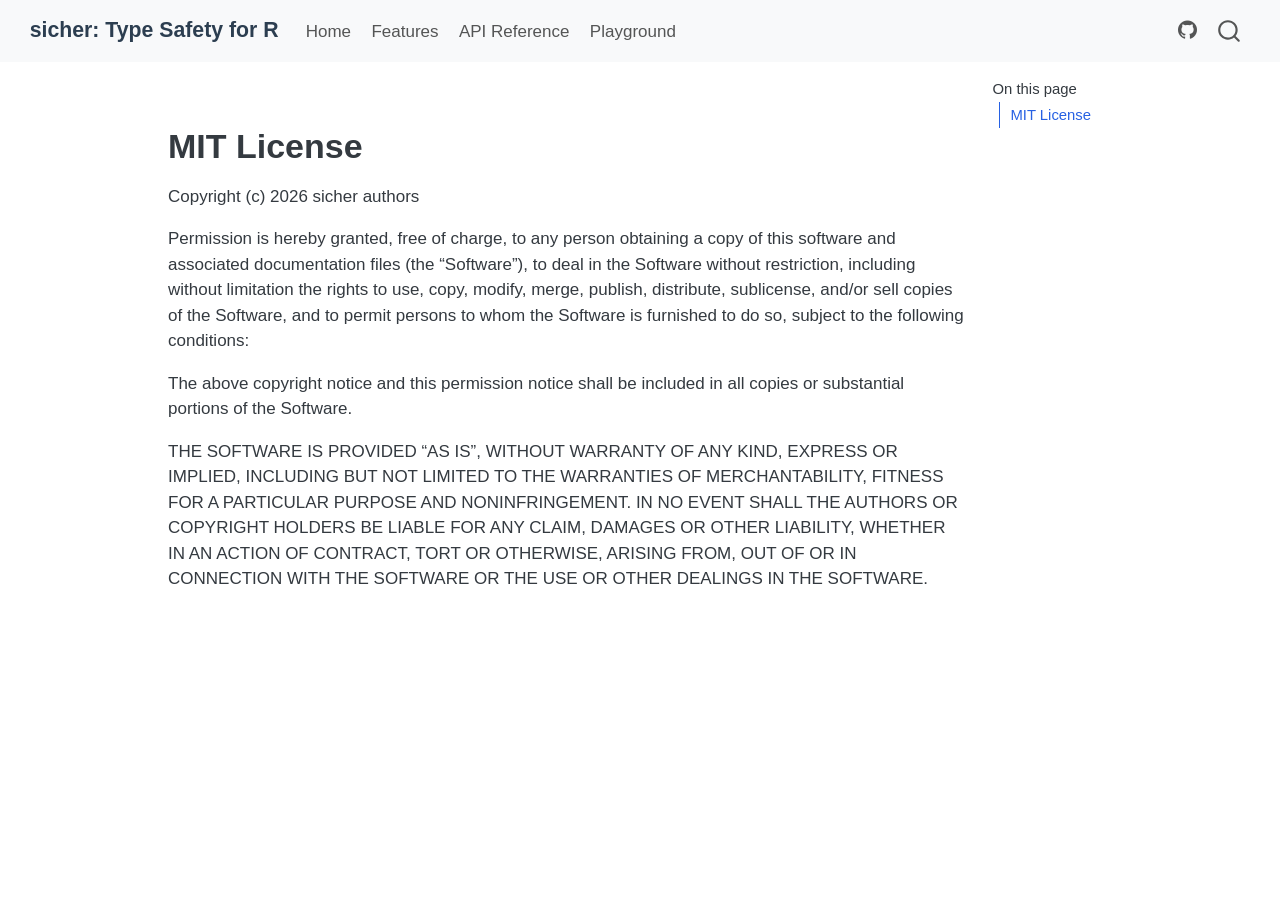
<file: docs/LICENSE.html>
<!DOCTYPE html>
<html xmlns="http://www.w3.org/1999/xhtml" lang="en" xml:lang="en"><head>

<meta charset="utf-8">
<meta name="generator" content="quarto-1.8.27">

<meta name="viewport" content="width=device-width, initial-scale=1.0, user-scalable=yes">


<title>license – sicher: Type Safety for R</title>
<style>
code{white-space: pre-wrap;}
span.smallcaps{font-variant: small-caps;}
div.columns{display: flex; gap: min(4vw, 1.5em);}
div.column{flex: auto; overflow-x: auto;}
div.hanging-indent{margin-left: 1.5em; text-indent: -1.5em;}
ul.task-list{list-style: none;}
ul.task-list li input[type="checkbox"] {
  width: 0.8em;
  margin: 0 0.8em 0.2em -1em; /* quarto-specific, see https://github.com/quarto-dev/quarto-cli/issues/4556 */ 
  vertical-align: middle;
}
</style>


<script src="site_libs/quarto-nav/quarto-nav.js"></script>
<script src="site_libs/quarto-nav/headroom.min.js"></script>
<script src="site_libs/clipboard/clipboard.min.js"></script>
<script src="site_libs/quarto-search/autocomplete.umd.js"></script>
<script src="site_libs/quarto-search/fuse.min.js"></script>
<script src="site_libs/quarto-search/quarto-search.js"></script>
<meta name="quarto:offset" content="./">
<script src="site_libs/quarto-html/quarto.js" type="module"></script>
<script src="site_libs/quarto-html/tabsets/tabsets.js" type="module"></script>
<script src="site_libs/quarto-html/axe/axe-check.js" type="module"></script>
<script src="site_libs/quarto-html/popper.min.js"></script>
<script src="site_libs/quarto-html/tippy.umd.min.js"></script>
<script src="site_libs/quarto-html/anchor.min.js"></script>
<link href="site_libs/quarto-html/tippy.css" rel="stylesheet">
<link href="site_libs/quarto-html/quarto-syntax-highlighting-ed96de9b727972fe78a7b5d16c58bf87.css" rel="stylesheet" id="quarto-text-highlighting-styles">
<script src="site_libs/bootstrap/bootstrap.min.js"></script>
<link href="site_libs/bootstrap/bootstrap-icons.css" rel="stylesheet">
<link href="site_libs/bootstrap/bootstrap-5b4ad623e5705c0698d39aec6f10cf02.min.css" rel="stylesheet" append-hash="true" id="quarto-bootstrap" data-mode="light">
<script id="quarto-search-options" type="application/json">{
  "location": "navbar",
  "copy-button": false,
  "collapse-after": 3,
  "panel-placement": "end",
  "type": "overlay",
  "limit": 50,
  "keyboard-shortcut": [
    "f",
    "/",
    "s"
  ],
  "show-item-context": false,
  "language": {
    "search-no-results-text": "No results",
    "search-matching-documents-text": "matching documents",
    "search-copy-link-title": "Copy link to search",
    "search-hide-matches-text": "Hide additional matches",
    "search-more-match-text": "more match in this document",
    "search-more-matches-text": "more matches in this document",
    "search-clear-button-title": "Clear",
    "search-text-placeholder": "",
    "search-detached-cancel-button-title": "Cancel",
    "search-submit-button-title": "Submit",
    "search-label": "Search"
  }
}</script>


<link rel="stylesheet" href="styles.css">
</head>

<body class="nav-fixed quarto-light">

<div id="quarto-search-results"></div>
  <header id="quarto-header" class="headroom fixed-top">
    <nav class="navbar navbar-expand-lg " data-bs-theme="dark">
      <div class="navbar-container container-fluid">
      <div class="navbar-brand-container mx-auto">
    <a class="navbar-brand" href="./index.html">
    <span class="navbar-title">sicher: Type Safety for R</span>
    </a>
  </div>
            <div id="quarto-search" class="" title="Search"></div>
          <button class="navbar-toggler" type="button" data-bs-toggle="collapse" data-bs-target="#navbarCollapse" aria-controls="navbarCollapse" role="menu" aria-expanded="false" aria-label="Toggle navigation" onclick="if (window.quartoToggleHeadroom) { window.quartoToggleHeadroom(); }">
  <span class="navbar-toggler-icon"></span>
</button>
          <div class="collapse navbar-collapse" id="navbarCollapse">
            <ul class="navbar-nav navbar-nav-scroll me-auto">
  <li class="nav-item">
    <a class="nav-link" href="./index.html"> 
<span class="menu-text">Home</span></a>
  </li>  
  <li class="nav-item">
    <a class="nav-link" href="./features.html"> 
<span class="menu-text">Features</span></a>
  </li>  
  <li class="nav-item">
    <a class="nav-link" href="./api.html"> 
<span class="menu-text">API Reference</span></a>
  </li>  
  <li class="nav-item">
    <a class="nav-link" href="./playground.html"> 
<span class="menu-text">Playground</span></a>
  </li>  
</ul>
            <ul class="navbar-nav navbar-nav-scroll ms-auto">
  <li class="nav-item compact">
    <a class="nav-link" href="https://github.com/feddelegrand7/sicher"> <i class="bi bi-github" role="img">
</i> 
<span class="menu-text"></span></a>
  </li>  
</ul>
          </div> <!-- /navcollapse -->
            <div class="quarto-navbar-tools">
</div>
      </div> <!-- /container-fluid -->
    </nav>
</header>
<!-- content -->
<div id="quarto-content" class="quarto-container page-columns page-rows-contents page-layout-article page-navbar">
<!-- sidebar -->
<!-- margin-sidebar -->
    <div id="quarto-margin-sidebar" class="sidebar margin-sidebar">
        <nav id="TOC" role="doc-toc" class="toc-active">
    <h2 id="toc-title">On this page</h2>
   
  <ul>
  <li><a href="#mit-license" id="toc-mit-license" class="nav-link active" data-scroll-target="#mit-license">MIT License</a></li>
  </ul>
</nav>
    </div>
<!-- main -->
<main class="content" id="quarto-document-content"><header id="title-block-header" class="quarto-title-block"></header>




<section id="mit-license" class="level1">
<h1>MIT License</h1>
<p>Copyright (c) 2026 sicher authors</p>
<p>Permission is hereby granted, free of charge, to any person obtaining a copy of this software and associated documentation files (the “Software”), to deal in the Software without restriction, including without limitation the rights to use, copy, modify, merge, publish, distribute, sublicense, and/or sell copies of the Software, and to permit persons to whom the Software is furnished to do so, subject to the following conditions:</p>
<p>The above copyright notice and this permission notice shall be included in all copies or substantial portions of the Software.</p>
<p>THE SOFTWARE IS PROVIDED “AS IS”, WITHOUT WARRANTY OF ANY KIND, EXPRESS OR IMPLIED, INCLUDING BUT NOT LIMITED TO THE WARRANTIES OF MERCHANTABILITY, FITNESS FOR A PARTICULAR PURPOSE AND NONINFRINGEMENT. IN NO EVENT SHALL THE AUTHORS OR COPYRIGHT HOLDERS BE LIABLE FOR ANY CLAIM, DAMAGES OR OTHER LIABILITY, WHETHER IN AN ACTION OF CONTRACT, TORT OR OTHERWISE, ARISING FROM, OUT OF OR IN CONNECTION WITH THE SOFTWARE OR THE USE OR OTHER DEALINGS IN THE SOFTWARE.</p>


</section>

</main> <!-- /main -->
<script id="quarto-html-after-body" type="application/javascript">
  window.document.addEventListener("DOMContentLoaded", function (event) {
    const icon = "";
    const anchorJS = new window.AnchorJS();
    anchorJS.options = {
      placement: 'right',
      icon: icon
    };
    anchorJS.add('.anchored');
    const isCodeAnnotation = (el) => {
      for (const clz of el.classList) {
        if (clz.startsWith('code-annotation-')) {                     
          return true;
        }
      }
      return false;
    }
    const onCopySuccess = function(e) {
      // button target
      const button = e.trigger;
      // don't keep focus
      button.blur();
      // flash "checked"
      button.classList.add('code-copy-button-checked');
      var currentTitle = button.getAttribute("title");
      button.setAttribute("title", "Copied!");
      let tooltip;
      if (window.bootstrap) {
        button.setAttribute("data-bs-toggle", "tooltip");
        button.setAttribute("data-bs-placement", "left");
        button.setAttribute("data-bs-title", "Copied!");
        tooltip = new bootstrap.Tooltip(button, 
          { trigger: "manual", 
            customClass: "code-copy-button-tooltip",
            offset: [0, -8]});
        tooltip.show();    
      }
      setTimeout(function() {
        if (tooltip) {
          tooltip.hide();
          button.removeAttribute("data-bs-title");
          button.removeAttribute("data-bs-toggle");
          button.removeAttribute("data-bs-placement");
        }
        button.setAttribute("title", currentTitle);
        button.classList.remove('code-copy-button-checked');
      }, 1000);
      // clear code selection
      e.clearSelection();
    }
    const getTextToCopy = function(trigger) {
      const outerScaffold = trigger.parentElement.cloneNode(true);
      const codeEl = outerScaffold.querySelector('code');
      for (const childEl of codeEl.children) {
        if (isCodeAnnotation(childEl)) {
          childEl.remove();
        }
      }
      return codeEl.innerText;
    }
    const clipboard = new window.ClipboardJS('.code-copy-button:not([data-in-quarto-modal])', {
      text: getTextToCopy
    });
    clipboard.on('success', onCopySuccess);
    if (window.document.getElementById('quarto-embedded-source-code-modal')) {
      const clipboardModal = new window.ClipboardJS('.code-copy-button[data-in-quarto-modal]', {
        text: getTextToCopy,
        container: window.document.getElementById('quarto-embedded-source-code-modal')
      });
      clipboardModal.on('success', onCopySuccess);
    }
      var localhostRegex = new RegExp(/^(?:http|https):\/\/localhost\:?[0-9]*\//);
      var mailtoRegex = new RegExp(/^mailto:/);
        var filterRegex = new RegExp('/' + window.location.host + '/');
      var isInternal = (href) => {
          return filterRegex.test(href) || localhostRegex.test(href) || mailtoRegex.test(href);
      }
      // Inspect non-navigation links and adorn them if external
     var links = window.document.querySelectorAll('a[href]:not(.nav-link):not(.navbar-brand):not(.toc-action):not(.sidebar-link):not(.sidebar-item-toggle):not(.pagination-link):not(.no-external):not([aria-hidden]):not(.dropdown-item):not(.quarto-navigation-tool):not(.about-link)');
      for (var i=0; i<links.length; i++) {
        const link = links[i];
        if (!isInternal(link.href)) {
          // undo the damage that might have been done by quarto-nav.js in the case of
          // links that we want to consider external
          if (link.dataset.originalHref !== undefined) {
            link.href = link.dataset.originalHref;
          }
        }
      }
    function tippyHover(el, contentFn, onTriggerFn, onUntriggerFn) {
      const config = {
        allowHTML: true,
        maxWidth: 500,
        delay: 100,
        arrow: false,
        appendTo: function(el) {
            return el.parentElement;
        },
        interactive: true,
        interactiveBorder: 10,
        theme: 'quarto',
        placement: 'bottom-start',
      };
      if (contentFn) {
        config.content = contentFn;
      }
      if (onTriggerFn) {
        config.onTrigger = onTriggerFn;
      }
      if (onUntriggerFn) {
        config.onUntrigger = onUntriggerFn;
      }
      window.tippy(el, config); 
    }
    const noterefs = window.document.querySelectorAll('a[role="doc-noteref"]');
    for (var i=0; i<noterefs.length; i++) {
      const ref = noterefs[i];
      tippyHover(ref, function() {
        // use id or data attribute instead here
        let href = ref.getAttribute('data-footnote-href') || ref.getAttribute('href');
        try { href = new URL(href).hash; } catch {}
        const id = href.replace(/^#\/?/, "");
        const note = window.document.getElementById(id);
        if (note) {
          return note.innerHTML;
        } else {
          return "";
        }
      });
    }
    const xrefs = window.document.querySelectorAll('a.quarto-xref');
    const processXRef = (id, note) => {
      // Strip column container classes
      const stripColumnClz = (el) => {
        el.classList.remove("page-full", "page-columns");
        if (el.children) {
          for (const child of el.children) {
            stripColumnClz(child);
          }
        }
      }
      stripColumnClz(note)
      if (id === null || id.startsWith('sec-')) {
        // Special case sections, only their first couple elements
        const container = document.createElement("div");
        if (note.children && note.children.length > 2) {
          container.appendChild(note.children[0].cloneNode(true));
          for (let i = 1; i < note.children.length; i++) {
            const child = note.children[i];
            if (child.tagName === "P" && child.innerText === "") {
              continue;
            } else {
              container.appendChild(child.cloneNode(true));
              break;
            }
          }
          if (window.Quarto?.typesetMath) {
            window.Quarto.typesetMath(container);
          }
          return container.innerHTML
        } else {
          if (window.Quarto?.typesetMath) {
            window.Quarto.typesetMath(note);
          }
          return note.innerHTML;
        }
      } else {
        // Remove any anchor links if they are present
        const anchorLink = note.querySelector('a.anchorjs-link');
        if (anchorLink) {
          anchorLink.remove();
        }
        if (window.Quarto?.typesetMath) {
          window.Quarto.typesetMath(note);
        }
        if (note.classList.contains("callout")) {
          return note.outerHTML;
        } else {
          return note.innerHTML;
        }
      }
    }
    for (var i=0; i<xrefs.length; i++) {
      const xref = xrefs[i];
      tippyHover(xref, undefined, function(instance) {
        instance.disable();
        let url = xref.getAttribute('href');
        let hash = undefined; 
        if (url.startsWith('#')) {
          hash = url;
        } else {
          try { hash = new URL(url).hash; } catch {}
        }
        if (hash) {
          const id = hash.replace(/^#\/?/, "");
          const note = window.document.getElementById(id);
          if (note !== null) {
            try {
              const html = processXRef(id, note.cloneNode(true));
              instance.setContent(html);
            } finally {
              instance.enable();
              instance.show();
            }
          } else {
            // See if we can fetch this
            fetch(url.split('#')[0])
            .then(res => res.text())
            .then(html => {
              const parser = new DOMParser();
              const htmlDoc = parser.parseFromString(html, "text/html");
              const note = htmlDoc.getElementById(id);
              if (note !== null) {
                const html = processXRef(id, note);
                instance.setContent(html);
              } 
            }).finally(() => {
              instance.enable();
              instance.show();
            });
          }
        } else {
          // See if we can fetch a full url (with no hash to target)
          // This is a special case and we should probably do some content thinning / targeting
          fetch(url)
          .then(res => res.text())
          .then(html => {
            const parser = new DOMParser();
            const htmlDoc = parser.parseFromString(html, "text/html");
            const note = htmlDoc.querySelector('main.content');
            if (note !== null) {
              // This should only happen for chapter cross references
              // (since there is no id in the URL)
              // remove the first header
              if (note.children.length > 0 && note.children[0].tagName === "HEADER") {
                note.children[0].remove();
              }
              const html = processXRef(null, note);
              instance.setContent(html);
            } 
          }).finally(() => {
            instance.enable();
            instance.show();
          });
        }
      }, function(instance) {
      });
    }
        let selectedAnnoteEl;
        const selectorForAnnotation = ( cell, annotation) => {
          let cellAttr = 'data-code-cell="' + cell + '"';
          let lineAttr = 'data-code-annotation="' +  annotation + '"';
          const selector = 'span[' + cellAttr + '][' + lineAttr + ']';
          return selector;
        }
        const selectCodeLines = (annoteEl) => {
          const doc = window.document;
          const targetCell = annoteEl.getAttribute("data-target-cell");
          const targetAnnotation = annoteEl.getAttribute("data-target-annotation");
          const annoteSpan = window.document.querySelector(selectorForAnnotation(targetCell, targetAnnotation));
          const lines = annoteSpan.getAttribute("data-code-lines").split(",");
          const lineIds = lines.map((line) => {
            return targetCell + "-" + line;
          })
          let top = null;
          let height = null;
          let parent = null;
          if (lineIds.length > 0) {
              //compute the position of the single el (top and bottom and make a div)
              const el = window.document.getElementById(lineIds[0]);
              top = el.offsetTop;
              height = el.offsetHeight;
              parent = el.parentElement.parentElement;
            if (lineIds.length > 1) {
              const lastEl = window.document.getElementById(lineIds[lineIds.length - 1]);
              const bottom = lastEl.offsetTop + lastEl.offsetHeight;
              height = bottom - top;
            }
            if (top !== null && height !== null && parent !== null) {
              // cook up a div (if necessary) and position it 
              let div = window.document.getElementById("code-annotation-line-highlight");
              if (div === null) {
                div = window.document.createElement("div");
                div.setAttribute("id", "code-annotation-line-highlight");
                div.style.position = 'absolute';
                parent.appendChild(div);
              }
              div.style.top = top - 2 + "px";
              div.style.height = height + 4 + "px";
              div.style.left = 0;
              let gutterDiv = window.document.getElementById("code-annotation-line-highlight-gutter");
              if (gutterDiv === null) {
                gutterDiv = window.document.createElement("div");
                gutterDiv.setAttribute("id", "code-annotation-line-highlight-gutter");
                gutterDiv.style.position = 'absolute';
                const codeCell = window.document.getElementById(targetCell);
                const gutter = codeCell.querySelector('.code-annotation-gutter');
                gutter.appendChild(gutterDiv);
              }
              gutterDiv.style.top = top - 2 + "px";
              gutterDiv.style.height = height + 4 + "px";
            }
            selectedAnnoteEl = annoteEl;
          }
        };
        const unselectCodeLines = () => {
          const elementsIds = ["code-annotation-line-highlight", "code-annotation-line-highlight-gutter"];
          elementsIds.forEach((elId) => {
            const div = window.document.getElementById(elId);
            if (div) {
              div.remove();
            }
          });
          selectedAnnoteEl = undefined;
        };
          // Handle positioning of the toggle
      window.addEventListener(
        "resize",
        throttle(() => {
          elRect = undefined;
          if (selectedAnnoteEl) {
            selectCodeLines(selectedAnnoteEl);
          }
        }, 10)
      );
      function throttle(fn, ms) {
      let throttle = false;
      let timer;
        return (...args) => {
          if(!throttle) { // first call gets through
              fn.apply(this, args);
              throttle = true;
          } else { // all the others get throttled
              if(timer) clearTimeout(timer); // cancel #2
              timer = setTimeout(() => {
                fn.apply(this, args);
                timer = throttle = false;
              }, ms);
          }
        };
      }
        // Attach click handler to the DT
        const annoteDls = window.document.querySelectorAll('dt[data-target-cell]');
        for (const annoteDlNode of annoteDls) {
          annoteDlNode.addEventListener('click', (event) => {
            const clickedEl = event.target;
            if (clickedEl !== selectedAnnoteEl) {
              unselectCodeLines();
              const activeEl = window.document.querySelector('dt[data-target-cell].code-annotation-active');
              if (activeEl) {
                activeEl.classList.remove('code-annotation-active');
              }
              selectCodeLines(clickedEl);
              clickedEl.classList.add('code-annotation-active');
            } else {
              // Unselect the line
              unselectCodeLines();
              clickedEl.classList.remove('code-annotation-active');
            }
          });
        }
    const findCites = (el) => {
      const parentEl = el.parentElement;
      if (parentEl) {
        const cites = parentEl.dataset.cites;
        if (cites) {
          return {
            el,
            cites: cites.split(' ')
          };
        } else {
          return findCites(el.parentElement)
        }
      } else {
        return undefined;
      }
    };
    var bibliorefs = window.document.querySelectorAll('a[role="doc-biblioref"]');
    for (var i=0; i<bibliorefs.length; i++) {
      const ref = bibliorefs[i];
      const citeInfo = findCites(ref);
      if (citeInfo) {
        tippyHover(citeInfo.el, function() {
          var popup = window.document.createElement('div');
          citeInfo.cites.forEach(function(cite) {
            var citeDiv = window.document.createElement('div');
            citeDiv.classList.add('hanging-indent');
            citeDiv.classList.add('csl-entry');
            var biblioDiv = window.document.getElementById('ref-' + cite);
            if (biblioDiv) {
              citeDiv.innerHTML = biblioDiv.innerHTML;
            }
            popup.appendChild(citeDiv);
          });
          return popup.innerHTML;
        });
      }
    }
  });
  </script>
</div> <!-- /content -->




</body></html>
</file>
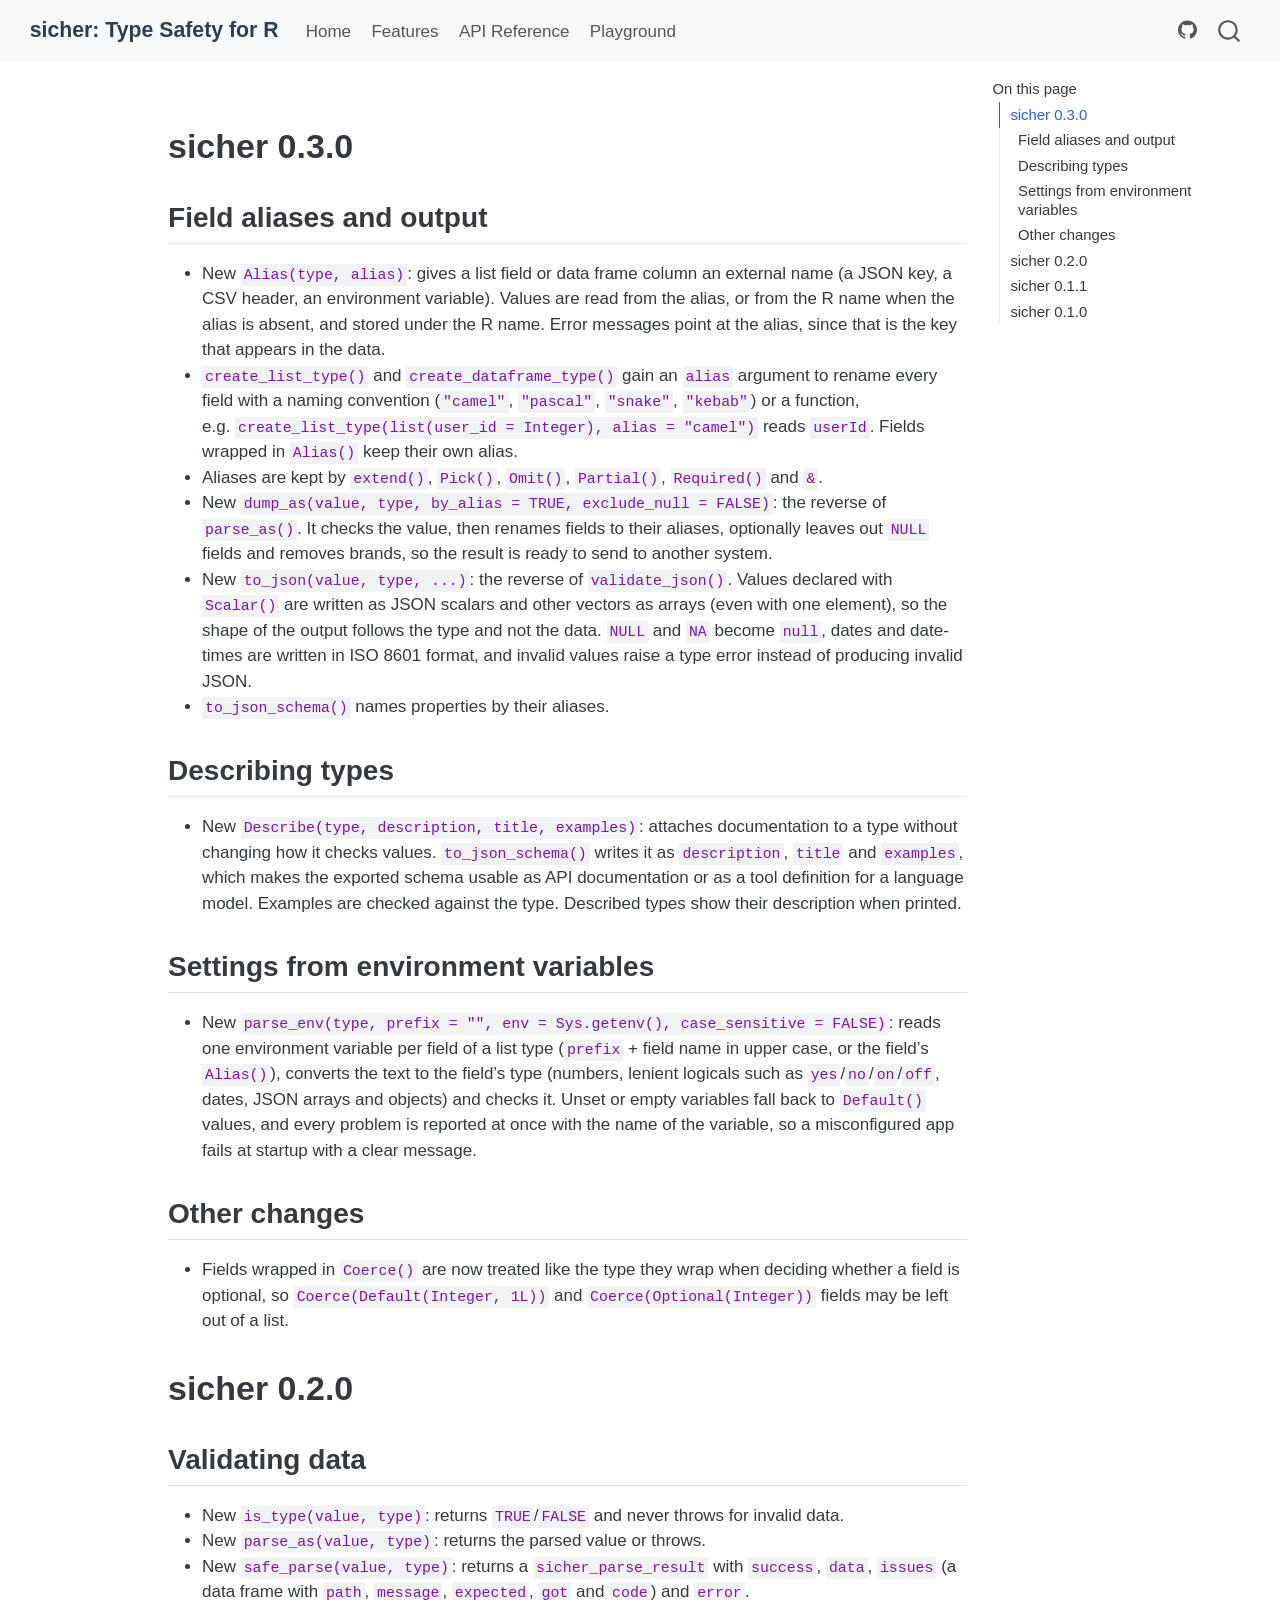
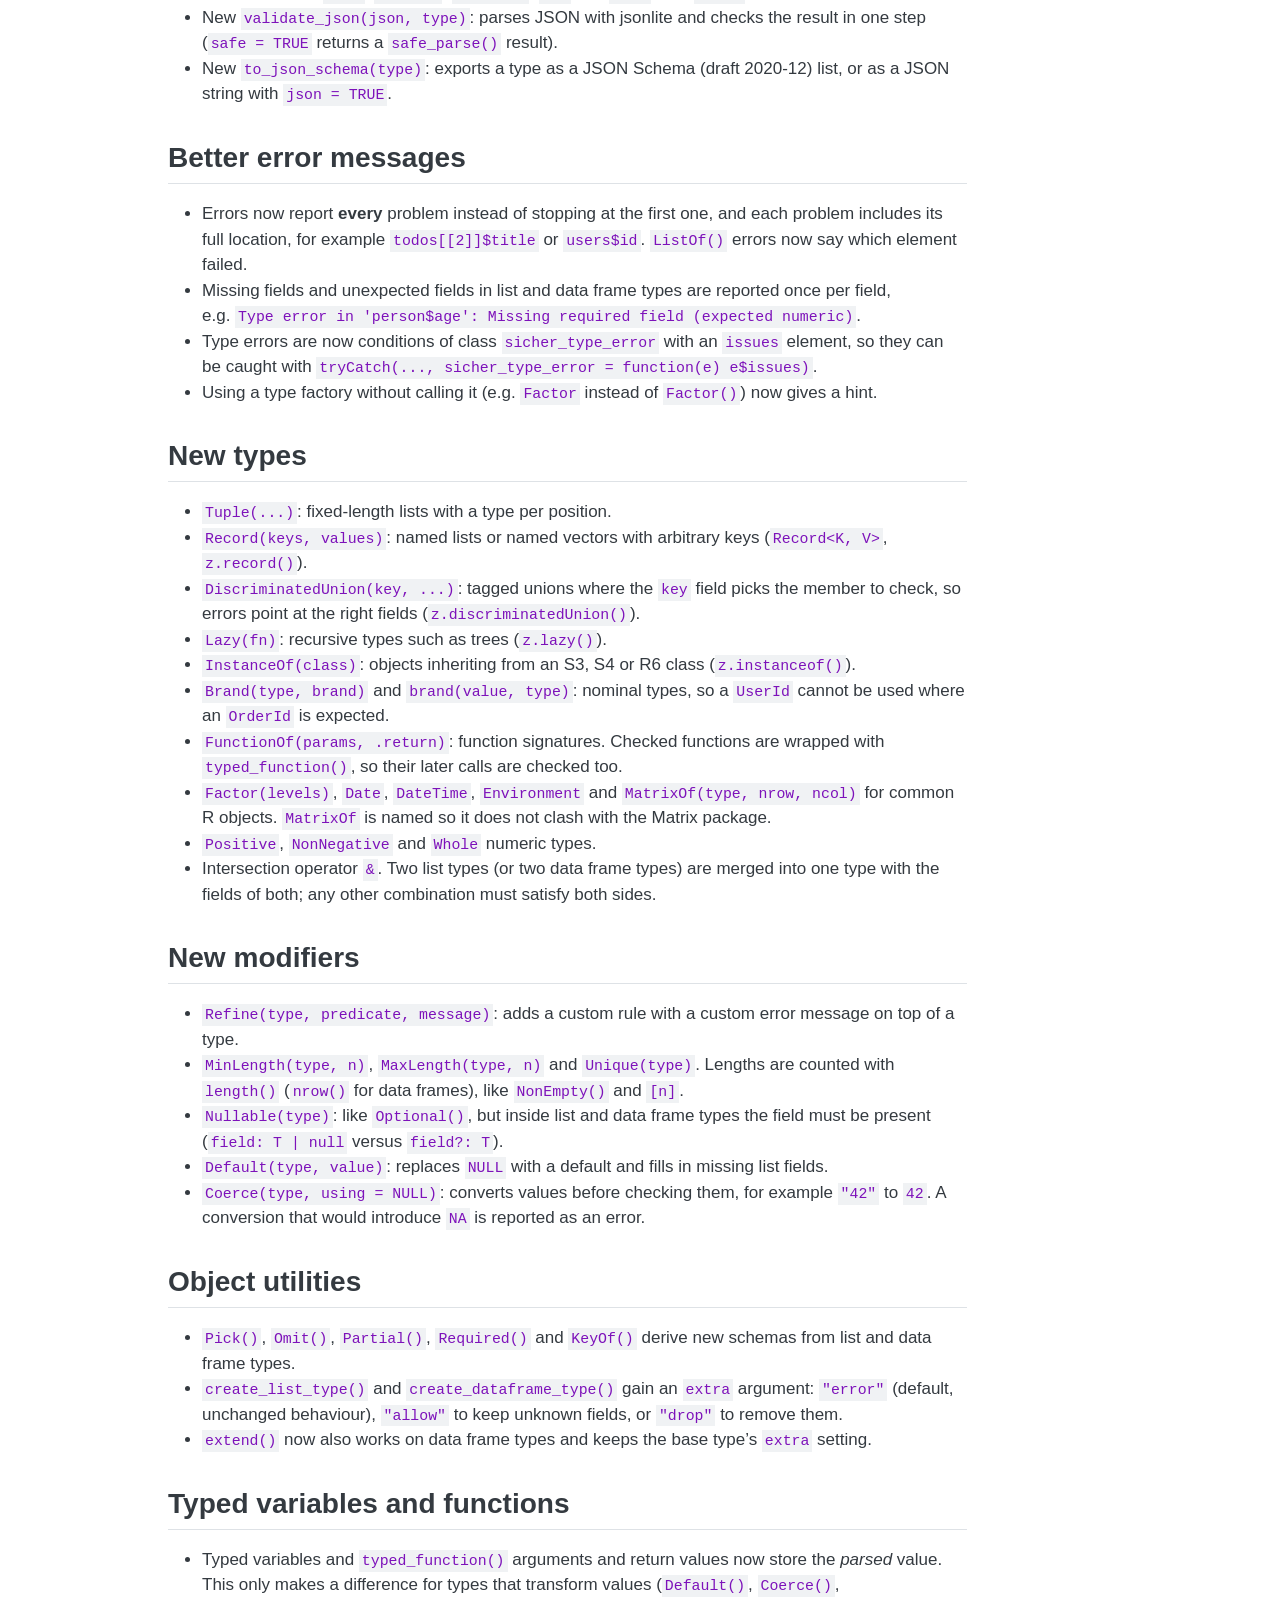
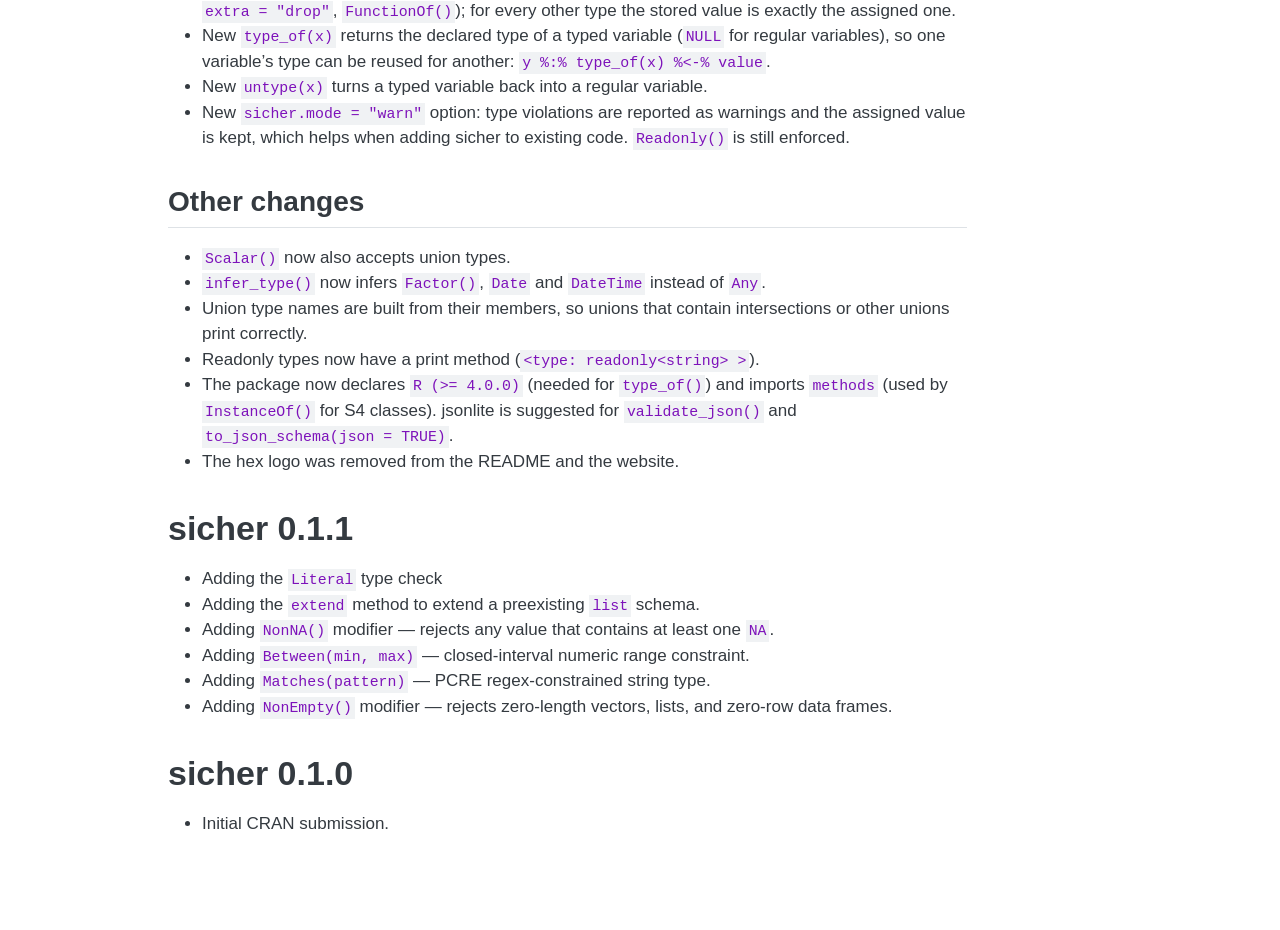
<file: docs/NEWS.html>
<!DOCTYPE html>
<html xmlns="http://www.w3.org/1999/xhtml" lang="en" xml:lang="en"><head>

<meta charset="utf-8">
<meta name="generator" content="quarto-1.8.27">

<meta name="viewport" content="width=device-width, initial-scale=1.0, user-scalable=yes">


<title>news – sicher: Type Safety for R</title>
<style>
code{white-space: pre-wrap;}
span.smallcaps{font-variant: small-caps;}
div.columns{display: flex; gap: min(4vw, 1.5em);}
div.column{flex: auto; overflow-x: auto;}
div.hanging-indent{margin-left: 1.5em; text-indent: -1.5em;}
ul.task-list{list-style: none;}
ul.task-list li input[type="checkbox"] {
  width: 0.8em;
  margin: 0 0.8em 0.2em -1em; /* quarto-specific, see https://github.com/quarto-dev/quarto-cli/issues/4556 */ 
  vertical-align: middle;
}
</style>


<script src="site_libs/quarto-nav/quarto-nav.js"></script>
<script src="site_libs/quarto-nav/headroom.min.js"></script>
<script src="site_libs/clipboard/clipboard.min.js"></script>
<script src="site_libs/quarto-search/autocomplete.umd.js"></script>
<script src="site_libs/quarto-search/fuse.min.js"></script>
<script src="site_libs/quarto-search/quarto-search.js"></script>
<meta name="quarto:offset" content="./">
<script src="site_libs/quarto-html/quarto.js" type="module"></script>
<script src="site_libs/quarto-html/tabsets/tabsets.js" type="module"></script>
<script src="site_libs/quarto-html/axe/axe-check.js" type="module"></script>
<script src="site_libs/quarto-html/popper.min.js"></script>
<script src="site_libs/quarto-html/tippy.umd.min.js"></script>
<script src="site_libs/quarto-html/anchor.min.js"></script>
<link href="site_libs/quarto-html/tippy.css" rel="stylesheet">
<link href="site_libs/quarto-html/quarto-syntax-highlighting-ed96de9b727972fe78a7b5d16c58bf87.css" rel="stylesheet" id="quarto-text-highlighting-styles">
<script src="site_libs/bootstrap/bootstrap.min.js"></script>
<link href="site_libs/bootstrap/bootstrap-icons.css" rel="stylesheet">
<link href="site_libs/bootstrap/bootstrap-5b4ad623e5705c0698d39aec6f10cf02.min.css" rel="stylesheet" append-hash="true" id="quarto-bootstrap" data-mode="light">
<script id="quarto-search-options" type="application/json">{
  "location": "navbar",
  "copy-button": false,
  "collapse-after": 3,
  "panel-placement": "end",
  "type": "overlay",
  "limit": 50,
  "keyboard-shortcut": [
    "f",
    "/",
    "s"
  ],
  "show-item-context": false,
  "language": {
    "search-no-results-text": "No results",
    "search-matching-documents-text": "matching documents",
    "search-copy-link-title": "Copy link to search",
    "search-hide-matches-text": "Hide additional matches",
    "search-more-match-text": "more match in this document",
    "search-more-matches-text": "more matches in this document",
    "search-clear-button-title": "Clear",
    "search-text-placeholder": "",
    "search-detached-cancel-button-title": "Cancel",
    "search-submit-button-title": "Submit",
    "search-label": "Search"
  }
}</script>


<link rel="stylesheet" href="styles.css">
</head>

<body class="nav-fixed quarto-light">

<div id="quarto-search-results"></div>
  <header id="quarto-header" class="headroom fixed-top">
    <nav class="navbar navbar-expand-lg " data-bs-theme="dark">
      <div class="navbar-container container-fluid">
      <div class="navbar-brand-container mx-auto">
    <a class="navbar-brand" href="./index.html">
    <span class="navbar-title">sicher: Type Safety for R</span>
    </a>
  </div>
            <div id="quarto-search" class="" title="Search"></div>
          <button class="navbar-toggler" type="button" data-bs-toggle="collapse" data-bs-target="#navbarCollapse" aria-controls="navbarCollapse" role="menu" aria-expanded="false" aria-label="Toggle navigation" onclick="if (window.quartoToggleHeadroom) { window.quartoToggleHeadroom(); }">
  <span class="navbar-toggler-icon"></span>
</button>
          <div class="collapse navbar-collapse" id="navbarCollapse">
            <ul class="navbar-nav navbar-nav-scroll me-auto">
  <li class="nav-item">
    <a class="nav-link" href="./index.html"> 
<span class="menu-text">Home</span></a>
  </li>  
  <li class="nav-item">
    <a class="nav-link" href="./features.html"> 
<span class="menu-text">Features</span></a>
  </li>  
  <li class="nav-item">
    <a class="nav-link" href="./api.html"> 
<span class="menu-text">API Reference</span></a>
  </li>  
  <li class="nav-item">
    <a class="nav-link" href="./playground.html"> 
<span class="menu-text">Playground</span></a>
  </li>  
</ul>
            <ul class="navbar-nav navbar-nav-scroll ms-auto">
  <li class="nav-item compact">
    <a class="nav-link" href="https://github.com/feddelegrand7/sicher"> <i class="bi bi-github" role="img">
</i> 
<span class="menu-text"></span></a>
  </li>  
</ul>
          </div> <!-- /navcollapse -->
            <div class="quarto-navbar-tools">
</div>
      </div> <!-- /container-fluid -->
    </nav>
</header>
<!-- content -->
<div id="quarto-content" class="quarto-container page-columns page-rows-contents page-layout-article page-navbar">
<!-- sidebar -->
<!-- margin-sidebar -->
    <div id="quarto-margin-sidebar" class="sidebar margin-sidebar">
        <nav id="TOC" role="doc-toc" class="toc-active">
    <h2 id="toc-title">On this page</h2>
   
  <ul>
  <li><a href="#sicher-0.3.0" id="toc-sicher-0.3.0" class="nav-link active" data-scroll-target="#sicher-0.3.0">sicher 0.3.0</a>
  <ul class="collapse">
  <li><a href="#field-aliases-and-output" id="toc-field-aliases-and-output" class="nav-link" data-scroll-target="#field-aliases-and-output">Field aliases and output</a></li>
  <li><a href="#describing-types" id="toc-describing-types" class="nav-link" data-scroll-target="#describing-types">Describing types</a></li>
  <li><a href="#settings-from-environment-variables" id="toc-settings-from-environment-variables" class="nav-link" data-scroll-target="#settings-from-environment-variables">Settings from environment variables</a></li>
  <li><a href="#other-changes" id="toc-other-changes" class="nav-link" data-scroll-target="#other-changes">Other changes</a></li>
  </ul></li>
  <li><a href="#sicher-0.2.0" id="toc-sicher-0.2.0" class="nav-link" data-scroll-target="#sicher-0.2.0">sicher 0.2.0</a>
  <ul class="collapse">
  <li><a href="#validating-data" id="toc-validating-data" class="nav-link" data-scroll-target="#validating-data">Validating data</a></li>
  <li><a href="#better-error-messages" id="toc-better-error-messages" class="nav-link" data-scroll-target="#better-error-messages">Better error messages</a></li>
  <li><a href="#new-types" id="toc-new-types" class="nav-link" data-scroll-target="#new-types">New types</a></li>
  <li><a href="#new-modifiers" id="toc-new-modifiers" class="nav-link" data-scroll-target="#new-modifiers">New modifiers</a></li>
  <li><a href="#object-utilities" id="toc-object-utilities" class="nav-link" data-scroll-target="#object-utilities">Object utilities</a></li>
  <li><a href="#typed-variables-and-functions" id="toc-typed-variables-and-functions" class="nav-link" data-scroll-target="#typed-variables-and-functions">Typed variables and functions</a></li>
  <li><a href="#other-changes-1" id="toc-other-changes-1" class="nav-link" data-scroll-target="#other-changes-1">Other changes</a></li>
  </ul></li>
  <li><a href="#sicher-0.1.1" id="toc-sicher-0.1.1" class="nav-link" data-scroll-target="#sicher-0.1.1">sicher 0.1.1</a></li>
  <li><a href="#sicher-0.1.0" id="toc-sicher-0.1.0" class="nav-link" data-scroll-target="#sicher-0.1.0">sicher 0.1.0</a></li>
  </ul>
</nav>
    </div>
<!-- main -->
<main class="content" id="quarto-document-content"><header id="title-block-header" class="quarto-title-block"></header>




<section id="sicher-0.3.0" class="level1">
<h1>sicher 0.3.0</h1>
<section id="field-aliases-and-output" class="level2">
<h2 class="anchored" data-anchor-id="field-aliases-and-output">Field aliases and output</h2>
<ul>
<li>New <code>Alias(type, alias)</code>: gives a list field or data frame column an external name (a JSON key, a CSV header, an environment variable). Values are read from the alias, or from the R name when the alias is absent, and stored under the R name. Error messages point at the alias, since that is the key that appears in the data.</li>
<li><code>create_list_type()</code> and <code>create_dataframe_type()</code> gain an <code>alias</code> argument to rename every field with a naming convention (<code>"camel"</code>, <code>"pascal"</code>, <code>"snake"</code>, <code>"kebab"</code>) or a function, e.g.&nbsp;<code>create_list_type(list(user_id = Integer), alias = "camel")</code> reads <code>userId</code>. Fields wrapped in <code>Alias()</code> keep their own alias.</li>
<li>Aliases are kept by <code>extend()</code>, <code>Pick()</code>, <code>Omit()</code>, <code>Partial()</code>, <code>Required()</code> and <code>&amp;</code>.</li>
<li>New <code>dump_as(value, type, by_alias = TRUE, exclude_null = FALSE)</code>: the reverse of <code>parse_as()</code>. It checks the value, then renames fields to their aliases, optionally leaves out <code>NULL</code> fields and removes brands, so the result is ready to send to another system.</li>
<li>New <code>to_json(value, type, ...)</code>: the reverse of <code>validate_json()</code>. Values declared with <code>Scalar()</code> are written as JSON scalars and other vectors as arrays (even with one element), so the shape of the output follows the type and not the data. <code>NULL</code> and <code>NA</code> become <code>null</code>, dates and date-times are written in ISO 8601 format, and invalid values raise a type error instead of producing invalid JSON.</li>
<li><code>to_json_schema()</code> names properties by their aliases.</li>
</ul>
</section>
<section id="describing-types" class="level2">
<h2 class="anchored" data-anchor-id="describing-types">Describing types</h2>
<ul>
<li>New <code>Describe(type, description, title, examples)</code>: attaches documentation to a type without changing how it checks values. <code>to_json_schema()</code> writes it as <code>description</code>, <code>title</code> and <code>examples</code>, which makes the exported schema usable as API documentation or as a tool definition for a language model. Examples are checked against the type. Described types show their description when printed.</li>
</ul>
</section>
<section id="settings-from-environment-variables" class="level2">
<h2 class="anchored" data-anchor-id="settings-from-environment-variables">Settings from environment variables</h2>
<ul>
<li>New <code>parse_env(type, prefix = "", env = Sys.getenv(), case_sensitive = FALSE)</code>: reads one environment variable per field of a list type (<code>prefix</code> + field name in upper case, or the field’s <code>Alias()</code>), converts the text to the field’s type (numbers, lenient logicals such as <code>yes</code>/<code>no</code>/<code>on</code>/<code>off</code>, dates, JSON arrays and objects) and checks it. Unset or empty variables fall back to <code>Default()</code> values, and every problem is reported at once with the name of the variable, so a misconfigured app fails at startup with a clear message.</li>
</ul>
</section>
<section id="other-changes" class="level2">
<h2 class="anchored" data-anchor-id="other-changes">Other changes</h2>
<ul>
<li>Fields wrapped in <code>Coerce()</code> are now treated like the type they wrap when deciding whether a field is optional, so <code>Coerce(Default(Integer, 1L))</code> and <code>Coerce(Optional(Integer))</code> fields may be left out of a list.</li>
</ul>
</section>
</section>
<section id="sicher-0.2.0" class="level1">
<h1>sicher 0.2.0</h1>
<section id="validating-data" class="level2">
<h2 class="anchored" data-anchor-id="validating-data">Validating data</h2>
<ul>
<li>New <code>is_type(value, type)</code>: returns <code>TRUE</code>/<code>FALSE</code> and never throws for invalid data.</li>
<li>New <code>parse_as(value, type)</code>: returns the parsed value or throws.</li>
<li>New <code>safe_parse(value, type)</code>: returns a <code>sicher_parse_result</code> with <code>success</code>, <code>data</code>, <code>issues</code> (a data frame with <code>path</code>, <code>message</code>, <code>expected</code>, <code>got</code> and <code>code</code>) and <code>error</code>.</li>
<li>New <code>validate_json(json, type)</code>: parses JSON with jsonlite and checks the result in one step (<code>safe = TRUE</code> returns a <code>safe_parse()</code> result).</li>
<li>New <code>to_json_schema(type)</code>: exports a type as a JSON Schema (draft 2020-12) list, or as a JSON string with <code>json = TRUE</code>.</li>
</ul>
</section>
<section id="better-error-messages" class="level2">
<h2 class="anchored" data-anchor-id="better-error-messages">Better error messages</h2>
<ul>
<li>Errors now report <strong>every</strong> problem instead of stopping at the first one, and each problem includes its full location, for example <code>todos[[2]]$title</code> or <code>users$id</code>. <code>ListOf()</code> errors now say which element failed.</li>
<li>Missing fields and unexpected fields in list and data frame types are reported once per field, e.g.&nbsp;<code>Type error in 'person$age': Missing required field (expected numeric)</code>.</li>
<li>Type errors are now conditions of class <code>sicher_type_error</code> with an <code>issues</code> element, so they can be caught with <code>tryCatch(..., sicher_type_error = function(e) e$issues)</code>.</li>
<li>Using a type factory without calling it (e.g.&nbsp;<code>Factor</code> instead of <code>Factor()</code>) now gives a hint.</li>
</ul>
</section>
<section id="new-types" class="level2">
<h2 class="anchored" data-anchor-id="new-types">New types</h2>
<ul>
<li><code>Tuple(...)</code>: fixed-length lists with a type per position.</li>
<li><code>Record(keys, values)</code>: named lists or named vectors with arbitrary keys (<code>Record&lt;K, V&gt;</code>, <code>z.record()</code>).</li>
<li><code>DiscriminatedUnion(key, ...)</code>: tagged unions where the <code>key</code> field picks the member to check, so errors point at the right fields (<code>z.discriminatedUnion()</code>).</li>
<li><code>Lazy(fn)</code>: recursive types such as trees (<code>z.lazy()</code>).</li>
<li><code>InstanceOf(class)</code>: objects inheriting from an S3, S4 or R6 class (<code>z.instanceof()</code>).</li>
<li><code>Brand(type, brand)</code> and <code>brand(value, type)</code>: nominal types, so a <code>UserId</code> cannot be used where an <code>OrderId</code> is expected.</li>
<li><code>FunctionOf(params, .return)</code>: function signatures. Checked functions are wrapped with <code>typed_function()</code>, so their later calls are checked too.</li>
<li><code>Factor(levels)</code>, <code>Date</code>, <code>DateTime</code>, <code>Environment</code> and <code>MatrixOf(type, nrow, ncol)</code> for common R objects. <code>MatrixOf</code> is named so it does not clash with the Matrix package.</li>
<li><code>Positive</code>, <code>NonNegative</code> and <code>Whole</code> numeric types.</li>
<li>Intersection operator <code>&amp;</code>. Two list types (or two data frame types) are merged into one type with the fields of both; any other combination must satisfy both sides.</li>
</ul>
</section>
<section id="new-modifiers" class="level2">
<h2 class="anchored" data-anchor-id="new-modifiers">New modifiers</h2>
<ul>
<li><code>Refine(type, predicate, message)</code>: adds a custom rule with a custom error message on top of a type.</li>
<li><code>MinLength(type, n)</code>, <code>MaxLength(type, n)</code> and <code>Unique(type)</code>. Lengths are counted with <code>length()</code> (<code>nrow()</code> for data frames), like <code>NonEmpty()</code> and <code>[n]</code>.</li>
<li><code>Nullable(type)</code>: like <code>Optional()</code>, but inside list and data frame types the field must be present (<code>field: T | null</code> versus <code>field?: T</code>).</li>
<li><code>Default(type, value)</code>: replaces <code>NULL</code> with a default and fills in missing list fields.</li>
<li><code>Coerce(type, using = NULL)</code>: converts values before checking them, for example <code>"42"</code> to <code>42</code>. A conversion that would introduce <code>NA</code> is reported as an error.</li>
</ul>
</section>
<section id="object-utilities" class="level2">
<h2 class="anchored" data-anchor-id="object-utilities">Object utilities</h2>
<ul>
<li><code>Pick()</code>, <code>Omit()</code>, <code>Partial()</code>, <code>Required()</code> and <code>KeyOf()</code> derive new schemas from list and data frame types.</li>
<li><code>create_list_type()</code> and <code>create_dataframe_type()</code> gain an <code>extra</code> argument: <code>"error"</code> (default, unchanged behaviour), <code>"allow"</code> to keep unknown fields, or <code>"drop"</code> to remove them.</li>
<li><code>extend()</code> now also works on data frame types and keeps the base type’s <code>extra</code> setting.</li>
</ul>
</section>
<section id="typed-variables-and-functions" class="level2">
<h2 class="anchored" data-anchor-id="typed-variables-and-functions">Typed variables and functions</h2>
<ul>
<li>Typed variables and <code>typed_function()</code> arguments and return values now store the <em>parsed</em> value. This only makes a difference for types that transform values (<code>Default()</code>, <code>Coerce()</code>, <code>extra = "drop"</code>, <code>FunctionOf()</code>); for every other type the stored value is exactly the assigned one.</li>
<li>New <code>type_of(x)</code> returns the declared type of a typed variable (<code>NULL</code> for regular variables), so one variable’s type can be reused for another: <code>y %:% type_of(x) %&lt;-% value</code>.</li>
<li>New <code>untype(x)</code> turns a typed variable back into a regular variable.</li>
<li>New <code>sicher.mode = "warn"</code> option: type violations are reported as warnings and the assigned value is kept, which helps when adding sicher to existing code. <code>Readonly()</code> is still enforced.</li>
</ul>
</section>
<section id="other-changes-1" class="level2">
<h2 class="anchored" data-anchor-id="other-changes-1">Other changes</h2>
<ul>
<li><code>Scalar()</code> now also accepts union types.</li>
<li><code>infer_type()</code> now infers <code>Factor()</code>, <code>Date</code> and <code>DateTime</code> instead of <code>Any</code>.</li>
<li>Union type names are built from their members, so unions that contain intersections or other unions print correctly.</li>
<li>Readonly types now have a print method (<code>&lt;type: readonly&lt;string&gt; &gt;</code>).</li>
<li>The package now declares <code>R (&gt;= 4.0.0)</code> (needed for <code>type_of()</code>) and imports <code>methods</code> (used by <code>InstanceOf()</code> for S4 classes). jsonlite is suggested for <code>validate_json()</code> and <code>to_json_schema(json = TRUE)</code>.</li>
<li>The hex logo was removed from the README and the website.</li>
</ul>
</section>
</section>
<section id="sicher-0.1.1" class="level1">
<h1>sicher 0.1.1</h1>
<ul>
<li>Adding the <code>Literal</code> type check</li>
<li>Adding the <code>extend</code> method to extend a preexisting <code>list</code> schema.</li>
<li>Adding <code>NonNA()</code> modifier — rejects any value that contains at least one <code>NA</code>.</li>
<li>Adding <code>Between(min, max)</code> — closed-interval numeric range constraint.</li>
<li>Adding <code>Matches(pattern)</code> — PCRE regex-constrained string type.</li>
<li>Adding <code>NonEmpty()</code> modifier — rejects zero-length vectors, lists, and zero-row data frames.</li>
</ul>
</section>
<section id="sicher-0.1.0" class="level1">
<h1>sicher 0.1.0</h1>
<ul>
<li>Initial CRAN submission.</li>
</ul>


</section>

</main> <!-- /main -->
<script id="quarto-html-after-body" type="application/javascript">
  window.document.addEventListener("DOMContentLoaded", function (event) {
    const icon = "";
    const anchorJS = new window.AnchorJS();
    anchorJS.options = {
      placement: 'right',
      icon: icon
    };
    anchorJS.add('.anchored');
    const isCodeAnnotation = (el) => {
      for (const clz of el.classList) {
        if (clz.startsWith('code-annotation-')) {                     
          return true;
        }
      }
      return false;
    }
    const onCopySuccess = function(e) {
      // button target
      const button = e.trigger;
      // don't keep focus
      button.blur();
      // flash "checked"
      button.classList.add('code-copy-button-checked');
      var currentTitle = button.getAttribute("title");
      button.setAttribute("title", "Copied!");
      let tooltip;
      if (window.bootstrap) {
        button.setAttribute("data-bs-toggle", "tooltip");
        button.setAttribute("data-bs-placement", "left");
        button.setAttribute("data-bs-title", "Copied!");
        tooltip = new bootstrap.Tooltip(button, 
          { trigger: "manual", 
            customClass: "code-copy-button-tooltip",
            offset: [0, -8]});
        tooltip.show();    
      }
      setTimeout(function() {
        if (tooltip) {
          tooltip.hide();
          button.removeAttribute("data-bs-title");
          button.removeAttribute("data-bs-toggle");
          button.removeAttribute("data-bs-placement");
        }
        button.setAttribute("title", currentTitle);
        button.classList.remove('code-copy-button-checked');
      }, 1000);
      // clear code selection
      e.clearSelection();
    }
    const getTextToCopy = function(trigger) {
      const outerScaffold = trigger.parentElement.cloneNode(true);
      const codeEl = outerScaffold.querySelector('code');
      for (const childEl of codeEl.children) {
        if (isCodeAnnotation(childEl)) {
          childEl.remove();
        }
      }
      return codeEl.innerText;
    }
    const clipboard = new window.ClipboardJS('.code-copy-button:not([data-in-quarto-modal])', {
      text: getTextToCopy
    });
    clipboard.on('success', onCopySuccess);
    if (window.document.getElementById('quarto-embedded-source-code-modal')) {
      const clipboardModal = new window.ClipboardJS('.code-copy-button[data-in-quarto-modal]', {
        text: getTextToCopy,
        container: window.document.getElementById('quarto-embedded-source-code-modal')
      });
      clipboardModal.on('success', onCopySuccess);
    }
      var localhostRegex = new RegExp(/^(?:http|https):\/\/localhost\:?[0-9]*\//);
      var mailtoRegex = new RegExp(/^mailto:/);
        var filterRegex = new RegExp('/' + window.location.host + '/');
      var isInternal = (href) => {
          return filterRegex.test(href) || localhostRegex.test(href) || mailtoRegex.test(href);
      }
      // Inspect non-navigation links and adorn them if external
     var links = window.document.querySelectorAll('a[href]:not(.nav-link):not(.navbar-brand):not(.toc-action):not(.sidebar-link):not(.sidebar-item-toggle):not(.pagination-link):not(.no-external):not([aria-hidden]):not(.dropdown-item):not(.quarto-navigation-tool):not(.about-link)');
      for (var i=0; i<links.length; i++) {
        const link = links[i];
        if (!isInternal(link.href)) {
          // undo the damage that might have been done by quarto-nav.js in the case of
          // links that we want to consider external
          if (link.dataset.originalHref !== undefined) {
            link.href = link.dataset.originalHref;
          }
        }
      }
    function tippyHover(el, contentFn, onTriggerFn, onUntriggerFn) {
      const config = {
        allowHTML: true,
        maxWidth: 500,
        delay: 100,
        arrow: false,
        appendTo: function(el) {
            return el.parentElement;
        },
        interactive: true,
        interactiveBorder: 10,
        theme: 'quarto',
        placement: 'bottom-start',
      };
      if (contentFn) {
        config.content = contentFn;
      }
      if (onTriggerFn) {
        config.onTrigger = onTriggerFn;
      }
      if (onUntriggerFn) {
        config.onUntrigger = onUntriggerFn;
      }
      window.tippy(el, config); 
    }
    const noterefs = window.document.querySelectorAll('a[role="doc-noteref"]');
    for (var i=0; i<noterefs.length; i++) {
      const ref = noterefs[i];
      tippyHover(ref, function() {
        // use id or data attribute instead here
        let href = ref.getAttribute('data-footnote-href') || ref.getAttribute('href');
        try { href = new URL(href).hash; } catch {}
        const id = href.replace(/^#\/?/, "");
        const note = window.document.getElementById(id);
        if (note) {
          return note.innerHTML;
        } else {
          return "";
        }
      });
    }
    const xrefs = window.document.querySelectorAll('a.quarto-xref');
    const processXRef = (id, note) => {
      // Strip column container classes
      const stripColumnClz = (el) => {
        el.classList.remove("page-full", "page-columns");
        if (el.children) {
          for (const child of el.children) {
            stripColumnClz(child);
          }
        }
      }
      stripColumnClz(note)
      if (id === null || id.startsWith('sec-')) {
        // Special case sections, only their first couple elements
        const container = document.createElement("div");
        if (note.children && note.children.length > 2) {
          container.appendChild(note.children[0].cloneNode(true));
          for (let i = 1; i < note.children.length; i++) {
            const child = note.children[i];
            if (child.tagName === "P" && child.innerText === "") {
              continue;
            } else {
              container.appendChild(child.cloneNode(true));
              break;
            }
          }
          if (window.Quarto?.typesetMath) {
            window.Quarto.typesetMath(container);
          }
          return container.innerHTML
        } else {
          if (window.Quarto?.typesetMath) {
            window.Quarto.typesetMath(note);
          }
          return note.innerHTML;
        }
      } else {
        // Remove any anchor links if they are present
        const anchorLink = note.querySelector('a.anchorjs-link');
        if (anchorLink) {
          anchorLink.remove();
        }
        if (window.Quarto?.typesetMath) {
          window.Quarto.typesetMath(note);
        }
        if (note.classList.contains("callout")) {
          return note.outerHTML;
        } else {
          return note.innerHTML;
        }
      }
    }
    for (var i=0; i<xrefs.length; i++) {
      const xref = xrefs[i];
      tippyHover(xref, undefined, function(instance) {
        instance.disable();
        let url = xref.getAttribute('href');
        let hash = undefined; 
        if (url.startsWith('#')) {
          hash = url;
        } else {
          try { hash = new URL(url).hash; } catch {}
        }
        if (hash) {
          const id = hash.replace(/^#\/?/, "");
          const note = window.document.getElementById(id);
          if (note !== null) {
            try {
              const html = processXRef(id, note.cloneNode(true));
              instance.setContent(html);
            } finally {
              instance.enable();
              instance.show();
            }
          } else {
            // See if we can fetch this
            fetch(url.split('#')[0])
            .then(res => res.text())
            .then(html => {
              const parser = new DOMParser();
              const htmlDoc = parser.parseFromString(html, "text/html");
              const note = htmlDoc.getElementById(id);
              if (note !== null) {
                const html = processXRef(id, note);
                instance.setContent(html);
              } 
            }).finally(() => {
              instance.enable();
              instance.show();
            });
          }
        } else {
          // See if we can fetch a full url (with no hash to target)
          // This is a special case and we should probably do some content thinning / targeting
          fetch(url)
          .then(res => res.text())
          .then(html => {
            const parser = new DOMParser();
            const htmlDoc = parser.parseFromString(html, "text/html");
            const note = htmlDoc.querySelector('main.content');
            if (note !== null) {
              // This should only happen for chapter cross references
              // (since there is no id in the URL)
              // remove the first header
              if (note.children.length > 0 && note.children[0].tagName === "HEADER") {
                note.children[0].remove();
              }
              const html = processXRef(null, note);
              instance.setContent(html);
            } 
          }).finally(() => {
            instance.enable();
            instance.show();
          });
        }
      }, function(instance) {
      });
    }
        let selectedAnnoteEl;
        const selectorForAnnotation = ( cell, annotation) => {
          let cellAttr = 'data-code-cell="' + cell + '"';
          let lineAttr = 'data-code-annotation="' +  annotation + '"';
          const selector = 'span[' + cellAttr + '][' + lineAttr + ']';
          return selector;
        }
        const selectCodeLines = (annoteEl) => {
          const doc = window.document;
          const targetCell = annoteEl.getAttribute("data-target-cell");
          const targetAnnotation = annoteEl.getAttribute("data-target-annotation");
          const annoteSpan = window.document.querySelector(selectorForAnnotation(targetCell, targetAnnotation));
          const lines = annoteSpan.getAttribute("data-code-lines").split(",");
          const lineIds = lines.map((line) => {
            return targetCell + "-" + line;
          })
          let top = null;
          let height = null;
          let parent = null;
          if (lineIds.length > 0) {
              //compute the position of the single el (top and bottom and make a div)
              const el = window.document.getElementById(lineIds[0]);
              top = el.offsetTop;
              height = el.offsetHeight;
              parent = el.parentElement.parentElement;
            if (lineIds.length > 1) {
              const lastEl = window.document.getElementById(lineIds[lineIds.length - 1]);
              const bottom = lastEl.offsetTop + lastEl.offsetHeight;
              height = bottom - top;
            }
            if (top !== null && height !== null && parent !== null) {
              // cook up a div (if necessary) and position it 
              let div = window.document.getElementById("code-annotation-line-highlight");
              if (div === null) {
                div = window.document.createElement("div");
                div.setAttribute("id", "code-annotation-line-highlight");
                div.style.position = 'absolute';
                parent.appendChild(div);
              }
              div.style.top = top - 2 + "px";
              div.style.height = height + 4 + "px";
              div.style.left = 0;
              let gutterDiv = window.document.getElementById("code-annotation-line-highlight-gutter");
              if (gutterDiv === null) {
                gutterDiv = window.document.createElement("div");
                gutterDiv.setAttribute("id", "code-annotation-line-highlight-gutter");
                gutterDiv.style.position = 'absolute';
                const codeCell = window.document.getElementById(targetCell);
                const gutter = codeCell.querySelector('.code-annotation-gutter');
                gutter.appendChild(gutterDiv);
              }
              gutterDiv.style.top = top - 2 + "px";
              gutterDiv.style.height = height + 4 + "px";
            }
            selectedAnnoteEl = annoteEl;
          }
        };
        const unselectCodeLines = () => {
          const elementsIds = ["code-annotation-line-highlight", "code-annotation-line-highlight-gutter"];
          elementsIds.forEach((elId) => {
            const div = window.document.getElementById(elId);
            if (div) {
              div.remove();
            }
          });
          selectedAnnoteEl = undefined;
        };
          // Handle positioning of the toggle
      window.addEventListener(
        "resize",
        throttle(() => {
          elRect = undefined;
          if (selectedAnnoteEl) {
            selectCodeLines(selectedAnnoteEl);
          }
        }, 10)
      );
      function throttle(fn, ms) {
      let throttle = false;
      let timer;
        return (...args) => {
          if(!throttle) { // first call gets through
              fn.apply(this, args);
              throttle = true;
          } else { // all the others get throttled
              if(timer) clearTimeout(timer); // cancel #2
              timer = setTimeout(() => {
                fn.apply(this, args);
                timer = throttle = false;
              }, ms);
          }
        };
      }
        // Attach click handler to the DT
        const annoteDls = window.document.querySelectorAll('dt[data-target-cell]');
        for (const annoteDlNode of annoteDls) {
          annoteDlNode.addEventListener('click', (event) => {
            const clickedEl = event.target;
            if (clickedEl !== selectedAnnoteEl) {
              unselectCodeLines();
              const activeEl = window.document.querySelector('dt[data-target-cell].code-annotation-active');
              if (activeEl) {
                activeEl.classList.remove('code-annotation-active');
              }
              selectCodeLines(clickedEl);
              clickedEl.classList.add('code-annotation-active');
            } else {
              // Unselect the line
              unselectCodeLines();
              clickedEl.classList.remove('code-annotation-active');
            }
          });
        }
    const findCites = (el) => {
      const parentEl = el.parentElement;
      if (parentEl) {
        const cites = parentEl.dataset.cites;
        if (cites) {
          return {
            el,
            cites: cites.split(' ')
          };
        } else {
          return findCites(el.parentElement)
        }
      } else {
        return undefined;
      }
    };
    var bibliorefs = window.document.querySelectorAll('a[role="doc-biblioref"]');
    for (var i=0; i<bibliorefs.length; i++) {
      const ref = bibliorefs[i];
      const citeInfo = findCites(ref);
      if (citeInfo) {
        tippyHover(citeInfo.el, function() {
          var popup = window.document.createElement('div');
          citeInfo.cites.forEach(function(cite) {
            var citeDiv = window.document.createElement('div');
            citeDiv.classList.add('hanging-indent');
            citeDiv.classList.add('csl-entry');
            var biblioDiv = window.document.getElementById('ref-' + cite);
            if (biblioDiv) {
              citeDiv.innerHTML = biblioDiv.innerHTML;
            }
            popup.appendChild(citeDiv);
          });
          return popup.innerHTML;
        });
      }
    }
  });
  </script>
</div> <!-- /content -->




</body></html>
</file>
<file: docs/site_libs/quarto-html/tippy.css>
.tippy-box[data-animation=fade][data-state=hidden]{opacity:0}[data-tippy-root]{max-width:calc(100vw - 10px)}.tippy-box{position:relative;background-color:#333;color:#fff;border-radius:4px;font-size:14px;line-height:1.4;white-space:normal;outline:0;transition-property:transform,visibility,opacity}.tippy-box[data-placement^=top]>.tippy-arrow{bottom:0}.tippy-box[data-placement^=top]>.tippy-arrow:before{bottom:-7px;left:0;border-width:8px 8px 0;border-top-color:initial;transform-origin:center top}.tippy-box[data-placement^=bottom]>.tippy-arrow{top:0}.tippy-box[data-placement^=bottom]>.tippy-arrow:before{top:-7px;left:0;border-width:0 8px 8px;border-bottom-color:initial;transform-origin:center bottom}.tippy-box[data-placement^=left]>.tippy-arrow{right:0}.tippy-box[data-placement^=left]>.tippy-arrow:before{border-width:8px 0 8px 8px;border-left-color:initial;right:-7px;transform-origin:center left}.tippy-box[data-placement^=right]>.tippy-arrow{left:0}.tippy-box[data-placement^=right]>.tippy-arrow:before{left:-7px;border-width:8px 8px 8px 0;border-right-color:initial;transform-origin:center right}.tippy-box[data-inertia][data-state=visible]{transition-timing-function:cubic-bezier(.54,1.5,.38,1.11)}.tippy-arrow{width:16px;height:16px;color:#333}.tippy-arrow:before{content:"";position:absolute;border-color:transparent;border-style:solid}.tippy-content{position:relative;padding:5px 9px;z-index:1}
</file>
<file: docs/site_libs/quarto-html/quarto-syntax-highlighting-ed96de9b727972fe78a7b5d16c58bf87.css>
/* quarto syntax highlight colors */
:root {
  --quarto-hl-ot-color: #003B4F;
  --quarto-hl-at-color: #657422;
  --quarto-hl-ss-color: #20794D;
  --quarto-hl-an-color: #5E5E5E;
  --quarto-hl-fu-color: #4758AB;
  --quarto-hl-st-color: #20794D;
  --quarto-hl-cf-color: #003B4F;
  --quarto-hl-op-color: #5E5E5E;
  --quarto-hl-er-color: #AD0000;
  --quarto-hl-bn-color: #AD0000;
  --quarto-hl-al-color: #AD0000;
  --quarto-hl-va-color: #111111;
  --quarto-hl-bu-color: inherit;
  --quarto-hl-ex-color: inherit;
  --quarto-hl-pp-color: #AD0000;
  --quarto-hl-in-color: #5E5E5E;
  --quarto-hl-vs-color: #20794D;
  --quarto-hl-wa-color: #5E5E5E;
  --quarto-hl-do-color: #5E5E5E;
  --quarto-hl-im-color: #00769E;
  --quarto-hl-ch-color: #20794D;
  --quarto-hl-dt-color: #AD0000;
  --quarto-hl-fl-color: #AD0000;
  --quarto-hl-co-color: #5E5E5E;
  --quarto-hl-cv-color: #5E5E5E;
  --quarto-hl-cn-color: #8f5902;
  --quarto-hl-sc-color: #5E5E5E;
  --quarto-hl-dv-color: #AD0000;
  --quarto-hl-kw-color: #003B4F;
}

/* other quarto variables */
:root {
  --quarto-font-monospace: SFMono-Regular, Menlo, Monaco, Consolas, "Liberation Mono", "Courier New", monospace;
}

/* syntax highlight based on Pandoc's rules */
pre > code.sourceCode > span {
  color: #003B4F;
}

code.sourceCode > span {
  color: #003B4F;
}

div.sourceCode,
div.sourceCode pre.sourceCode {
  color: #003B4F;
}

/* Normal */
code span {
  color: #003B4F;
}

/* Alert */
code span.al {
  color: #AD0000;
  font-style: inherit;
}

/* Annotation */
code span.an {
  color: #5E5E5E;
  font-style: inherit;
}

/* Attribute */
code span.at {
  color: #657422;
  font-style: inherit;
}

/* BaseN */
code span.bn {
  color: #AD0000;
  font-style: inherit;
}

/* BuiltIn */
code span.bu {
  font-style: inherit;
}

/* ControlFlow */
code span.cf {
  color: #003B4F;
  font-weight: bold;
  font-style: inherit;
}

/* Char */
code span.ch {
  color: #20794D;
  font-style: inherit;
}

/* Constant */
code span.cn {
  color: #8f5902;
  font-style: inherit;
}

/* Comment */
code span.co {
  color: #5E5E5E;
  font-style: inherit;
}

/* CommentVar */
code span.cv {
  color: #5E5E5E;
  font-style: italic;
}

/* Documentation */
code span.do {
  color: #5E5E5E;
  font-style: italic;
}

/* DataType */
code span.dt {
  color: #AD0000;
  font-style: inherit;
}

/* DecVal */
code span.dv {
  color: #AD0000;
  font-style: inherit;
}

/* Error */
code span.er {
  color: #AD0000;
  font-style: inherit;
}

/* Extension */
code span.ex {
  font-style: inherit;
}

/* Float */
code span.fl {
  color: #AD0000;
  font-style: inherit;
}

/* Function */
code span.fu {
  color: #4758AB;
  font-style: inherit;
}

/* Import */
code span.im {
  color: #00769E;
  font-style: inherit;
}

/* Information */
code span.in {
  color: #5E5E5E;
  font-style: inherit;
}

/* Keyword */
code span.kw {
  color: #003B4F;
  font-weight: bold;
  font-style: inherit;
}

/* Operator */
code span.op {
  color: #5E5E5E;
  font-style: inherit;
}

/* Other */
code span.ot {
  color: #003B4F;
  font-style: inherit;
}

/* Preprocessor */
code span.pp {
  color: #AD0000;
  font-style: inherit;
}

/* SpecialChar */
code span.sc {
  color: #5E5E5E;
  font-style: inherit;
}

/* SpecialString */
code span.ss {
  color: #20794D;
  font-style: inherit;
}

/* String */
code span.st {
  color: #20794D;
  font-style: inherit;
}

/* Variable */
code span.va {
  color: #111111;
  font-style: inherit;
}

/* VerbatimString */
code span.vs {
  color: #20794D;
  font-style: inherit;
}

/* Warning */
code span.wa {
  color: #5E5E5E;
  font-style: italic;
}

.prevent-inlining {
  content: "</";
}

/*# sourceMappingURL=0920dd6d7437995b8cdf7429764427b1.css.map */
</file>
<file: docs/styles.css>
/* Custom styles for sicher website */

body {
  font-family: -apple-system, BlinkMacSystemFont, 'Segoe UI', Roboto, sans-serif;
}

.navbar-brand {
  font-weight: bold;
  color: #2c3e50 !important;
}

.navbar-nav .nav-link {
  font-weight: 500;
}

.btn-primary {
  background-color: #3498db;
  border-color: #3498db;
}

.btn-primary:hover {
  background-color: #2980b9;
  border-color: #2980b9;
}

.code-with-copy {
  position: relative;
}

.code-with-copy .btn-copy {
  position: absolute;
  top: 0.5rem;
  right: 0.5rem;
  opacity: 0.7;
}

.code-with-copy:hover .btn-copy {
  opacity: 1;
}

/* Error message styling */
.cell-output-error {
  background-color: #f8d7da;
  border: 1px solid #f5c6cb;
  border-radius: 0.25rem;
  padding: 0.75rem;
  margin: 0.5rem 0;
}

.cell-output-error pre {
  background-color: transparent;
  border: none;
  color: #721c24;
  margin: 0;
}

/* Success message styling */
.cell-output-stdout {
  background-color: #d4edda;
  border: 1px solid #c3e6cb;
  border-radius: 0.25rem;
  padding: 0.75rem;
  margin: 0.5rem 0;
}

.cell-output-stdout pre {
  background-color: transparent;
  border: none;
  color: #155724;
  margin: 0;
}

/* Code block styling */
.cell-output-display pre,
.cell-output-stderr pre {
  background-color: #f8f9fa;
  border: 1px solid #dee2e6;
  border-radius: 0.25rem;
  padding: 0.75rem;
  margin: 0.5rem 0;
}

/* Table styling */
.table {
  margin-bottom: 1rem;
}

.table th {
  background-color: #f8f9fa;
  border-top: 1px solid #dee2e6;
  font-weight: 600;
}

/* Alert styling */
.alert {
  border-radius: 0.375rem;
  padding: 1rem;
  margin: 1rem 0;
}

.alert-info {
  background-color: #d1ecf1;
  border-color: #bee5eb;
  color: #0c5460;
}

.alert-warning {
  background-color: #fff3cd;
  border-color: #ffeaa7;
  color: #856404;
}

.alert-danger {
  background-color: #f8d7da;
  border-color: #f5c6cb;
  color: #721c24;
}

/* Custom feature highlights */
.feature-highlight {
  background: linear-gradient(135deg, #667eea 0%, #764ba2 100%);
  color: white;
  padding: 2rem;
  border-radius: 0.5rem;
  margin: 2rem 0;
  text-align: center;
}

.feature-highlight h3 {
  margin-bottom: 1rem;
  font-size: 1.5rem;
}

.feature-highlight p {
  margin-bottom: 0;
  opacity: 0.9;
}

/* Code example styling */
.code-example {
  background-color: #f8f9fa;
  border: 1px solid #dee2e6;
  border-radius: 0.375rem;
  padding: 1.5rem;
  margin: 1rem 0;
  position: relative;
}

.code-example::before {
  content: "💡 Example";
  position: absolute;
  top: -0.75rem;
  left: 1rem;
  background-color: white;
  padding: 0.25rem 0.75rem;
  border: 1px solid #dee2e6;
  border-radius: 0.25rem;
  font-size: 0.875rem;
  font-weight: 600;
  color: #495057;
}

/* Error example styling */
.error-example {
  background-color: #f8d7da;
  border: 1px solid #f5c6cb;
  border-radius: 0.375rem;
  padding: 1.5rem;
  margin: 1rem 0;
  position: relative;
}

.error-example::before {
  content: "⚠️ Error Example";
  position: absolute;
  top: -0.75rem;
  left: 1rem;
  background-color: white;
  padding: 0.25rem 0.75rem;
  border: 1px solid #f5c6cb;
  border-radius: 0.25rem;
  font-size: 0.875rem;
  font-weight: 600;
  color: #721c24;
}

/* Responsive design */
@media (max-width: 768px) {
  .feature-highlight {
    padding: 1.5rem;
  }

  .code-example,
  .error-example {
    padding: 1rem;
  }

  .navbar-nav {
    text-align: center;
  }

  .navbar-nav .nav-item {
    margin: 0.25rem 0;
  }
}

/* Syntax highlighting improvements */
.sourceCode {
  background-color: #f8f9fa !important;
  border: 1px solid #dee2e6;
  border-radius: 0.25rem;
}

.sourceCode .kw { /* keywords */
  color: #d73a49;
  font-weight: bold;
}

.sourceCode .dt { /* data types */
  color: #6f42c1;
}

.sourceCode .st { /* strings */
  color: #032f62;
}

.sourceCode .co { /* comments */
  color: #6a737d;
  font-style: italic;
}

.sourceCode .fu { /* functions */
  color: #005cc5;
}

.sourceCode .dv { /* numbers */
  color: #005cc5;
}

/* Custom scrollbar */
::-webkit-scrollbar {
  width: 8px;
}

::-webkit-scrollbar-track {
  background: #f1f1f1;
}

::-webkit-scrollbar-thumb {
  background: #888;
  border-radius: 4px;
}

::-webkit-scrollbar-thumb:hover {
  background: #555;
}

/* Print styles */
@media print {
  .navbar,
  .code-tools,
  .btn-copy {
    display: none !important;
  }

  body {
    font-size: 12pt;
  }

  .code-example,
  .error-example {
    border: 2px solid #000;
    break-inside: avoid;
  }
}
/* Playground: wrap long error messages instead of cutting them off */
.qwebr-output-code-area pre,
.qwebr-output-code-area code {
  white-space: pre-wrap;
  overflow-wrap: anywhere;
}
</file>
